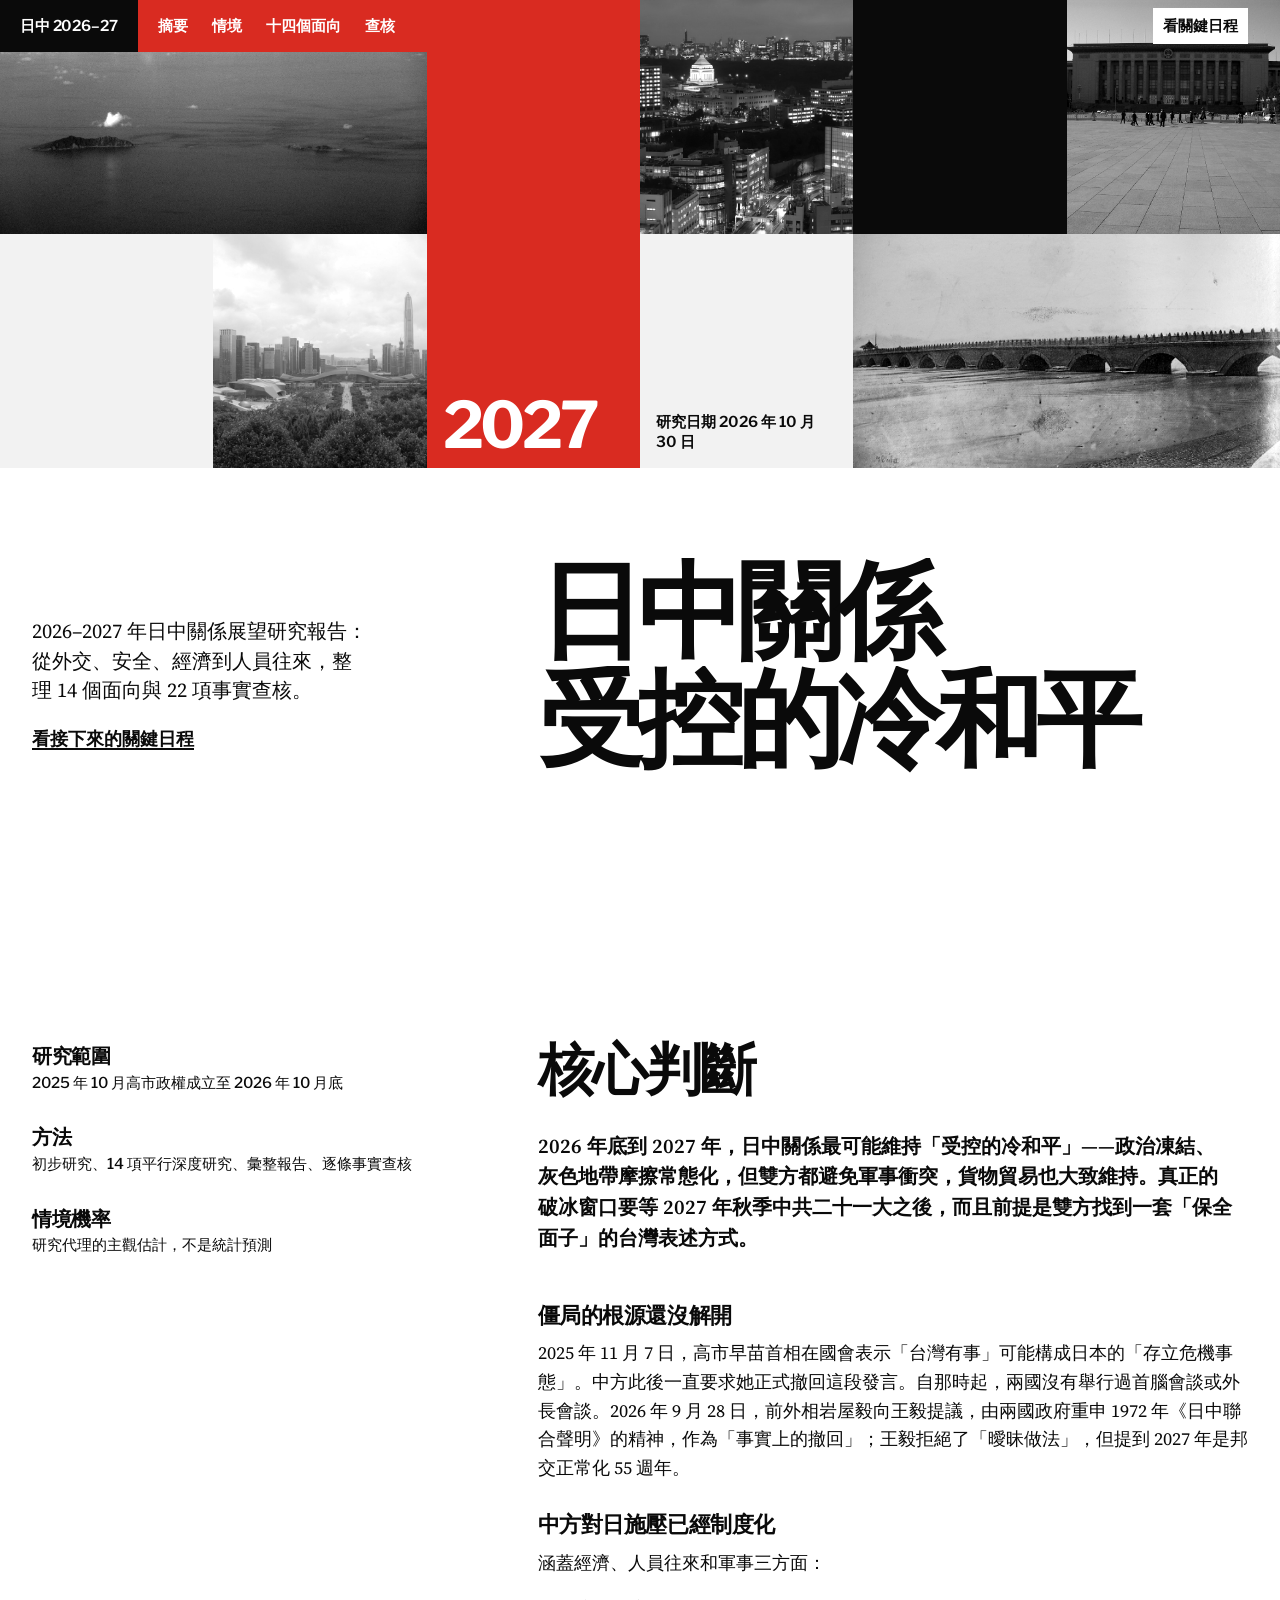
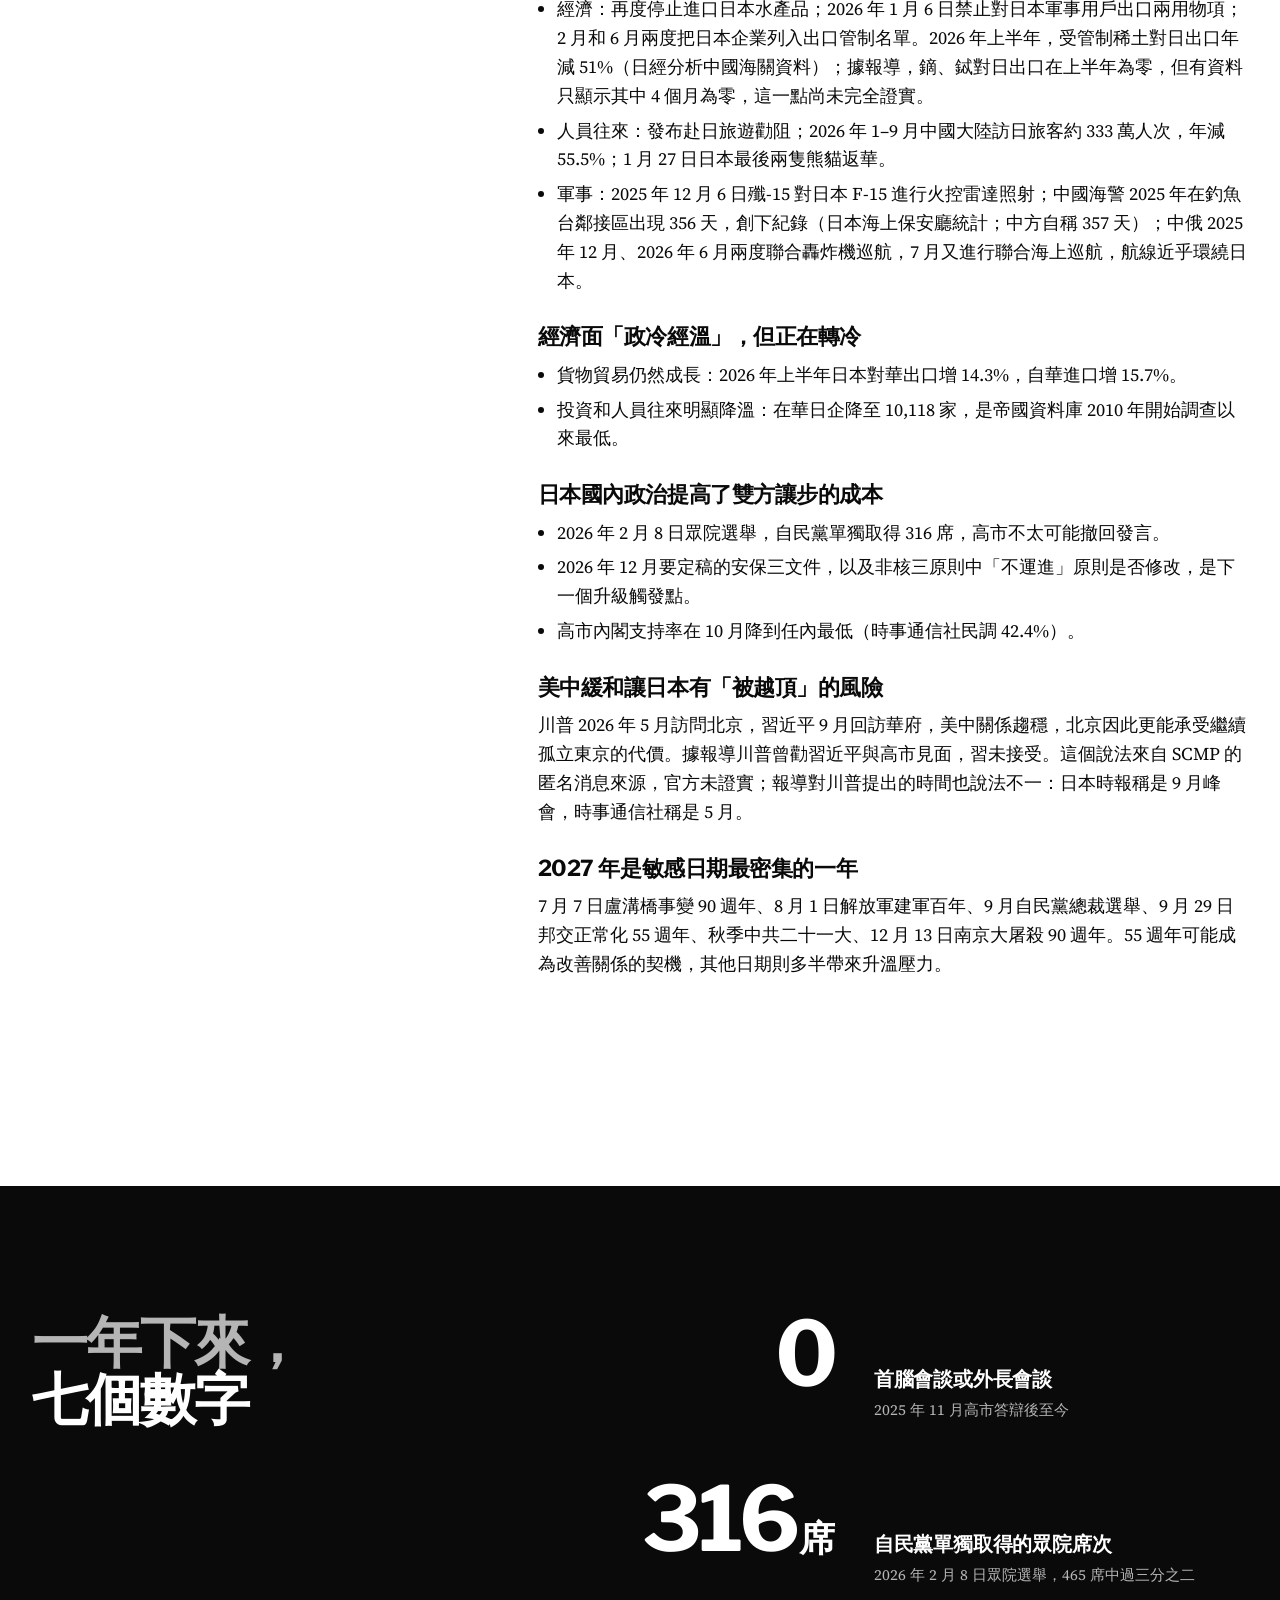
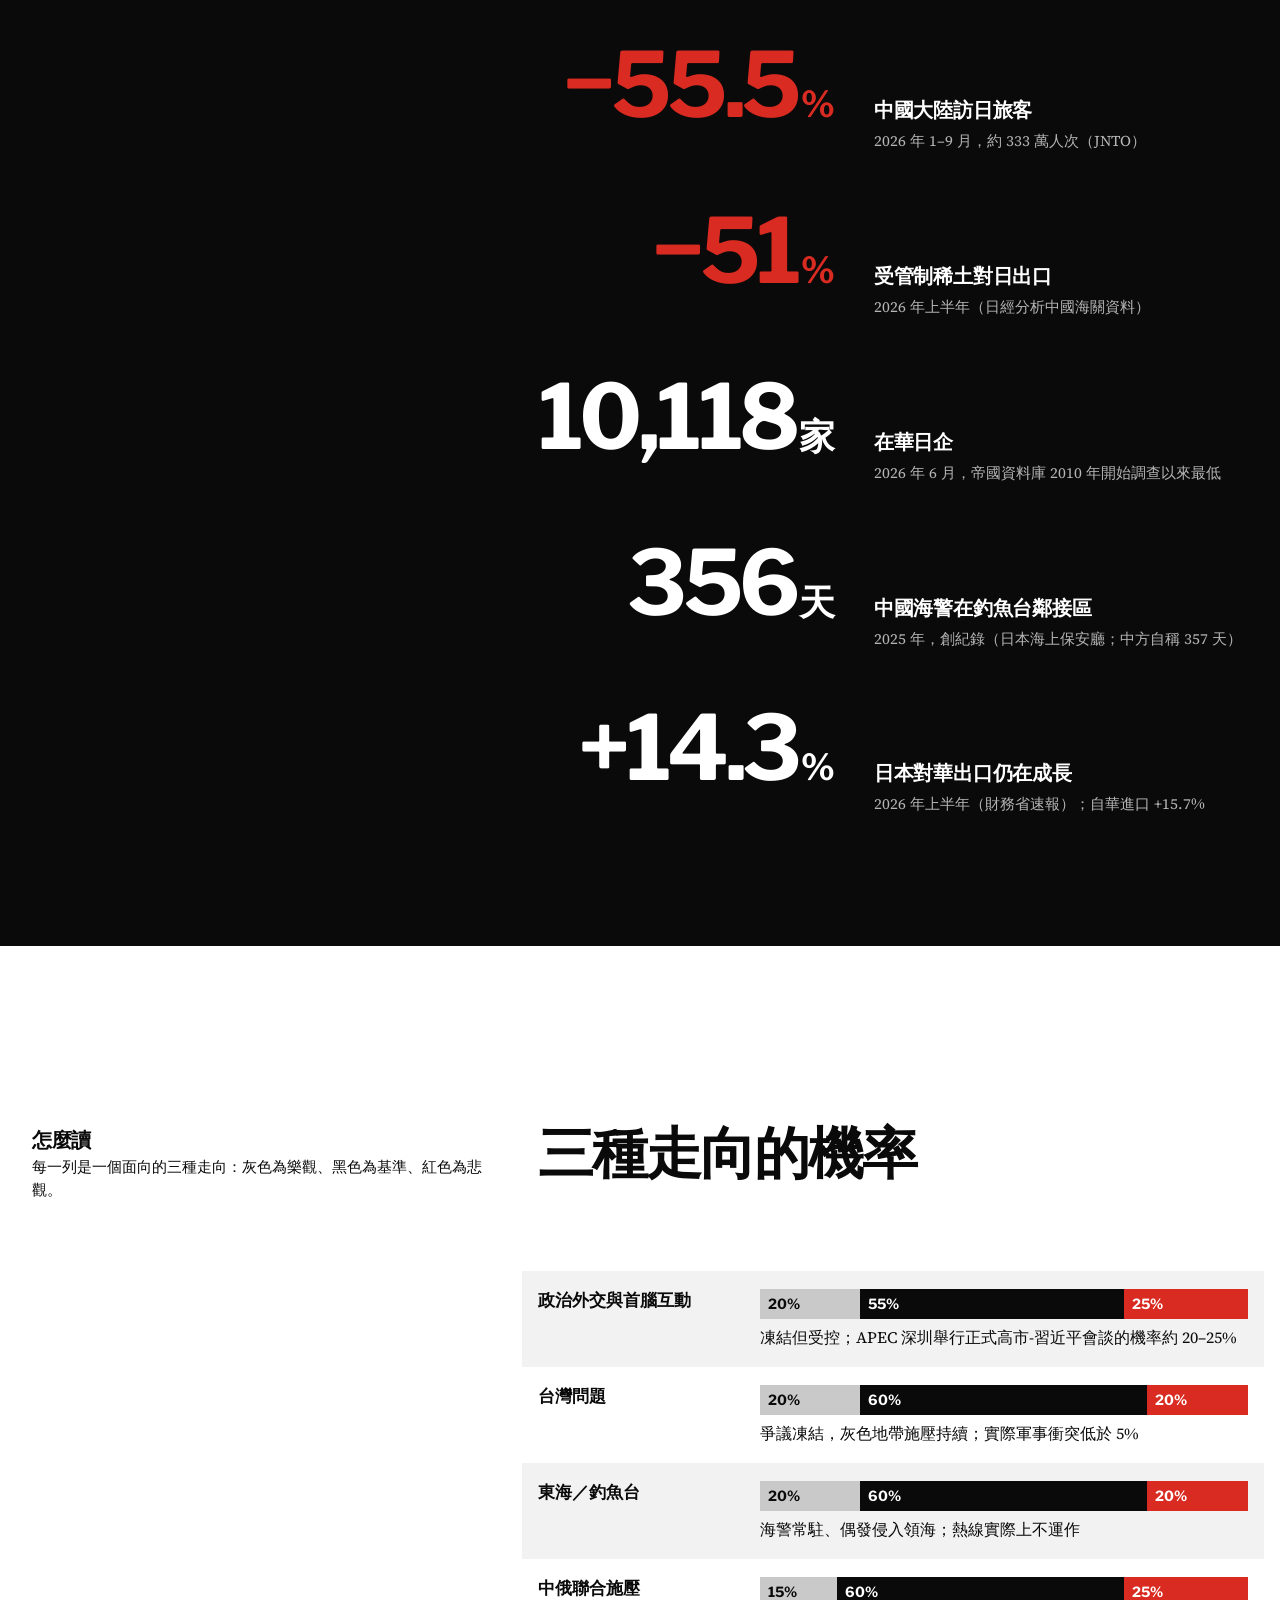
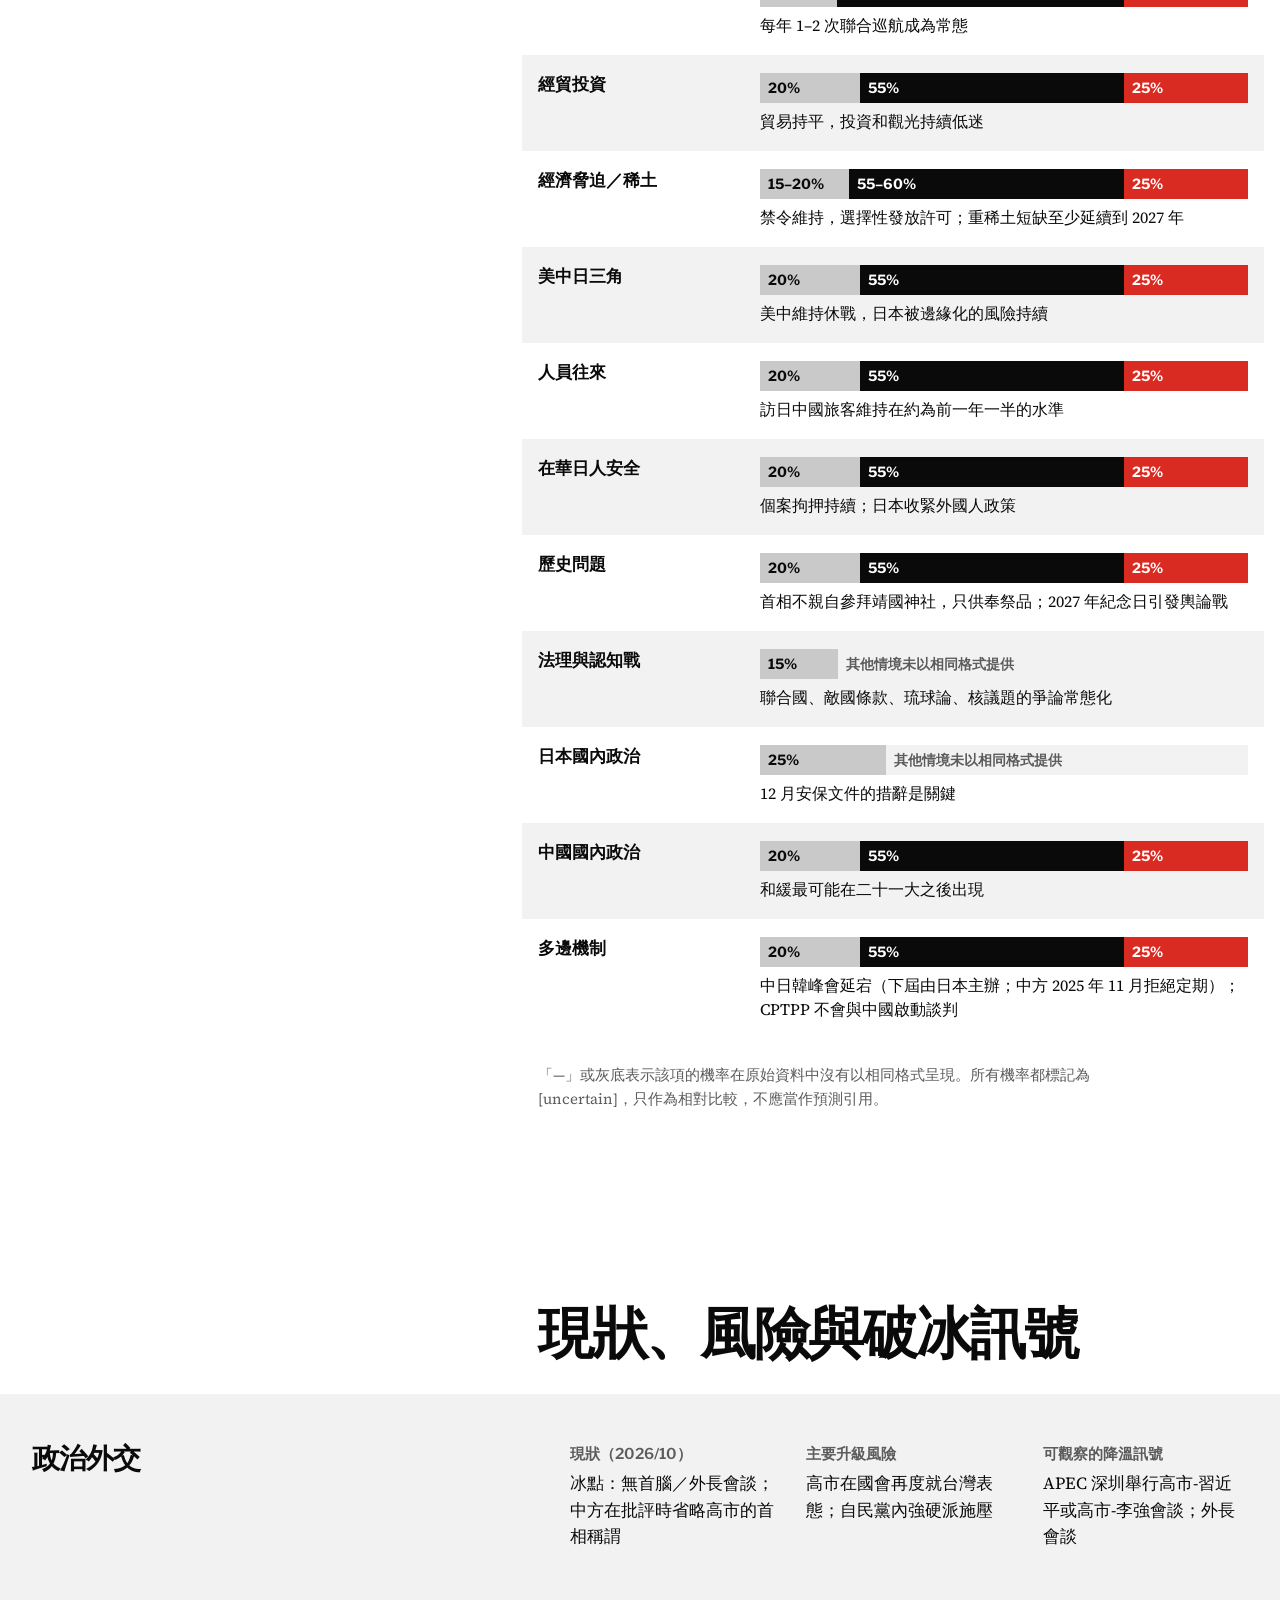
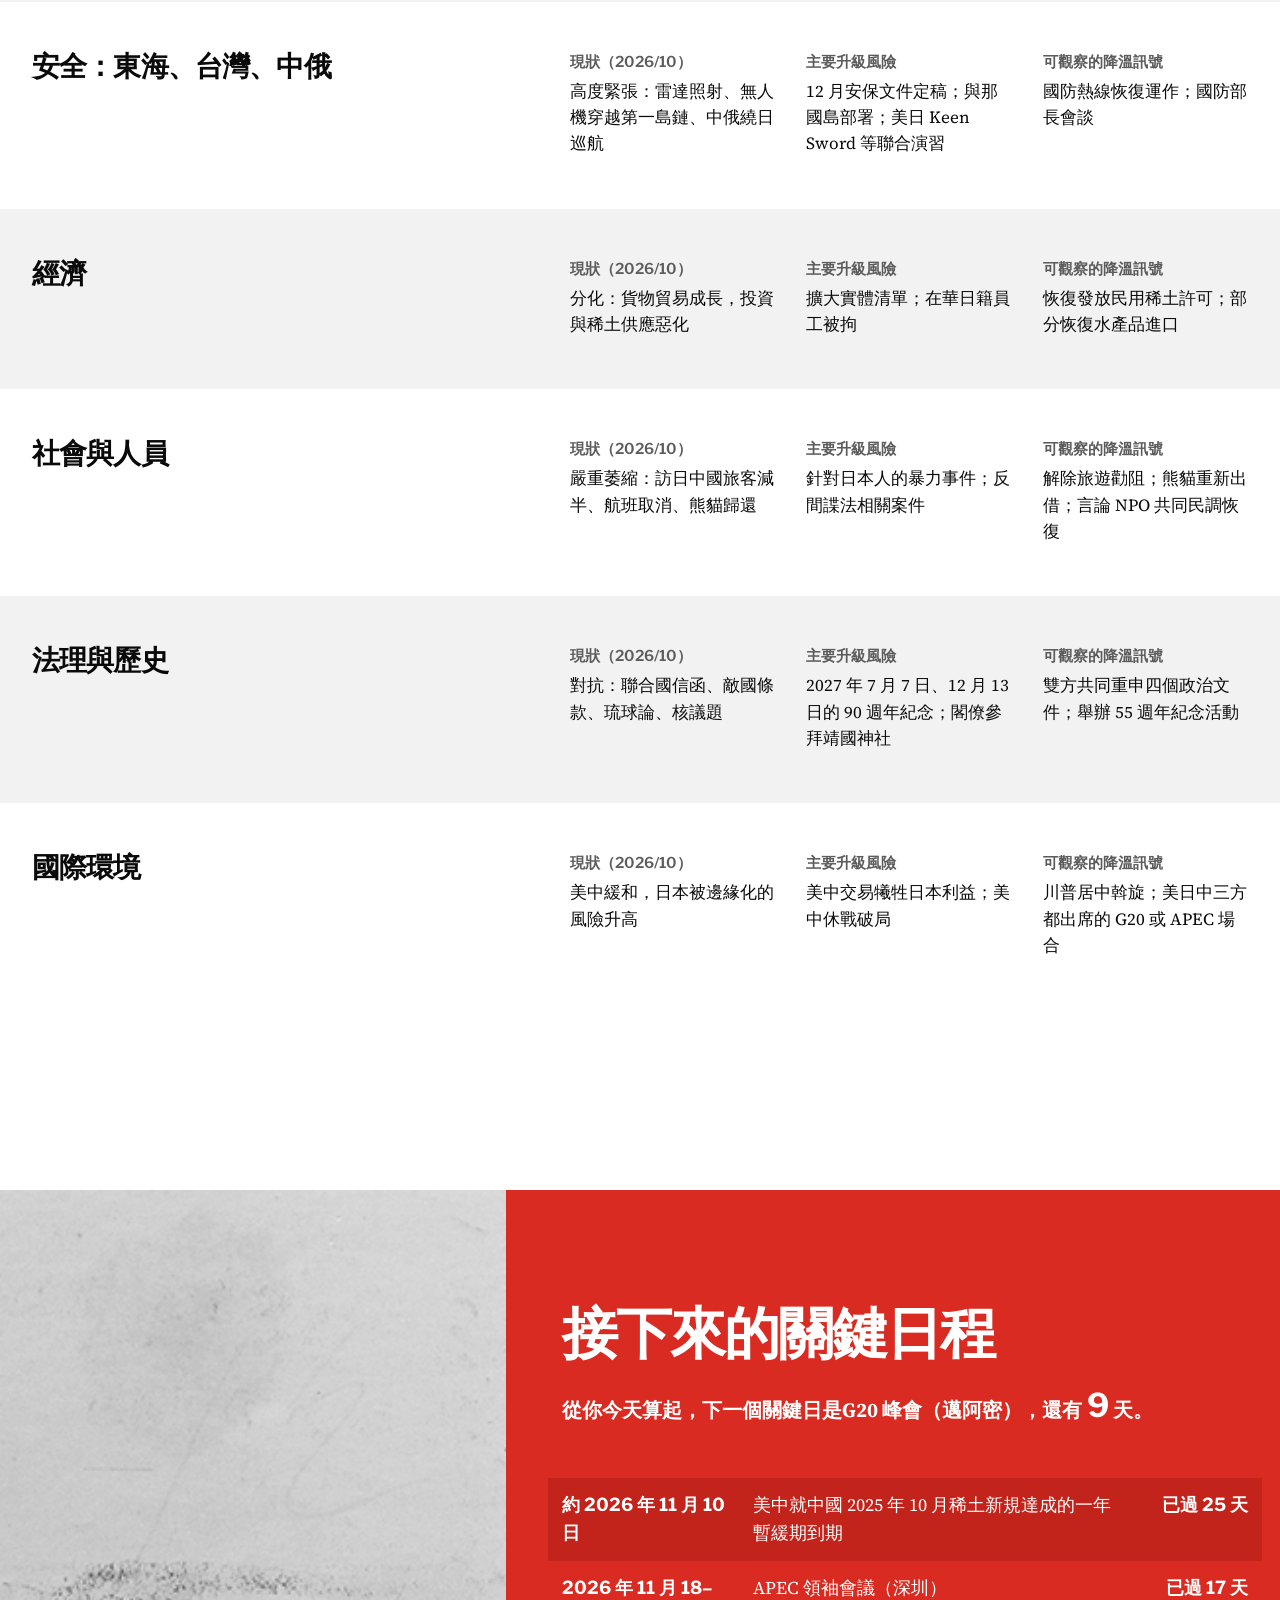
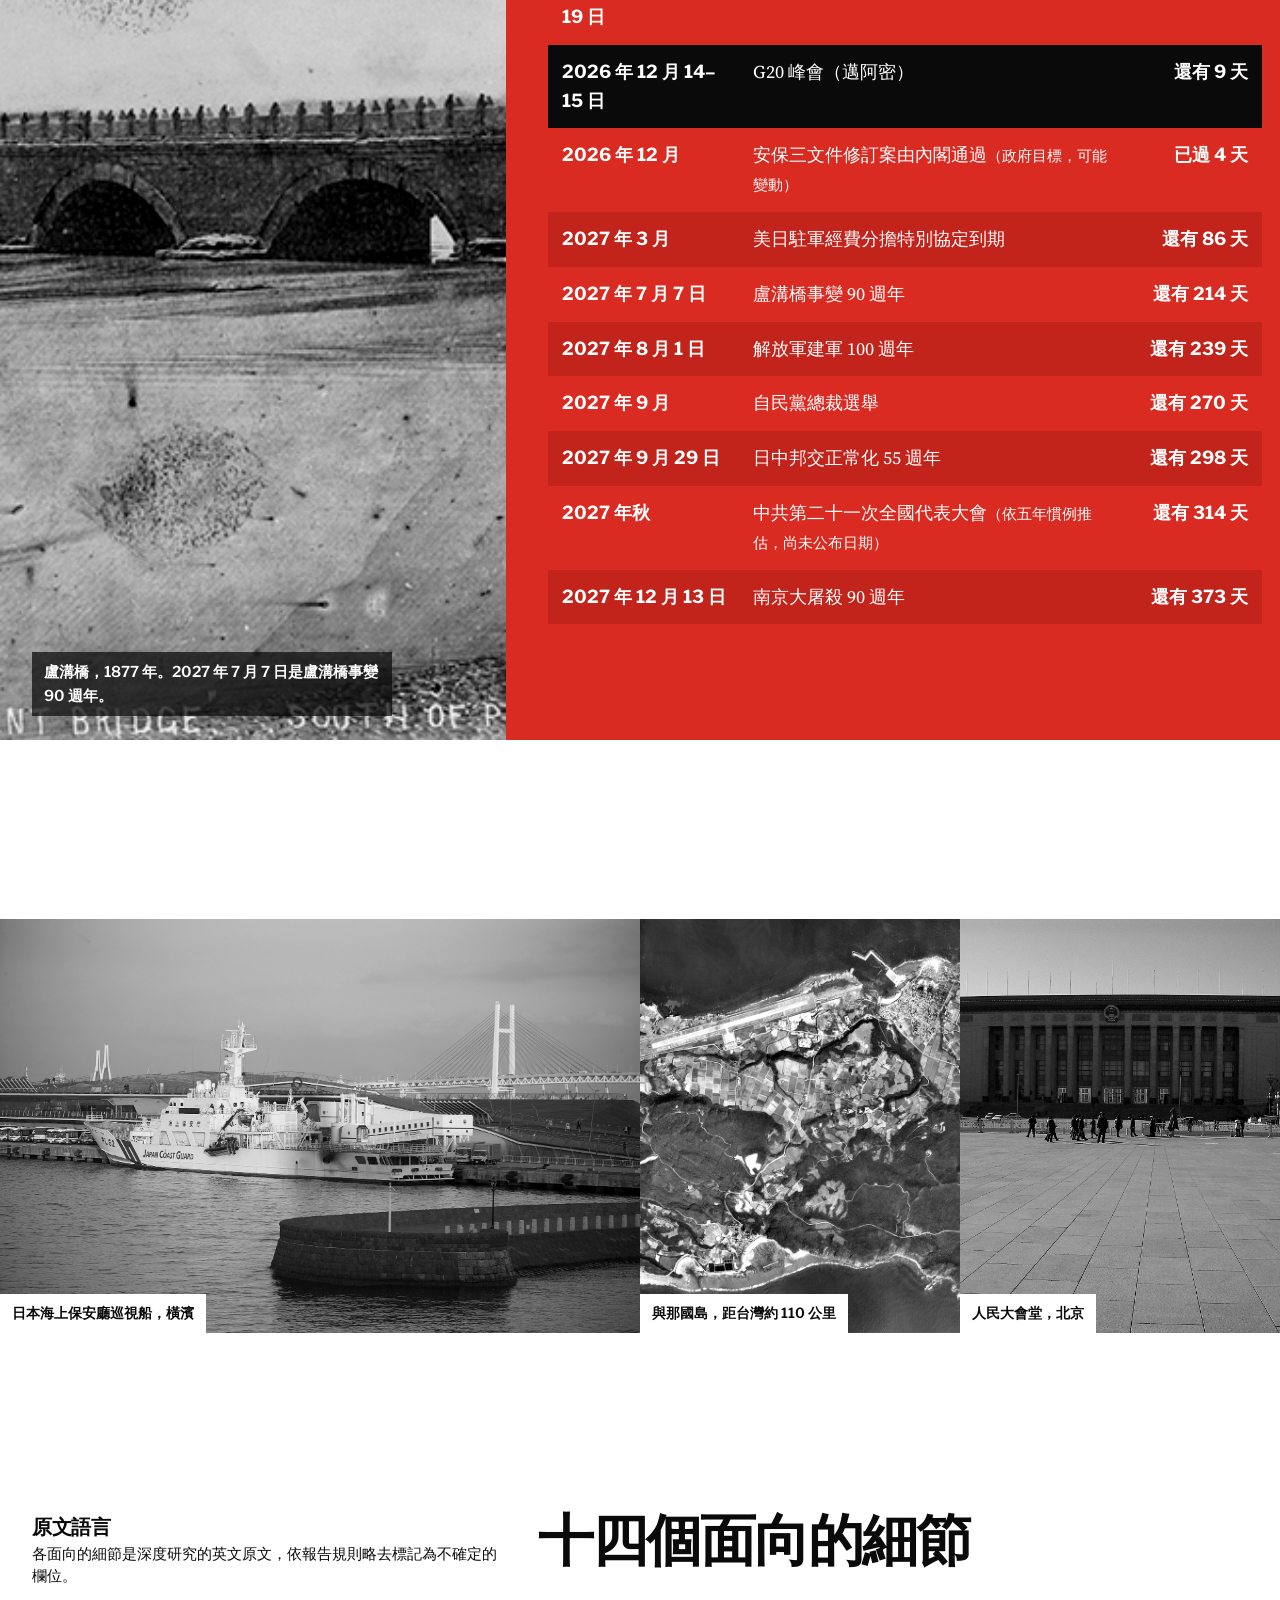
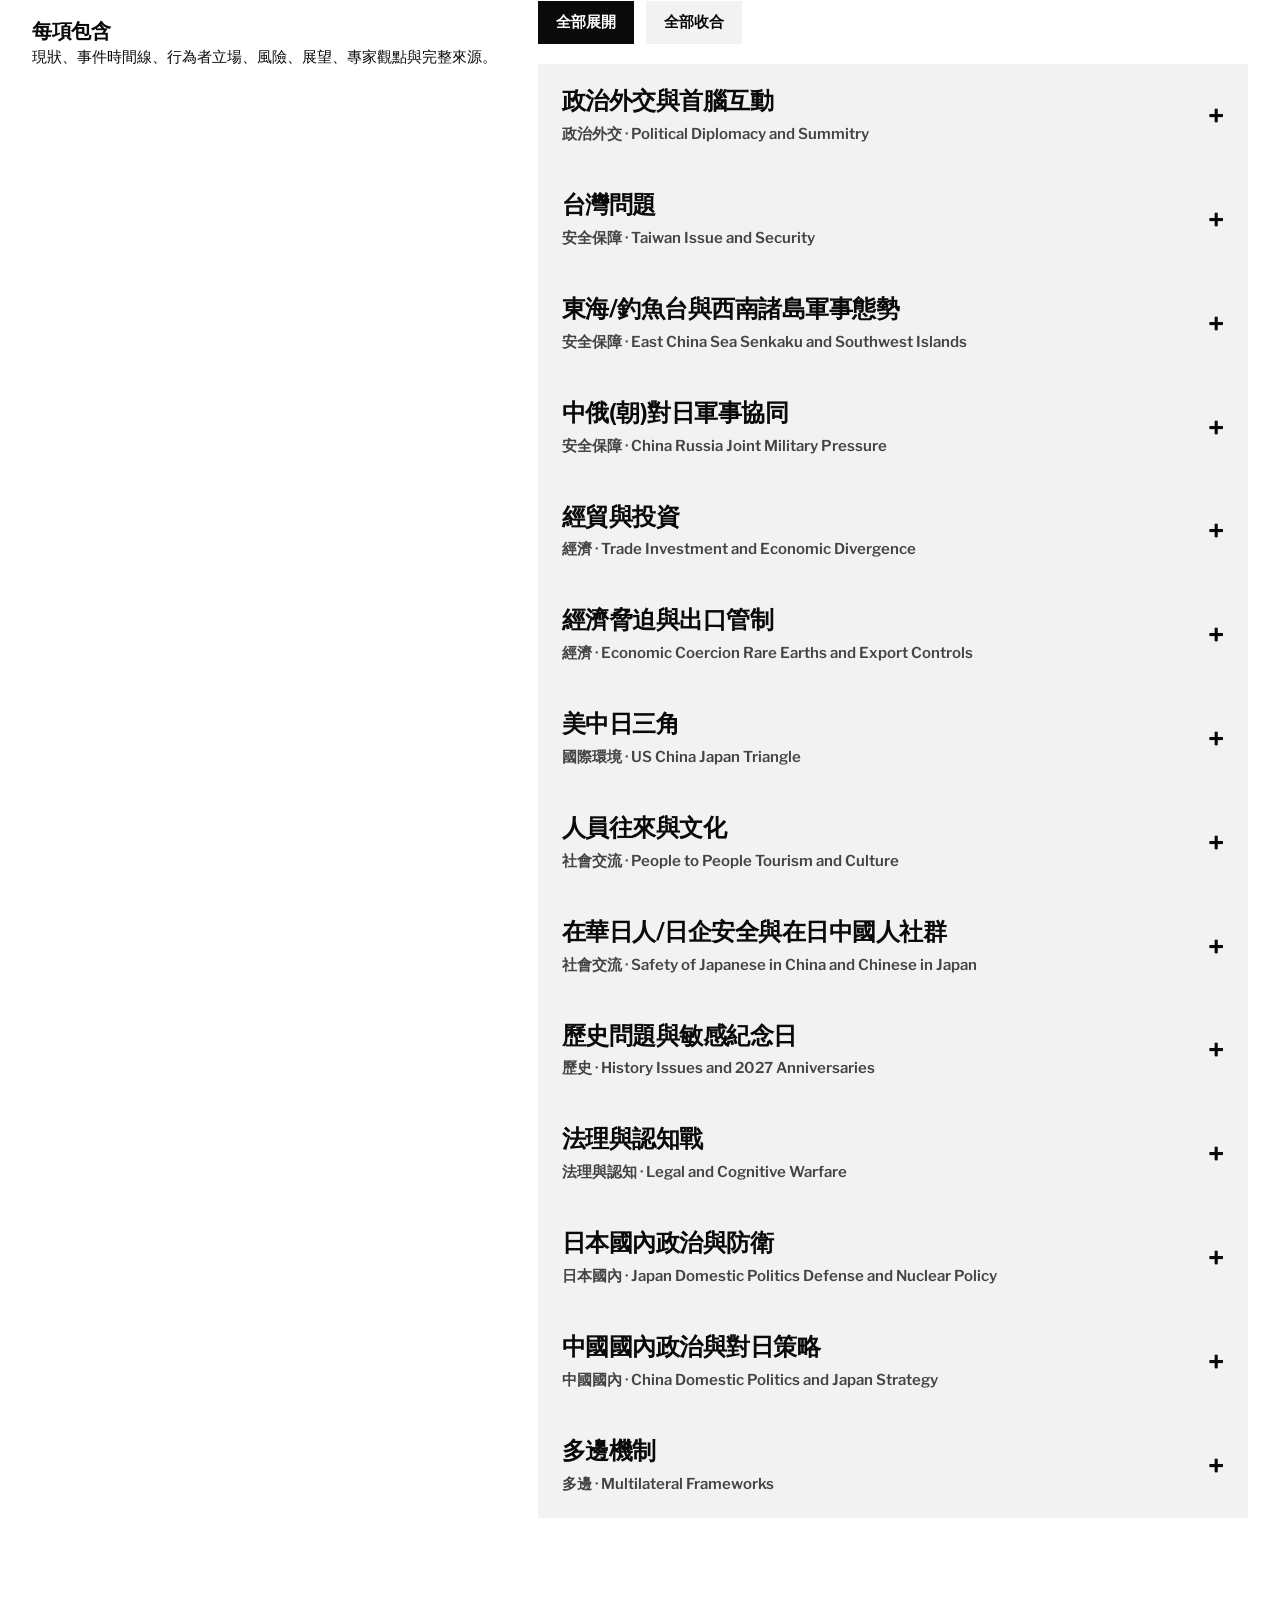
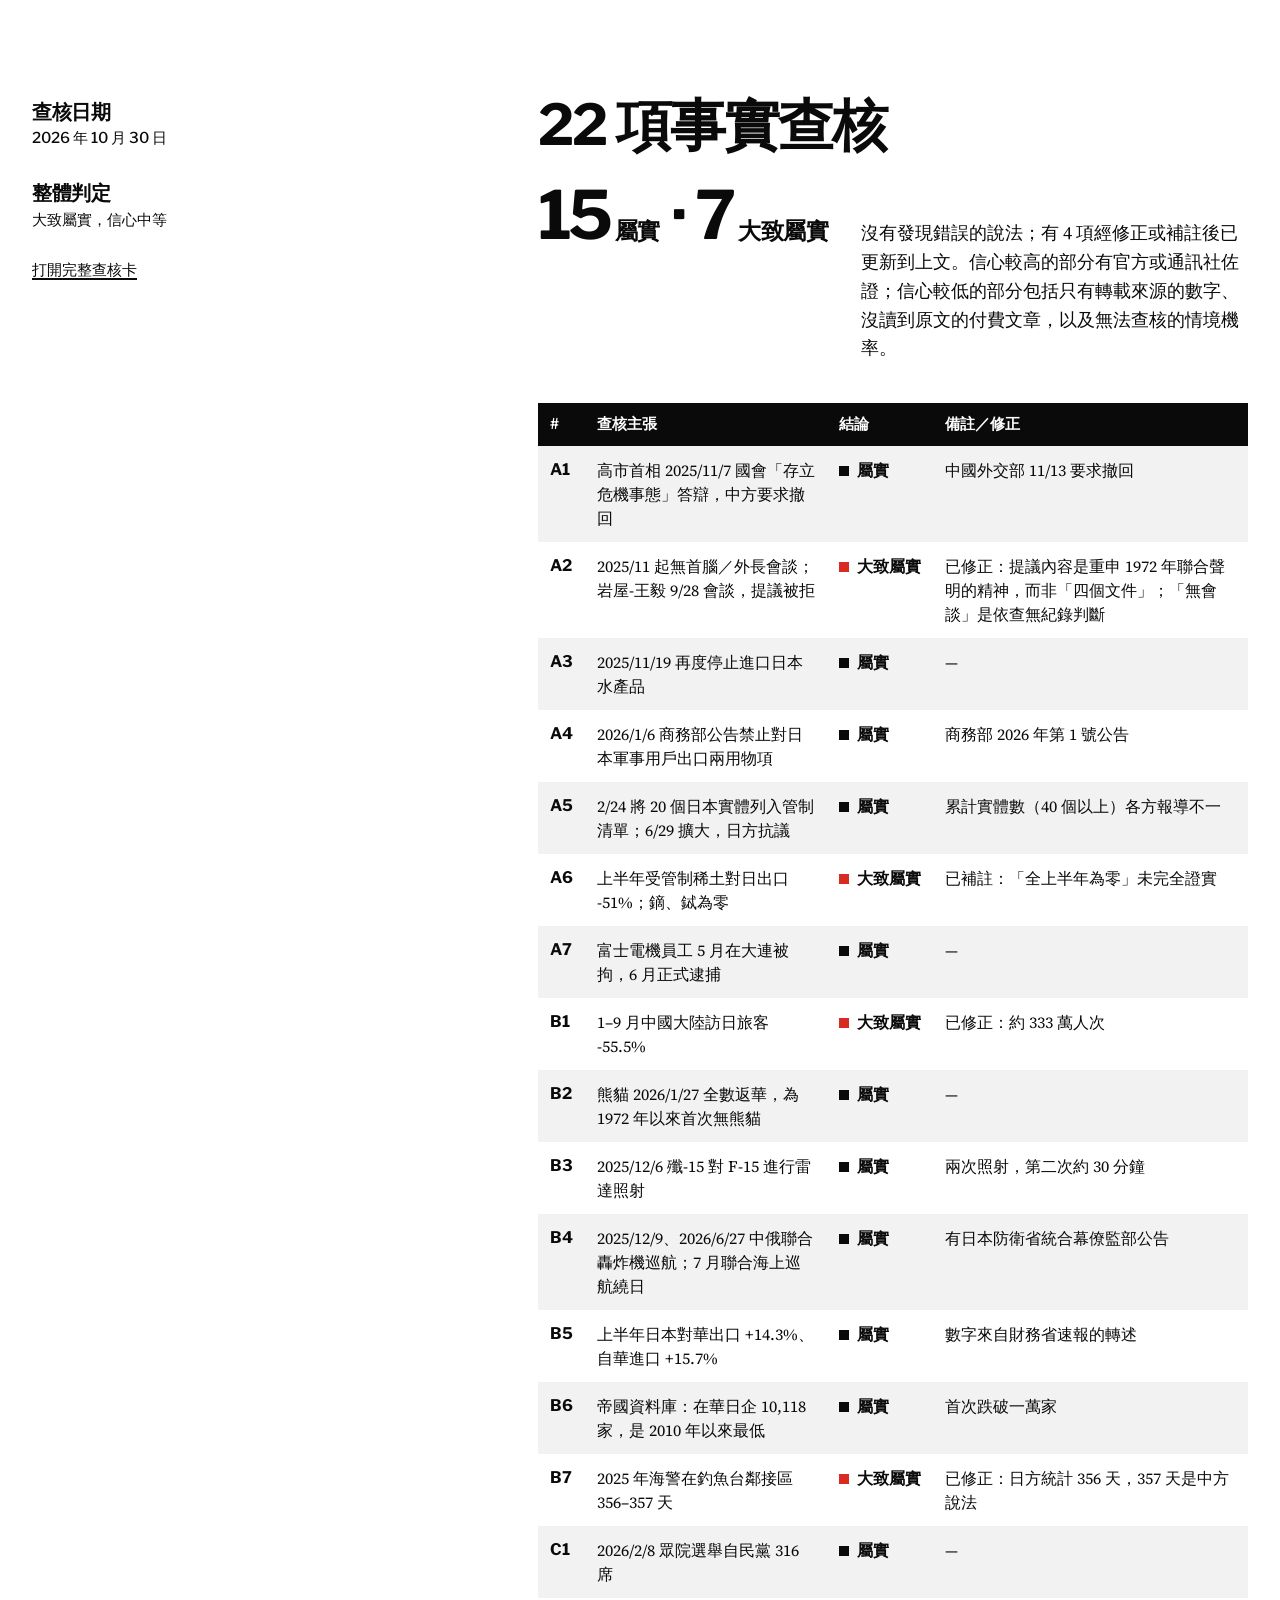
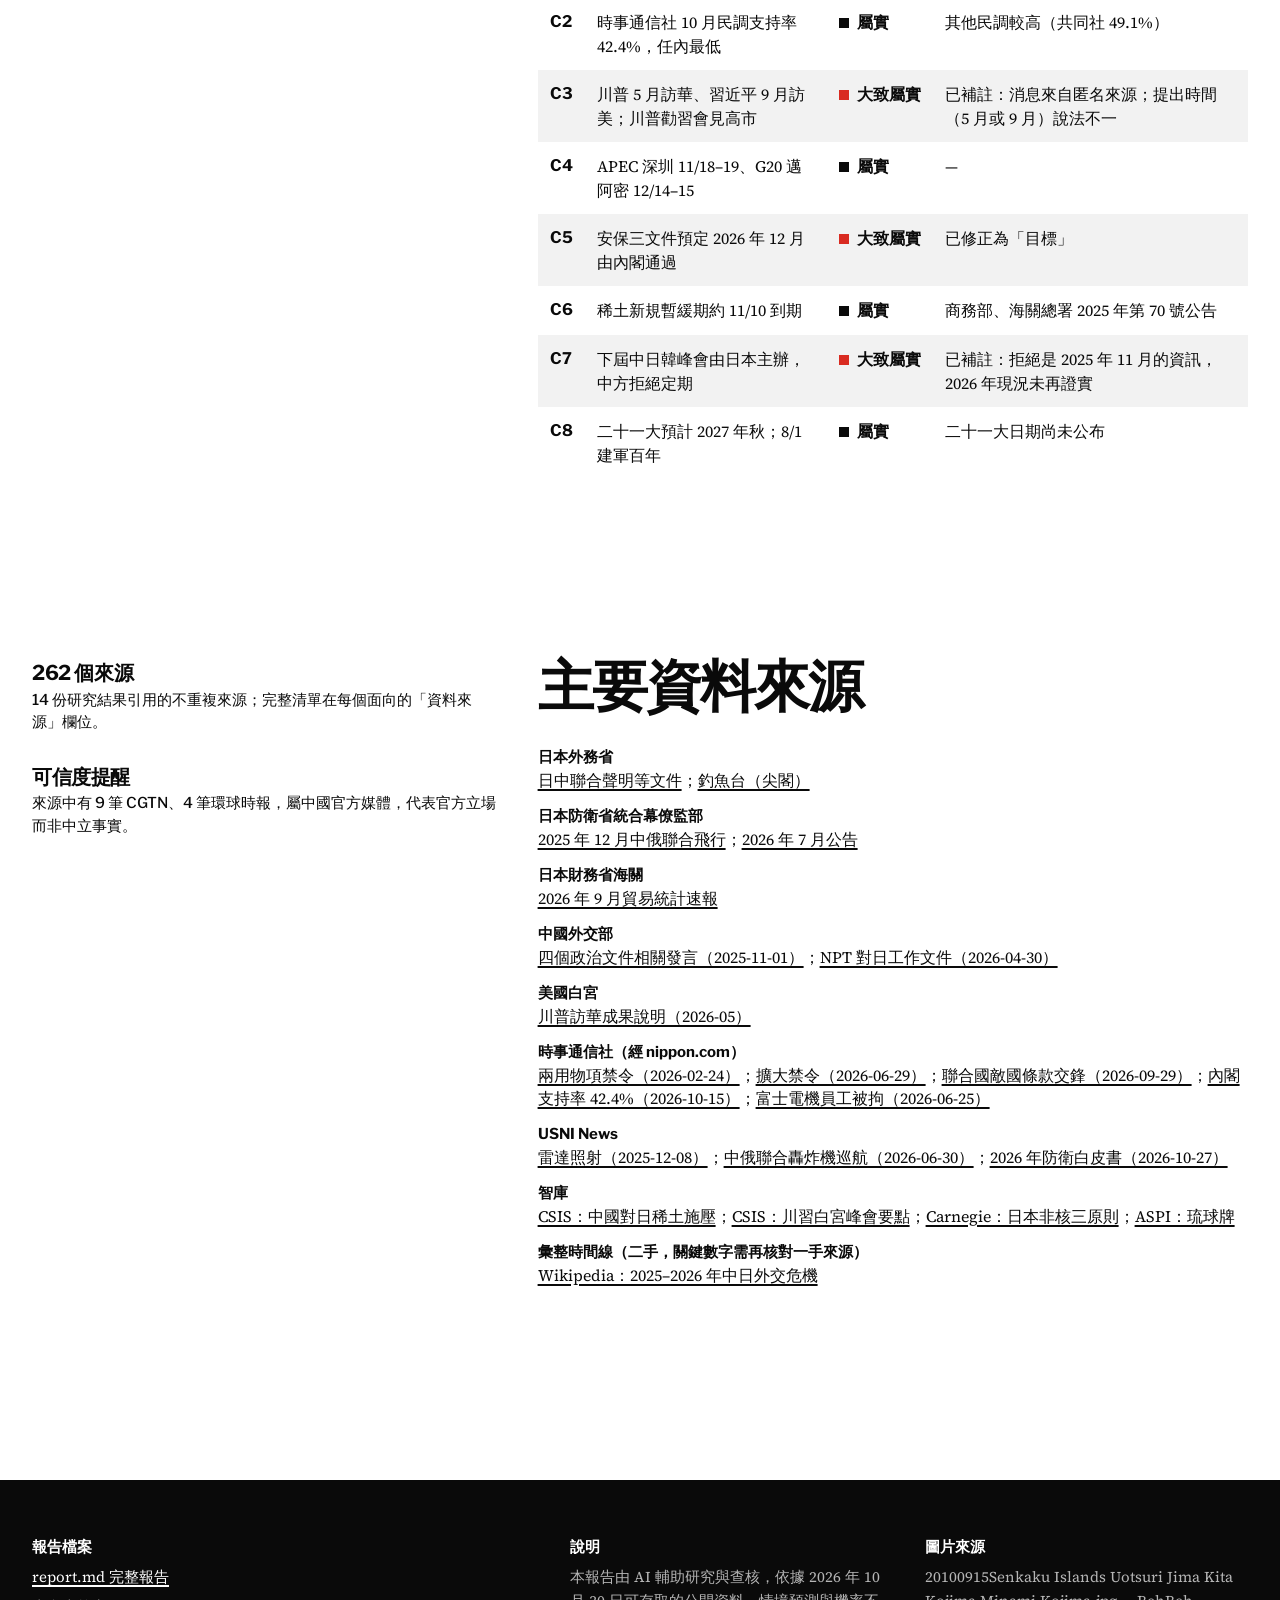
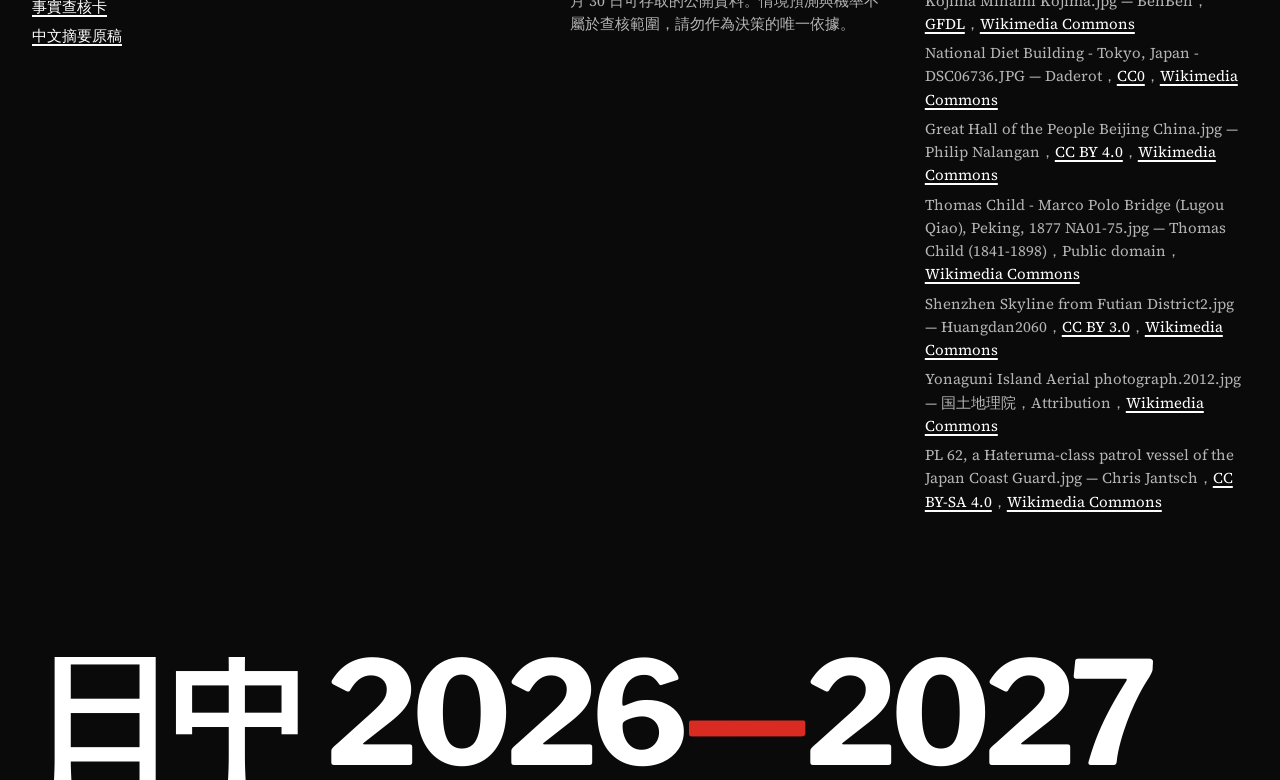
<file: index.html>
<!doctype html>
<html lang="zh-Hant-TW">
<head>
<meta charset="utf-8">
<meta name="viewport" content="width=device-width, initial-scale=1">
<title>日中關係 2026–2027 展望</title>
<meta name="description" content="2026–2027 年日中關係展望研究報告：14 個面向、262 個來源、22 項事實查核。">
<link rel="preconnect" href="https://fonts.googleapis.com">
<link rel="preconnect" href="https://fonts.gstatic.com" crossorigin>
<link href="https://fonts.googleapis.com/css2?family=Libre+Franklin:wght@500;600;700&family=Source+Serif+4:opsz,wght@8..60,400;8..60,600&display=swap" rel="stylesheet">
<link rel="stylesheet" href="assets/site.css">
</head>
<body>
<a class="skip" href="#summary">跳到內容</a>
<header class="masthead">
  <nav class="bar" aria-label="主要導覽">
    <a class="mark" href="#top">日中 2026–27</a>
    <div class="tab"><a href="#summary">摘要</a><a href="#scenarios">情境</a><a href="#dimensions">十四個面向</a><a href="#factcheck">查核</a></div>
    <a class="act" href="#calendar">看關鍵日程</a>
  </nav>
  <div class="mosaic" id="top" aria-hidden="false">
    <figure class="w2 drift"><img src="assets/img/senkaku.jpg" alt="釣魚台（尖閣）諸島空拍，魚釣島與南、北小島" loading="lazy"></figure>
    <div class="t-red h2 figure" aria-hidden="true">2027</div>
    <figure class=""><img src="assets/img/diet.jpg" alt="東京的日本國會議事堂" loading="lazy"></figure>
    <div class="t-ink"></div>
    <figure class="hide-s"><img src="assets/img/greathall.jpg" alt="北京人民大會堂" loading="lazy"></figure>
    <div class="t-grey hide-s"></div>
    <figure class=""><img src="assets/img/shenzhen.jpg" alt="深圳福田區天際線，2026 年 APEC 主辦城市" loading="lazy"></figure>
    <div class="note">研究日期 2026 年 10 月 30 日</div>
    <figure class="w2 hide-s"><img src="assets/img/lugou.jpg" alt="1877 年的盧溝橋，Thomas Child 攝" loading="lazy"></figure>
  </div>
  <div class="titleblock">
    <p class="standfirst rise">2026–2027 年日中關係展望研究報告：從外交、安全、經濟到人員往來，整理 14 個面向與 22 項事實查核。<br><a href="#calendar">看接下來的關鍵日程</a></p>
    <h1><span class="line"><span>日中關係</span></span><span class="line"><span style="--d:120ms">受控的冷和平</span></span></h1>
    <p class="facts rise"><span><b>14</b>個面向</span><span><b>262</b>個來源</span><span><b>22</b>項事實查核</span></p>
  </div>
</header>

<main>
<section id="summary" class="axis-page" aria-labelledby="h-summary">
  <aside class="side">
    <div class="sideblock rise"><b>研究範圍</b>2025 年 10 月高市政權成立至 2026 年 10 月底</div>
    <div class="sideblock rise"><b>方法</b>初步研究、14 項平行深度研究、彙整報告、逐條事實查核</div>
    <div class="sideblock rise"><b>情境機率</b>研究代理的主觀估計，不是統計預測</div>
  </aside>
  <div class="main">
    <h2 id="h-summary" class="rise">核心判斷</h2>
    <p class="lead rise">2026 年底到 2027 年，日中關係最可能維持「受控的冷和平」——政治凍結、灰色地帶摩擦常態化，但雙方都避免軍事衝突，貨物貿易也大致維持。真正的破冰窗口要等 2027 年秋季中共二十一大之後，而且前提是雙方找到一套「保全面子」的台灣表述方式。</p>
    <div class="cols2"><div class="point rise"><h3>僵局的根源還沒解開</h3><p>2025 年 11 月 7 日，高市早苗首相在國會表示「台灣有事」可能構成日本的「存立危機事態」。中方此後一直要求她正式撤回這段發言。自那時起，兩國沒有舉行過首腦會談或外長會談。2026 年 9 月 28 日，前外相岩屋毅向王毅提議，由兩國政府重申 1972 年《日中聯合聲明》的精神，作為「事實上的撤回」；王毅拒絕了「曖昧做法」，但提到 2027 年是邦交正常化 55 週年。</p></div><div class="point rise"><h3>中方對日施壓已經制度化</h3><p>涵蓋經濟、人員往來和軍事三方面：</p><ul><li>經濟：再度停止進口日本水產品；2026 年 1 月 6 日禁止對日本軍事用戶出口兩用物項；2 月和 6 月兩度把日本企業列入出口管制名單。2026 年上半年，受管制稀土對日出口年減 51%（日經分析中國海關資料）；據報導，鏑、鋱對日出口在上半年為零，但有資料只顯示其中 4 個月為零，這一點尚未完全證實。</li><li>人員往來：發布赴日旅遊勸阻；2026 年 1–9 月中國大陸訪日旅客約 333 萬人次，年減 55.5%；1 月 27 日日本最後兩隻熊貓返華。</li><li>軍事：2025 年 12 月 6 日殲-15 對日本 F-15 進行火控雷達照射；中國海警 2025 年在釣魚台鄰接區出現 356 天，創下紀錄（日本海上保安廳統計；中方自稱 357 天）；中俄 2025 年 12 月、2026 年 6 月兩度聯合轟炸機巡航，7 月又進行聯合海上巡航，航線近乎環繞日本。</li></ul></div><div class="point rise"><h3>經濟面「政冷經溫」，但正在轉冷</h3><ul><li>貨物貿易仍然成長：2026 年上半年日本對華出口增 14.3%，自華進口增 15.7%。</li><li>投資和人員往來明顯降溫：在華日企降至 10,118 家，是帝國資料庫 2010 年開始調查以來最低。</li></ul></div><div class="point rise"><h3>日本國內政治提高了雙方讓步的成本</h3><ul><li>2026 年 2 月 8 日眾院選舉，自民黨單獨取得 316 席，高市不太可能撤回發言。</li><li>2026 年 12 月要定稿的安保三文件，以及非核三原則中「不運進」原則是否修改，是下一個升級觸發點。</li><li>高市內閣支持率在 10 月降到任內最低（時事通信社民調 42.4%）。</li></ul></div><div class="point rise"><h3>美中緩和讓日本有「被越頂」的風險</h3><p>川普 2026 年 5 月訪問北京，習近平 9 月回訪華府，美中關係趨穩，北京因此更能承受繼續孤立東京的代價。據報導川普曾勸習近平與高市見面，習未接受。這個說法來自 SCMP 的匿名消息來源，官方未證實；報導對川普提出的時間也說法不一：日本時報稱是 9 月峰會，時事通信社稱是 5 月。</p></div><div class="point rise"><h3>2027 年是敏感日期最密集的一年</h3><p>7 月 7 日盧溝橋事變 90 週年、8 月 1 日解放軍建軍百年、9 月自民黨總裁選舉、9 月 29 日邦交正常化 55 週年、秋季中共二十一大、12 月 13 日南京大屠殺 90 週年。55 週年可能成為改善關係的契機，其他日期則多半帶來升溫壓力。</p></div></div>
  </div>
</section>

<section class="ledger" aria-labelledby="h-ledger">
  <h2 id="h-ledger" class="rise"><span class="soft">一年下來，</span>七個數字</h2>
  <dl><dt class="rise">0</dt><dd class="rise"><b>首腦會談或外長會談</b><span>2025 年 11 月高市答辯後至今</span></dd><dt class="rise">316<small>席</small></dt><dd class="rise"><b>自民黨單獨取得的眾院席次</b><span>2026 年 2 月 8 日眾院選舉，465 席中過三分之二</span></dd><dt class="rise red">−55.5<small>%</small></dt><dd class="rise"><b>中國大陸訪日旅客</b><span>2026 年 1–9 月，約 333 萬人次（JNTO）</span></dd><dt class="rise red">−51<small>%</small></dt><dd class="rise"><b>受管制稀土對日出口</b><span>2026 年上半年（日經分析中國海關資料）</span></dd><dt class="rise">10,118<small>家</small></dt><dd class="rise"><b>在華日企</b><span>2026 年 6 月，帝國資料庫 2010 年開始調查以來最低</span></dd><dt class="rise">356<small>天</small></dt><dd class="rise"><b>中國海警在釣魚台鄰接區</b><span>2025 年，創紀錄（日本海上保安廳；中方自稱 357 天）</span></dd><dt class="rise">+14.3<small>%</small></dt><dd class="rise"><b>日本對華出口仍在成長</b><span>2026 年上半年（財務省速報）；自華進口 +15.7%</span></dd></dl>
</section>

<section id="scenarios" class="axis-page" aria-labelledby="h-scen">
  <aside class="side">
    <div class="sideblock rise"><b>怎麼讀</b>每一列是一個面向的三種走向：灰色為樂觀、黑色為基準、紅色為悲觀。</div>
  </aside>
  <div class="main">
    <h2 id="h-scen" class="rise">三種走向的機率</h2>
    <p class="legend rise"><span><i class="sw-o"></i>樂觀</span><span><i class="sw-b"></i>基準</span><span><i class="sw-p"></i>悲觀</span></p>
    <ol class="scen" data-ui><li><span class="name">政治外交與首腦互動</span><span class="bar3" role="img" aria-label="樂觀 20%，基準 55%，悲觀 25%"><span class="o" style="flex:20">20%</span><span class="b" style="flex:55">55%</span><span class="p" style="flex:25">25%</span></span><span class="desc">凍結但受控；APEC 深圳舉行正式高市-習近平會談的機率約 20–25%</span></li>
<li><span class="name">台灣問題</span><span class="bar3" role="img" aria-label="樂觀 20%，基準 60%，悲觀 20%"><span class="o" style="flex:20">20%</span><span class="b" style="flex:60">60%</span><span class="p" style="flex:20">20%</span></span><span class="desc">爭議凍結，灰色地帶施壓持續；實際軍事衝突低於 5%</span></li>
<li><span class="name">東海／釣魚台</span><span class="bar3" role="img" aria-label="樂觀 20%，基準 60%，悲觀 20%"><span class="o" style="flex:20">20%</span><span class="b" style="flex:60">60%</span><span class="p" style="flex:20">20%</span></span><span class="desc">海警常駐、偶發侵入領海；熱線實際上不運作</span></li>
<li><span class="name">中俄聯合施壓</span><span class="bar3" role="img" aria-label="樂觀 15%，基準 60%，悲觀 25%"><span class="o" style="flex:15">15%</span><span class="b" style="flex:60">60%</span><span class="p" style="flex:25">25%</span></span><span class="desc">每年 1–2 次聯合巡航成為常態</span></li>
<li><span class="name">經貿投資</span><span class="bar3" role="img" aria-label="樂觀 20%，基準 55%，悲觀 25%"><span class="o" style="flex:20">20%</span><span class="b" style="flex:55">55%</span><span class="p" style="flex:25">25%</span></span><span class="desc">貿易持平，投資和觀光持續低迷</span></li>
<li><span class="name">經濟脅迫／稀土</span><span class="bar3" role="img" aria-label="樂觀 15–20%，基準 55–60%，悲觀 25%"><span class="o" style="flex:17.5">15–20%</span><span class="b" style="flex:57.5">55–60%</span><span class="p" style="flex:25">25%</span></span><span class="desc">禁令維持，選擇性發放許可；重稀土短缺至少延續到 2027 年</span></li>
<li><span class="name">美中日三角</span><span class="bar3" role="img" aria-label="樂觀 20%，基準 55%，悲觀 25%"><span class="o" style="flex:20">20%</span><span class="b" style="flex:55">55%</span><span class="p" style="flex:25">25%</span></span><span class="desc">美中維持休戰，日本被邊緣化的風險持續</span></li>
<li><span class="name">人員往來</span><span class="bar3" role="img" aria-label="樂觀 20%，基準 55%，悲觀 25%"><span class="o" style="flex:20">20%</span><span class="b" style="flex:55">55%</span><span class="p" style="flex:25">25%</span></span><span class="desc">訪日中國旅客維持在約為前一年一半的水準</span></li>
<li><span class="name">在華日人安全</span><span class="bar3" role="img" aria-label="樂觀 20%，基準 55%，悲觀 25%"><span class="o" style="flex:20">20%</span><span class="b" style="flex:55">55%</span><span class="p" style="flex:25">25%</span></span><span class="desc">個案拘押持續；日本收緊外國人政策</span></li>
<li><span class="name">歷史問題</span><span class="bar3" role="img" aria-label="樂觀 20%，基準 55%，悲觀 25%"><span class="o" style="flex:20">20%</span><span class="b" style="flex:55">55%</span><span class="p" style="flex:25">25%</span></span><span class="desc">首相不親自參拜靖國神社，只供奉祭品；2027 年紀念日引發輿論戰</span></li>
<li><span class="name">法理與認知戰</span><span class="bar3" role="img" aria-label="樂觀 15%，基準與悲觀未提供"><span class="o" style="flex:15">15%</span><span class="na" style="flex:85">其他情境未以相同格式提供</span></span><span class="desc">聯合國、敵國條款、琉球論、核議題的爭論常態化</span></li>
<li><span class="name">日本國內政治</span><span class="bar3" role="img" aria-label="樂觀 25%，基準與悲觀未提供"><span class="o" style="flex:25">25%</span><span class="na" style="flex:75">其他情境未以相同格式提供</span></span><span class="desc">12 月安保文件的措辭是關鍵</span></li>
<li><span class="name">中國國內政治</span><span class="bar3" role="img" aria-label="樂觀 20%，基準 55%，悲觀 25%"><span class="o" style="flex:20">20%</span><span class="b" style="flex:55">55%</span><span class="p" style="flex:25">25%</span></span><span class="desc">和緩最可能在二十一大之後出現</span></li>
<li><span class="name">多邊機制</span><span class="bar3" role="img" aria-label="樂觀 20%，基準 55%，悲觀 25%"><span class="o" style="flex:20">20%</span><span class="b" style="flex:55">55%</span><span class="p" style="flex:25">25%</span></span><span class="desc">中日韓峰會延宕（下屆由日本主辦；中方 2025 年 11 月拒絕定期）；CPTPP 不會與中國啟動談判</span></li></ol>
    <p class="figure-note rise">「—」或灰底表示該項的機率在原始資料中沒有以相同格式呈現。所有機率都標記為 [uncertain]，只作為相對比較，不應當作預測引用。</p>
  </div>
</section>

<section class="bands" aria-labelledby="h-bands">
  <h2 id="h-bands" class="rise">現狀、風險與破冰訊號</h2>
  <div class="band"><h3 class="rise">政治外交</h3><div class="cell rise"><b>現狀（2026/10）</b><p>冰點：無首腦／外長會談；中方在批評時省略高市的首相稱謂</p></div><div class="cell rise"><b>主要升級風險</b><p>高市在國會再度就台灣表態；自民黨內強硬派施壓</p></div><div class="cell rise"><b>可觀察的降溫訊號</b><p>APEC 深圳舉行高市-習近平或高市-李強會談；外長會談</p></div></div><div class="band"><h3 class="rise">安全：東海、台灣、中俄</h3><div class="cell rise"><b>現狀（2026/10）</b><p>高度緊張：雷達照射、無人機穿越第一島鏈、中俄繞日巡航</p></div><div class="cell rise"><b>主要升級風險</b><p>12 月安保文件定稿；與那國島部署；美日 Keen Sword 等聯合演習</p></div><div class="cell rise"><b>可觀察的降溫訊號</b><p>國防熱線恢復運作；國防部長會談</p></div></div><div class="band"><h3 class="rise">經濟</h3><div class="cell rise"><b>現狀（2026/10）</b><p>分化：貨物貿易成長，投資與稀土供應惡化</p></div><div class="cell rise"><b>主要升級風險</b><p>擴大實體清單；在華日籍員工被拘</p></div><div class="cell rise"><b>可觀察的降溫訊號</b><p>恢復發放民用稀土許可；部分恢復水產品進口</p></div></div><div class="band"><h3 class="rise">社會與人員</h3><div class="cell rise"><b>現狀（2026/10）</b><p>嚴重萎縮：訪日中國旅客減半、航班取消、熊貓歸還</p></div><div class="cell rise"><b>主要升級風險</b><p>針對日本人的暴力事件；反間諜法相關案件</p></div><div class="cell rise"><b>可觀察的降溫訊號</b><p>解除旅遊勸阻；熊貓重新出借；言論 NPO 共同民調恢復</p></div></div><div class="band"><h3 class="rise">法理與歷史</h3><div class="cell rise"><b>現狀（2026/10）</b><p>對抗：聯合國信函、敵國條款、琉球論、核議題</p></div><div class="cell rise"><b>主要升級風險</b><p>2027 年 7 月 7 日、12 月 13 日的 90 週年紀念；閣僚參拜靖國神社</p></div><div class="cell rise"><b>可觀察的降溫訊號</b><p>雙方共同重申四個政治文件；舉辦 55 週年紀念活動</p></div></div><div class="band"><h3 class="rise">國際環境</h3><div class="cell rise"><b>現狀（2026/10）</b><p>美中緩和，日本被邊緣化的風險升高</p></div><div class="cell rise"><b>主要升級風險</b><p>美中交易犧牲日本利益；美中休戰破局</p></div><div class="cell rise"><b>可觀察的降溫訊號</b><p>川普居中斡旋；美日中三方都出席的 G20 或 APEC 場合</p></div></div>
</section>

<section id="calendar" class="calendar" aria-labelledby="h-cal">
  <figure>
    <img src="assets/img/lugou.jpg" alt="1877 年的盧溝橋，北京南郊" loading="lazy">
    <figcaption>盧溝橋，1877 年。2027 年 7 月 7 日是盧溝橋事變 90 週年。</figcaption>
  </figure>
  <div class="inner">
    <h2 id="h-cal" class="rise">接下來的關鍵日程</h2>
    <p class="next rise" id="next-date">2026 年 11 月到 2027 年 12 月，有 11 個可能讓關係升溫或破冰的日子。</p>
    <ol class="dates"><li data-date="2026-11-10" class="rise"><time datetime="2026-11-10">約 2026 年 11 月 10 日</time><span class="what">美中就中國 2025 年 10 月稀土新規達成的一年暫緩期到期</span><span class="left"></span></li><li data-date="2026-11-18" class="rise"><time datetime="2026-11-18">2026 年 11 月 18–19 日</time><span class="what">APEC 領袖會議（深圳）</span><span class="left"></span></li><li data-date="2026-12-14" class="rise"><time datetime="2026-12-14">2026 年 12 月 14–15 日</time><span class="what">G20 峰會（邁阿密）</span><span class="left"></span></li><li data-date="2026-12-01" class="rise"><time datetime="2026-12-01">2026 年 12 月</time><span class="what">安保三文件修訂案由內閣通過<span class=tag>（政府目標，可能變動）</span></span><span class="left"></span></li><li data-date="2027-03-01" class="rise"><time datetime="2027-03-01">2027 年 3 月</time><span class="what">美日駐軍經費分擔特別協定到期</span><span class="left"></span></li><li data-date="2027-07-07" class="rise"><time datetime="2027-07-07">2027 年 7 月 7 日</time><span class="what">盧溝橋事變 90 週年</span><span class="left"></span></li><li data-date="2027-08-01" class="rise"><time datetime="2027-08-01">2027 年 8 月 1 日</time><span class="what">解放軍建軍 100 週年</span><span class="left"></span></li><li data-date="2027-09-01" class="rise"><time datetime="2027-09-01">2027 年 9 月</time><span class="what">自民黨總裁選舉</span><span class="left"></span></li><li data-date="2027-09-29" class="rise"><time datetime="2027-09-29">2027 年 9 月 29 日</time><span class="what">日中邦交正常化 55 週年</span><span class="left"></span></li><li data-date="2027-10-15" class="rise"><time datetime="2027-10-15">2027 年秋</time><span class="what">中共第二十一次全國代表大會<span class=tag>（依五年慣例推估，尚未公布日期）</span></span><span class="left"></span></li><li data-date="2027-12-13" class="rise"><time datetime="2027-12-13">2027 年 12 月 13 日</time><span class="what">南京大屠殺 90 週年</span><span class="left"></span></li></ol>
  </div>
</section>

<div class="strip" aria-label="安全與地緣的現場">
  <figure><img src="assets/img/coastguard.jpg" alt="日本海上保安廳 PL 62 巡視船停靠橫濱港" loading="lazy"><figcaption>日本海上保安廳巡視船，橫濱</figcaption></figure>
  <figure><img src="assets/img/yonaguni.jpg" alt="與那國島空拍" loading="lazy"><figcaption>與那國島，距台灣約 110 公里</figcaption></figure>
  <figure><img src="assets/img/greathall.jpg" alt="北京人民大會堂外觀" loading="lazy"><figcaption>人民大會堂，北京</figcaption></figure>
</div>

<section id="dimensions" class="axis-page" aria-labelledby="h-dim">
  <aside class="side">
    <div class="sideblock rise"><b>原文語言</b>各面向的細節是深度研究的英文原文，依報告規則略去標記為不確定的欄位。</div>
    <div class="sideblock rise"><b>每項包含</b>現狀、事件時間線、行為者立場、風險、展望、專家觀點與完整來源。</div>
  </aside>
  <div class="main">
    <h2 id="h-dim" class="rise">十四個面向的細節</h2>
    <div class="tools rise"><button class="btn" type="button" data-toggle-all="open">全部展開</button><button class="btn alt" type="button" data-toggle-all="close">全部收合</button></div>
    <ul class="items">
<li><details class="item rise" id="political_diplomacy_and_summitry"><summary><span><span class="t">政治外交與首腦互動</span><span class="c">政治外交 · Political Diplomacy and Summitry</span></span><span class="plus" aria-hidden="true">+</span></summary><div class="body" lang="en"><h4>基本資訊</h4><div class="field"><b>現狀</b><p>As of late October 2026, Japan-China political relations have been effectively frozen at leader and foreign-minister level for almost a year. The last formal summit was Takaichi-Xi at APEC Gyeongju (31 Oct 2025), and the last confirmed Motegi-Wang Yi call was on 28 Oct 2025. On 7 Nov 2025 PM Sanae Takaichi told the Diet that a Chinese use of force against Taiwan involving warships could constitute a &#x27;survival-threatening situation&#x27; (sonritsu kiki jitai). Beijing has since made retraction of the remark the precondition for normalizing ties. Takaichi has refused to retract it, offering only that Japan&#x27;s position is unchanged from the 1972 Joint Communique; China rejected this as &#x27;prevaricating&#x27;. Contact has been limited to working level and to brief or disputed encounters: Asian and Oceanian Affairs Bureau DG Kanai met Liu Jinsong (18 Nov 2025); trade ministers had brief exchanges at APEC trade meetings (May 2026); Motegi claimed a brief chat with Wang Yi at the ASEAN meetings in Manila (22-23 Jul 2026), which Beijing explicitly denied; and parliamentary and party delegations visited (Hashimoto met Vice FM Hua Chunying on 22 Jun; Isa, Hashimoto and Kawamura visited 24-27 Aug; a young lawmakers&#x27; delegation led by Komura visited 13-15 Sep). Former FM Takeshi Iwaya met Wang Yi on 28 Sep 2026 as head of a business delegation. He proposed a joint reaffirmation of the four political documents as a &#x27;de facto withdrawal&#x27; of the remark, and Wang rejected &#x27;ambiguous approaches&#x27;. China has escalated its symbolic signals: on 30 Sep 2026 a Chinese MFA spokesperson referred to her only as &#x27;Sanae Takaichi&#x27;, omitting &#x27;Prime Minister&#x27;, and Tokyo protested on 7 Oct, asking Beijing to show &#x27;appropriate respect&#x27;. In the 5 Oct 2026 Diet policy speech Takaichi called China an &#x27;important neighbor&#x27; but listed concerns about military activity, detentions, export controls and exit bans. Takaichi says she will attend APEC Shenzhen (18-19 Nov 2026) if Diet business allows. Tokyo is seeking a sideline summit with Xi. Per SCMP-sourced reports, Beijing rejected a Xi meeting and floated Premier Li Qiang instead. In a September 2026 Washington summit Xi reportedly rebuffed Trump&#x27;s urging to talk with Takaichi, saying China-Japan and China-US relations should be kept separate. Takaichi&#x27;s domestic position is strong after the LDP landslide in the 8 Feb 2026 general election, which reduces her incentive to concede.</p></div><div class="field"><b>關鍵事件</b><ul><li class="ev"><time>2025-10-21</time>Sanae Takaichi becomes Prime Minister; Xi sends no congratulatory message and China urges Japan to honor its political commitments on Taiwan and history.</li><li class="ev"><time>2025-10-28</time>FM Motegi-Wang Yi phone call; both reaffirm the &#x27;Mutually Beneficial Relationship Based on Common Strategic Interests&#x27; (the last confirmed FM-level talk).</li><li class="ev"><time>2025-10-31</time>Takaichi-Xi summit at APEC Gyeongju; both agree to build a &#x27;constructive and stable&#x27; relationship, and Takaichi raises the South China Sea, Hong Kong and Xinjiang.</li><li class="ev"><time>2025-11-01</time>Takaichi meets Taiwan APEC envoy Lin Hsin-i in Gyeongju; China protests.</li><li class="ev"><time>2025-11-07</time>In a Lower House Budget Committee answer, Takaichi says a Chinese use of force involving warships against Taiwan could be a &#x27;survival-threatening situation&#x27;.</li><li class="ev"><time>2025-11-08</time>Chinese Consul General in Osaka Xue Jian posts a threatening &#x27;cut off the dirty neck&#x27; message on X (later deleted); Japan protests.</li><li class="ev"><time>2025-11-13</time>Vice FM Sun Weidong summons Ambassador Kanasugi and demands retraction; on 14 Nov Japan summons Ambassador Wu Jianghao and China issues a travel advisory against Japan.</li><li class="ev"><time>2025-11-18</time>DG Masaaki Kanai meets Liu Jinsong in Beijing; China demands retraction. Ambassador Fu Cong later says at the UN that Japan is unqualified for a permanent UNSC seat.</li><li class="ev"><time>2025-11-21</time>Takaichi again refuses to retract; on 22 Nov Fu Cong sends a letter to the UN Secretary-General calling Japanese intervention &#x27;aggression&#x27;.</li><li class="ev"><time>2025-11-24</time>Trump holds separate calls with Xi and Takaichi; the US publicly avoids taking sides.</li><li class="ev"><time>2025-12-03</time>Takaichi says Japan&#x27;s Taiwan position is unchanged from the 1972 Communique; Beijing rejects this as insufficient.</li><li class="ev"><time>2026-02-08</time>General election: LDP landslide and Lower House supermajority; Takaichi re-elected PM, and China reiterates the retraction demand.</li><li class="ev"><time>2026-03</time>Draft Diplomatic Bluebook drops the description of China as one of Japan&#x27;s most important bilateral relationships; SCMP reports Tokyo moving to downgrade the status of China ties.</li><li class="ev"><time>2026-05-15</time>Trade Minister Akazawa has a brief chat with Commerce Minister Wang Wentao at the APEC trade meeting in Suzhou, the first ministerial contact since the crisis.</li><li class="ev"><time>2026-05</time>During Trump&#x27;s visit to China, Xi reportedly condemns Japanese &#x27;remilitarisation&#x27; under Takaichi (FT).</li><li class="ev"><time>2026-06-22</time>LDP lawmaker Gaku Hashimoto meets Vice FM Hua Chunying, the first Diet member to meet a senior Chinese official during the crisis.</li><li class="ev"><time>2026-07-22</time>ASEAN meetings in Manila: Motegi says he exchanged words briefly with Wang Yi; China&#x27;s MFA (Lin Jian, 27 Jul) denies any meeting or exchange.</li><li class="ev"><time>2026-08-24</time>Cross-party lawmakers (Isa, Hashimoto, Kawamura) visit Beijing; on 27 Aug MFA DG Lu Kang says China&#x27;s policy will not change while the remarks stand.</li><li class="ev"><time>2026-09-13</time>Young lawmakers&#x27; delegation led by Masahiro Komura visits China and meets Assistant FM Liu Bin.</li><li class="ev"><time>2026-09</time>At a Trump-Xi summit in Washington, Trump urges Xi to talk with Takaichi; Xi reportedly says China-Japan and China-US ties should be kept separate (SCMP via Kyunghyang).</li><li class="ev"><time>2026-09-28</time>Former FM Takeshi Iwaya meets Wang Yi in Beijing and proposes reaffirming the four political documents as a &#x27;de facto withdrawal&#x27;; Wang rejects &#x27;ambiguous approaches&#x27; and notes the 2027 55th anniversary. Iwaya meets Vice Premier He Lifeng on 29 Sep.</li><li class="ev"><time>2026-09-30</time>Chinese MFA deputy spokesperson Guo Jiakun refers to &#x27;Sanae Takaichi&#x27; without the title of Prime Minister, a first since she took office.</li><li class="ev"><time>2026-10-05</time>Takaichi&#x27;s Diet policy speech calls China an &#x27;important neighbor&#x27; and vows a stable relationship while criticizing Chinese military activity, detentions and export controls; Chinese state media denounce it.</li><li class="ev"><time>2026-10-07</time>Japan&#x27;s MOFA spokesperson Kitamura says Tokyo asked China to show &#x27;appropriate respect&#x27; over the title omission.</li><li class="ev"><time>2026-10-17</time>Takaichi says she will attend APEC Shenzhen (18-19 Nov) if parliament permits; Tokyo is seeking a sideline summit, but coordination is described as difficult.</li></ul></div><h4>分析</h4><div class="field"><b>主要行為者立場</b><p>Japan (Takaichi cabinet): refuses to retract the 7 Nov remark and says it is consistent with longstanding policy. The government&#x27;s line is that its Taiwan position is unchanged from the 1972 Communique, that Japan seeks a &#x27;strategic mutually beneficial relationship&#x27;, and that it is &#x27;open to dialogue&#x27; and seeks a leader-level meeting at APEC Shenzhen. It protests coercion (the title omission, export controls and detentions) and has avoided further Taiwan-specific hypotheticals. FM Motegi favors resuming the foreign-minister channel. LDP pro-China and dovish figures (Iwaya, Hashimoto, Komura, the Japan-China Friendship Parliamentarians&#x27; Union) and Keidanren push for a &#x27;de facto correction&#x27; formula. China (Xi, Wang Yi, the MFA): retraction or a &#x27;clear correction&#x27; of the remark is the precondition for restoring high-level exchanges. China rejects ambiguous formulas and refuses leader-level engagement; the reported Li Qiang alternative signals a downgraded contact at most. It insists that China-Japan issues be kept separate from US-China relations and uses protocol downgrades (the title omission) and economic measures as leverage, while leaving a door open by referencing the 2027 55th anniversary. United States (Trump): has largely avoided public support for Takaichi. Trump urged Xi to talk to Takaichi and has complained that rare-earth controls on Japan hurt US supply chains. Ambassador Glass has called China&#x27;s measures economic coercion. Taiwan (Lai government): supportive of Japan, with symbolic gestures such as lifting Japanese food import controls.</p></div><div class="field"><b>驅動因素</b><p>Structural: the Taiwan question as China&#x27;s &#x27;core of core interests&#x27;, which makes the dispute more sensitive than the 2012 Senkaku crisis; the Japan-US alliance and Japan&#x27;s defense buildup (revision of the three security documents moved up to end-2026, relaxed defense export rules); rising nationalism on both sides; and China&#x27;s confidence from stable US-China relations, which reduces its need to court Tokyo. Short-term: Takaichi&#x27;s electoral mandate (Feb 2026 landslide, partly attributed to her China stance), which makes a retraction politically costly; Beijing&#x27;s need to avoid appearing to back down before its own audience; APEC Shenzhen as host-country leverage, since China controls access to Xi; Trump&#x27;s transactional diplomacy and occasional pressure on Xi; Japanese business lobbying (rare earths, tourism losses); Asahi polling in Sep 2026 showing 57% want improved ties; and the 2027 55th anniversary of normalization as a possible face-saving occasion.</p></div><div class="field"><b>風險因素</b><p>Further protocol downgrades (title omission becoming routine) and a hardening that rules out an APEC meeting. Domestic scandals in the Takaichi cabinet, such as the October 2026 resignation of Agriculture Minister Kazuo Yana, could limit her APEC attendance or bargaining space. New Taiwan-related statements, or Takaichi visiting Yasukuni (she has made &#x27;half-measure&#x27; offerings), could reset talks. Security incidents (radar lock-ons, Senkaku incursions, PLA drills near the Nansei islands) could disrupt diplomacy. Detentions or exit bans of Japanese nationals in China are a further risk, as are retaliatory sanctions on Japanese lawmakers (Furuya, sanctioned 30 Mar 2026; Iwasaki). Revision of the three security documents at end-2026 is likely to draw a strong Chinese reaction. US unpredictability: a US-China deal that sidelines Japan, or US pressure on Tokyo to concede.</p></div><div class="field"><b>量化指標</b><p>Leader-level summits since 7 Nov 2025: 0 (last on 31 Oct 2025). Confirmed FM-level formal talks since 28 Oct 2025: 0; one disputed brief exchange (Manila, Jul 2026). Ministerial brief contacts: about 3-4 (trade May 2026; food security Aug 2026; energy Sep 2026). Chinese visitors to Japan fell 45-61% year on year from Dec 2025 to Aug 2026 (JNTO data via Wikipedia), and China-Japan flight cancellation rates ran 47-50% in early 2026, down to about 30% by Aug 2026. Polls: Nikkei/TV Tokyo (28-30 Nov 2025) found 55% considered the remark appropriate and 30% did not, with cabinet approval at 75%; Kyodo found 48.8% support and 44.2% opposition to collective self-defense in a Taiwan contingency; ANN (Dec 2025) found 66% worried about worsening ties; Asahi (Sep 2026) found 57% say Takaichi should improve China ties. Chinese exports of terbium and dysprosium oxide to Japan were zero by Jun 2026. Estimated economic loss to Japan: USD 0.5-1.2 billion short term, and up to about JPY 1.79 trillion (0.29% of GDP) if prolonged (various estimates).</p></div><div class="field"><b>政策工具與可逆性</b><p>China: (1) the demand for retraction as a precondition, which is reversible only through a political formula; (2) suspension of leader and FM meetings since Nov 2025, reversible by a Chinese decision, plausibly at APEC or the 2027 anniversary; (3) a protocol downgrade from 30 Sep 2026, omitting Takaichi&#x27;s title, which is easily reversible and is a key signal to watch; (4) a travel advisory from 14 Nov 2025 and airline cuts, reversible by administrative decision; (5) a seafood import halt from 19 Nov 2025, reversible but likely tied to a political settlement; (6) a ban on dual-use exports for military end use from 6 Jan 2026, rare-earth restrictions, and export-control entity lists from 24 Feb and 29 Jun 2026, which are partially reversible (Wang told Iwaya civilian-use exports would be allowed); (7) sanctions on Japanese politicians (Iwasaki Dec 2025; Furuya 30 Mar 2026), which have low reversibility; (8) cancellation of cultural and youth exchanges and a pause on approvals for Japanese films, reversible. Japan: (1) a diplomatic protest over the title omission; (2) a Bluebook downgrade of China&#x27;s status; (3) acceleration of the security documents and defense exports; (4) continued offers of dialogue and use of LDP and business back-channels (Iwaya, Hashimoto, Komura). The likely conditions for lifting measures are a formula that China can present as a correction, such as a Diet answer explicitly reaffirming the four political documents and the &#x27;one China&#x27; understanding, followed by an FM meeting and then a leader meeting.</p></div><div class="field"><b>第三方變數</b><p>US: a key swing factor. Trump urged Xi to meet Takaichi (Sep 2026) and objects to rare-earth controls that affect US supply chains, but he avoided public support in Nov-Dec 2025. Stable US-China ties reduce Beijing&#x27;s incentive to compromise with Tokyo, so overall the US effect is mixed or neutral. Taiwan: supportive of Japan; China&#x27;s drills around Taiwan (Justice Mission 2025, Dec 2025) explicitly targeted &#x27;external interference&#x27;, and any Japan-Taiwan contact (for example the LDP delegation to Lai in Dec 2025) is negative for Japan-China ties. South Korea: its Gyeongju APEC host role is over, and a Japan-China-ROK trilateral summit (Japan&#x27;s turn to host) is stalled. Russia: joint China-Russia bomber flights near Japan (Dec 2025) add pressure. ASEAN: the venue for disputed FM contact, and ASEAN prefers stability. G7: statements against economic coercion support Japan but do not move Beijing. UN: China has used UNSC letters and debates to internationalize its narrative.</p></div><div class="field"><b>敘事與民意</b><p>China&#x27;s narrative portrays the remark as an egregious interference in internal affairs and a revival of Japanese militarism. It says the &#x27;root cause lies with Japan&#x27;, that correcting the remark is the only path, and that China-Japan and China-US issues are separate; state media (Global Times, CGTN) denounce Takaichi&#x27;s speeches. Japan&#x27;s narrative is that its position is unchanged and consistent with the law, that China&#x27;s measures are economic coercion, and that Japan is open to dialogue and treats China as an &#x27;important neighbor&#x27;. Japanese public opinion initially backed Takaichi (55% called the remark appropriate), but by Sep 2026 a majority (57%, Asahi) wanted improved ties. Chinese public sentiment is hostile, with boycotts of Japanese culture and travel.</p></div><h4>展望</h4><div class="field"><b>2026 下半年展望</b><p>Base case through end-2026: Takaichi attends APEC Shenzhen (18-19 Nov) if Diet business permits. A formal bilateral Takaichi-Xi summit is unlikely (about 20-25%). The most likely outcomes are a brief stand-up exchange or handshake on the margins, or a lower-level meeting with Premier Li Qiang or a foreign-minister contact, which China could use to show &#x27;conditional&#x27; engagement without conceding. China will likely keep the retraction precondition and the title-omission signal. Japan&#x27;s adoption of the revised three security documents in December 2026 will likely trigger Chinese criticism and could harden positions. The likely ceiling for improvement is a resumed FM-level channel, perhaps on APEC margins or later at a December meeting, plus incremental easing of practical measures (rare-earth licensing for civilian use, airline schedules). A comprehensive thaw before year-end would require Takaichi to deliver a Diet statement explicitly reaffirming the four political documents, which she has so far avoided. Risks are skewed to the downside if a security incident or a new Taiwan-related statement occurs around the 7 Nov anniversary or APEC.</p></div><div class="field"><b>2027 展望</b><p>2027 offers several potential off-ramps and pressure points. The 55th anniversary of normalization (29 Sep 2027), which Wang Yi explicitly mentioned, is a face-saving occasion for a formula-based reconciliation, possibly a joint reaffirmation of the four documents. The LDP presidential election (Sep 2027), when Takaichi&#x27;s term expires, could change the leadership or reinforce her mandate, and China may wait out Takaichi, hoping for a successor. The CCP 21st Party Congress (autumn 2027) and the PLA centennial (1 Aug 2027) raise Chinese sensitivity on Taiwan, which works against compromise. APEC 2027 in Vietnam (Nov 2027) and a Japan-hosted Japan-China-ROK trilateral are further possible summit venues. The base expectation is a gradual, partial restoration of FM-level dialogue during 2027, with a leader-level summit plausible only around the anniversary or after an LDP leadership change; the historical analog is the 2.5-year gap between the 2012 Senkaku nationalization and the 2014 Abe-Xi APEC meeting. A prolonged freeze into 2028 cannot be ruled out if Takaichi is re-elected and makes no concession.</p></div><div class="field"><b>升級觸發點</b><p>Takaichi or cabinet ministers making new statements on a Taiwan contingency or meeting senior Taiwanese officials; a Yasukuni visit by the PM; adoption of the revised three security documents with explicit China-threat language (Dec 2026); missile deployments on Yonaguni or other Nansei islands; military incidents (radar lock-on, airspace or Senkaku territorial-water incursions, collisions); detention or sentencing of Japanese nationals in China; further Chinese sanctions on Japanese lawmakers or companies, or a tightening of rare-earth controls; a snub of Takaichi at APEC Shenzhen (for example, protocol humiliation); China-Russia joint operations near Japan; major PLA drills around Taiwan.</p></div><div class="field"><b>降溫訊號</b><p>China restoring the title &#x27;Prime Minister&#x27; in MFA references; a confirmed foreign-minister meeting or phone call with readouts from both sides; any Takaichi-Xi or Takaichi-Li meeting at APEC Shenzhen; Takaichi&#x27;s Diet language reaffirming the four political documents or the &#x27;one China&#x27; understanding; China easing the travel advisory, restoring flights or resuming seafood imports; civilian rare-earth export licenses resuming; resumption of youth, cultural and Genron NPO exchanges; agreement on a Japan-China-ROK trilateral summit; Chinese references to the 2027 55th anniversary as an opportunity; a new Chinese ambassador or envoy visits.</p></div><h4>佐證</h4><div class="field"><b>專家觀點</b><p>Kyunghyang Shinmun (Park Eun-ha, Oct 2026) argues the Taiwan issue is far more sensitive than the Senkakus and that stable US-China ties leave Beijing no reason to back down, so a Xi-Takaichi APEC summit is unlikely. Japanese media and experts cited by Nikkei expect no easing before APEC and see Takaichi&#x27;s China stance as an electoral asset that makes compromise harder. Takeshi Iwaya (former FM, Japan International Trade Promotion Association) advocates a &#x27;de facto correction&#x27; via a Diet answer and reaffirmation of the four political documents, and urges an FM meeting first. Ambassador Kanasugi calls an APEC leaders&#x27; meeting &#x27;very important&#x27;. The US ODNI Annual Threat Assessment (Mar 2026) called the remark &#x27;a significant shift&#x27; and predicted Chinese coercive pressure on Japan would intensify through 2026. The Lowy Institute (The Interpreter) argues Takaichi&#x27;s Yasukuni &#x27;half-measure&#x27; satisfies no one. The Global Taiwan Institute notes the US government largely avoided public involvement.</p></div><div class="field"><b>來源可信度</b><p>Official: MOFA Japan and Chinese MFA statements (the dates of the title omission and the Jul 2026 denial come from wire reports of official briefings). Wire and major press: Kyodo, Jiji, AFP, Reuters, Bloomberg, Japan Times, SCMP; the SCMP-sourced claim that China rejected a Xi meeting and offered Li Qiang is unconfirmed by either government and is marked as pending verification. Commentary: Kyunghyang, Lowy and the China-Global South Project (paywalled; only the summary was read). Wikipedia was used for timeline aggregation and should be cross-checked. Scenario probabilities are the analyst&#x27;s subjective estimates.</p></div><p class="unc">未列出的不確定欄位：關鍵日程、情境、資料來源。</p></div></details></li>
<li><details class="item rise" id="taiwan_issue_and_security"><summary><span><span class="t">台灣問題</span><span class="c">安全保障 · Taiwan Issue and Security</span></span><span class="plus" aria-hidden="true">+</span></summary><div class="body" lang="en"><h4>基本資訊</h4><div class="field"><b>現狀</b><p>The Taiwan question is the core cause of the Japan-China crisis that has run since November 2025. On 7 Nov 2025 PM Takaichi told the Diet that a Chinese use of force against Taiwan involving warships, including a blockade, &#x27;could constitute a survival-threatening situation&#x27;, the legal trigger under the 2015 security legislation for collective self-defense. This was the first time a sitting PM had publicly linked a Taiwan scenario to that threshold. Tokyo maintains the remark reflects longstanding policy, that its Taiwan position is unchanged from the 1972 Joint Communique (&#x27;understands and respects&#x27; China&#x27;s position), and that Japan would act &#x27;strictly within the limits of the law&#x27; (27 Jan 2026). It refuses to retract and avoids further case-specific comments. Beijing treats the remark as crossing a red line and makes retraction the precondition for normalization. It has internationalized the issue at the UN: Fu Cong&#x27;s letters of 22 Nov and 1 Dec 2025 called Japanese intervention &#x27;aggression&#x27;, and Beijing has invoked the Cairo and Potsdam declarations. It also conducted &#x27;Justice Mission 2025&#x27; drills around Taiwan (29 Dec 2025), framed for the first time as deterring external intervention. Further pressure has come through carrier operations near Japan (Liaoning, with radar lock-ons on JASDF F-15s on 6 Dec 2025), China-Russia bomber flights, economic coercion (dual-use export ban, rare earths) and sanctions on Japanese politicians tied to Taiwan, including former Joint Staff chief Iwasaki (an adviser to Taiwan&#x27;s Executive Yuan) and Keiji Furuya. As of Oct 2026, Japan is accelerating revision of its three security documents for completion by end-2026, which China calls &#x27;expansionist&#x27;. It is strengthening Nansei island defenses, including missile deployment on Yonaguni about 110 km from Taiwan, and relaxed its defense export rules (Apr 2026). Wang Yi told former FM Iwaya (28 Sep 2026) that &#x27;ambiguous approaches&#x27; such as reaffirming the 1972 Communique are not enough. On the &#x27;2027 window&#x27;, the Pentagon&#x27;s late-2025 report reiterated that the PLA aims for the capability to win a Taiwan fight by 2027, while the US ODNI (Mar 2026) assessed that China is not planning an invasion in 2027 and has no fixed timeline. The ODNI also called Takaichi&#x27;s remark &#x27;a significant shift&#x27; and predicted intensified Chinese coercion against Japan through 2026.</p></div><div class="field"><b>關鍵事件</b><ul><li class="ev"><time>2025-10-21</time>Takaichi takes office; China urges Japan to honor its political commitments on Taiwan.</li><li class="ev"><time>2025-11-01</time>Takaichi meets Taiwan&#x27;s APEC envoy Lin Hsin-i at Gyeongju; China protests.</li><li class="ev"><time>2025-11-07</time>Takaichi&#x27;s Diet answer: a Chinese use of force with warships against Taiwan could be a &#x27;survival-threatening situation&#x27;.</li><li class="ev"><time>2025-11-08</time>Osaka Consul General Xue Jian&#x27;s threatening post; Japan protests and the US ambassador condemns it.</li><li class="ev"><time>2025-11-13</time>China&#x27;s MFA calls the remark &#x27;egregious&#x27; and demands retraction, warning Japan &#x27;must bear all consequences&#x27;; Japan&#x27;s ambassador is summoned.</li><li class="ev"><time>2025-11-16</time>China Coast Guard patrol inside Senkaku territorial waters; PLA live-fire drills in the Yellow Sea (17-19 Nov).</li><li class="ev"><time>2025-11-17</time>Taiwan&#x27;s President Lai calls China&#x27;s measures against Japan a hybrid attack and later lifts Japanese food import controls.</li><li class="ev"><time>2025-11-22</time>Chinese UN envoy Fu Cong&#x27;s letter to the UN Secretary-General says Japanese military intervention over Taiwan would be aggression and China would exercise self-defense.</li><li class="ev"><time>2025-12-03</time>Takaichi reaffirms the 1972 Communique stance; Beijing says Japan is &#x27;still prevaricating&#x27;.</li><li class="ev"><time>2025-12-06</time>Liaoning carrier group operates near Okinawa; J-15s lock radar on JASDF F-15s twice; Japan protests.</li><li class="ev"><time>2025-12-09</time>Joint China-Russia bomber flight through the Miyako Strait; US B-52s exercise with Japanese jets (10 Dec).</li><li class="ev"><time>2025-12-15</time>China sanctions former SDF Joint Staff chief Shigeru Iwasaki (adviser to Taiwan&#x27;s Executive Yuan).</li><li class="ev"><time>2025-12-22</time>LDP delegation led by Koichi Hagiuda meets President Lai in Taipei.</li><li class="ev"><time>2025-12-29</time>PLA Eastern Theater &#x27;Justice Mission 2025&#x27; drills around Taiwan, framed as deterring external interference.</li><li class="ev"><time>2026-01-06</time>MOFCOM bans exports of all dual-use items to Japanese military end users; rare-earth restrictions follow.</li><li class="ev"><time>2026-01-27</time>Takaichi says Japan would act strictly within the limits of the law in a Taiwan contingency.</li><li class="ev"><time>2026-02-08</time>LDP landslide in the general election; China reiterates the retraction demand when Takaichi is re-elected PM.</li><li class="ev"><time>2026-03-18</time>US ODNI Annual Threat Assessment: China not planning a 2027 invasion; Takaichi&#x27;s remark &#x27;a significant shift&#x27;; Tokyo disputes the characterization.</li><li class="ev"><time>2026-03-30</time>China sanctions LDP lawmaker Keiji Furuya, a leading pro-Taiwan figure.</li><li class="ev"><time>2026-04</time>MSDF destroyer transits the Taiwan Strait; PLA drills follow (reported). Japan relaxes the Three Principles on defense equipment transfer (21 Apr). Debate on revising the three security documents begins (27 Apr).</li><li class="ev"><time>2026-06</time>Draft defense white paper reportedly labels China the &#x27;greatest strategic challenge&#x27;; the LDP approves a proposal to revise the security documents, and China protests.</li><li class="ev"><time>2026-08-27</time>Chinese MFA DG Lu Kang tells visiting Japanese lawmakers that China&#x27;s policy will not change while the Taiwan remarks stand.</li><li class="ev"><time>2026-09</time>Trump-Xi Washington summit: Xi cites the dangers of Japanese militarism and refuses to link Japan to US-China ties.</li><li class="ev"><time>2026-09-28</time>Wang Yi rejects Iwaya&#x27;s proposal to reaffirm the 1972 Communique and the four documents as a &#x27;de facto withdrawal&#x27;.</li><li class="ev"><time>2026-10-05</time>Takaichi&#x27;s policy speech cites Chinese military activity; Chinese state media accuse Japan of confrontational policy.</li></ul></div><h4>分析</h4><div class="field"><b>主要行為者立場</b><p>Japan: the remark was a hypothetical legal explanation consistent with the 2015 legislation and does not change the 1972 position. Japan does not support Taiwan independence but insists on peaceful resolution of cross-strait issues. It refuses to retract, avoids further specifics, and is strengthening deterrence (three security documents, Nansei defense, Yonaguni missiles, counter-strike capability). Pro-Taiwan LDP lawmakers (Furuya, Hagiuda) maintain contacts with Taipei, while doves (Iwaya, Hashimoto) seek a &#x27;de facto correction&#x27;. China: Taiwan is an internal affair and the &#x27;core of core interests&#x27;. China says the remark threatens military intervention and violates the four political documents, and that Japan bears &#x27;historical responsibility&#x27; (1895 colonization; Cairo and Potsdam). It demands a full retraction and rejects ambiguity, warning of a &#x27;heavy blow&#x27; and of self-defense under the UN Charter. It uses drills, coercion and sanctions to deter Japan&#x27;s involvement. Taiwan (Lai/DPP): grateful for Japan&#x27;s stance and expresses solidarity with symbolic gestures; KMT figures (Ma Ying-jeou) criticize Takaichi&#x27;s &#x27;reckless adventurism&#x27;. Taiwan&#x27;s National Security Bureau assesses the crisis will accelerate Japan&#x27;s security reforms. US: policy remains strategic ambiguity. The Trump administration avoided publicly backing Takaichi&#x27;s statement, though the US ambassador reaffirmed alliance commitments, including on the Senkakus. The ODNI called the remark a &#x27;significant shift&#x27;, and Trump prioritizes stable US-China relations.</p></div><div class="field"><b>驅動因素</b><p>Structural: the PLA&#x27;s buildup toward 2027 capability goals and expanding operations around Taiwan and the first island chain; Japan&#x27;s geography (Yonaguni about 110 km from Taiwan; US bases in Okinawa), which makes a Taiwan contingency a Japan contingency; the 2015 security legislation and Japan&#x27;s defense transformation; the US-China strategic rivalry and uncertainty about US commitment under Trump; and the history of Japan&#x27;s colonial rule of Taiwan, which magnifies Chinese sensitivity. Short-term: Takaichi&#x27;s conservative identity and electoral mandate; Beijing&#x27;s need to deter &#x27;external interference&#x27; and to set a precedent that discourages other states (Philippines, Australia) from similar statements; the run-up to the CCP 21st Party Congress and the PLA centennial in 2027; Taiwan&#x27;s domestic politics (local elections Nov 2026; presidential election Jan 2028); and the revision of Japan&#x27;s security documents in 2026.</p></div><div class="field"><b>風險因素</b><p>Miscalculation in military encounters (radar lock-ons, carrier operations near Nansei, intercepts, Senkaku incidents). Large-scale PLA drills, a quarantine or a blockade rehearsal near Japanese waters (Yonaguni, Miyako Strait). Japanese naval transits of the Taiwan Strait provoking PLA responses. Japan-Taiwan political contacts (ministerial visits, Lai transit or visit). US abandonment fears or a US-China deal on Taiwan that leaves Japan exposed. China using legal warfare at the UN (Cairo/Potsdam narrative, the &#x27;enemy state&#x27; clauses). Nuclear debate in Japan (a Dec 2025 official&#x27;s remark) feeding Chinese &#x27;remilitarization&#x27; narratives. Retaliation against Japanese nationals and firms in China, such as detentions and export controls.</p></div><div class="field"><b>政策工具與可逆性</b><p>China: (1) the retraction demand, reversible only via a political formula; (2) military signaling (drills around Taiwan from Dec 2025, carrier operations near Japan, China-Russia joint flights), recurring and hard to reverse; (3) a UN legal and narrative campaign, ongoing; (4) a ban on dual-use exports to Japanese military end users from 6 Jan 2026 and rare-earth curbs, partially reversible for civilian use; (5) sanctions on Iwasaki (Dec 2025) and Furuya (Mar 2026), with low reversibility; (6) protests over Yonaguni deployment and the security documents, ongoing. Japan: (1) the &#x27;policy unchanged&#x27; formula plus the 1972 reaffirmation (Dec 2025), with a possible upgrade to a reaffirmation of the four documents as a &#x27;de facto correction&#x27;; (2) revision of the three security documents (target end-2026), counter-strike capability, Nansei missile deployment and relaxed arms exports, which are structural and irreversible in practice; (3) alliance coordination (US bomber exercises, Taiwan Strait transits), situational. Lifting conditions: China would need an explicit statement it can present as a correction; Japan would need the economic measures and military pressure eased. Neither side has signaled readiness.</p></div><div class="field"><b>第三方變數</b><p>US: decisive. A US-China detente reduces US backing for Tokyo&#x27;s Taiwan posture (negative for Japan&#x27;s leverage), while US alliance reaffirmations (Senkakus, B-52 drills) deter escalation. The ODNI view that there is no 2027 invasion plan lowers urgency, while the Pentagon&#x27;s 2027 capability goal sustains Japanese defense momentum. Taiwan: Lai&#x27;s solidarity is positive for Japan-Taiwan ties but antagonizes Beijing; the KMT-leaning opposition and the Nov 2026 local elections could change cross-strait temperature. Russia: China-Russia joint bomber and naval activity near Japan increases pressure (negative). North Korea: condemns Japan&#x27;s security documents and adds a threat justification for Japanese buildup. South Korea: cautious, avoiding Taiwan commitments. Philippines and ASEAN: share first-island-chain concerns, and Japan-Philippines defense ties deepen. G7: statements on Taiwan Strait peace and stability support Japan&#x27;s framing.</p></div><div class="field"><b>敘事與民意</b><p>China: Japan&#x27;s remark is &#x27;interference in internal affairs&#x27; and a revival of militarism, contrary to the Cairo and Potsdam declarations and the four documents. Japan is said to be &#x27;unqualified&#x27; for a UNSC seat, and the security revision is called &#x27;expansionist&#x27;. Japan: &#x27;a Taiwan contingency is a Japan contingency&#x27; is a widely held view, though the government frames the remark as a legal explanation, with the position unchanged and peaceful resolution the goal. Japanese public opinion broadly accepts the remark (55% appropriate) and is highly concerned about China&#x27;s military (68%), but a majority also wants better ties (57%, Asahi, Sep 2026). Taiwan&#x27;s public and government are broadly appreciative of Japan.</p></div><h4>展望</h4><div class="field"><b>2026 下半年展望</b><p>Through end-2026, no retraction is expected. China will likely continue to use Taiwan as the litmus test for any thaw; even if a sideline contact occurs at APEC Shenzhen (18-19 Nov), Chinese readouts will likely restate the demand that Japan &#x27;correct&#x27; its Taiwan remarks. The December 2026 adoption of Japan&#x27;s revised three security documents (likely naming China as the greatest strategic challenge and expanding Nansei defense and counter-strike capability) is the main scheduled flashpoint, with probable Chinese protests and possibly military signaling. Taiwan&#x27;s local elections on 28 Nov 2026 and possible end-year PLA drills (following the Dec 2025 precedent) could add pressure. The probability of a direct Japan-China military clash remains low (under 5%), but incidents of the radar lock-on type are plausible. The most plausible de-escalation path is a carefully worded Takaichi Diet answer reaffirming the four political documents, which she has so far declined to give.</p></div><div class="field"><b>2027 展望</b><p>2027 is a high-sensitivity year for Taiwan: the PLA centennial (1 Aug 2027) and capability target, the CCP 21st Party Congress (autumn 2027, Xi&#x27;s possible fourth term) and the run-up to Taiwan&#x27;s January 2028 presidential election. US intelligence assesses that no invasion is planned for 2027, so the main risks are gray-zone coercion, large-scale drills, a possible quarantine or blockade rehearsal, and pressure on Japan&#x27;s southwestern islands rather than a full invasion. Japan will implement its revised security documents (stand-off missiles, Nansei reinforcement, Okinawa evacuation planning for about 120,000 residents), which China will frame as militarization. The Taiwan issue will continue to cap Japan-China political normalization. A face-saving formula around the 55th anniversary (Sep 2027), such as a joint reaffirmation of the four documents, is the most likely window for partial resolution. A post-Takaichi LDP leader after Sep 2027 could also offer China a reset path. A Taiwan crisis in 2027 would immediately trigger a Japanese debate over invoking the &#x27;survival-threatening situation&#x27;, sharply escalating Japan-China tensions.</p></div><div class="field"><b>升級觸發點</b><p>New Japanese statements on Taiwan contingency scenarios or the &#x27;survival-threatening situation&#x27;; senior Japanese officials visiting Taiwan or meeting Lai; a Lai transit through Japan; MSDF transits of the Taiwan Strait; Yonaguni or Ishigaki missile deployments; adoption of the security documents naming China; large PLA drills or a quarantine around Taiwan, especially near the Japanese EEZ; missiles landing in Japan&#x27;s EEZ (as in Aug 2022); a US-Taiwan arms package or policy shift; Taiwan election-related tensions; a Japanese nuclear-sharing debate; detention of Japanese nationals on espionage charges.</p></div><div class="field"><b>降溫訊號</b><p>A Takaichi or cabinet statement explicitly reaffirming the four political documents and &#x27;understanding and respecting&#x27; China&#x27;s position; China accepting it and dropping the explicit retraction demand from MFA briefings; the Taiwan Affairs Office toning down criticism of Japan; reduced PLA activity near the Nansei islands; resumption of the Japan-China maritime and aerial communication mechanism (defense hotline) usage and defense dialogue; a joint statement at the 55th anniversary; FM or leader meetings without Taiwan as the headline issue.</p></div><h4>佐證</h4><div class="field"><b>專家觀點</b><p>RAND (Mar 2026 commentary): Takaichi&#x27;s statement was not a war pledge, and the 2015 law allows Japan to act even without a direct attack; Japan should prepare to help counter an invasion fleet. A Taipei Times analysis (Apr 2026) argues her framing moves the threshold forward to the initial blockade stage. The US ODNI (Mar 2026) says China has no 2027 invasion plan and no fixed timeline, but that coercion against Japan will intensify; some former officials called this view &#x27;blatantly wrong&#x27;. The Pentagon (Dec 2025) says the PLA is building the capability to seize Taiwan by 2027. Taiwan&#x27;s National Security Bureau (Nov 2025) says the spat is unlikely to end soon and will accelerate Japan&#x27;s security reforms. Kyunghyang (Oct 2026) says Taiwan is far more sensitive for Beijing than the Senkakus, leaving China no reason to back down. Modern Diplomacy (Jul 2026) argues the current calm in the Taiwan Strait is an anomaly. The Global Taiwan Institute notes US reticence in supporting Japan publicly.</p></div><div class="field"><b>資料來源</b><ul><li class="src"><a href="https://en.wikipedia.org/wiki/2025%E2%80%932026_China%E2%80%93Japan_diplomatic_crisis" target="_blank" rel="noopener">2025-2026 China-Japan diplomatic crisis (Wikipedia)</a> · 2026-10</li><li class="src"><a href="https://www.nbcnews.com/world/asia/china-urges-japan-pm-sanae-takaichi-retract-egregious-remarks-taiwan-rcna243649" target="_blank" rel="noopener">China urges Japanese leader to retract &#x27;egregious&#x27; remarks on Taiwan (NBC News)</a> · 2025-11-13</li><li class="src"><a href="https://www.globalsecurity.org/wmd/library/news/taiwan/2025/taiwan-251107-cna01.htm" target="_blank" rel="noopener">&#x27;Taiwan contingency&#x27; could prompt Japanese armed reaction: Japan PM (CNA via GlobalSecurity)</a> · 2025-11-07</li><li class="src"><a href="https://www.bloomberg.com/news/articles/2025-12-04/takaichi-repeats-1972-stance-respecting-china-s-view-on-taiwan" target="_blank" rel="noopener">China Rejects Japan PM&#x27;s Reaffirmation of Taiwan Stance (Bloomberg)</a> · 2025-12-04</li><li class="src"><a href="https://wtop.com/news/2025/12/chinese-military-to-stage-drills-around-taiwan-to-warn-external-forces-after-japan-tensions" target="_blank" rel="noopener">Chinese military to stage drills around Taiwan to warn external forces after Japan tensions (WTOP/AP)</a> · 2025-12-29</li><li class="src"><a href="https://www.defensenews.com/news/your-military/2026/03/18/us-assesses-china-not-planning-to-invade-taiwan-in-2027/" target="_blank" rel="noopener">US assesses China not planning to invade Taiwan in 2027 (Defense News)</a> · 2026-03-18</li><li class="src"><a href="https://english.adnkronos.com/2026/03/19/u-s-report-calls-takaichis-taiwan-remarks-significant-shift/" target="_blank" rel="noopener">U.S. Report Calls Takaichi&#x27;s Taiwan Remarks &#x27;Significant Shift&#x27; (Jiji/Adnkronos)</a> · 2026-03-19</li><li class="src"><a href="https://www.rand.org/pubs/commentary/2026/03/japan-should-help-sink-chinas-invasion-fleet.html" target="_blank" rel="noopener">Japan Should Help Sink China&#x27;s Invasion Fleet (RAND)</a> · 2026-03</li><li class="src"><a href="https://www.taipeitimes.com/News/taiwan/archives/2026/04/28/2003856369" target="_blank" rel="noopener">Taipei Times analysis on the survival-threatening threshold</a> · 2026-04-28</li><li class="src"><a href="https://www.nippon.com/en/news/yjj2026042700901/" target="_blank" rel="noopener">Japan Begins Debates on Revision of 3 Key Security Documents (Jiji/Nippon.com)</a> · 2026-04-27</li><li class="src"><a href="https://news.cgtn.com/news/2026-06-19/Japan-s-Three-Security-Documents-revision-shows-expansionist-nature-1O6qdxoiJDa/p.html" target="_blank" rel="noopener">Japan&#x27;s Three Security Documents revision shows expansionist nature (CGTN)</a> · 2026-06-19</li><li class="src"><a href="https://moderndiplomacy.eu/2026/06/18/japans-new-security-strategy-chinas-response-taiwan-and-u-s-influence/" target="_blank" rel="noopener">Japan&#x27;s New Security Strategy: China&#x27;s Response, Taiwan, and U.S. Influence (Modern Diplomacy)</a> · 2026-06-18</li><li class="src"><a href="https://moderndiplomacy.eu/2026/07/20/the-calm-is-the-anomaly-why-the-taiwan-strait-is-more-dangerous-than-the-headlines-suggest/" target="_blank" rel="noopener">The Calm Is the Anomaly: Why the Taiwan Strait Is More Dangerous Than the Headlines Suggest (Modern Diplomacy)</a> · 2026-07-20</li><li class="src"><a href="https://www.globalsecurity.org/wmd/library/news/taiwan/2025/taiwan-251122-cna01.htm" target="_blank" rel="noopener">China-Japan spat over Taiwan contingency unlikely to end soon: NSB report (CNA)</a> · 2025-11-22</li><li class="src"><a href="https://www.khan.co.kr/en/article/202610261507027/" target="_blank" rel="noopener">Former Japanese foreign minister who met with Wang Yi proposes &#x27;de facto correction&#x27; (Kyunghyang Shinmun)</a> · 2026-10-26</li><li class="src"><a href="https://www.khan.co.kr/en/article/202610081555027" target="_blank" rel="noopener">&#x27;Talk with Takaichi&#x27; Xi Jinping rejected urging from Donald Trump (Kyunghyang Shinmun)</a> · 2026-10-08</li></ul></div><div class="field"><b>來源可信度</b><p>Official: Chinese MFA and UN letters, the Japanese Diet record and MOFA, and the US ODNI and DoD reports (accessed via press coverage). Wire and major press: AP, Reuters, Kyodo, Jiji, Bloomberg, CNA. Think tanks and commentary: RAND, Modern Diplomacy, Taipei Times analysis, and CGTN (Chinese state media, partisan framing). Wikipedia was used as an aggregator. Unverified: the 2026 PLA drill figures (71 aircraft, 24 vessels) and the timing of the April 2026 Taiwan Strait transit; the security document adoption date conflicts across reports (end-2026 target versus coalition talks starting Nov 2026). Scenario probabilities are subjective.</p></div><p class="unc">未列出的不確定欄位：關鍵日程、量化指標、情境。</p></div></details></li>
<li><details class="item rise" id="east_china_sea_senkaku_and_southwest_islands"><summary><span><span class="t">東海/釣魚台與西南諸島軍事態勢</span><span class="c">安全保障 · East China Sea Senkaku and Southwest Islands</span></span><span class="plus" aria-hidden="true">+</span></summary><div class="body" lang="en"><h4>基本資訊</h4><div class="field"><b>現狀</b><p>As of late October 2026 the East China Sea remains the most militarized front of the Japan-China crisis that began with PM Sanae Takaichi&#x27;s 7 Nov 2025 Diet remark that a Taiwan contingency could be a &#x27;survival-threatening situation&#x27;. China Coast Guard (CCG) ships are present in the Senkaku contiguous zone almost every day (2025: record ~356-357 days; 27 territorial-sea entries per JCG), with recurring 2026 territorial-sea intrusions (Feb, Mar, Apr, May-Jun, Jul) in which CCG ships approach Japanese fishing boats, broadcast sovereignty claims and claim to &#x27;expel&#x27; them; Japan has quietly advised fishers to avoid the Senkakus since late 2025. On 6 Dec 2025 Liaoning-based J-15s intermittently illuminated JASDF F-15s with fire-control radar southeast of Okinawa (about 3 and 30 minutes); Beijing rejected Tokyo&#x27;s protest and Japan reported the defense hotline went unanswered. PLA unmanned activity around the Southwest Islands continues: TB-001, BZK-005, WZ-7 and Y-9 flights near Yonaguni, Miyako and Okinawa (incl. 9, 14 and 19 Oct 2026, the latter on the opening day of the US-Japan Keen Sword 27 exercise; first BZK-005 Okinawa-Miyako passage since June 2025). Japan is fortifying Yonaguni (110 km from Taiwan): an electronic-warfare unit slated for FY2026, Type 03 Chu-SAM Kai medium-range SAMs by around FY2030, and garrison expansion to ~270 personnel. In the resource domain China is adding structures and exploratory drilling on its side of the median line (Japan protests 8 Jan, 17 Jan and 24 Jun 2026; Chinese structure count reaching ~22) while the 2008 joint development consensus remains dead. Crisis-management mechanisms (2018 Maritime and Aerial Communication Mechanism, 2023 defense hotline) exist on paper but are judged non-functional in practice; Chinese Defense Minister Dong Jun skipped Shangri-La 2026 and no defense ministerial has occurred since Nov 2025. No collision or kinetic incident has occurred, but the margin for error has narrowed.</p></div><div class="field"><b>關鍵事件</b><ul><li class="ev"><time>2025-10-31</time>Takaichi-Xi meeting at APEC Gyeongju; both agree on &#x27;mutually beneficial strategic relationship&#x27; - last summit before the crisis.</li><li class="ev"><time>2025-11-01</time>Koizumi-Dong Jun defense ministerial (Kuala Lumpur); Japan raises Senkaku/ECS concerns and urges reliable hotline operation.</li><li class="ev"><time>2025-11-07</time>Takaichi tells the Diet a Taiwan contingency could be a &#x27;survival-threatening situation&#x27;, triggering the crisis.</li><li class="ev"><time>2025-11-16</time>CCG formation patrols inside Senkaku territorial waters, framed by Beijing as a &#x27;rights-protection patrol&#x27;.</li><li class="ev"><time>2025-11-23</time>Koizumi visits Yonaguni and confirms plan to deploy Type 03 medium-range SAMs; Beijing (Mao Ning) calls it a deliberate provocation.</li><li class="ev"><time>2025-11-24</time>Suspected Chinese high-altitude drone passes between Yonaguni and Taiwan; JASDF scrambles.</li><li class="ev"><time>2025-12-02</time>JCG-CCG standoff near Senkakus as CCG ships approach a Japanese fishing boat.</li><li class="ev"><time>2025-12-06</time>J-15s from carrier Liaoning direct fire-control radar at JASDF F-15s twice SE of Okinawa (~3 min and ~30 min); Japan protests, China rejects and accuses Japan of &#x27;harassment&#x27;; hotline reportedly unanswered.</li><li class="ev"><time>2025-12-09</time>10th China-Russia joint strategic bomber patrol (2 H-6, 2 Tu-95, 4 J-16) through Miyako Strait toward Pacific off Shikoku.</li><li class="ev"><time>2026-01-08</time>Japan protests Chinese mobile drilling vessel conducting apparent exploratory gas drilling west of the ECS median line.</li><li class="ev"><time>2026-01-17</time>MOFA protests a new Chinese structure west of the median line; total would reach 22.</li><li class="ev"><time>2026-01-27</time>Reuters reports Japan has advised fishers to avoid the Senkakus since late 2025.</li><li class="ev"><time>2026-02 (approx. 10)</time>Four CCG ships enter Senkaku territorial waters, second incursion of 2026.</li><li class="ev"><time>2026-03-16</time>Two CCG ships enter territorial waters and attempt to approach a Japanese fishing boat; CCG claims it &#x27;expelled&#x27; the boat.</li><li class="ev"><time>2026-04-27</time>Two CCG ships intrude into Senkaku territorial waters.</li><li class="ev"><time>2026-05-31</time>Koizumi criticizes China at Shangri-La Dialogue; Dong Jun absent; no bilateral defense meeting.</li><li class="ev"><time>2026-06-10</time>Four CCG ships briefly enter Senkaku territorial waters amid repeated approaches to Japanese fishing boats.</li><li class="ev"><time>2026-06-24</time>Chief Cabinet Secretary Kihara announces protest over Chinese gas-field drilling near the median line.</li><li class="ev"><time>2026-06-27</time>11th China-Russia joint bomber patrol, two waves over Sea of Japan, ECS and Pacific off Shikoku; JASDF scrambles.</li><li class="ev"><time>2026-07-07</time>Two CCG ships enter Senkaku territorial waters.</li><li class="ev"><time>2026-07-16</time>China-Russia joint naval patrol transits Miyako Strait; on 19 Jul operates in EEZ around Okinotori with live machine-gun firing.</li><li class="ev"><time>2026-08 (early)</time>Japan 2026 Defense White Paper calls China the &#x27;greatest strategic challenge&#x27; and CCG Senkaku activity a matter of grave concern.</li><li class="ev"><time>2026-10-07</time>Iwaya reports Wang Yi rejected Japan&#x27;s proposal to jointly reaffirm the 1972 Joint Communique as a crisis off-ramp.</li><li class="ev"><time>2026-10-14</time>Suspected Chinese drone passes between Yonaguni and Taiwan; WZ-7 flies over the ECS.</li><li class="ev"><time>2026-10-19</time>On Keen Sword 27 opening day, BZK-005, TB-001 and Y-9 fly via Okinawa-Miyako gap and Yonaguni-Taiwan gap (TB-001 reaches off Amami Oshima); JASDF scrambles.</li></ul></div><h4>分析</h4><div class="field"><b>主要行為者立場</b><p>Japan (Takaichi government; DM Koizumi; FM Motegi): Senkakus are inherent Japanese territory with no dispute to resolve; CCG presence is an attempt to change the status quo by force; responds with protests, JCG reinforcement, Southwest Islands build-up (Yonaguni EW and SAM units, Ishigaki/Miyako missile units), and US alliance signalling (Keen Sword 27), while advising fishers to avoid confrontation and keeping dialogue &#x27;open&#x27;. China (Xi; MFA; CCG; PLA Eastern Theater): Diaoyu Dao are Chinese territory; CCG &#x27;law-enforcement patrols&#x27; are normal exercise of jurisdiction; blames Japanese &#x27;right-wing forces&#x27; and &#x27;new militarism&#x27;; denies radar incident wrongdoing and frames Japanese surveillance as harassment; insists Takaichi must retract Taiwan remarks before relations normalize. United States: reaffirms Article 5 covers the Senkakus and deepens alliance exercises; Trump administration&#x27;s transactional diplomacy with Beijing creates some ambiguity in Tokyo. Taiwan: shares concern over PLA activity in the Yonaguni-Taiwan gap but also claims the Diaoyutai. Okinawa/Yonaguni local actors: split between support for deterrence and fear of becoming a target.</p></div><div class="field"><b>驅動因素</b><p>Structural: unresolved sovereignty and EEZ/continental-shelf delimitation; China&#x27;s long-term campaign to normalize CCG jurisdiction (2021 CCG Law); PLA expansion into the first island chain and Taiwan-contingency planning that makes the Ryukyu chain strategically central; Japan&#x27;s 2022 security documents and counterstrike/Southwest shift, now being revised again. Short-term: Takaichi&#x27;s Taiwan remark and Beijing&#x27;s demand for retraction; China&#x27;s coercive economic and people-to-people measures; PLA demonstration operations timed to US-Japan exercises; China-Russia joint patrols; absence of leader-level and defense-ministerial dialogue; Japanese domestic politics favoring firmness.</p></div><div class="field"><b>風險因素</b><p>Collision or use of water cannon/boarding between CCG and JCG or fishing boats inside the 12nm; repeat fire-control radar illumination or unsafe intercepts escalating to an accidental shootdown; drone incidents near Yonaguni (Japan considering looser rules for engaging unmanned aircraft); misreading during large exercises (Keen Sword, Joint Sea) or a Taiwan Strait crisis spilling into the Yonaguni-Taiwan gap; landing attempts by activists or militia; CCG attempts to board/inspect Japanese vessels under the CCG Law; non-functional hotline meaning no rapid de-confliction; further Chinese ECS structures prompting Japanese countermeasures.</p></div><div class="field"><b>政策工具與可逆性</b><p>China: (1) near-continuous CCG contiguous-zone presence and periodic territorial-sea patrols (ongoing since 2012, intensified Nov 2025) - reversible tactically but a long-term policy unlikely to be reduced; (2) PLA carrier/air operations and fire-control radar use (Dec 2025) - episodic; (3) drone ISR flights through Yonaguni-Taiwan and Okinawa-Miyako gaps - ongoing; (4) unilateral ECS gas structures and drilling - physically irreversible; (5) suspension of defense dialogue and non-use of hotline - reversible if political conditions (retraction/clarification of Takaichi remark) met. Japan: (1) diplomatic protests and summoning (immediate); (2) JCG Senkaku dedicated fleet and fisher-avoidance advice (late 2025) - reversible; (3) Yonaguni EW unit (FY2026) and Type 03 Kai SAM deployment (~FY2030), Ishigaki/Miyako missile units - effectively irreversible; (4) revision of three security documents (2026) - structural; (5) alliance and multilateral exercises (Keen Sword 27, 19-29 Oct 2026) - periodic. Lifting conditions: China seeks a de facto withdrawal of the Taiwan remark; Japan seeks halt to territorial-sea intrusions and reliable hotline operation; neither side has met the other&#x27;s condition.</p></div><div class="field"><b>第三方變數</b><p>United States: Article 5 commitment to Senkakus and large-scale exercises raise deterrence but also PLA &#x27;counter-signalling&#x27;; any US-China deal-making could reduce Japan&#x27;s leverage (direction: mixed). Taiwan: PLA Taiwan drills (e.g., Justice Mission 2025, Dec 2025) spill into Yonaguni area; Taiwan contingency is the core link (escalatory). Russia: joint bomber and naval patrols around Japan (Dec 2025, Jun-Jul 2026) add a two-front dimension (escalatory). North Korea: missile tests distract Japanese assets and reinforce defense build-up (escalatory, indirect). South Korea: protests China-Russia ADIZ entries; limited role in ECS. ASEAN/Philippines: parallel CCG grey-zone tactics in SCS; Japan-Philippines RAA and Philippine participation in Keen Sword link the theaters (hardening). G7: statements opposing unilateral changes to status quo in ECS/SCS (supportive of Japan, low cost to China).</p></div><h4>展望</h4><div class="field"><b>2027 展望</b><p>2027 is a high-sensitivity year: PLA centenary (1 Aug 2027), 21st CCP Party Congress (autumn 2027), LDP presidential election (Sept 2027) and 55th anniversary of normalization (29 Sep 2027). China is likely to sustain or expand CCG presence and could increase territorial-sea patrol frequency or attempt boarding/inspection of Japanese fishing boats to demonstrate &#x27;jurisdiction&#x27;. Japan will activate the Yonaguni EW unit (by March 2027) and push Southwest Islands fortification and drone countermeasures under the revised security documents, which Beijing will cite as &#x27;remilitarization&#x27;. A partial thaw (restored defense hotline use, high-level maritime consultation, possibly a new ECS consultation) is possible if a summit occurs at APEC 2026 or in 2027 around the anniversary, but the structural posture - grey-zone pressure plus Japanese build-up - will persist regardless.</p></div><div class="field"><b>升級觸發點</b><p>CCG boarding, detention or water-cannon use against Japanese fishing boats; CCG or PLAN ships remaining in territorial waters for extended periods or helicopters entering airspace; another fire-control radar illumination or near-collision intercept; Japanese engagement/shoot-down of a Chinese drone; Chinese protest of Yonaguni SAM/EW activation with military demonstration; large PLA Taiwan exercise extending into Japanese EEZ near Yonaguni/Hateruma (as with 2022 missile impacts); new Chinese ECS structures close to the median line or Japanese counter-surveys; activist landings; further joint China-Russia operations coinciding with US-Japan drills.</p></div><div class="field"><b>降溫訊號</b><p>Leader meeting at APEC Shenzhen (Nov 2026) or later; Japan-China defense ministerial or vice-ministerial talks; confirmed use of the defense hotline in an incident; reconvening of the Maritime and Aerial Communication Mechanism annual meeting or High-Level Consultation on Maritime Affairs; drop in CCG territorial-sea intrusions or fishing-boat approaches; China lifting travel advisory/seafood measures as broader thaw indicator; joint reaffirmation of the four political documents; resumption of ECS resource-development consultations.</p></div><h4>佐證</h4><div class="field"><b>專家觀點</b><p>ORF (Observer Research Foundation, 2025) argues the 335-day CCG streak shows China is normalizing administrative presence to erode Japan&#x27;s effective control. USIP analysts note Japan-China crisis communications improved on paper but face trust and usage problems, a concern borne out when the hotline reportedly went unanswered during the Dec 2025 radar incident (Jiji). Taiwanese experts quoted by CNA (Jun 2026) say CCG harassment of Japanese fishing boats aims to normalize the sovereignty dispute. Lowy Institute (The Interpreter) describes China &#x27;turning the waters east of Taiwan grey&#x27;, linking the Yonaguni area to Taiwan coercion. DM Koizumi (Oct 2026) says growing drone activity requires adapting to new forms of warfare in the security-document revision. GMF analysts describe the post-Nov 2025 dispute as the worst since 2012.</p></div><div class="field"><b>資料來源</b><ul><li class="src"><a href="https://news.usni.org/2025/12/08/chinese-fighters-lock-radar-on-japanese-fighters-monitoring-plan-carrier-strike-group-in-philippine-sea" target="_blank" rel="noopener">Chinese Fighters Lock Radar on Japanese Fighters Monitoring PLAN Carrier Strike Group</a> · 2025-12-08</li><li class="src"><a href="https://www.startribune.com/japan-protests-after-a-chinese-military-aircraft-locks-its-radar-on-japanese-jets/601541215" target="_blank" rel="noopener">Japan protests after a Chinese military aircraft locks its radar on Japanese jets (AP)</a> · 2025-12-07</li><li class="src"><a href="https://www.caixinglobal.com/2025-12-08/china-rejects-japans-protest-over-alleged-radar-lock-on-incident-102390962.html" target="_blank" rel="noopener">China rejects Japan&#x27;s protest over alleged radar lock-on incident</a> · 2025-12-08</li><li class="src"><a href="https://english.adnkronos.com/2025/12/09/japan-china-hotline-seen-not-functioning-after-radar-incident/" target="_blank" rel="noopener">Japan-China Hotline Seen Not Functioning after Radar Incident (Jiji)</a> · 2025-12-09</li><li class="src"><a href="https://www.stripes.com/theaters/asia_pacific/2026-02-11/china-coast-guard-senkaku-islands-20698718.html" target="_blank" rel="noopener">Chinese coast guard ships make second incursion near Senkaku Islands this year</a> · 2026-02-11</li><li class="src"><a href="https://english.adnkronos.com/2026/03/16/china-coast-guard-ships-enter-japanese-waters-off-senkakus/" target="_blank" rel="noopener">China Coast Guard Ships Enter Japanese Waters off Senkakus</a> · 2026-03-16</li><li class="src"><a href="https://english.adnkronos.com/2026/07/07/2-china-coast-guard-ships-enter-japanese-waters-off-senkakus/" target="_blank" rel="noopener">2 China Coast Guard Ships Enter Japanese Waters off Senkakus</a> · 2026-07-07</li><li class="src"><a href="https://www.al-monitor.com/originals/2026/01/chinas-coast-guard-organized-134-patrols-around-senkaku-islands-past-five-years" target="_blank" rel="noopener">China&#x27;s coast guard organized 134 patrols around Senkaku Islands past five years</a> · 2026-01</li><li class="src"><a href="https://www.orfonline.org/expert-speak/lessons-from-335-days-of-chinese-vessels-near-the-senkaku-islands" target="_blank" rel="noopener">Lessons from 335 days of Chinese vessels near the Senkaku Islands</a> · 2025-10</li><li class="src"><a href="https://www.aerotime.aero/articles/chinese-drones-japan-okinawa-keen-sword-27/amp" target="_blank" rel="noopener">Japan scrambles fighters as Chinese drones fly near Okinawa during Keen Sword</a> · 2026-10-20</li><li class="src"><a href="https://www.eurasiantimes.com/japan-defies-china-missiles-already-on-yonaguni-electronic/" target="_blank" rel="noopener">Japan defies China: missiles on Yonaguni, electronic warfare unit</a> · 2025-12-09</li><li class="src"><a href="https://www.asianmilitaryreview.com/2026/04/jmod-details-type-03-missile-plans-in-briefing-to-yonaguni-residents-nsbt/" target="_blank" rel="noopener">JMOD details Type 03 missile plans in briefing to Yonaguni residents</a> · 2026-04</li><li class="src"><a href="https://www.aljazeera.com/news/2026/2/25/japan-to-install-missiles-near-taiwan-are-china-tensions-set-to-spike" target="_blank" rel="noopener">Japan to install missiles near Taiwan: Are China tensions set to spike?</a> · 2026-02-25</li><li class="src"><a href="https://english.adnkronos.com/2026/01/08/new-chinese-gas-field-development-confirmed-in-east-china-sea" target="_blank" rel="noopener">New Chinese Gas Field Development Confirmed in East China Sea</a> · 2026-01-08</li><li class="src"><a href="https://view.asiae.co.kr/en/article/2026011711350028870" target="_blank" rel="noopener">Japan: China Building New Structure in East China Sea</a> · 2026-01-17</li><li class="src"><a href="https://english.adnkronos.com/2026/06/24/japan-protests-chinese-gas-drilling-in-east-china-sea/" target="_blank" rel="noopener">Japan Protests Chinese Gas Drilling in East China Sea</a> · 2026-06-24</li><li class="src"><a href="https://defensenews.com/global/asia-pacific/2026/08/10/japans-2026-defense-white-paper-highlights-new-era-of-crisis-in-indo-pacific" target="_blank" rel="noopener">Japan&#x27;s 2026 defense white paper highlights new era of crisis in Indo-Pacific</a> · 2026-08-10</li><li class="src"><a href="https://en.wikipedia.org/wiki/2025%E2%80%932026_China%E2%80%93Japan_diplomatic_crisis" target="_blank" rel="noopener">2025-2026 China-Japan diplomatic crisis (Wikipedia)</a> · accessed 2026-10-30</li><li class="src"><a href="https://www.mofa.go.jp/region/page23e_000021.html" target="_blank" rel="noopener">MOFA Japan: Japanese Territory - Senkaku Islands</a> · ongoing</li><li class="src"><a href="https://www.lowyinstitute.org/the-interpreter/china-is-turning-the-waters-east-of-taiwan-grey" target="_blank" rel="noopener">China is turning the waters east of Taiwan grey (Lowy Institute)</a> · 2026</li></ul></div><div class="field"><b>來源可信度</b><p>Official: Japan MOD/Joint Staff, JCG and MOFA data (high reliability for Japanese-observed facts; Chinese counts differ). Wire/major media: AP, Reuters, Jiji, Kyodo via Adnkronos, Stars and Stripes, USNI News (high). Specialist outlets: AeroTime, Asian Military Review, EurAsian Times, Naval News (moderate; cross-checked). Wikipedia crisis page used for timeline aggregation (moderate; secondary). Chinese state media (CCTV, Global Times) used for PRC positions only. 2026 total intrusion counts, exact Yonaguni EW activation date, hotline 2026 usage and Genron poll status are unverified.</p></div><p class="unc">未列出的不確定欄位：關鍵日程、敘事與民意、2026 下半年展望、量化指標、情境。</p></div></details></li>
<li><details class="item rise" id="china_russia_joint_military_pressure"><summary><span><span class="t">中俄(朝)對日軍事協同</span><span class="c">安全保障 · China Russia Joint Military Pressure</span></span><span class="plus" aria-hidden="true">+</span></summary><div class="body" lang="en"><h4>基本資訊</h4><div class="field"><b>現狀</b><p>China-Russia military coordination around Japan has become routine and more Japan-focused since the Nov 2025 Japan-China crisis. Two joint strategic bomber patrols have flown near Japan in the period: the 10th on 9 Dec 2025 (2 H-6, 2 Tu-95, 4 J-16 escorts; Miyako Strait to the Pacific off Shikoku, a first) - three days after the J-15 radar-lock incident - and the 11th on 27 Jun 2026, flown in two waves (morning: 9 aircraft over the Sea of Japan and back to the ECS; afternoon: 10 aircraft via the Miyako gap to the Pacific off Shikoku, incl. H-6, Tu-95, Tu-142 and J-16), prompting JASDF and ROKAF scrambles and South Korean protests. At sea, Joint Sea/Maritime Interaction-2026 was held off Qingdao on 6-13 Jul 2026, followed by a joint naval patrol (incl. PLAN cruiser Anshan, destroyer Kaifeng, a Russian corvette and oiler) that passed through the Miyako Strait (16 Jul), operated inside Japan&#x27;s claimed EEZ around Okinotori with live machine-gun fire (19 Jul) and exited via La Perouse to Vladivostok (29 Jul), effectively circling Japan. Both Beijing and Moscow describe Japan&#x27;s defense build-up as &#x27;new militarism&#x27;. Japan&#x27;s 2026 Defense White Paper (Aug 2026) describes joint China-Russia bomber and naval operations as &#x27;obviously intended as demonstration activities against Japan&#x27; and of &#x27;grave concern&#x27;, and North Korea as a &#x27;more grave and imminent threat than ever&#x27;, with Russia-DPRK military cooperation strengthening Pyongyang. The effect on Japan-China relations is to harden Japanese threat perception, justify the ongoing revision of the three security documents and Southwest/Northern dual-front posture, and reduce Tokyo&#x27;s incentive to make concessions on the Taiwan remark. There is no evidence of formal trilateral China-Russia-DPRK exercises.</p></div><h4>分析</h4><div class="field"><b>主要行為者立場</b><p>Japan: views China-Russia joint flights and sailings as deliberate demonstrations against Japan; protests through diplomatic channels, scrambles, and strengthens US-Japan and Japan-ROK coordination; revising security documents to address a multi-front (Southwest + North) threat. China: describes joint patrols as routine annual cooperation &#x27;not targeting any third party&#x27;, while officially accusing Japan of &#x27;new militarism&#x27; and Taiwan interference. Russia: frames patrols as planned strategic cooperation; hostile to Japan over Ukraine sanctions, has frozen peace treaty talks and echoes Chinese criticism of Japanese rearmament. North Korea: deepening military alliance with Russia (2024 treaty, troops and munitions for Ukraine war) and warming ties with China; continued missile tests. South Korea: protests joint ADIZ entries; cautious about being drawn into Japan-China dispute. United States: responds with bomber flights and large exercises with Japan.</p></div><div class="field"><b>驅動因素</b><p>Structural: China-Russia &#x27;no-limits&#x27; strategic partnership deepened by Russia&#x27;s Ukraine war dependence on China; shared opposition to US alliances and Japan&#x27;s counterstrike build-up; Russia-DPRK alliance and DPRK munitions exports; Japan&#x27;s alignment with Western sanctions on Russia. Short-term: the Nov 2025 Japan-China crisis gave Beijing incentive to show Tokyo it faces a coordinated front; timing of joint patrols around Japan-China incidents (Dec 2025) and US-Japan exercises; annual exercise calendar (Joint Sea in summer, bomber patrols mid-year and year-end).</p></div><div class="field"><b>風險因素</b><p>Accidents during intercepts of mixed formations near Japanese airspace; possible future airspace violation (Russia has violated Japanese airspace before, e.g., Rebun Island 2024); joint naval live-fire inside Japan&#x27;s EEZ; coordinated pressure during a Taiwan crisis forcing Japan to split forces between north and southwest; Russian technology transfer to China (submarines, early warning) or to DPRK (missile/satellite technology) eroding Japan&#x27;s deterrence; possible inclusion of DPRK in exercises.</p></div><div class="field"><b>政策工具與可逆性</b><p>China/Russia: joint strategic bomber patrols (since Jul 2019; roughly 1-2 per year) - reversible in principle but institutionalized; Joint Sea exercises and joint Pacific naval patrols (annual since 2021) - institutionalized; rhetorical &#x27;anti-militarism&#x27; campaigns - easily adjustable. Japan: scrambles and shadowing; diplomatic protests (low cost, reversible); trilateral Japan-US-ROK air exercises after joint patrols; revision of three security documents (2026) expanding air defense, ISR and northern posture (structural, irreversible); sanctions on Russia (in place since 2022; lifting depends on Ukraine settlement). No condition for ending joint China-Russia activity exists; Beijing could informally reduce its Japan-focused routing as part of a thaw.</p></div><div class="field"><b>第三方變數</b><p>Russia: core co-actor; a Ukraine ceasefire could free Russian Pacific Fleet assets and increase activity near Japan, or reduce Moscow&#x27;s dependence on Beijing (mixed). North Korea: missile launches and Russia-DPRK tech transfer raise threat perception; DPRK-China rapprochement after Sept 2025 adds a third axis (escalatory). United States: bomber escorts and exercises (Keen Sword 27) reassure Japan; Trump-Putin and Trump-Xi diplomacy could dilute pressure on Moscow/Beijing (uncertain). South Korea: shares concern about ADIZ entries, supporting Japan-ROK-US trilateral; but Lee Jae-myung government balances ties with China. Taiwan: joint patrol routes increasingly overlap with Taiwan-related PLA posture. G7/NATO: Japan links Euro-Atlantic and Indo-Pacific security, raising cost for Russia-China coordination rhetorically.</p></div><div class="field"><b>敘事與民意</b><p>Japan: government and media present joint patrols as intimidation and evidence that Japan faces &#x27;the most severe security environment since WWII&#x27;, supporting higher defense spending; public support for defense build-up is high. China: state media portrays patrols as routine and defensive, and Japan as reviving militarism; Russia echoes this framing. Chinese and Russian publics view Japan negatively; Japanese favorability toward both China and Russia is at historic lows.</p></div><h4>展望</h4><div class="field"><b>2027 展望</b><p>China-Russia military coordination around Japan is expected to deepen in 2027 (Joint Sea-2027 and 7th+ joint naval patrol around July-August; 1-2 joint bomber patrols), possibly incorporating new elements such as joint submarine or ISR activity, and possibly timed to the PLA centenary (Aug 2027). A Ukraine ceasefire could redirect Russian attention to the Far East. Russia-DPRK cooperation will likely keep improving North Korean missile and space capabilities. Japan will implement revised security documents emphasizing multi-front defense, intensify Japan-US-ROK trilateral drills, and use the China-Russia factor to justify defense budgets toward 2% of GDP and beyond. This axis will continue to constrain any Japan-China thaw: even if political ties improve, Beijing is unlikely to abandon joint activity with Russia, keeping Japanese perception of China as &#x27;greatest strategic challenge&#x27;.</p></div><div class="field"><b>升級觸發點</b><p>Airspace violation by joint formation; joint bomber flights approaching Tokyo or circling Japan; joint naval live-fire inside Japan&#x27;s EEZ or near the Senkakus; China-Russia joint operations coinciding with a Japan-China incident or a Taiwan Strait crisis; Russian nuclear-capable deployments to Kurils or Sea of Okhotsk; DPRK nuclear test or ICBM overflight of Japan; first China-Russia-DPRK trilateral exercise; Russia transferring advanced submarine or missile technology to DPRK.</p></div><div class="field"><b>降溫訊號</b><p>Joint patrols routed away from Japan or limited to areas far from Japanese territory; absence of a Dec 2026 joint bomber patrol; Japan-China defense dialogue resumption; Ukraine ceasefire leading Japan-Russia contacts to resume; DPRK test moratorium; China&#x27;s restraint in echoing Russian &#x27;militarism&#x27; rhetoric.</p></div><h4>佐證</h4><div class="field"><b>資料來源</b><ul><li class="src"><a href="https://news.usni.org/2025/12/09/russian-chinese-bombers-fly-joint-patrol-near-japan-south-korea" target="_blank" rel="noopener">Russian, Chinese Bombers Fly Joint Patrol Near Japan, South Korea</a> · 2025-12-09</li><li class="src"><a href="https://www.nippon.com/en/news/yjj2025121000546" target="_blank" rel="noopener">China, Russia Bombers Fly Together off Japan&#x27;s Shikoku for 1st Time (Jiji)</a> · 2025-12-10</li><li class="src"><a href="https://www.twz.com/air/joint-chinese-russian-bomber-patrol-sends-japanese-south-korean-fighters-scrambling" target="_blank" rel="noopener">Joint Chinese-Russian bomber patrol sends Japanese, South Korean fighters scrambling</a> · 2025-12-09</li><li class="src"><a href="https://www.mod.go.jp/js/pdf/2025/p20251211_02e.pdf" target="_blank" rel="noopener">Japan Joint Staff press release on China-Russia joint flight</a> · 2025-12-11</li><li class="src"><a href="https://english.adnkronos.com/2026/06/28/chinese-russian-bombers-jointly-fly-around-japan/" target="_blank" rel="noopener">Chinese, Russian Bombers Jointly Fly around Japan (Jiji)</a> · 2026-06-28</li><li class="src"><a href="https://news.usni.org/2026/06/30/russia-china-fly-joint-bomber-missions-near-japan-south-korea" target="_blank" rel="noopener">Russia, China Fly Joint Bomber Missions Near Japan, South Korea</a> · 2026-06-30</li><li class="src"><a href="https://www.mod.go.jp/js/pdf/2026/p20260701_01e.pdf" target="_blank" rel="noopener">Japan Joint Staff press release (Jul 2026)</a> · 2026-07-01</li><li class="src"><a href="https://asianews.network/?p=286105" target="_blank" rel="noopener">China, Russia begin Joint Sea 2026 naval exercise off Qingdao</a> · 2026-07-06</li><li class="src"><a href="https://www.stripes.com/theaters/asia_pacific/2026-07-06/china-russia-joint-sea-taiwan-japan-22187335.html" target="_blank" rel="noopener">China Russia Joint Sea - Taiwan, Japan (Stars and Stripes)</a> · 2026-07-06</li><li class="src"><a href="https://news.usni.org/2026/07/28/joint-russian-chinese-navy-patrol-sails-near-japan" target="_blank" rel="noopener">Joint Russian, Chinese Navy Patrol Sails Near Japan</a> · 2026-07-28</li><li class="src"><a href="https://www.bairdmaritime.com/security/naval/russia-china-commence-joint-patrols-following-naval-exercises-in-yellow-sea" target="_blank" rel="noopener">Russia, China commence joint patrols following naval exercises in Yellow Sea</a> · 2026-07</li><li class="src"><a href="https://defensenews.com/global/asia-pacific/2026/08/10/japans-2026-defense-white-paper-highlights-new-era-of-crisis-in-indo-pacific" target="_blank" rel="noopener">Japan&#x27;s 2026 defense white paper highlights new era of crisis in Indo-Pacific</a> · 2026-08-10</li><li class="src"><a href="https://idsa.in/publisher/issuebrief/assessing-japans-2026-defence-white-paper" target="_blank" rel="noopener">Assessing Japan&#x27;s 2026 Defence White Paper (MP-IDSA)</a> · 2026-08-21</li><li class="src"><a href="https://news.usni.org/2026/10/27/japans-2026-defense-white-paper" target="_blank" rel="noopener">Japan&#x27;s 2026 Defense White Paper (USNI)</a> · 2026-10-27</li><li class="src"><a href="https://tribune.com.pk/story/2610687/japan-rejects-new-militarism-accuses-china-of-rapidly-arming" target="_blank" rel="noopener">Japan rejects &#x27;new militarism&#x27;, accuses China of rapidly arming</a> · 2026-05-31</li><li class="src"><a href="https://www.aerotime.aero/articles/chinese-drones-japan-okinawa-keen-sword-27/amp" target="_blank" rel="noopener">Japan scrambles fighters as Chinese drones fly near Okinawa during Keen Sword</a> · 2026-10-20</li></ul></div><div class="field"><b>來源可信度</b><p>Official: Japan Joint Staff Office releases and MOD white paper (high). Wire/defense media: Jiji (via Nippon.com/Adnkronos), USNI News, TWZ, Stars and Stripes, Defense News (high). Chinese state media for Joint Sea details (official PRC narrative). Think-tank briefs (IDSA, DPG) are analytical. Some secondary outlets claimed the June 2026 patrol was the &#x27;largest yet&#x27; with 15+ aircraft - not verified. Exact naval patrol numbering, Russian scramble totals and DPRK 2026 launch specifics are unverified.</p></div><p class="unc">未列出的不確定欄位：專家觀點、關鍵日程、關鍵事件、2026 下半年展望、量化指標、情境。</p></div></details></li>
<li><details class="item rise" id="trade_investment_and_economic_divergence"><summary><span><span class="t">經貿與投資</span><span class="c">經濟 · Trade Investment and Economic Divergence</span></span><span class="plus" aria-hidden="true">+</span></summary><div class="body" lang="en"><h4>基本資訊</h4><div class="field"><b>現狀</b><p>As of October 2026 Japan-China economic ties show a sharp divergence between trade flows and corporate commitment. Trade in goods measured in yen grew strongly in H1 2026: Japan&#x27;s Ministry of Finance preliminary data show exports to China up 14.3% y/y to JPY 10.22 trillion and imports from China up 15.7% to JPY 14.87 trillion, widening Japan&#x27;s bilateral deficit 18.9% to JPY 4.64 trillion. Exports to China kept growing in the fiscal half April-September 2026 (about +17.6% y/y per the MOF fiscal-half release) and September exports to China rose about 8.6% y/y. At the same time, the long-run investment footprint is shrinking: Teikoku Databank&#x27;s survey (published 28 Sept 2026) counted 10,118 Japanese companies operating in mainland China as of June 2026, the lowest since the survey began, down 22.4% from 13,034 in 2024 and about 30% below the 2012 peak of 14,394, with a record 4,137 withdrawals/untraceable firms versus 1,221 new entries over 2024-2026. Sentiment surveys by the Japanese Chamber of Commerce and Industry in China (CJCCI) show 44% of members expecting their business conditions to worsen in H1 2026 (+7 points), with geopolitical risk the top concern; around half of firms in an NHK survey described doing business with China as difficult. Services-side ties have collapsed: mainland Chinese visitor arrivals to Japan were down 55.5% y/y in January-September 2026 after Beijing&#x27;s November 2025 travel advisory, and Chinese visitor spending fell about 40% in Q3. Overall the relationship is best described as &#x27;cold politics, lukewarm/selectively hot trade, cold investment&#x27; - headline trade values remain resilient because of supply-chain interdependence (Chinese intermediate goods, Japanese capital goods and components) and yen-denomination/price effects, while new FDI, people flows, tourism and seafood trade have turned cold. Most analysts characterise the period as a move from &#x27;seirei keinetsu&#x27; (cold politics, hot economics) toward &#x27;seirei keirei&#x27; (cold politics, cold economics) in investment and people-to-people dimensions, but not (yet) in aggregate goods trade.</p></div><div class="field"><b>關鍵事件</b><ul><li class="ev"><time>2025-10-21</time>Sanae Takaichi becomes Japan&#x27;s Prime Minister.</li><li class="ev"><time>2025-10-31</time>Takaichi-Xi meeting at APEC Gyeongju; agreement to pursue a &#x27;mutually beneficial strategic relationship&#x27;; Xi announces Shenzhen will host APEC 2026.</li><li class="ev"><time>2025-11-07</time>Takaichi tells the Diet a Taiwan contingency could constitute a &#x27;survival-threatening situation&#x27; for Japan, triggering a diplomatic crisis.</li><li class="ev"><time>2025-11-14</time>China issues travel advisory urging citizens to avoid Japan; airlines cut Japan routes; Japanese film releases in China postponed.</li><li class="ev"><time>2025-11-19</time>China informs Japan it is suspending Japanese seafood imports again, weeks after the first post-2023 shipment.</li><li class="ev"><time>2026-01</time>CJCCI 8th business climate survey (1,427 responses) finds deteriorating outlook; 44% expect worse business conditions in H1 2026.</li><li class="ev"><time>2026-01-06</time>MOFCOM Announcement No.1 of 2026 bans dual-use exports to Japanese military end users/uses, hitting rare earth-dependent manufacturers.</li><li class="ev"><time>2026-01</time>JNTO: Chinese visitor arrivals down about 60% y/y; total inbound visitors to Japan fall for the first time in four years.</li><li class="ev"><time>2026-02-24</time>China places 20 Japanese entities on export control list and 20 on a watch list (incl. Subaru, ENEOS, Mitsubishi Materials).</li><li class="ev"><time>2026-03</time>Japan&#x27;s Diplomatic Bluebook downgrades China from &#x27;one of the most important&#x27; to &#x27;an important neighbouring country&#x27;.</li><li class="ev"><time>2026-05-22</time>Trade minister Ryosei Akazawa holds brief informal talks with Chinese counterpart at APEC trade ministers meeting in Suzhou; first senior contact in about six months.</li><li class="ev"><time>2026-06</time>CJCCI publishes &#x27;Chinese Economy and Japanese Companies 2026 White Paper&#x27; with 572 recommendations to Beijing.</li><li class="ev"><time>2026-06-29</time>China expands dual-use export ban to 20 more Japanese entities citing &#x27;remilitarisation&#x27;; Japan protests.</li><li class="ev"><time>2026-07-22</time>MOF H1 2026 data: exports to China +14.3%, imports from China +15.7%, bilateral deficit JPY 4.64 trillion.</li><li class="ev"><time>2026-09-28</time>Teikoku Databank: Japanese firms in China fall to 10,118 (June 2026), record low; record 4,137 exits in two years.</li><li class="ev"><time>2026-10-21</time>MOF September trade data: exports to China +8.6% y/y; JNTO: Chinese arrivals -44.5% in September, -55.5% year-to-date.</li></ul></div><h4>分析</h4><div class="field"><b>主要行為者立場</b><p>Japanese government (Takaichi cabinet): refuses to retract Taiwan remarks; seeks dialogue &#x27;precisely because there are concerns&#x27;; prioritises economic security (supply-chain diversification, Economic Security Promotion Act subsidies, &#x27;China+1&#x27;) while keeping trade channels open; METI/Akazawa pressing Beijing to lift export controls. Chinese government: uses selective economic pressure (tourism advisory, seafood ban, dual-use/rare earth curbs, entity listings) tied explicitly to Takaichi&#x27;s Taiwan stance and &#x27;remilitarisation&#x27;; simultaneously courts Japanese business (Global Times frames trade growth as proof of Japan&#x27;s dependence) and seeks to keep high-tech FDI. Keidanren/Japanese business: favours stabilisation and resumption of leaders&#x27; dialogue, continues &#x27;local for local&#x27; operations but freezes new capex; SMEs exiting faster than large firms. CJCCI: lobbies for detention-risk reduction (Astellas case legacy), visa/people-flow normalisation, data rules transparency. Chinese provinces/local governments: actively court Japanese investment despite Beijing&#x27;s political line.</p></div><div class="field"><b>驅動因素</b><p>Structural: deep supply-chain interdependence (China is Japan&#x27;s largest trading partner; Japan depends on China for intermediate goods, rare earths, consumer goods; China depends on Japanese capital equipment, materials and components); China&#x27;s slowing economy, overcapacity and price competition from Chinese firms (EVs, autos) eroding Japanese market share; US-China technology decoupling and US tariffs pushing &#x27;China+1&#x27; relocation to ASEAN/India; legal-security risks (anti-espionage law, detentions); demographic/wage shifts. Short-term: Takaichi&#x27;s Taiwan contingency remarks (Nov 2025) and Chinese retaliation; China&#x27;s travel advisory and seafood ban; dual-use export bans and entity listings; yen weakness and price effects inflating yen-denominated trade values; AI/semiconductor equipment demand cycle; Middle East/Hormuz disruptions shifting Japan&#x27;s overall trade balance.</p></div><div class="field"><b>風險因素</b><p>Further Chinese escalation from targeted to broad coercion (customs slowdowns, unannounced inspections, consumer boycotts of Japanese brands, regulatory probes of Japanese firms); detention of Japanese nationals under anti-espionage law; heavy rare earth shortages forcing Japanese production cuts (Argus: shortage until at least 2027); Japanese firms&#x27; accelerated exits causing hollowing of the bilateral investment base; US pressure on Japan to tighten semiconductor/equipment controls (MATCH Act) prompting Chinese counter-measures; a Taiwan Strait crisis; Japanese domestic politics hardening (election-driven); data errors - yen-based trade growth may overstate real volume.</p></div><div class="field"><b>政策工具與可逆性</b><p>China: (1) Travel advisory against visiting Japan (14 Nov 2025) - fully reversible by administrative notice; lifting likely only after a leaders&#x27; meeting or Japanese clarification on Taiwan. (2) Seafood import suspension (19 Nov 2025) - reversible but historically slow (2023 ban took ~2 years to partially lift). (3) Dual-use export ban to Japanese military end use (6 Jan 2026) and entity/watch listings (24 Feb, 29 Jun 2026) - reversible via MOFCOM delisting; condition implied is Japanese &#x27;correction&#x27; on Taiwan/defence buildup, so low near-term reversibility. (4) Informal measures (cultural content delays, flight cuts) - easily reversible. Japan: Economic Security Promotion Act subsidies for supply-chain diversification and reshoring (ongoing); export controls on 23+ semiconductor equipment categories aligned with US (since 2023, expanded 2025) - effectively irreversible under US alignment; JBIC/JOGMEC financing for alternative sourcing; diplomatic protests. Japan has avoided retaliatory tariffs or sanctions, keeping its own measures defensive.</p></div><div class="field"><b>第三方變數</b><p>United States: US-China trade truce (Oct 2025) and tariffs reshape supply chains; US presses China to restore rare earth exports to Japan but also pushes Japan to tighten chip controls - net effect deepens Japan&#x27;s de-risking. Taiwan: the root political trigger; any cross-strait crisis would freeze investment further. South Korea: competes with Japan for Chinese market share and could benefit from Japanese exits; Korea-China warming contrasts with Japan-China chill. ASEAN/India: main beneficiaries of &#x27;China+1&#x27; relocations of Japanese manufacturing. G7: Japan uses G7 to frame Chinese measures as economic coercion; G7 critical minerals cooperation. Russia/North Korea: limited direct trade effect but reinforce Japanese security-first framing. APEC 2026 (Shenzhen, China host): a potential venue for a leaders&#x27; meeting that could thaw economic measures.</p></div><h4>展望</h4><div class="field"><b>2026 下半年展望</b><p>Through end-2026 the divergence is likely to persist. Yen-denominated bilateral trade should end 2026 up high-single to low-double digits y/y, supported by semiconductor/AI-related capital goods exports and Chinese intermediate-goods imports, although monthly growth is decelerating (Sep +8.6%). Investment will continue to contract: no rebound in new entries is expected and further exits/restructuring of Japanese manufacturing (autos, parts, SMEs) are likely; CJCCI&#x27;s next survey (around Jan 2027) will likely show continued pessimism. The key swing event is the APEC Leaders&#x27; Meeting in Shenzhen (18-19 Nov 2026): a Takaichi-Xi meeting, if arranged, could produce a commitment to stabilise relations and lead to gradual easing of the travel advisory and resumption of ministerial economic dialogue; failure to meet would extend the &#x27;cold&#x27; phase into 2027. Tourism flows from China will remain far below 2025 levels through the year-end period.</p></div><div class="field"><b>2027 展望</b><p>Base expectation for 2027 is &#x27;cold politics, cool economics&#x27;: aggregate trade broadly flat to modestly positive as interdependence persists but Japanese firms reroute supply chains; continued net decline in the number of Japanese firms in China (possibly below 10,000 in the next TDB survey) with consolidation toward large firms and Shanghai/Greater Bay Area; Japanese FDI shifts to ASEAN, India and the US. A partial thaw is possible if leaders&#x27; dialogue resumes (APEC 2026 or a trilateral Japan-China-Korea summit), with tourism and seafood the first items to normalise, but dual-use controls likely to stay. Downside risk comes from Taiwan Strait tensions, US-China tech escalation drawing in Japanese chip-equipment makers, and new Chinese regulatory pressure on Japanese firms. 2027 marks the 55th anniversary of normalisation (Sep 1972) - a potential symbolic opportunity for improvement.</p></div><div class="field"><b>升級觸發點</b><p>Takaichi or cabinet Yasukuni Shrine visit; further Diet statements on Taiwan contingency or Japan-Taiwan official exchanges; Japanese defence buildup milestones (counterstrike missiles deployment, defence budget 2% plus, revision of three security documents); new Japanese semiconductor control measures aligned with the US; detention/sentencing of Japanese nationals in China; incidents in East China Sea/Senkaku; Chinese consumer boycotts or attacks on Japanese nationals; failure to meet at APEC Shenzhen.</p></div><div class="field"><b>降溫訊號</b><p>Takaichi-Xi bilateral at APEC Shenzhen (Nov 2026); resumption of Japan-China High-Level Economic Dialogue or trade ministers&#x27; formal meeting; China lifting or softening the travel advisory and restoring flight capacity; resumption of Japanese seafood import procedures; delisting of Japanese entities or issuance of rare earth licences to Japanese civil users; restoration of visa-free entry reciprocity; Japan-China-Korea trilateral summit scheduling; rebound in CJCCI/JETRO expansion-intention indicators.</p></div><h4>佐證</h4><div class="field"><b>專家觀點</b><p>Teikoku Databank analysts: shrinkage of Japanese business presence in China has become &#x27;clear&#x27; amid deteriorating relations and US tariffs. CJCCI: business conditions worsening, international situation the top challenge; calls for predictable rules. Global Times / Chinese commentators: trade growth shows Japan&#x27;s reliance on China and that politicisation by Tokyo is self-defeating. Japan Forum on International Relations (JFIR): China is using the APEC/FTAAP agenda and summitry to shape its Asia-Pacific strategy; leaders&#x27; meetings are conditional on Japan&#x27;s Taiwan posture. Bangkok Post/Asian commentators: &#x27;long winter ahead&#x27; for Japan-China ties. Trivium China: Beijing prioritises structural reform over stimulus in 2026, reducing demand-side pull for Japanese firms.</p></div><div class="field"><b>資料來源</b><ul><li class="src"><a href="https://english.adnkronos.com/2026/07/22/japans-trade-deficit-more-than-halves-in-1st-half/" target="_blank" rel="noopener">Japan&#x27;s Trade Deficit More Than Halves in 1st Half (Jiji)</a> · 2026-07-22</li><li class="src"><a href="https://www.nationthailand.com/news/40068933" target="_blank" rel="noopener">Japan&#x27;s first-half trade deficit narrows amid export growth</a> · 2026-07-22</li><li class="src"><a href="https://www.globaltimes.cn/page/202607/1366569.shtml" target="_blank" rel="noopener">Global Times economy commentary on Japan-China trade</a> · 2026-07</li><li class="src"><a href="https://newskarnataka.com/finance/japan-exports-rise-16-7-on-chips-and-cars/21102026/" target="_blank" rel="noopener">Japan exports rise 16.7% on chips and cars (September 2026)</a> · 2026-10-21</li><li class="src"><a href="https://www.customs.go.jp/toukei/shinbun/trade-st_e/2026/2026094e.pdf" target="_blank" rel="noopener">Japan Customs trade statistics September 2026 (provisional)</a> · 2026-10-21</li><li class="src"><a href="https://www.nippon.com/ja/japan-data/h02916/" target="_blank" rel="noopener">nippon.com Japan Data: Japanese firms in China (Teikoku Databank)</a> · 2026-10-07</li><li class="src"><a href="https://www.logi-today.com/1004249" target="_blank" rel="noopener">LogiToday: Teikoku Databank China survey</a> · 2026-09-28</li><li class="src"><a href="https://www.qatar-tribune.com/article/257366/business/japanese-firms-exit-china-in-record-numbers" target="_blank" rel="noopener">Japanese firms exit China in record numbers</a> · 2026-09</li><li class="src"><a href="https://voix.jp/?p=132836" target="_blank" rel="noopener">Japanese firms in China 2026 below 10,000? (voix.jp)</a> · 2026-09</li><li class="src"><a href="https://www.hokkaido-np.co.jp/article/1346018/" target="_blank" rel="noopener">CJCCI business climate survey coverage (Hokkaido Shimbun)</a> · 2026-02</li><li class="src"><a href="https://www.idnfinancials.com/news/60505/survei-nhk-perusahaan-jepang-sulit-bisnis-dengan-china-di-2026" target="_blank" rel="noopener">NHK Survey: Japanese firms struggle to do business with China in 2026</a> · 2026-01</li><li class="src"><a href="https://www.jetro.go.jp/en/news/releases/2026/7dc6068af2960be9.html" target="_blank" rel="noopener">JETRO FY2025 Survey on Business Conditions of Japanese-Affiliated Companies Overseas</a> · 2026-03</li><li class="src"><a href="https://www.mreport.co.th/en/news/industry-movement/108-japanese-firms-scale-back-china-expansion-to-21-percent" target="_blank" rel="noopener">Japanese Firms Scale Back China Expansion to 21%</a> · 2025-01</li><li class="src"><a href="https://www.travelvoice.jp/20261021-160712" target="_blank" rel="noopener">Travelvoice: JNTO September 2026 visitor arrivals</a> · 2026-10-21</li><li class="src"><a href="https://www.globaltimes.cn/page/202610/1372720.shtml" target="_blank" rel="noopener">Global Times: Chinese visitors to Japan September 2026</a> · 2026-10</li><li class="src"><a href="https://www.scmp.com/economy/global-economy/article/3364664/travel-warnings-visa-fees-why-chinese-tourism-japan-free-fall" target="_blank" rel="noopener">SCMP: Why Chinese tourism to Japan is in free fall</a> · 2026</li><li class="src"><a href="https://www.businesstoday.com.my/2026/05/23/japan-confirms-no-formal-talks-with-china-despite-brief-apec-encounter/" target="_blank" rel="noopener">Japan Confirms No Formal Talks With China Despite Brief APEC Encounter</a> · 2026-05-23</li><li class="src"><a href="https://www.asiae.co.kr/en/article/2026032420385400455" target="_blank" rel="noopener">Japan&#x27;s Diplomatic Bluebook Downgrades China</a> · 2026-03-24</li><li class="src"><a href="https://www.jfir.or.jp/en/chinas-asia-pacific-strategy-focusing-on-the-japan-china-summit-and-the-ftaap/" target="_blank" rel="noopener">JFIR: China&#x27;s Asia-Pacific strategy focusing on the Japan-China summit and FTAAP</a> · 2025-11</li><li class="src"><a href="https://www.aljazeera.com/news/2025/11/19/china-to-suspend-imports-of-japanese-seafood-amid-diplomatic-row-reports" target="_blank" rel="noopener">China to suspend imports of Japanese seafood amid diplomatic row (Al Jazeera)</a> · 2025-11-19</li></ul></div><div class="field"><b>來源可信度</b><p>Official/primary: Japan MOF/Customs trade statistics, JNTO arrivals, JETRO surveys, MOFA Bluebook (high reliability; MOF data preliminary and yen-denominated). Private research: Teikoku Databank (high reliability, database-based; excludes Hong Kong/Macau). Business associations: CJCCI surveys (reliable, member-based). Wire/major media: Jiji, Kyodo, NHK, nippon.com, SCMP (reliable). Chinese state media (Global Times): official narrative, interpretive. Some figures (Apr-Sep exports unit, JETRO FY2025 China percentage, Genron NPO latest favourability) were obtained from secondary snippets and need verification. Scenario probabilities are subjective.</p></div><p class="unc">未列出的不確定欄位：關鍵日程、敘事與民意、量化指標、情境。</p></div></details></li>
<li><details class="item rise" id="economic_coercion_rare_earths_and_export_controls"><summary><span><span class="t">經濟脅迫與出口管制</span><span class="c">經濟 · Economic Coercion Rare Earths and Export Controls</span></span><span class="plus" aria-hidden="true">+</span></summary><div class="body" lang="en"><h4>基本資訊</h4><div class="field"><b>現狀</b><p>As of October 2026 China maintains a layered set of coercive economic measures against Japan, triggered by PM Takaichi&#x27;s November 2025 Taiwan contingency remarks. (1) Seafood: China re-suspended imports of Japanese seafood on 19 November 2025, weeks after the first shipment (Hokkaido scallops, 5 Nov 2025) under the June 2025 partial reopening; the ban remains in place. (2) Dual-use export ban: MOFCOM Announcement No.1 of 2026 (6 Jan 2026) prohibits exports of all dual-use items to Japanese military end users/end uses or any use enhancing Japan&#x27;s military capability, including re-exports by third countries of Chinese-origin items; it covers rare earths (seven medium/heavy elements), gallium, germanium, graphite, magnets and related technology. (3) Entity listings: on 24 Feb 2026 (Announcements No.11/12) 20 Japanese entities were put on the export control list (incl. MHI and KHI aerospace units, Mitsubishi Shipbuilding, National Defense Academy) and 20 on a watch list (incl. Subaru, ENEOS, Mitsubishi Materials); on 29 June 2026 China expanded the ban to 20 more entities (incl. National Institute for Defense Studies, MHI group firms) with watch-list additions (Mitsui E&amp;S, Terra Drone, OKI group), citing Japanese &#x27;remilitarisation&#x27;; Japan protested. (4) Rare earth flows: Chinese exports of controlled rare earths to Japan fell 51% y/y in H1 2026 (-88% in March, -82% in April, -81% in June); dysprosium/terbium exports to Japan were zero in H1 2026, with zero gallium, dysprosium, terbium and yttrium in June; per Kyodo (6 Jul 2026) no unalloyed Dy/Tb/Y/Sc shipped for six straight months. Argus reports Japanese manufacturers can secure only about two-thirds of heavy rare earth needs, with shortages expected to last until at least 2027. Japan&#x27;s response focuses on diversification - Lynas/JARE offtake (5,000 t/yr NdPr, Lynas heavy rare earth share up to 75% to Japan through 2038), Sojitz imports of Australian heavy rare earths, JOGMEC investment in Namibia&#x27;s Lofdal project (July 2026), India/Vietnam sourcing, Minamitorishima deep-sea mud test (50 t recovered Feb 2026), Japan-France recycling plant (2027) - plus G7/US coordination. On semiconductors, Japan maintains controls on 23+ categories of chipmaking equipment aligned with the US (since 2023, expanded April 2025) and faces US pressure (MATCH Act proposal, servicing restrictions) to go further, while Japanese equipment makers&#x27; China sales fall.</p></div><div class="field"><b>關鍵事件</b><ul><li class="ev"><time>2025-04-04</time>China introduces export licensing for seven medium/heavy rare earths (Dy, Tb, Sm, Gd, Lu, Sc, Y) and magnets; Suzuki halts Swift production briefly.</li><li class="ev"><time>2025-04-03</time>Japan formally expands export controls on semiconductor-related items, aligned with US policy.</li><li class="ev"><time>2025-06</time>China conditionally lifts 2023 Fukushima-related ban on Japanese seafood from some prefectures.</li><li class="ev"><time>2025-10-09</time>China announces broader rare earth controls (five more elements, extraterritorial rules); paused for one year after US-China deal in late Oct 2025 (until ~10 Nov 2026).</li><li class="ev"><time>2025-11-05</time>First Japanese seafood (6 t Hokkaido scallops) shipped to China in over two years.</li><li class="ev"><time>2025-11-07</time>Takaichi&#x27;s Diet remarks on Taiwan contingency as possible &#x27;survival-threatening situation&#x27;.</li><li class="ev"><time>2025-11-19</time>China tells Japan it is suspending Japanese seafood imports again.</li><li class="ev"><time>2026-01-06</time>MOFCOM bans all dual-use exports to Japanese military end users/uses; rare earths, magnets, gallium, germanium included.</li><li class="ev"><time>2026-01-09</time>Reports China curbs rare earth exports to Japan more broadly; Tokyo raises concerns with G7 and US.</li><li class="ev"><time>2026-02</time>Japan recovers about 50 t of rare earth mud from 6,000 m depth near Minamitorishima in test mining.</li><li class="ev"><time>2026-02-24</time>China lists 20 Japanese entities on export control list and 20 on watch list.</li><li class="ev"><time>2026-03</time>Lynas-JARE agreement on 5,000 t/yr NdPr supply to Japan; Lynas starts new separation capacity.</li><li class="ev"><time>2026-03/04</time>Chinese rare earth exports to Japan fall 88% and 82% y/y respectively (Nikkei).</li><li class="ev"><time>2026-05-22</time>METI Minister Akazawa presses Chinese counterpart at APEC (Suzhou) to lift rare earth controls; no formal talks.</li><li class="ev"><time>2026-06-29</time>China expands dual-use ban to 20 more Japanese entities and new watch-list names; Japan protests; Asian rare earth stocks surge.</li><li class="ev"><time>2026-07-06</time>Kyodo: no unalloyed Dy, Tb, Y or Sc shipped from China to Japan for six straight months.</li><li class="ev"><time>2026-07</time>JOGMEC invests up to C$47.7m in Lofdal heavy rare earth project (Namibia) with Toyota Tsusho.</li><li class="ev"><time>2026-08-17</time>Argus: Japan faces severe heavy rare earth shortage lasting until at least 2027; firms secure only ~2/3 of needs.</li></ul></div><h4>分析</h4><div class="field"><b>主要行為者立場</b><p>China (MOFCOM, MFA): frames measures as lawful national-security export controls against Japanese &#x27;remilitarisation&#x27; and interference in Taiwan; insists civilian trade is unaffected but implements broad de facto slowdowns; links relaxation to Japan &#x27;correcting&#x27; its Taiwan stance. Japan (Takaichi cabinet, METI, MOFA): protests each measure as unjustified economic coercion, demands withdrawal, refuses to retract Taiwan remarks; accelerates diversification (JOGMEC, JBIC, stockpiling, Economic Security Promotion Act) and coordinates with G7/US. Japanese industry (automakers, magnet makers, defence contractors, Keidanren): urges dialogue; seeks inventory, substitution (Dy-free magnets) and non-China supply; defence firms most directly affected. United States: formally urged China to restore rare earth exports to Japan; expands US-Japan critical minerals framework; but presses Japan to tighten chip-equipment controls. Australia (Lynas), India, Vietnam, France: alternative suppliers/partners.</p></div><div class="field"><b>驅動因素</b><p>Structural: China&#x27;s dominance in rare earth separation and magnets (about 80-90% globally; 63% of Japan&#x27;s rare earth metal imports in 2024); China&#x27;s codified export control regime (Export Control Law 2020, dual-use list) enabling targeted coercion; US-led technology controls and Chinese tit-for-tat logic; Japan&#x27;s defence buildup and closer Taiwan alignment. Short-term: Takaichi&#x27;s Taiwan remarks and refusal to retract; Japanese defence policy milestones; US-China truce leaving China&#x27;s general rare earth controls paused but Japan-specific measures intact, making Japan a lower-cost target; China&#x27;s desire to deter allies from Taiwan involvement (CSIS: first time mineral controls explicitly tied to Taiwan).</p></div><div class="field"><b>風險因素</b><p>Extension of curbs from military end users to broad civilian sectors (autos, electronics) via licence delays; expiry of the US-China pause (~Nov 2026) re-activating October 2025 extraterritorial rare earth rules; Japanese production stoppages from magnet shortages; retaliation spiral if Japan tightens chip equipment controls or servicing bans; seafood ban becoming long-term; secondary sanctions risk for third-country firms re-exporting Chinese items to listed Japanese entities; price spikes for Dy/Tb outside China; slow ramp of alternative sources (1-2 years for JOGMEC-backed projects, Minamitorishima commercial output uncertain).</p></div><div class="field"><b>量化指標</b><p>Japan&#x27;s rare earth metal imports from China in 2024: over 5.2 million kg, 63% of total (World Bank via CSIS, Jan 2026). Chinese exports of seven controlled rare earth categories to Japan: -51% y/y in H1 2026; -88% Mar, -82% Apr, -81% Jun 2026 (Nikkei/China customs). Restricted rare earth exports to Japan -34% y/y Jan-Apr 2026. Dysprosium/terbium exports to Japan: 45 t in 2025 (-75%), zero in H1 2026 (Caixin, Aug 2026). Japan dysprosium imports H1 2026: 13 t, -82% vs H1 2024. Zero Ga, Dy, Tb, Y shipments to Japan in June 2026 (China customs). Japanese firms secure ~2/3 of heavy rare earth needs (Argus, 17 Aug 2026). Resilire survey June 2026: over 90% of 400 manufacturing executives lacked sufficient supply of at least one rare earth; average 60% China dependence. Entities targeted: 20 (control list) + 20 (watch list) on 24 Feb 2026; +20 more on 29 Jun 2026 (cumulative about 60 listed/watched; counts vary by source). Lynas-JARE: 5,000 t/yr NdPr. Minamitorishima test: 50 t mud. Japanese chip-equipment majors&#x27; China sales: about -10% in FY ended Mar 2026; Tokyo Electron China sales JPY 279.4bn -&gt; 175.5bn (quarterly comparison).</p></div><div class="field"><b>政策工具與可逆性</b><p>China: (1) Seafood import suspension (19 Nov 2025) - administrative, reversible, but past precedent shows ~2-year lag; condition: political thaw plus technical documentation. (2) Dual-use export ban to Japanese military end users (6 Jan 2026) - formal MOFCOM announcement, reversible by new announcement; condition implied: change in Japan&#x27;s Taiwan/defence stance - low reversibility. (3) Export control list and watch list (24 Feb 2026; expanded 29 Jun 2026) - delisting possible on application/&#x27;rectification&#x27;, rarely granted. (4) Rare earth licensing slow-walk to civilian Japanese users (de facto since Nov 2025) - most easily reversible, likely first lever to ease. (5) Travel advisory/flight cuts - reversible. Japan: export controls on chipmaking equipment (2023, 2025) aligned with US - effectively irreversible; Economic Security Promotion Act designation of critical minerals, JOGMEC equity/stockpiling, JBIC financing - long-term; diplomatic protests and G7 coordination; no retaliatory trade measures so far.</p></div><div class="field"><b>敘事與民意</b><p>China: measures are legitimate national-security export controls responding to Japan&#x27;s &#x27;new militarism&#x27; and Taiwan interference; &#x27;no market&#x27; for Japanese seafood due to Takaichi&#x27;s statements. Japan: &#x27;economic coercion&#x27; inconsistent with WTO norms and &#x27;strategic mutually beneficial relations&#x27;; need for economic security and resilience. Japanese public broadly supports diversification and does not favour concessions on Taiwan; Chinese public opinion endorses tough measures. International media frame it as a repeat of the 2010 rare earth embargo.</p></div><h4>展望</h4><div class="field"><b>2026 下半年展望</b><p>Through December 2026 the coercive measures are likely to remain in place. Heavy rare earth exports to Japan will probably stay near zero; light rare earths and civilian licences may trickle. The two key events are (a) the APEC Shenzhen leaders&#x27; meeting (18-19 Nov 2026), where a Takaichi-Xi meeting could open a channel to ease civilian licensing and the seafood ban, and (b) the expiry around 10 Nov 2026 of the US-China one-year pause on China&#x27;s October 2025 rare earth rules - an extension would cap global escalation, while non-extension would further tighten supply to Japan. China may add more Japanese entities if Japan announces new defence or chip-control steps (year-end defence budget, revision of security documents). Japanese firms will keep drawing down inventories, with production adjustments possible in magnet-intensive sectors.</p></div><div class="field"><b>升級觸發點</b><p>New Japanese chip-equipment or servicing controls aligned with US; further Takaichi statements on Taiwan, Japan-Taiwan official contacts, or Yasukuni visit; Japanese defence budget/security document revisions and long-range missile deployment; lapse of US-China rare earth truce (~Nov 2026); Japanese arrests of Chinese nationals in espionage cases or Chinese detention of Japanese nationals; Senkaku incidents; Japanese participation in Taiwan Strait transits; G7 statements naming China&#x27;s coercion against Japan.</p></div><div class="field"><b>降溫訊號</b><p>Takaichi-Xi meeting at APEC Shenzhen; MOFCOM issuing general licences or approvals for Japanese civilian users; Chinese customs data showing Dy/Tb/Y exports to Japan resuming; delisting of any Japanese entity; China restarting seafood import registration of Japanese facilities; resumption of Japan-China export control dialogue or trade ministers&#x27; formal meeting; extension of US-China rare earth pause.</p></div><h4>佐證</h4><div class="field"><b>專家觀點</b><p>CSIS (Gracelin Baskaran and Meredith Schwartz, 13 Jan 2026): first time China explicitly tied critical mineral controls to Taiwan; mineral dependence acts as a deterrent on allies; calls for pre-crisis allied coordination. Argus (Aug 2026): severe heavy rare earth shortage in Japan until at least 2027. Benchmark Mineral Intelligence: implications are concentrated in heavy rare earths, while some light rare earth flows rose. World Politics Review: China &#x27;turns up the heat&#x27; on Japan with blacklist expansion. SMM (Shanghai Metals Market): impact on 20 Japanese entities and supply chains. Analysts (meta-commentary): &#x27;a sample is not a supply chain&#x27; - Minamitorishima unlikely to matter before 2028+.</p></div><div class="field"><b>資料來源</b><ul><li class="src"><a href="https://www.csis.org/analysis/chinas-rare-earth-campaign-against-japan" target="_blank" rel="noopener">CSIS: China&#x27;s Rare Earth Campaign Against Japan</a> · 2026-01-13</li><li class="src"><a href="https://news.cgtn.com/news/2026-01-06/Beijing-bans-dual-use-exports-to-Japan-over-meddling-in-China-s-Taiwan-1JIjjq83XJ6/p.html" target="_blank" rel="noopener">CGTN: Beijing bans dual-use exports to Japan over meddling in China&#x27;s Taiwan</a> · 2026-01-06</li><li class="src"><a href="https://www.bhfs.com/insight/china-strengthens-export-controls-on-dual-use-items-to-japan/" target="_blank" rel="noopener">Brownstein: China Strengthens Export Controls on Dual-Use Items to Japan</a> · 2026-01</li><li class="src"><a href="https://www.nippon.com/en/news/yjj2026010901163" target="_blank" rel="noopener">nippon.com/Jiji: China Tightens Restrictions on Rare Earth Exports to Japan</a> · 2026-01-09</li><li class="src"><a href="https://www.nippon.com/en/news/yjj2026022400573" target="_blank" rel="noopener">nippon.com/Jiji: China Bans Export of Dual-Use Goods to Japanese Firms</a> · 2026-02-24</li><li class="src"><a href="https://www.thomsonreuters.com/en-us/help/onesource-global-trade/regulatory-insights/2026/february-27th/china-updates-exp-control-list-japanese-entities" target="_blank" rel="noopener">Thomson Reuters: China updates export control list - Japanese entities</a> · 2026-02-27</li><li class="src"><a href="https://www.caixinglobal.com/2026-06-29/china-expands-ban-of-dual-use-exports-to-japan-over-remilitarization-concerns-102458804.html" target="_blank" rel="noopener">Caixin: China expands ban of dual-use exports to Japan over remilitarization concerns</a> · 2026-06-29</li><li class="src"><a href="https://www.nippon.com/en/news/yjj2026062900722/" target="_blank" rel="noopener">nippon.com/Jiji: Japan Protests China&#x27;s Expanded Export Ban on Dual-Use Goods</a> · 2026-06-29</li><li class="src"><a href="https://www.thomsonreuters.com/en-us/help/onesource-global-trade/regulatory-insights/2026/july-1st/china-adds-japanese-entities-export-watch-list" target="_blank" rel="noopener">Thomson Reuters: China adds Japanese entities to export watch list</a> · 2026-07-01</li><li class="src"><a href="https://www.thestar.com.my/aseanplus/aseanplus-news/2026/06/29/china-imposes-new-export-controls-deepening-japan-row" target="_blank" rel="noopener">The Star: China imposes new export controls, deepening Japan row</a> · 2026-06-29</li><li class="src"><a href="https://www.caixinglobal.com/2026-08-21/japan-faces-heavy-rare-earth-shortage-as-china-curbs-supply-102476428.html" target="_blank" rel="noopener">Caixin: Japan faces heavy rare earth shortage as China curbs supply</a> · 2026-08-21</li><li class="src"><a href="https://chinaglobalsouth.com/2026/06/22/china-rare-earth-curbs-japan-supply-pressure/" target="_blank" rel="noopener">China Global South: China&#x27;s Rare Earths Curbs Extend Pressure on Supply to Japan</a> · 2026-06-22</li><li class="src"><a href="https://www.idnfinancials.com/news/66296/china-halts-rare-earth-exports-pressure-on-japans-industry-rises" target="_blank" rel="noopener">IDN Financials (Reuters): China halts rare earth exports, pressure on Japan&#x27;s industry rises</a> · 2026-07</li><li class="src"><a href="https://source.benchmarkminerals.com/article/what-are-the-implications-of-chinas-latest-rare-earth-export-restrictions-on-japan" target="_blank" rel="noopener">Benchmark: Implications of China&#x27;s latest rare earth export restrictions on Japan</a> · 2026</li><li class="src"><a href="https://www.mining.com/web/japans-sojitz-begins-importing-heavy-rare-earths-from-australia" target="_blank" rel="noopener">Mining.com: Japan&#x27;s Sojitz begins importing heavy rare earths from Australia</a> · 2026</li><li class="src"><a href="https://www.mining.com/web/us-japan-to-focus-rare-earths-cooperation-on-select-group-of-minerals-at-first/" target="_blank" rel="noopener">Mining.com: US, Japan to focus rare earths cooperation on select minerals</a> · 2026</li><li class="src"><a href="https://www.intellinews.com/japan-advances-pacific-rare-earth-push-after-deep-sea-discovery-457354/" target="_blank" rel="noopener">Intellinews: Japan advances Pacific rare earth push after deep-sea discovery</a> · 2026</li><li class="src"><a href="https://www.aljazeera.com/news/2025/11/19/china-to-suspend-imports-of-japanese-seafood-amid-diplomatic-row-reports" target="_blank" rel="noopener">Al Jazeera: China to suspend imports of Japanese seafood amid diplomatic row</a> · 2025-11-19</li><li class="src"><a href="https://www.caixinglobal.com/2025-11-20/china-halts-japanese-seafood-imports-amid-diplomatic-row-102384739.html" target="_blank" rel="noopener">Caixin: China halts Japanese seafood imports amid diplomatic row</a> · 2025-11-20</li><li class="src"><a href="https://timewell.jp/en/columns/semiconductor-export-regulation-2026" target="_blank" rel="noopener">Timewell: Semiconductor export regulation 2026</a> · 2026</li><li class="src"><a href="https://themonexus.com/articles/2026-06-21-japan-chip-equipment-china-sales-drop" target="_blank" rel="noopener">Japan chip equipment makers report 10% drop in China sales</a> · 2026-06-21</li><li class="src"><a href="https://www.worldpoliticsreview.com/china-japan-export-blacklist/" target="_blank" rel="noopener">World Politics Review: China Turns Up the Heat on Japan (Again)</a> · 2026</li></ul></div><div class="field"><b>來源可信度</b><p>Official: MOFCOM announcements (via CGTN/China Daily), Japanese government protests (Jiji/nippon.com), China customs data (via Reuters/Nikkei/Kyodo) - high reliability. Think tanks/industry: CSIS, Argus, Benchmark, Caixin - reliable. Law firm and compliance briefs (Brownstein, Thomson Reuters) - reliable for legal scope. Aggregators/AI-generated sites (threatcluster, themonexus, skillings, modeldiplomat) - low reliability, used only for corroborated figures. Conflicts: entity counts (40 vs 60 cumulative) and whether some Feb/June reports conflate rounds; Benchmark shows some rare earth oxide flows rising, so &#x27;plunge&#x27; applies mainly to controlled heavy rare earths. US MATCH Act status and Minamitorishima commercial timeline need verification.</p></div><p class="unc">未列出的不確定欄位：關鍵日程、2027 展望、情境、第三方變數。</p></div></details></li>
<li><details class="item rise" id="us_china_japan_triangle"><summary><span><span class="t">美中日三角</span><span class="c">國際環境 · US China Japan Triangle</span></span><span class="plus" aria-hidden="true">+</span></summary><div class="body" lang="en"><h4>分析</h4><div class="field"><b>主要行為者立場</b><p>United States (Trump): puts a transactional US-China truce first (soybeans, Boeing, fentanyl, rare earths, AI channel) and avoids taking sides publicly in the Japan-China dispute. He reassures Tokyo with praise and debrief calls but lets Xi&#x27;s anti-Japan WWII framing into joint readouts. He reportedly urged Xi to engage Takaichi and to ease rare-earth curbs on Japan. He presses Japan for more defense spending (reportedly 3.5% of GDP), more host-nation support and delivery on the USD 550 billion investment. Taiwan arms sales are treated as a bargaining chip. The State Department and the ambassador in Tokyo (Glass) take a firmer pro-Japan line, calling China&#x27;s measures coercion. China (Xi): uses its improved ties with Washington to isolate Japan and drive a wedge in the alliance. It invokes WWII &#x27;militarism&#x27;, insists China-Japan and China-US tracks be kept separate, refuses a leaders&#x27; meeting without a retraction, and has offered Premier Li Qiang at APEC. Japan (Takaichi): holds to her Taiwan statement while saying Japan&#x27;s position on Taiwan is unchanged. She prioritizes alliance solidarity (&#x27;most mutually trusting of allies&#x27;), times diplomacy so she meets Trump before Xi does, uses investment delivery to fend off burden-sharing demands, and seeks a Xi meeting at APEC Shenzhen. Others: Taiwan worries about being traded away and has passed a USD 30 billion special defense budget. South Korea has gained as the alternative destination for Chinese demand.</p></div><div class="field"><b>驅動因素</b><p>Structural: (1) US-China great-power bargaining under Trump&#x27;s transactional, tariff-centred approach, which makes allies&#x27; interests negotiable. (2) The Taiwan question links Japan&#x27;s security to US-China understandings. (3) China&#x27;s leverage over rare earths and critical minerals, which the US itself depends on through Japanese suppliers. (4) Japan&#x27;s dependence on the US alliance and US market, which gives Washington leverage on cost-sharing and investment. (5) Historical memory (80th anniversary of WWII in 2025, 55th anniversary of Japan-China normalization in 2027) used as narrative ammunition. Short-term: (1) A packed summit calendar (Beijing May, Washington Sep, APEC Shenzhen Nov, G20 Miami Dec, Trump-Xi visits planned for 2027) gives Beijing incentives to keep Washington sweet while squeezing Tokyo. (2) Trump&#x27;s need for farm and Boeing deals before and after the November 2026 US midterms. (3) Legal turmoil over US tariffs after the Supreme Court IEEPA ruling and the Section 122 and Section 301 replacements. (4) Takaichi&#x27;s domestic strength after the February 2026 election landslide, which reduces pressure on her to retract. (5) Host-nation-support talks ahead of the March 2027 SMA expiry.</p></div><div class="field"><b>風險因素</b><p>1) &#x27;Japan passing&#x27;: a Trump-Xi package (for example on Taiwan language such as &#x27;opposing&#x27; independence, arms-sale restraint, or tolerating China&#x27;s pressure on Japan) concluded without Japan&#x27;s input, which would erode deterrence credibility. 2) US tacit acceptance of China&#x27;s WWII narrative targeting Japan. 3) Collapse of the fragile US-China truce over chips or rare earths, which would put Japan on the front line of decoupling and secondary controls. 4) Escalating US burden-sharing demands (3.5% of GDP, sharply higher host-nation support) clashing with Japan&#x27;s fiscal limits, plus tariff stacking (Section 301 or 232 actions, the excess-capacity probe). 5) Uncertainty over the US investment framework&#x27;s legal basis after the IEEPA ruling, and Japanese domestic criticism of the &#x27;tribute&#x27; optics of the USD 550 billion pledge. 6) Military incidents around the Senkakus or Taiwan (such as the Dec 2025 radar lock-on) testing Trump&#x27;s willingness to back Japan publicly. 7) China using Trump&#x27;s 2027 hosting and visit diplomacy to extract further concessions on Taiwan.</p></div><div class="field"><b>敘事與民意</b><p>China frames Japan as reviving &#x27;militarism&#x27; or &#x27;neo-militarism&#x27; and casts China and the US as WWII allies against Japanese aggression, a framing it inserted into US-China summit readouts. Japan stresses that its Taiwan stance is unchanged and that the US-Japan alliance is &#x27;unshakable&#x27; and &#x27;the most mutually trusting&#x27;, presenting Trump&#x27;s debriefs as proof Tokyo is not being bypassed. Japanese media (SCMP, Nikkei and others) debated the contrast between Xi&#x27;s red-carpet reception and Takaichi&#x27;s lower-key US visits. Japanese public opinion backs Takaichi (cabinet approval about 70-75% in late 2025; LDP supermajority in Feb 2026), but a majority (57%, Asahi, Sep 2026) now wants her to work on improving China ties.</p></div><h4>展望</h4><div class="field"><b>2027 展望</b><p>2027 is likely to bring deeper US-China institutionalization (Board of Trade and Board of Investment, AI dialogue) and possibly more reciprocal leader visits, alongside persistent risk of the truce breaking over technology controls. Japan faces three pressure points: (1) concluding the new host-nation-support SMA before the March 2027 expiry, probably with a modest increase tied to Japan&#x27;s defense build-up, and continued pressure for spending above 2% of GDP toward 3-3.5%; (2) tariff and investment frictions under Section 301 and 232 and project selection under the USD 550 billion fund; (3) the risk that US-China understandings on Taiwan narrow Japan&#x27;s room. The 55th anniversary of Japan-China normalization (September 29, 2027) offers a natural off-ramp for a Japan-China thaw, which Washington would welcome. A gradual Japan-China easing in 2027 (foreign ministers&#x27; meeting, then leaders&#x27; meeting) is plausible if Tokyo finds a face-saving formula. Japan will hedge by deepening ties with Australia, the Philippines, South Korea and Europe in case of further &#x27;Japan passing&#x27;. Uncertainty is high given Trump&#x27;s unpredictability, the 2028 US election cycle starting, and possible PLA activity around Taiwan.</p></div><div class="field"><b>情境</b><ul><li><b>name</b>: Optimistic: managed triangle; <b>probability</b>: 20%; <b>conditions</b>: Trump&#x27;s encouragement plus a Japanese &#x27;de facto correction&#x27; (reaffirming the four documents) leads to a Takaichi-Xi or Takaichi-Li meeting at APEC Shenzhen or the G20, with a phased easing of rare-earth curbs and travel advisories by mid-2027. The US-China truce holds, the SMA is concluded with a modest increase, and US tariffs on Japan stabilize at or below 15%.</li><li><b>name</b>: Baseline: US-China warm, Japan-China cold; <b>probability</b>: 55%; <b>conditions</b>: Trump-Xi meetings at APEC and the G20 deliver trade outcomes. China keeps Japan isolated (Premier-level contact at most) through early 2027 while working-level channels slowly reopen. The US gives verbal reassurance but avoids pressuring China on Japan&#x27;s behalf. Burden-sharing talks are tough but concluded in early 2027 with a moderate increase. Thaw efforts focus on the 55th anniversary in September 2027.</li><li><b>name</b>: Pessimistic: Japan passing plus coercion; <b>probability</b>: 25%; <b>conditions</b>: A Trump-Xi package includes Taiwan language unfavorable to Japan or a prolonged arms-sale freeze, and the US publicly echoes China&#x27;s WWII framing. China escalates economic coercion (wider rare-earth bans, more entity listings) or military pressure near the Senkakus without a strong US response. Alternatively, the US-China truce collapses and Japan is caught between US secondary controls and Chinese retaliation. US demands sharp host-nation-support or tariff increases, straining the alliance.</li></ul></div><div class="field"><b>升級觸發點</b><p>Trump-Xi joint language &#x27;opposing&#x27; Taiwan independence, or an extended Taiwan arms-sale freeze; another readout or remark by Trump endorsing China&#x27;s characterization of Japanese &#x27;militarism&#x27;; China extending rare-earth or dual-use bans to wider Japanese industry; a PLA or coast guard incident around the Senkakus or near Japanese forces (repeat of radar lock-on) met by an ambiguous US response; a new Takaichi statement on Taiwan or a Yasukuni visit; collapse of US-China talks over semiconductors, prompting stricter US demands that Japan align export controls; new Section 232 or 301 tariffs on Japanese autos, chips or steel, or a US demand to multiply host-nation support; Taiwan political events (2027 Han Kuang exercises, US arms-sale notifications) provoking PLA drills near Yonaguni.</p></div><div class="field"><b>降溫訊號</b><p>Any Takaichi-Xi or Takaichi-Li Qiang meeting at APEC Shenzhen (Nov 18-19) or on the G20 Miami sidelines (Dec 14-15); a Japan-China foreign ministers&#x27; meeting; a Takaichi Diet answer framed as reaffirming the 1972 Joint Communique; Trump publicly urging Beijing to engage Tokyo, or a trilateral reference in US-China readouts; China resuming rare-earth (Dy/Tb) shipments to Japan or delisting Japanese firms; lifting of travel and study advisories; a smooth SMA conclusion and stabilized tariff rate for Japan; US-Japan and US-Japan-Philippines exercises continuing without Chinese retaliation spirals.</p></div><h4>佐證</h4><div class="field"><b>專家觀點</b><p>Thomas Christensen (CSIS, Sep 2026): the truce is fragile, given China&#x27;s objections to US chip embargoes and US concerns over rare-earth flows (including to Japan); he expects US arms sales to Taiwan within 12 months. Kimberly Kagan and Bonny Lin (CSIS): the joint WWII emphasis reinforces Beijing&#x27;s effort to portray Japan as a threat and to divide Washington from Tokyo. CSIS/Mazzocco: reciprocal tariff cuts on non-sensitive goods could benefit consumers, but the Board of Investment lacks specifics. NPR (May 15, 2026): the Beijing trip was heavy on pageantry and light on concrete agreements. GMF: no new Boeing deals were announced beyond the 200-jet agreement. Takeshi Iwaya (former FM, Oct 2026): the root of the friction lies on Japan&#x27;s side, and a &#x27;de facto correction&#x27; in the Diet and a foreign ministers&#x27; meeting should come first. East Asia Forum (Aug 2026): Japan is using US coercion (the investment pledge) to advance its own economic-security goals. Bloomberg analysts: Trump showed &#x27;unusual deference&#x27; to Xi. Taiwan analysts on CBS: Beijing is &#x27;twisting the facts&#x27; to drive a wedge between the US and its allies.</p></div><div class="field"><b>資料來源</b><ul><li class="src"><a href="https://www.csis.org/analysis/takeaways-trump-xi-white-house-summit" target="_blank" rel="noopener">Takeaways from the Trump-Xi White House Summit (CSIS)</a> · 2026-09-28</li><li class="src"><a href="https://www.whitehouse.gov/fact-sheets/2026/05/fact-sheet-president-donald-j-trump-secures-historic-deals-with-china-delivering-for-american-workers-farmers-and-industry/" target="_blank" rel="noopener">Fact Sheet: President Donald J. Trump Secures Historic Deals with China (White House)</a> · 2026-05</li><li class="src"><a href="https://www.npr.org/2026/05/15/nx-s1-5822512/trump-china-xi-summit-takeaways" target="_blank" rel="noopener">Key takeaways from Trump&#x27;s China trip (NPR)</a> · 2026-05-15</li><li class="src"><a href="https://www.cnn.com/2026/05/18/china/xi-trump-trade-agreements-china-visit-intl-hnk" target="_blank" rel="noopener">From a &#x27;board of trade&#x27; to Boeing planes, what did Xi and Trump actually agree to? (CNN)</a> · 2026-05-18</li><li class="src"><a href="https://www.gmfus.org/news/trump-xi-summit-scorecard" target="_blank" rel="noopener">A Trump-Xi Summit Scorecard (GMF)</a> · 2026</li><li class="src"><a href="https://english.cw.com.tw/article/article.action?id=5027" target="_blank" rel="noopener">Trump-Xi Summit 2026: What They Agreed On, and What Was Said About Taiwan (CommonWealth)</a> · 2026-09-29</li><li class="src"><a href="https://www.taipeitimes.com/News/front/archives/2026/09/28/2003865001" target="_blank" rel="noopener">Takaichi says Trump debriefed her on Xi&#x27;s visit (Taipei Times/Bloomberg)</a> · 2026-09-28</li><li class="src"><a href="https://www.japantimes.co.jp/news/2026/09/27/japan/politics/us-japan-takaichi-trump-china/" target="_blank" rel="noopener">Takaichi says Trump gave her &#x27;detailed&#x27; briefing on U.S.-China summit (Japan Times)</a> · 2026-09-27</li><li class="src"><a href="https://www.japantimes.co.jp/news/2026/10/08/japan/trump-xi-urge-takaichi/" target="_blank" rel="noopener">Trump reportedly asked Xi to meet with Takaichi (Japan Times)</a> · 2026-10-08</li><li class="src"><a href="https://www.khan.co.kr/en/article/202610081555027" target="_blank" rel="noopener">&#x27;Talk with Takaichi&#x27; Xi Jinping rejected urging from Donald Trump (Kyunghyang Shinmun)</a> · 2026-10-08</li><li class="src"><a href="https://www.khan.co.kr/en/article/202610261507027/" target="_blank" rel="noopener">Former Japanese foreign minister who met with Wang Yi proposes de facto correction (Kyunghyang Shinmun)</a> · 2026-10-26</li><li class="src"><a href="https://www.scmp.com/news/china/diplomacy/article/3368696/red-carpet-vs-empty-tarmac-xis-us-welcome-fuels-debate-over-takaichis-no-show-reception" target="_blank" rel="noopener">Red carpet vs empty tarmac: Xi&#x27;s US welcome fuels debate over Takaichi&#x27;s no-show reception (SCMP)</a> · 2026-09</li><li class="src"><a href="https://www.bruegel.org/first-glance/beijing-push-trump-taiwan-potentially-global-consequences" target="_blank" rel="noopener">Beijing push on Trump over Taiwan, potentially global consequences (Bruegel)</a> · 2026-05</li><li class="src"><a href="https://www.cozen.com/news-resources/publications/2026/supreme-court-rules-president-lacks-ieepa-tariff-authority-president-imposes-section-122-tariffs" target="_blank" rel="noopener">Supreme Court Rules President Lacks IEEPA Tariff Authority; President Imposes Section 122 Tariffs (Cozen O&#x27;Connor)</a> · 2026-02</li><li class="src"><a href="https://www.congress.gov/crs-product/IF11120" target="_blank" rel="noopener">U.S.-Japan Trade Agreements and Tariff Negotiations (CRS IF11120)</a> · 2026</li><li class="src"><a href="https://www.nippon.com/en/articles/-/56548" target="_blank" rel="noopener">Loan Contracts for Japan&#x27;s U.S. Investments Reach 69 B. Dlrs (nippon.com/Jiji)</a> · 2026-10</li><li class="src"><a href="https://www.japantimes.co.jp/business/2026/07/19/20-percent-japan-pledged-us-investments-underway/" target="_blank" rel="noopener">20% of Japan&#x27;s pledged U.S. investments underway a year after tariff deal (Japan Times)</a> · 2026-07-19</li><li class="src"><a href="https://www.benzinga.com/markets/economic-data/26/09/61912249/takaichi-japan-us-investments-trump-defense-spending" target="_blank" rel="noopener">Japan Sanae Takaichi to Highlight U.S. Investment At Trump Meeting (Benzinga)</a> · 2026-09</li><li class="src"><a href="https://english.adnkronos.com/2026/08/05/exclusive-japan-u-s-begin-working-level-talks-on-host-nation-support/" target="_blank" rel="noopener">Japan, U.S. Begin Working-Level Talks on Host Nation Support (Jiji via Adnkronos)</a> · 2026-08-05</li><li class="src"><a href="https://eastasiaforum.org/2026/08/12/japan-leverages-us-coercion-for-economic-security-gains/" target="_blank" rel="noopener">Japan leverages US coercion for economic security gains (East Asia Forum)</a> · 2026-08-12</li><li class="src"><a href="https://en.wikipedia.org/wiki/2026_G20_Miami_summit" target="_blank" rel="noopener">2026 G20 Miami summit (Wikipedia)</a> · 2026</li><li class="src"><a href="https://en.wikipedia.org/wiki/2025%E2%80%932026_China%E2%80%93Japan_diplomatic_crisis" target="_blank" rel="noopener">2025-2026 China-Japan diplomatic crisis (Wikipedia)</a> · 2026-10</li><li class="src"><a href="https://news.cgtn.com/news/2026-10-02/Japan-poll-57-urge-Takaichi-to-improve-ties-with-China-1QUo3C4KjZu/share_amp.html" target="_blank" rel="noopener">Japan poll: 57% say Takaichi should step up efforts to improve ties with China (CGTN, citing Asahi)</a> · 2026-10-02</li></ul></div><div class="field"><b>來源可信度</b><p>Official: White House fact sheet (May 2026), MOFA host-nation-support data, Japan MOF investment figures. Wire and major media: Bloomberg, Jiji, Kyodo, NPR, CNN, Japan Times, SCMP. Think tanks and commentary: CSIS, GMF, Bruegel, East Asia Forum, CRS. Reports on private remarks (Trump telling Takaichi not to &#x27;get in the way&#x27;; Xi&#x27;s criticism of Takaichi in Beijing per FT/Sankei; Trump urging Xi to meet Takaichi per SCMP) are single-sourced or denied and should be treated as unverified. The post-July 2026 US tariff rate on Japan (12.5% under Section 301) is reported inconsistently across trackers. Wikipedia was used only for timeline cross-checks. Chinese state media (Global Times, CGTN) were used for data points only.</p></div><p class="unc">未列出的不確定欄位：現狀、關鍵日程、關鍵事件、2026 下半年展望、政策工具與可逆性、量化指標、第三方變數。</p></div></details></li>
<li><details class="item rise" id="people_to_people_tourism_and_culture"><summary><span><span class="t">人員往來與文化</span><span class="c">社會交流 · People to People Tourism and Culture</span></span><span class="plus" aria-hidden="true">+</span></summary><div class="body" lang="en"><h4>基本資訊</h4><div class="field"><b>現狀</b><p>As of October 2026, people-to-people exchange between China and Japan is at its lowest point outside the COVID period. Since Beijing&#x27;s November 14, 2025 advisory against travel to Japan and the Education Ministry&#x27;s November 16 study-abroad warning (both responses to PM Takaichi&#x27;s November 7 Taiwan remarks), Chinese arrivals in Japan have fallen 45-61% year on year every month from December 2025 through September 2026. JNTO data show 430,800 mainland Chinese visitors in September 2026 (-44.5%) and 3.34 million for January-September (-55.5% from 7.49 million). China has dropped from Japan&#x27;s top source market to behind South Korea and Taiwan. Total arrivals in Japan fell 2.9% year to date to 30.73 million, the first decline in years, although spending per visitor has risen. Chinese carriers cut 30-50% of scheduled China-Japan flights (cancellation rate 47-50% in Jan-Mar 2026, about 30% in Jul-Aug), and free refunds and changes were extended to October 24, 2026. Beijing reportedly told agencies to cap group tours at 60% of prior levels. Japanese travel to China has also collapsed (about -90% per an April 2026 Kyodo report), even though China&#x27;s visa waiver for Japanese nationals runs to end-2026. Japan&#x27;s last two giant pandas, the twins Xiao Xiao and Lei Lei at Ueno Zoo, left for China on January 27, 2026, leaving Japan without pandas for the first time since 1972. Cultural exchange is largely frozen. Approvals of new Japanese films were paused (Nov 2025), and dozens of Japanese concerts and events in mainland China and Hong Kong were cancelled (Ayumi Hamasaki, Ghibli exhibition, Hatsune Miku, King Gnu, One Ok Rock, Vaundy and others). No Japanese films appeared at the June 2026 Shanghai festival, Japanese groups were excluded from the Wuxi cherry-blossom event for the first time since 1988, and some Chinese universities suspended exchanges with Japan in May 2026. The Genron NPO joint opinion poll and the Beijing-Tokyo Forum have been postponed at the Chinese partner&#x27;s request since November 2025. Contacts are slowly reopening through Diet members (cross-party delegation Aug 24-27, youth delegation Sep 13-15) and business (Iwaya&#x27;s trade mission, Sep 27-30). However, Beijing ties any easing to Takaichi withdrawing her remarks, and the advisories remain in force.</p></div><div class="field"><b>關鍵事件</b><ul><li class="ev"><time>2025-11-07</time>PM Takaichi tells the Diet that a Taiwan contingency could be a &#x27;survival-threatening situation&#x27;.</li><li class="ev"><time>2025-11-14</time>China&#x27;s Foreign Ministry and embassy advise Chinese citizens to avoid travel to Japan, citing security and the Taiwan remarks.</li><li class="ev"><time>2025-11-16</time>China&#x27;s Ministry of Education issues a study-abroad warning for Japan. The Culture and Tourism Ministry, Hong Kong and Macau relay the advisory. Genron NPO postpones the Beijing-Tokyo Forum and its joint poll release.</li><li class="ev"><time>2025-11-17</time>China pauses approval of new Japanese films (including &#x27;Crayon Shin-chan&#x27; and &#x27;Cells at Work!&#x27;).</li><li class="ev"><time>2025-11-20</time>About 543,000 China-Japan air tickets are reported cancelled. JETRO counts more than 20 Japan-China business events cancelled.</li><li class="ev"><time>2025-11-25</time>Bloomberg reports that Beijing told airlines to cut Japan flights through March 2026.</li><li class="ev"><time>2025-11-28</time>Ayumi Hamasaki&#x27;s Shanghai concert is cancelled, along with shows by Momoiro Clover Z and other acts.</li><li class="ev"><time>2025-12-01</time>CCTV reports more than 1,900 December China-Japan flights cancelled (about 40%).</li><li class="ev"><time>2025-12-09</time>Studio Ghibli exhibition in Guangzhou is cancelled, following the postponement of a Hatsune Miku exhibition (Dec 4).</li><li class="ev"><time>2025-12-25</time>NTV reports that Beijing told travel agencies to cap Japan trips at 60% of prior levels.</li><li class="ev"><time>2026-01-20</time>JNTO reports December 2025 Chinese arrivals of 330,435 (-45.3%). A roughly 200-member Japanese business delegation skips its annual China visit.</li><li class="ev"><time>2026-01-26</time>China renews its travel advisory ahead of Lunar New Year. Air China, China Eastern and China Southern extend free refunds and changes to October 24, 2026. The January cancellation rate is 47.2%, and all flights are cancelled on 49 February routes.</li><li class="ev"><time>2026-01-27</time>Twin pandas Xiao Xiao and Lei Lei leave Ueno Zoo for Sichuan, about a month early, leaving Japan with no giant pandas for the first time since 1972.</li><li class="ev"><time>2026-02-18</time>JNTO reports January Chinese arrivals of 385,519 (-60.7%). China issues another advisory after attacks on Hong Kong tourists in Hokkaido.</li><li class="ev"><time>2026-03</time>Further advisories (Mar 4, &#x27;hit-and-run gangs&#x27;; Mar 26, after an incident at the Chinese Embassy in Tokyo). The flight cancellation rate peaks at 49.6% (53 routes suspended). Japanese groups are excluded from the Wuxi cherry-blossom event, a first since 1988.</li><li class="ev"><time>2026-04</time>Kyodo reports Japanese travel to China down about 90%. A Japanese university fair in China is cancelled, along with One Ok Rock (Apr 9) and Fujii Kaze (Apr 21) concerts in Hong Kong.</li><li class="ev"><time>2026-05</time>Some Chinese universities suspend exchanges with Japan and halt student dispatch.</li><li class="ev"><time>2026-06</time>No Japanese films are shown at the Shanghai International Film Festival.</li><li class="ev"><time>2026-08-24</time>The first cross-party Japanese parliamentary delegation visits Beijing (Aug 24-27). Vaundy&#x27;s Shanghai concert is cancelled (Aug 26).</li><li class="ev"><time>2026-09-13</time>A youth delegation led by Masahiko Komura meets Chinese Foreign Ministry officials (Sep 13-15).</li><li class="ev"><time>2026-09-27</time>Former FM Takeshi Iwaya leads a trade promotion delegation (Sep 27-30) and meets Wang Yi and He Lifeng.</li><li class="ev"><time>2026-09-29</time>An Asahi poll finds 57% of Japanese want Takaichi to do more to improve China ties.</li><li class="ev"><time>2026-10-01</time>China&#x27;s National Day Golden Week (Oct 1-7): Japan drops out of Chinese travelers&#x27; top-10 outbound destinations, while Seoul, Bangkok and Kuala Lumpur lead.</li><li class="ev"><time>2026-10-21</time>JNTO reports September Chinese arrivals of 430,800 (-44.5%) and a January-September total of 3.34 million (-55.5%).</li><li class="ev"><time>2026-10-24</time>The Chinese airlines&#x27; free refund and change window for Japan flights expires as the winter schedule begins.</li></ul></div><h4>分析</h4><div class="field"><b>主要行為者立場</b><p>Chinese government: frames the advisories as protecting citizens from &#x27;deteriorating public security&#x27; and anti-Chinese sentiment in Japan (citing crimes and attacks on Chinese nationals). In practice it uses tourism, study abroad, film approvals and event permits as calibrated pressure tied to the demand that Takaichi withdraw her Taiwan remarks. The panda return was presented as the routine end of a loan, with no replacement offered. Japanese government: says the remarks reflect a consistent position and won&#x27;t be withdrawn. It calls on China to ensure normal exchanges, plays down the tourism hit (Transport Minister Kaneko, Nov 2025), and diversifies inbound markets (South Korea, Taiwan, Southeast Asia, Western markets), keeping its 2030 target of 60 million visitors. Japanese business and local governments: tourism-dependent areas (Osaka, Kyoto, Hokkaido, Kyushu, department stores, ferries) are hit and lobby for dialogue. The business lobby (Keidanren, the Japan-China Economic Association, the Iwaya-led trade association) has pushed contacts. Lawmakers: cross-party and LDP pro-China figures (Iwaya, Komura, Gaku Hashimoto) act as back-channels. Others: Hong Kong and Macau authorities relayed the advisory, and event organizers in HK cancelled Japanese acts. South Korea and Southeast Asia gain diverted Chinese tourists.</p></div><div class="field"><b>驅動因素</b><p>Structural: (1) China&#x27;s state ability to steer outbound tourism through advisories, airline capacity, group-tour quotas and travel-agency guidance, a tool used before against South Korea (2017 THAAD), Japan (2012) and others. (2) Deep negative mutual perceptions (about 90% negative in both countries in the 2024 Genron poll) and historical issues. (3) Japan&#x27;s reliance on Chinese visitors (about 23% of arrivals and the largest share of spending in 2024-25). (4) Japan&#x27;s large Chinese student population (over 120,000, about 41% of international higher-education students). Short-term: (1) Takaichi&#x27;s refusal to retract and Beijing&#x27;s linkage of normalization to a retraction. (2) Security incidents involving Chinese nationals in Japan, used to justify advisories. (3) The US-China détente reducing China&#x27;s need to court Japan. (4) Japanese domestic politics (LDP supermajority, support for a firm stance) versus economic lobbying. (5) The APEC Shenzhen and 2027 55th-anniversary calendar as possible occasions for a thaw.</p></div><div class="field"><b>風險因素</b><p>1) The advisories becoming semi-permanent, structurally shifting Chinese outbound demand to South Korea, Southeast Asia and Europe, so tourism does not recover quickly even after a political thaw. 2) Incidents involving Chinese nationals in Japan (crime, hate incidents, detentions), or Japanese nationals in China (espionage detentions, attacks like the 2024 Shenzhen school stabbing), triggering new advisories or nationalist outbursts. 3) Further cultural bans, such as wider bans on Japanese anime, games or celebrities, and online nationalist campaigns. 4) A decline in Chinese students choosing Japan, hurting Japanese universities and language schools, and suspension of academic exchanges. 5) Loss of the Genron poll and Beijing-Tokyo Forum as dialogue platforms. 6) Persisting Japanese public antipathy limiting the government&#x27;s room to compromise. 7) Airline route rights and slots lost to competitors (South Korean and Southeast Asian carriers), slowing the eventual recovery of capacity.</p></div><div class="field"><b>第三方變數</b><p>South Korea: the main beneficiary of diverted Chinese tourism (Seoul topped Golden Week bookings, Trip.com +91%; Korean arrivals in Japan also up 25.6% in Sep 2026), which partly offsets Japan&#x27;s losses. Taiwan: arrivals in Japan up 13% (Sep 2026), and Taiwanese sympathy for Japan is rising. Hong Kong and Macau: relayed the advisory, and some Japanese concerts there were cancelled. ASEAN: Thailand, Malaysia and Vietnam gain Chinese outbound tourists and are growing markets for Japan. United States: Xi&#x27;s September 2026 WWII narrative in Washington reinforced anti-Japan framing in Chinese media, while Trump&#x27;s reported urging of Xi to talk with Takaichi could indirectly ease exchanges. Russia and North Korea: limited direct effect. G7 and Europe: Europe gains Chinese long-haul tourists (+40% Golden Week bookings).</p></div><div class="field"><b>敘事與民意</b><p>China: state media (People&#x27;s Daily &#x27;Zhong Sheng&#x27;, Global Times) portray Japan as unsafe and Takaichi as reviving &#x27;militarism&#x27;. Boycotting travel is framed as a spontaneous patriotic choice, and the panda return as the natural end of a loan. Japan: the government stresses that its position is unchanged and that exchanges should continue. Media cover tourism losses and the &#x27;panda-less&#x27; Japan with nostalgia but largely support Takaichi. Opinion polls show high approval of her stance in late 2025, though by September 2026 a majority (57%, Asahi) want better China ties. Japanese affinity toward China remains near record lows (16.1%).</p></div><h4>展望</h4><div class="field"><b>2027 展望</b><p>If a political thaw occurs (for example around the 55th anniversary of normalization on Sep 29, 2027), people-to-people flows could recover gradually from the second quarter of 2027. Advisories would be lifted or softened, airlines would restore routes in the summer 2027 IATA season, and group tours would resume, though Chinese arrivals would probably not reach the 2025 pace within the year because of structural diversion to South Korea and Southeast Asia and persistent negative sentiment. Symbolic gestures would be key indicators: a new panda loan proposal, resumption of the Beijing-Tokyo Forum and Genron poll, Japanese films in Chinese cinemas, and youth and student exchange programs restarted for the anniversary. Without a thaw, 2027 would see Chinese arrivals at about 4-5 million (against about 9 million in 2025), declining Chinese student intake in Japan, and continued cultural freezes, while Japan&#x27;s inbound total keeps growing on other markets. Tokyo will likely keep diversifying, and Japanese public affinity toward China will stay low (below 20%).</p></div><div class="field"><b>情境</b><ul><li><b>name</b>: Optimistic: gradual reopening; <b>probability</b>: 20%; <b>conditions</b>: A Takaichi-Xi or Li meeting at APEC Shenzhen or the G20, or a foreign ministers&#x27; meeting in early 2027, with a face-saving formula (reaffirming the 1972 communique). China softens the advisories by spring 2027, airlines restore most routes in summer 2027, and new panda talks and resumption of the Genron forum come before the 55th anniversary. Chinese arrivals in 2027 recover to 6-7 million.</li><li><b>name</b>: Baseline: frozen with quiet thaw at the margins; <b>probability</b>: 55%; <b>conditions</b>: Advisories remain formally in place through at least the first half of 2027. Flights stay 25-35% below pre-crisis levels. A few cultural events and business delegations are allowed and individual travel recovers slightly. Chinese arrivals stay at about 4-5 million in 2027. Gradual easing is tied to anniversary diplomacy in the second half of 2027.</li><li><b>name</b>: Pessimistic: deeper social decoupling; <b>probability</b>: 25%; <b>conditions</b>: New incidents (attacks on nationals, detentions, a Yasukuni visit, Senkaku or Taiwan military friction) lead to stricter advisories. China ends visa-free entry for Japanese nationals, bans more Japanese content, and orders university exchange suspensions. Chinese students avoid Japan, and Japanese public opinion hardens further.</li></ul></div><div class="field"><b>升級觸發點</b><p>Violent crime or hate incidents against Chinese nationals in Japan, or against Japanese nationals and schools in China; espionage detention of Japanese citizens; a Takaichi or cabinet Yasukuni visit (Aug 15 or the autumn festival); new Taiwan-related statements or visits by Taiwanese leaders to Japan; Senkaku or East China Sea military incidents; China declining to renew visa-free entry for Japanese nationals after Dec 31, 2026; online nationalist campaigns against Japanese brands or entertainers; failure to hold any leader-level contact at APEC Shenzhen.</p></div><div class="field"><b>降溫訊號</b><p>A Takaichi-Xi or Takaichi-Li meeting, or foreign ministers&#x27; talks; the Chinese Foreign Ministry or Culture and Tourism Ministry softening or dropping the Japan travel advisory; Chinese airlines restoring suspended routes in the winter or summer schedule (Variflight data); approval of new Japanese films for Chinese release; Japanese artists&#x27; mainland concerts going ahead; the Beijing-Tokyo Forum and Genron joint poll being rescheduled; China extending visa-free entry for Japanese nationals into 2027; a new panda loan discussion; resumption of university exchanges and student dispatch; anniversary-related exchange programs announced for 2027.</p></div><h4>佐證</h4><div class="field"><b>資料來源</b><ul><li class="src"><a href="https://www.travelvoice.jp/english/international-arrivals-in-japan-in-september-2026-were-down-5-0-to-3-1-million-yoy-reduction-for-two-consecutive-months" target="_blank" rel="noopener">International arrivals in Japan in September 2026 were down 5.0% to 3.1 million (Travel Voice)</a> · 2026-10-21</li><li class="src"><a href="https://www.globaltimes.cn/page/202610/1372720.shtml" target="_blank" rel="noopener">Chinese visitors to Japan plunge 55.5% in first nine months of 2026: data (Global Times)</a> · 2026-10</li><li class="src"><a href="https://www.japantimes.co.jp/news/2026/10/21/japan/foreign-visitors-spending/" target="_blank" rel="noopener">Japan tourist spending rises despite drop in visitor arrivals (Japan Times)</a> · 2026-10-21</li><li class="src"><a href="https://en.wikipedia.org/wiki/2025%E2%80%932026_China%E2%80%93Japan_diplomatic_crisis" target="_blank" rel="noopener">2025-2026 China-Japan diplomatic crisis (Wikipedia)</a> · 2026-10</li><li class="src"><a href="https://www.globaltimes.cn/page/202601/1354198.shtml" target="_blank" rel="noopener">Chinese airlines extend free refund and change policy for China-Japan routes to October 24 (Global Times)</a> · 2026-01-26</li><li class="src"><a href="https://www.caixinglobal.com/2025-11-26/chinese-airlines-slash-hundreds-of-december-flights-to-japan-after-travel-warning-102386786.html" target="_blank" rel="noopener">Chinese airlines slash hundreds of December flights to Japan after travel warning (Caixin)</a> · 2025-11-26</li><li class="src"><a href="https://www.thestandard.com.hk/world/article/322859/Japan-bids-farewell-to-last-giant-pandas-as-pair-leave-for-China" target="_blank" rel="noopener">Japan bids farewell to last giant pandas as pair leave for China (The Standard HK)</a> · 2026-01-27</li><li class="src"><a href="https://asianews.network/tokyo-ueno-zoos-twin-pandas-to-be-returned-to-china-leaving-japan-with-none-for-1st-time-since-1972/" target="_blank" rel="noopener">Tokyo Ueno Zoo&#x27;s twin pandas to be returned to China, leaving Japan with none for 1st time since 1972 (Asia News Network/Yomiuri)</a> · 2025-12</li><li class="src"><a href="https://english.news.cn/20251116/a5c564e517c54732a733ecab74446d08/c.html" target="_blank" rel="noopener">China issues alert on overseas study in Japan (Xinhua)</a> · 2025-11-16</li><li class="src"><a href="https://www.universityworldnews.com/post.php?story=20251126121909334" target="_blank" rel="noopener">Amid China-Japan diplomacy spat, a warning for students (University World News)</a> · 2025-11-26</li><li class="src"><a href="https://www.nippon.com/en/news/yjj2025111600219/" target="_blank" rel="noopener">Announcement of Japan-China Survey Results Put Off Again (nippon.com/Jiji)</a> · 2025-11-16</li><li class="src"><a href="https://news.cgtn.com/news/2026-10-02/Japan-poll-57-urge-Takaichi-to-improve-ties-with-China-1QUo3C4KjZu/share_amp.html" target="_blank" rel="noopener">Japan poll: 57% say Takaichi should step up efforts to improve ties with China (CGTN, citing Asahi)</a> · 2026-10-02</li><li class="src"><a href="https://eastasiaforum.org/2026/03/17/japans-china-policy-begins-at-home/" target="_blank" rel="noopener">Japan&#x27;s China policy begins at home (East Asia Forum)</a> · 2026-03-17</li><li class="src"><a href="https://www.globaltimes.cn/page/202610/1371654.shtml" target="_blank" rel="noopener">Chinese travelers to Europe, South America, Australia and NZ up over 40% for Golden Week while Japan drops out of top 10 (Global Times)</a> · 2026-10</li><li class="src"><a href="https://traveltomorrow.com/japan-drops-out-of-chinese-travellers-top-10-golden-week-destinations/" target="_blank" rel="noopener">Japan drops out of Chinese travellers&#x27; top 10 Golden Week destinations (Travel Tomorrow)</a> · 2026-10</li><li class="src"><a href="https://www.thestar.com.my/aseanplus/aseanplus-news/2026/09/18/japanese-delegations-flock-to-china-but-thaw-hinges-on-takaichi-mending-ties" target="_blank" rel="noopener">Japanese delegations flock to China, but thaw hinges on Takaichi mending ties (The Star)</a> · 2026-09-18</li><li class="src"><a href="https://www.pulse.bot/global-economy/news/japanese-travelers-to-china-drastically-decrease-amid-diplomatic-row-6c7c970c-bd1d-4b77-b711-170f2efd8fcf/" target="_blank" rel="noopener">Japanese Travelers to China Drastically Decrease Amid Diplomatic Row (Kyodo via Pulse)</a> · 2026-04</li><li class="src"><a href="https://news.az/news/china-extends-visa-free-entry-for-japanese-travelers-until-end-of-2026" target="_blank" rel="noopener">China extends visa-free entry for Japanese travelers until end of 2026 (News.az)</a> · 2025-11</li><li class="src"><a href="https://centreforaviation.com/analysis/reports/japans-tourism-boom-hits-a-speed-bump-as-chinese-visitor-numbers-fall-sharply-755157" target="_blank" rel="noopener">Japan&#x27;s tourism boom hits a speed bump as Chinese visitor numbers fall sharply (CAPA)</a> · 2026</li><li class="src"><a href="https://www.khan.co.kr/en/article/202610261507027/" target="_blank" rel="noopener">Former Japanese foreign minister who met with Wang Yi proposes de facto correction (Kyunghyang Shinmun)</a> · 2026-10-26</li></ul></div><div class="field"><b>來源可信度</b><p>Official statistics: JNTO monthly arrival data (high reliability, reported via Travel Voice, Global Times and Japan Times); Chinese ministry advisories (official). Wire and major media: Xinhua, Jiji, Kyodo, Bloomberg, Caixin, Japan Times, The Standard (reliable for events). Flight cancellation data come from Flight Master or Variflight as cited by Chinese state media and Nikkei (reasonably reliable but aggregated). Reports of informal Chinese guidance to airlines and travel agencies (Bloomberg, NTV) rest on anonymous sources. The visa-fee increase of Sep 14, 2026, the student enrolment effects and the economic-loss estimates are single-source or model-based and remain unverified. Wikipedia was used for the event chronology (cross-checked where possible). Global Times and CGTN carry a pro-Beijing framing.</p></div><p class="unc">未列出的不確定欄位：專家觀點、關鍵日程、2026 下半年展望、政策工具與可逆性、量化指標。</p></div></details></li>
<li><details class="item rise" id="safety_of_japanese_in_china_and_chinese_in_japan"><summary><span><span class="t">在華日人/日企安全與在日中國人社群</span><span class="c">社會交流 · Safety of Japanese in China and Chinese in Japan</span></span><span class="plus" aria-hidden="true">+</span></summary><div class="body" lang="en"><h4>基本資訊</h4><div class="field"><b>現狀</b><p>As of late October 2026, the safety of people moving between the two countries has become a central part of the Japan-China crisis that began with PM Sanae Takaichi&#x27;s Diet remarks on Taiwan on 7 November 2025. (1) Japanese in China: Two Fuji Electric employees were detained in Dalian on 18 and 25 May 2026 on suspicion of smuggling banned goods. Reports tie the case to China&#x27;s rare-earth export controls. Both were formally arrested in mid- and late June 2026. Japanese officials say the case does not appear to involve espionage, but China has released no details. The Astellas Pharma employee detained in March 2023 was sentenced in Beijing in July 2025 to 3.5 years for espionage. He did not appeal and is serving the sentence. MOFA counts 17 Japanese detained on &#x27;national security&#x27; charges since China&#x27;s 2014 counter-espionage law (revised and broadened in July 2023), with five still held as of mid-2025. The Fuji Electric pair are an additional, non-espionage export-control case. On 19 May 2026 a man attacked a Japanese restaurant in the Shanghai World Financial Center with a knife, injuring two Japanese (Mori Building employees) and one Chinese national. Beijing called it an &#x27;isolated&#x27; case involving a mentally ill attacker, and Tokyo asked Beijing to guarantee its nationals&#x27; safety. These events follow the 2024 Suzhou and Shenzhen attacks. The Japanese resident community in China keeps shrinking: 97,538 in October 2024, down from more than 150,000 in 2012, and Japanese-school enrollment is falling. Japanese tourist travel to China fell roughly 90% in early 2026. (2) Chinese in Japan: Chinese nationals are the largest foreign group, at 930,428 at end-2025 (22.6% of 4.125 million foreign residents). The total foreign population reached a record 4,281,026 by end-June 2026, and the Chinese figure kept growing despite poor ties. Since 14 November 2025 Beijing has kept a travel advisory against Japan and repeatedly reissued safety warnings. These cited a 31 December 2025 Shinjuku vehicle incident, Tokyo robberies (January 2026), &#x27;hit-and-run gangs&#x27; (March 2026), and the 24 March 2026 intrusion into the Chinese Embassy by a knife-carrying Ground Self-Defense Force member, who was arrested and later dismissed. A separate online bomb threat followed. Chinese visitor arrivals have run 45-61% below the prior year every month. Tokyo has tightened its foreign-resident regime. It adopted &#x27;Comprehensive Measures for Accepting Foreign Nationals and Orderly Coexistence&#x27; in January 2026. Nationality reporting is now required for land and building registration from FY2026. Naturalization residency requirements are being extended toward 10 years. On 1 October 2026 the permanent-residency guidelines were revised: stricter income, pension and Japanese-language conditions, mostly for applications from April 2027, and the fee rises from 10,000 yen to 200,000 yen. On counter-intelligence, the Diet enacted a law in May 2026 creating a National Intelligence Council. An expert panel began on 28 September 2026 and started work on a foreign-agent registration system on 26 October 2026, toward an anti-espionage / foreign-interference law, probably for the 2027 ordinary Diet session. Beijing frames these measures as discriminatory and &#x27;neo-militarist&#x27;, and Tokyo frames them as &#x27;orderly coexistence&#x27; and closing Japan&#x27;s status as a &#x27;spy paradise&#x27;.</p></div><div class="field"><b>關鍵事件</b><ul><li class="ev"><time>2025-07-16</time>Beijing court sentences the Astellas Pharma employee (detained March 2023) to 3.5 years for espionage. The sentence becomes final after no appeal (late July 2025).</li><li class="ev"><time>2025-11-07</time>PM Takaichi tells the Diet a Taiwan contingency could be a &#x27;survival-threatening situation&#x27; for Japan, triggering the crisis.</li><li class="ev"><time>2025-11-14</time>China&#x27;s MFA issues a travel advisory against Japan, citing public security and the Taiwan remarks. On 16 Nov the Education Ministry adds a study-abroad warning and the Culture and Tourism Ministry relays the advisory.</li><li class="ev"><time>2025-11-17</time>Japan&#x27;s Embassy in China advises Japanese nationals to take safety precautions and avoid crowds. On 18 Nov MEXT asks Japanese schools in China to ensure pupil safety.</li><li class="ev"><time>2025-11 to 2025-12</time>Chinese airlines offer free refunds. About 40% of December China-Japan flights are cancelled, and the Chinese Embassy reports harassment of its staff by right-wing groups.</li><li class="ev"><time>2025-12-30</time>Japanese government begins studying an anti-espionage law.</li><li class="ev"><time>2025-12-31</time>Vehicle-ramming incident in Shinjuku, Tokyo seriously injures two Chinese citizens. The Chinese Embassy warns citizens on 4 January 2026.</li><li class="ev"><time>2026-01</time>Takaichi cabinet adopts &#x27;Comprehensive Measures for Accepting Foreign Nationals and Orderly Coexistence&#x27;, with stricter land, nationality and residency rules and wider deportation criteria.</li><li class="ev"><time>2026-01-06</time>China bans exports of dual-use items to Japanese military end users, and rare-earth restrictions follow. This becomes the legal backdrop for later Japanese export-control detentions.</li><li class="ev"><time>2026-01-26</time>China warns citizens against travel to Japan over Lunar New Year, citing crime and earthquakes. A 29 Jan advisory follows Tokyo robberies.</li><li class="ev"><time>2026-02-21</time>LDP floats mandatory reporting by foreign agents, and LDP intelligence recommendations follow on 26 Feb.</li><li class="ev"><time>2026-03-24</time>A knife-carrying GSDF member (Kodai Murata, 23) climbs into the Chinese Embassy in Tokyo and is arrested. China demands severe punishment. Chief Cabinet Secretary Kihara calls it &#x27;regrettable&#x27;. A separate online bomb threat against the embassy follows (reported 31 Mar).</li><li class="ev"><time>2026-03-27</time>Immigration Services Agency: 4,125,395 foreign residents at end-2025, with 930,428 Chinese (largest group, +6.5% y/y).</li><li class="ev"><time>2026-04-17</time>Chinese Embassy advisory tells nationals in Japan to travel in groups and avoid provocateurs, citing a string of threats since early March.</li><li class="ev"><time>2026-05</time>Diet enacts law creating a National Intelligence Council (late May). Some Chinese universities suspend exchanges with Japan.</li><li class="ev"><time>2026-05-18 / 2026-05-25</time>Two Fuji Electric employees are detained in Dalian on suspicion of smuggling prohibited goods, reportedly rare-earth related.</li><li class="ev"><time>2026-05-19</time>Knife attack at a Japanese restaurant in the Shanghai World Financial Center injures two Japanese and one Chinese. China calls it an isolated case, and Japan demands safety guarantees.</li><li class="ev"><time>2026-06-25</time>Japanese government confirms the Dalian detainees are Fuji Electric employees. Formal arrests follow in mid- and late June (reported 1 July).</li><li class="ev"><time>2026-08-27</time>GSDF dismisses the embassy intruder.</li><li class="ev"><time>2026-09-28</time>Government expert panel on intelligence capabilities holds its first meeting. Its scope includes anti-espionage and foreign-interference legislation.</li><li class="ev"><time>2026-09-28</time>Former FM Takeshi Iwaya meets Wang Yi in Beijing, the first Wang meeting with a Japanese politician since the crisis began. Wang urges Takaichi to correct her Taiwan remarks.</li><li class="ev"><time>2026-10-01</time>Japan revises permanent-residency guidelines: stricter income, pension and language conditions, mostly for applications from April 2027, and the fee rises from 10,000 yen to 200,000 yen.</li><li class="ev"><time>2026-10-16</time>ISA: foreign residents hit a record 4,281,026 at end-June 2026 (+3.8% vs end-2025).</li><li class="ev"><time>2026-10-26</time>Expert panel begins discussing a foreign-agent registration system, the first building block of the planned anti-espionage law.</li></ul></div><h4>分析</h4><div class="field"><b>主要行為者立場</b><dl><dt>Japan government</dt><dd>Demands early release of detained nationals (Fuji Electric pair, Astellas employee and others), transparency on charges, and consular access, which it has obtained. It presses Beijing to ensure Japanese safety after each violent incident. Domestically it pursues &#x27;orderly coexistence&#x27;: tighter residency, naturalization and land rules, a National Intelligence Council, and a planned anti-espionage / foreign-agent registration law. It insists none of this targets a specific nationality. It calls the embassy intrusion &#x27;regrettable&#x27; and prosecuted the intruder.</dd><dt>China government</dt><dd>Treats detentions as routine law enforcement (&#x27;China is a country of rule of law&#x27;) under its counter-espionage law and export-control regime. It calls attacks on Japanese &#x27;isolated incidents&#x27;. It uses travel and study advisories and repeated safety warnings about Japan as both consular protection and economic pressure. It frames Japan&#x27;s foreign-resident tightening and anti-spy push, together with the embassy intrusion, as evidence of rising xenophobia and &#x27;neo-militarism&#x27;. It links normalization of people-to-people exchange to Takaichi retracting her Taiwan remarks.</dd><dt>Japanese business</dt><dd>Keidanren, the Japan-China Economic Association and the Japanese Chamber of Commerce in China worry about personnel safety and the unpredictability of export-control enforcement, and Fuji Electric declined comment. Many firms are cutting expatriate postings, localizing management and restricting business travel. The Japan-China Economic Association skipped its January 2026 Beijing mission for the first time since 2012 apart from 2020.</dd><dt>Chinese community in Japan</dt><dd>Continues to grow (students, highly skilled professionals, business managers and family members). It reports anxiety over online hate speech and the tightened PR and naturalization rules, but has not shown significant net outflow. Chinese investors face new nationality reporting for property.</dd><dt>Japanese right and civil society</dt><dd>Conservative LDP members and Sanseito-style populists push tougher foreigner and land rules. Fifteen rights groups and UN rapporteur standards warn that a broad foreign-agent law could chill civil society and press freedom.</dd></dl></div><div class="field"><b>驅動因素</b><dl><dt>structural</dt><dd>China&#x27;s 2023 revised Counter-Espionage Law, Data Security Law and expanding export-control regime (rare earths, dual-use) create legal grey zones for foreign staff., Japan&#x27;s demographic and labor needs sustain Chinese inflows, alongside growing domestic anti-foreigner sentiment and the political appeal of &#x27;order&#x27; (Sanseito&#x27;s rise in the July 2025 upper-house election)., Japan&#x27;s long-standing lack of an anti-espionage statute, the &#x27;spy paradise&#x27; narrative, and the US-Japan intelligence integration agenda., Nationalist online ecosystems in both countries that amplify incidents.</dd><dt>short term</dt><dd>The Takaichi Taiwan-remarks crisis (since Nov 2025) and China&#x27;s coercive toolkit: travel advisories, flight cuts, seafood ban, dual-use and rare-earth restrictions., Rare-earth export controls turning ordinary commercial activity by Japanese staff into potential criminal exposure (Fuji Electric case)., High-profile incidents (Shanghai stabbing, Tokyo embassy intrusion) that each side cites as evidence about the other&#x27;s hostility., Takaichi&#x27;s high approval ratings, which reduce domestic pressure to soften foreigner and security policy.</dd></dl></div><div class="field"><b>風險因素</b><ul><li>Further detentions of Japanese businesspeople under espionage, state-secret or export-control laws, possibly as bargaining chips. Opaque charges and long pretrial detention (Astellas: about 16 months to indictment).</li><li>Copycat or opportunistic violence against Japanese nationals or schools in China, especially around 7 July, 18 September and 13 December anniversaries and the 90th anniversary of the Marco Polo Bridge Incident (7 July 2027).</li><li>Hate crimes or threats against Chinese residents, diplomats or tourists in Japan, and further intrusions or bomb threats against Chinese missions.</li><li>Chinese retaliation against Japan&#x27;s anti-espionage / foreign-agent law, for example tit-for-tat registration demands or detentions, if Chinese entities are named or prosecuted.</li><li>Japan arresting a Chinese national for espionage under new laws, triggering reciprocal detentions.</li><li>Stricter PR, naturalization and land rules perceived as targeting Chinese nationals, feeding Beijing&#x27;s discrimination narrative and further Chinese consular advisories.</li><li>Erosion of the expatriate base: fewer Japanese in China (below 100,000) reduces business networks and crisis-communication channels.</li></ul></div><div class="field"><b>第三方變數</b><dl><dt>United States</dt><dd>Encourages Japanese counter-intelligence and economic-security tightening, which increases China&#x27;s suspicion of Japanese firms and staff. US-China détente under Trump could reduce Beijing&#x27;s incentive to pressure Japan, or alternatively isolate Japan as the main target.</dd><dt>Taiwan</dt><dd>Root of the crisis. Japanese visits to Taiwan or Taiwan-related legislation sustain Chinese pressure, including on people-to-people exchange. Chinese tourists are diverting to other destinations.</dd><dt>South Korea</dt><dd>Chinese tourist diversion benefits Korea. Seoul&#x27;s own Yasukuni and history criticism parallels Beijing&#x27;s but without coercion. Korea has its own debates about Chinese residents&#x27; voting rights and anti-Chinese protests.</dd><dt>Russia</dt><dd>Joint China-Russia bomber flights near Japan (Dec 2025) reinforce Japan&#x27;s security framing of espionage policy.</dd><dt>North Korea</dt><dd>Limited direct effect. Abduction-issue sensitivities shape Japanese views of detentions abroad.</dd><dt>ASEAN</dt><dd>Japanese firms accelerate &#x27;China+1&#x27; relocation of staff and production to ASEAN, reducing Japanese exposure in China.</dd><dt>G7 EU</dt><dd>Other democracies (Canada, the UK, Australia) have foreign-influence registration laws that serve as precedents for Japan. G7 statements on arbitrary detention give Tokyo some diplomatic cover.</dd></dl></div><h4>展望</h4><div class="field"><b>情境</b><ul><li><b>name</b>: Optimistic; <b>probability</b>: 20%; <b>conditions</b>: Takaichi-Xi or Takaichi-Li meeting at APEC Shenzhen or early 2027 with a face-saving formula on the 1972 Joint Statement. China downgrades its travel advisory by mid-2027. The Fuji Electric employees are released or deported. Japan&#x27;s foreign-agent law is drafted narrowly. The 55th anniversary is marked with exchanges and the Chinese tourist flow recovers to more than 70% of pre-crisis levels.</li><li><b>name</b>: Base; <b>probability</b>: 55%; <b>conditions</b>: Frozen-but-managed relations. Advisories remain with gradual operational easing (flights, quotas). The Fuji Electric pair are indicted and sentenced on non-espionage charges. Isolated violent incidents occur without systemic escalation. Japan passes anti-espionage legislation in 2027, and China protests rhetorically. The Chinese resident population keeps growing slowly despite PR tightening.</li><li><b>name</b>: Pessimistic; <b>probability</b>: 25%; <b>conditions</b>: New espionage detentions of Japanese executives, or a serious attack causing deaths of Japanese nationals (for example around 7 July 2027). Japan arrests Chinese nationals under new laws, followed by reciprocal detentions. China adds a formal &#x27;do not travel&#x27; level, curbs student flows, and pressures Japanese firms. Anti-Chinese incidents in Japan escalate, and both sides further restrict entry or visas.</li></ul></div><div class="field"><b>升級觸發點</b><ul><li>New detention or espionage indictment of a Japanese executive, or a heavy sentence in the Fuji Electric case.</li><li>Fatal attack on Japanese nationals or a Japanese school in China.</li><li>Serious hate crime against Chinese residents or tourists, or another attack on a Chinese diplomatic mission in Japan.</li><li>Japanese arrest or prosecution of a Chinese national or entity under new espionage or foreign-agent rules.</li><li>Further PR, visa or land measures seen in Beijing as explicitly targeting Chinese.</li><li>Takaichi visiting Yasukuni in person, or new Taiwan-related statements, prompting renewed Chinese advisories.</li><li>Anniversaries: 13 Dec (Nanjing), 7 Jul 2027 (90th of Marco Polo Bridge), 15 Aug, 18 Sep.</li></ul></div><div class="field"><b>降溫訊號</b><ul><li>China downgrading or lifting the 14 Nov 2025 travel advisory or the study-abroad warning.</li><li>Release, bail or deportation of the Fuji Electric employees, or an early release of other detainees.</li><li>Restoration of flight capacity and group-tour quotas, and end of special airline refund policies.</li><li>Resumption of the Japan-China Economic Association mission to Beijing, and of youth and university exchanges.</li><li>Japan-China consular consultations, or a joint statement on safety of nationals.</li><li>Rescheduling of the Genron NPO Beijing-Tokyo Forum and joint poll.</li><li>Narrow drafting of Japan&#x27;s foreign-agent law (exempting ordinary businesses and residents) and Chinese restraint in response.</li></ul></div><h4>佐證</h4><div class="field"><b>專家觀點</b><ul><li>Nippon.com in-depth analysis: Japan&#x27;s &#x27;foreigner policy&#x27; skirts the key issue. Without an explicit immigration plan, &#x27;orderly coexistence&#x27; becomes a set of restrictions.</li><li>Yoshihisa Amae (Waseda University): current anti-Chinese sentiment in Japan amounts to racism tied to anxiety about Japan&#x27;s relative decline.</li><li>Grey Dynamics (&#x27;Sino-Japanese Spy Wars&#x27;): Takaichi&#x27;s intelligence and anti-spy agenda marks a structural shift that will intensify counter-intelligence competition with China.</li><li>Fifteen human-rights organizations (joint letter to Takaichi) and UN special rapporteur guidance: broad foreign-agent laws risk chilling civil society funding and press freedom.</li><li>Japanese business observers (Nikkei and Kumamoto Nichinichi reporting): the Fuji Electric case unsettled the traditionally pro-Japan Dalian Japanese community and shows how export controls create new criminal exposure for staff.</li><li>Kyunghyang Shinmun / SCMP sourcing (Oct 2026): no sign China is easing its hard line, and a Xi-Takaichi APEC summit appears unlikely.</li></ul></div><div class="field"><b>資料來源</b><ul><li class="src"><a href="https://www.nippon.com/en/news/yjj2026062500561/" target="_blank" rel="noopener">2 Japanese Detained in China Identified as Fuji Electric Workers (Jiji)</a> · 2026-06-25</li><li class="src"><a href="https://www.nippon.com/en/news/yjj2026070100617/" target="_blank" rel="noopener">China Arrests 2 Japanese Held in Dalian (Jiji)</a> · 2026-07-01</li><li class="src"><a href="https://www.kumanichi.com/articles/2006049" target="_blank" rel="noopener">富士電機社員2人が中国で拘束 レアアース規制関連か (Kumamoto Nichinichi)</a> · 2026-06</li><li class="src"><a href="https://www.aljazeera.com/news/2025/7/16/china-jails-japanese-businessman-for-espionage-embassy-says" target="_blank" rel="noopener">China jails Japanese businessman for espionage, embassy says (Al Jazeera)</a> · 2025-07-16</li><li class="src"><a href="https://mb.com.ph/2025/07/16/chinese-court-sentences-a-japanese-man-to-more-than-3-years-in-prison-on-espionage-charges" target="_blank" rel="noopener">Chinese court sentences a Japanese man to more than 3 years in prison on espionage charges (AP)</a> · 2025-07-16</li><li class="src"><a href="https://wtop.com/world/2026/05/shanghai-restaurant-knife-attack-injures-3-including-2-japanese-china-calls-it-isolated-incident/" target="_blank" rel="noopener">Shanghai restaurant knife attack injures 3 including 2 Japanese; China calls it isolated incident (AP)</a> · 2026-05-19</li><li class="src"><a href="https://www.thestar.com.my/aseanplus/aseanplus-news/2026/05/21/keep-our-people-safe-tokyo-tells-beijing-after-stabbings" target="_blank" rel="noopener">Keep our people safe, Tokyo tells Beijing after stabbings (The Star)</a> · 2026-05-21</li><li class="src"><a href="https://english.adnkronos.com/2026/03/24/japan-gsdf-member-breaks-into-premises-of-china-embassy-in-tokyo/" target="_blank" rel="noopener">Japan GSDF Member Breaks into Premises of China Embassy in Tokyo (Jiji)</a> · 2026-03-24</li><li class="src"><a href="https://en.wikipedia.org/wiki/2026_intrusion_at_the_Embassy_of_China,_Tokyo" target="_blank" rel="noopener">2026 intrusion at the Embassy of China, Tokyo (Wikipedia)</a> · 2026</li><li class="src"><a href="https://www.thestar.com.my/aseanplus/aseanplus-news/2026/01/04/chinese-embassy-warns-citizens-in-japan-to-stay-vigilant-amid-surging-violent-incidents" target="_blank" rel="noopener">Chinese Embassy warns citizens in Japan to stay vigilant amid surging violent incidents (The Star/Xinhua)</a> · 2026-01-04</li><li class="src"><a href="https://www.nippon.com/en/news/yjj2026101600225/" target="_blank" rel="noopener">Foreign Residents in Japan Hit Record 4.28 M (Jiji)</a> · 2026-10-16</li><li class="src"><a href="https://www.bloomberg.com/news/articles/2026-03-27/japan-s-chinese-population-continues-to-grow-amid-sour-ties" target="_blank" rel="noopener">Japan&#x27;s Chinese Population Continues to Grow Amid Sour Ties (Bloomberg)</a> · 2026-03-27</li><li class="src"><a href="https://www.nippon.com/en/japan-data/h02750/" target="_blank" rel="noopener">Japan&#x27;s Foreign Population Rises Above 4 Million for the First Time (Nippon.com)</a> · 2026</li><li class="src"><a href="https://rfa.org/english/china/2025/02/06/china-fewer-japanese-nationalism-attacks-economy/" target="_blank" rel="noopener">Number of Japanese living in China falls to lowest in 20 years (RFA)</a> · 2025-02-06</li><li class="src"><a href="https://www.thestar.com.my/aseanplus/aseanplus-news/2026/10/01/japan-tightens-rules-for-foreigners-wanting-permanent-residency" target="_blank" rel="noopener">Japan tightens rules for foreigners wanting permanent residency (The Star/AFP)</a> · 2026-10-01</li><li class="src"><a href="https://english.adnkronos.com/2026/08/13/japan-moving-fast-to-tighten-regulations-on-foreigners/" target="_blank" rel="noopener">Japan Moving Fast to Tighten Regulations on Foreigners (Jiji)</a> · 2026-08-13</li><li class="src"><a href="https://www.nippon.com/en/in-depth/d01206/" target="_blank" rel="noopener">Japan&#x27;s &#x27;Foreigner Policy&#x27; Skirts Key Issues (Nippon.com)</a> · 2026</li><li class="src"><a href="https://www.nippon.com/en/news/yjj2025123000480" target="_blank" rel="noopener">Japan Begins Studying Law against Spies (Jiji)</a> · 2025-12-30</li><li class="src"><a href="https://www.scmp.com/news/asia/east-asia/article/3355047/japan-enacts-law-centralising-intelligence-gathering-amid-privacy-fears" target="_blank" rel="noopener">Japan enacts law centralising intelligence gathering amid privacy fears (SCMP)</a> · 2026-05</li><li class="src"><a href="https://www.nippon.com/en/news/yjj2026092800809/" target="_blank" rel="noopener">Japan Panel Starts Talks on Boosting Intelligence Capabilities (Jiji)</a> · 2026-09-28</li><li class="src"><a href="https://www.nippon.com/en/news/yjj2026102600774/" target="_blank" rel="noopener">Japan Panel Launches Talks on Foreign Agent Registration System (Jiji)</a> · 2026-10-26</li><li class="src"><a href="https://www.jurist.org/news/?p=311580" target="_blank" rel="noopener">Rights organizations send letter to Japan Prime Minister on proposed national security legislation (JURIST)</a> · 2026</li><li class="src"><a href="https://en.wikipedia.org/wiki/2025%E2%80%932026_China%E2%80%93Japan_diplomatic_crisis" target="_blank" rel="noopener">2025-2026 China-Japan diplomatic crisis (Wikipedia)</a> · accessed 2026-10-30</li><li class="src"><a href="https://scmp.com/news/china/diplomacy/article/3367497/japanese-delegations-flock-china-thaw-hinges-takaichi-mending-ties" target="_blank" rel="noopener">Japanese delegations flock to China, but thaw hinges on Takaichi mending ties (SCMP)</a> · 2026-10</li><li class="src"><a href="https://greydynamics.com/anti-spy-espionage-law-takaichi/" target="_blank" rel="noopener">Sino-Japanese Spy Wars: The Iron Lady Enters the Fray (Grey Dynamics)</a> · 2026</li></ul></div><div class="field"><b>來源可信度</b><p>Official or near-official: MOFA and ISA statistics (relayed via Jiji/Nippon.com), Chinese MFA and Embassy statements (reflect Beijing&#x27;s framing of incidents). News agencies: Jiji, Kyodo, AP, AFP and Bloomberg, which are reliable on facts. Charges in the Fuji Electric case are not officially published, so the &#x27;rare-earth&#x27; link rests on media reports. Flight and tourist monthly figures come from a Wikipedia compilation, so verify them against JNTO and airline data. The Kyunghyang/SCMP report on China rejecting a Xi summit relies on anonymous sources. Low-quality aggregators (e.g., academicjobs.com) were used only for context. The 2025 count of Japanese residents in China and the mid-2026 Chinese resident count by nationality were not verified.</p></div><p class="unc">未列出的不確定欄位：關鍵日程、敘事與民意、2026 下半年展望、2027 展望、政策工具與可逆性、量化指標。</p></div></details></li>
<li><details class="item rise" id="history_issues_and_2027_anniversaries"><summary><span><span class="t">歷史問題與敏感紀念日</span><span class="c">歷史 · History Issues and 2027 Anniversaries</span></span><span class="plus" aria-hidden="true">+</span></summary><div class="body" lang="en"><h4>基本資訊</h4><div class="field"><b>現狀</b><p>As of late October 2026, history issues have merged with the Taiwan dispute that began with PM Sanae Takaichi&#x27;s Diet remarks of 7 November 2025. Beijing argues that the remarks violate the &#x27;four political documents&#x27;: the 1972 Joint Communiqué, the 1978 Treaty of Peace and Friendship, the 1998 Joint Declaration and the 2008 Joint Statement. It also frames them as a revival of Japanese militarism, linking Taiwan to Japan&#x27;s 1895-1945 colonial rule. In its UN letters (22 Nov and 1 Dec 2025) and embassy statements it invoked the Cairo and Potsdam Declarations, the 1931 Mukden Incident and the UN Charter &#x27;enemy state&#x27; clauses. Chinese state media also revived the &#x27;undetermined status of Ryukyu&#x27; theme. Tokyo&#x27;s position is that its Taiwan stance is unchanged and rests on the 1972 Communiqué, in which Japan &#x27;fully understands and respects&#x27; the PRC position and &#x27;firmly maintains its stand under Article 8 of the Potsdam Declaration&#x27;. Tokyo has not retracted the remarks. On 7 October 2026 former FM Takeshi Iwaya disclosed that Wang Yi had rejected his proposal that both governments reaffirm the 1972 Communiqué as a de facto withdrawal of the remarks. The interpretation of the four documents is therefore the core diplomatic obstacle. On Yasukuni, Takaichi has avoided in-person visits since becoming LDP president, although she had visited regularly before. She sent masakaki offerings for the spring festival (21 April 2026) and the autumn festival (17 October 2026), and a personal offering on 15 August 2026. Four cabinet ministers, including Defense Minister Shinjiro Koizumi, visited on 15 August 2026, the most in six years. China &#x27;strongly condemned&#x27; this and lodged protests, and South Korea expressed deep regret. China held its usual commemorations: Nanjing Memorial Day on 13 December 2025, with Shi Taifeng warning that any revival of militarism will fail, and the 89th Marco Polo Bridge anniversary on 7 July 2026, with a PLA Rocket Force missile poster. The approaching cluster of anniversaries in 2027 is unusually dense. It includes the 90th anniversary of the start of the full-scale war (7 July), the battle of Shanghai (13 August), the 55th anniversary of normalization (29 September), and the 90th anniversary of the Nanjing Massacre (13 December). Political calendars coincide: the LDP presidential race around September 2027 and China&#x27;s 21st Party Congress in autumn 2027. Together these make 2027 a structurally high-risk year for history-driven friction, but also a possible window for a symbolic reset if a leaders&#x27; meeting occurs.</p></div><h4>分析</h4><div class="field"><b>主要行為者立場</b><dl><dt>Japan government</dt><dd>Maintains that its Taiwan position under the 1972 Communiqué is unchanged and that the four documents remain the foundation of relations. It will not retract the 7 Nov remarks but avoids repeating specifics. It upholds past cabinets&#x27; positions on history &#x27;as a whole&#x27;, including the Murayama and Abe 70th-anniversary statements, without issuing new apologies. The PM restrains herself from visiting Yasukuni in person while making offerings, and lets ministers visit in a &#x27;private capacity&#x27;. It rejects &#x27;enemy state&#x27; clause and Ryukyu arguments as obsolete or baseless.</dd><dt>China government</dt><dd>Holds that the four documents, especially the 1972 Communiqué on Taiwan and history, are binding and that Takaichi breached them. It demands retraction as the condition for normalization. It uses anniversaries (7 Jul, 15 Aug, 3 Sep, 18 Sep, 25 Oct, 13 Dec) for anti-militarism messaging. It links Yasukuni and Taiwan into a single narrative of &#x27;reviving militarism&#x27;, and makes selective use of the UN Charter, Cairo/Potsdam and Ryukyu arguments to raise pressure.</dd><dt>South Korea</dt><dd>Criticizes each Yasukuni offering and visit (&#x27;deep disappointment and regret&#x27;) but keeps Japan ties stable under Lee Jae-myung. It does not join China&#x27;s Taiwan framing.</dd><dt>United States</dt><dd>Generally avoids comment on Yasukuni under Trump. It supports Japan&#x27;s Taiwan-related defense posture but wants to avoid escalation, and US-China summitry may affect Beijing&#x27;s incentives.</dd><dt>Taiwan</dt><dd>Welcomes Takaichi&#x27;s stance. China ties the &#x27;Taiwan Recovery&#x27; and 1945 narrative directly to Japan&#x27;s wartime history.</dd><dt>Japanese domestic actors</dt><dd>The conservative LDP base and Nippon Kaigi favor Yasukuni visits. Coalition partner Ishin is more hawkish than the former Komeito partner. Opposition (CDP) figures urged Takaichi to withdraw the remarks. Former PMs and pro-China lawmakers (Iwaya, Hashimoto, Komura delegations) seek a face-saving formula.</dd></dl></div><div class="field"><b>驅動因素</b><dl><dt>structural</dt><dd>The CCP&#x27;s legitimacy narrative built on victory in the War of Resistance and &#x27;national humiliation&#x27; memory, intensified after the 2025 80th anniversary., Japanese conservative identity politics around Yasukuni and the &#x27;apology fatigue&#x27; generation, and Takaichi&#x27;s own record as a regular Yasukuni visitor., Deliberate ambiguity in the 1972 Communiqué (&#x27;understands and respects&#x27; rather than &#x27;recognizes&#x27;) that permits rival readings on Taiwan., Fusion of the Taiwan question with history: Taiwan as a former Japanese colony, Cairo/Potsdam as the legal basis for China&#x27;s claim., A dense cycle of decade anniversaries (80th in 2025; 90th of 1937 events in 2027; 55th of normalization).</dd><dt>short term</dt><dd>The unresolved Takaichi remarks and China&#x27;s insistence on retraction., Leadership calendars: Takaichi&#x27;s LDP presidential term expires around September 2027, and China&#x27;s 21st Party Congress is in autumn 2027. Both reduce leaders&#x27; room for concessions., Cabinet ministers&#x27; Yasukuni visits (e.g., Koizumi on 15 Aug 2026) as signals to the domestic base., Chinese use of history to justify economic coercion (export controls, travel advisories) and to rally international audiences (UN letters).</dd></dl></div><div class="field"><b>風險因素</b><ul><li>In-person Yasukuni visit by Takaichi (spring or autumn festival, or 15 August), especially in 2027 if her domestic position weakens or before the LDP presidential race. This would likely trigger severe Chinese measures.</li><li>90th anniversaries in 2027 (7 Jul Marco Polo Bridge, 13 Aug Shanghai, 13 Dec Nanjing) bringing high-level Chinese commemorations, possibly with Xi speeches explicitly linking Japan&#x27;s Taiwan policy to militarism, and nationalist mobilization endangering Japanese residents.</li><li>China formalizing the &#x27;undetermined Ryukyu status&#x27; or &#x27;enemy state&#x27; arguments in official documents, which would escalate history into a sovereignty dispute.</li><li>Failure to agree on any joint observance of the 55th normalization anniversary, deepening the perception that the four-document framework has eroded.</li><li>Japanese textbook screening results (spring 2027) or statements by officials on Nanjing or comfort women sparking protests.</li><li>Japanese defense moves (counter-strike deployments, constitutional revision debate, SDF Taiwan-contingency exercises) framed by China as militarism around anniversaries.</li></ul></div><div class="field"><b>政策工具與可逆性</b><ul><li><b>tool</b>: Japan: PM offerings instead of visits to Yasukuni; <b>start</b>: 2025-10; <b>reversibility</b>: A flexible signalling tool. An in-person visit would be a major escalation, while continued restraint is a low-cost de-escalation signal.</li><li><b>tool</b>: Japan: &#x27;position unchanged&#x27; formula and refusal to retract; reliance on the 1972 Communiqué and Potsdam Art. 8; <b>start</b>: 2025-11-12; <b>reversibility</b>: A formal retraction is very unlikely under Takaichi. A reaffirmation of the four documents in a leaders&#x27; statement is the plausible exit, but China rejected it in Sep/Oct 2026.</li><li><b>tool</b>: China: demand for retraction as the precondition for summits and normal exchanges; <b>start</b>: 2025-11; <b>reversibility</b>: Could be softened to accept a joint reaffirmation of the four documents if Beijing decides to stabilize ties, for example before the 55th anniversary.</li><li><b>tool</b>: China: history-themed diplomacy at the UN (&#x27;enemy state&#x27; clauses, Cairo/Potsdam), Ryukyu media campaign; <b>start</b>: 2025-11; <b>reversibility</b>: Rhetorical and reversible. Can be quietly dropped from official statements.</li><li><b>tool</b>: China: cancellation or exclusion of friendship and commemorative exchanges (e.g., Wuxi cherry event, youth exchanges), freeze on Japanese films and anime; <b>start</b>: 2025-11; <b>reversibility</b>: Easily reversible and likely the first areas to recover after a political deal.</li><li><b>tool</b>: China: sanctions on individuals (e.g., former SDF chief Iwasaki); <b>start</b>: 2025-12-15; <b>reversibility</b>: Low, since sanctions are rarely lifted.</li><li><b>tool</b>: China: large-scale state commemorations (7 Jul, 3 Sep, 13 Dec); <b>start</b>: Annual; 90th anniversaries in 2027; <b>reversibility</b>: Tone and attendance level (Xi or lower officials) are adjustable and serve as a key barometer.</li></ul></div><div class="field"><b>第三方變數</b><dl><dt>United States</dt><dd>Trump-Xi engagement may push Beijing to manage the Japan row. The US stance on the 1972/1979 frameworks and Taiwan arms shapes how China reads Japanese statements. US reticence on Yasukuni reduces pressure on Tokyo.</dd><dt>Taiwan</dt><dd>Central. China fuses the 1895-1945 colonial history with Taiwan sovereignty (&#x27;Taiwan Recovery Day&#x27;, 25 Oct). Visits by Japanese politicians to Taiwan around anniversaries would inflame tensions.</dd><dt>South Korea</dt><dd>Parallel Yasukuni criticism amplifies the history issue. Seoul-Tokyo stability limits a China-Korea &#x27;history united front&#x27;. A China-Japan-ROK trilateral summit (if revived) could provide a venue for a reset.</dd><dt>Russia</dt><dd>Jointly promotes &#x27;WWII victory&#x27; narratives with China and refers to Japan&#x27;s wartime past. Joint bomber flights (Dec 2025) add pressure on Japan.</dd><dt>North Korea</dt><dd>Echoes anti-Japanese militarism rhetoric, with limited independent impact.</dd><dt>ASEAN</dt><dd>Mostly neutral. Some members share wartime memories but prioritize economic ties with both countries, and China&#x27;s UN narrative gains little traction there.</dd><dt>G7 UN</dt><dd>China uses UN forums to frame Japan as a former aggressor unqualified for a permanent UNSC seat. G7 partners do not endorse the &#x27;enemy state&#x27; argument, as the clauses were declared obsolete by the UNGA in 1995.</dd></dl></div><div class="field"><b>敘事與民意</b><p>China&#x27;s official narrative: Japan&#x27;s right wing is &#x27;reviving militarism&#x27;. Takaichi&#x27;s Taiwan remarks, Yasukuni offerings and defense build-up are presented as one continuum, and the four documents plus Cairo/Potsdam are cited as binding. Chinese public opinion is strongly negative toward Japan, and state media amplify anniversaries. Japan&#x27;s official narrative: Japan has been a peaceful nation for 80 years, its Taiwan position is unchanged, and Yasukuni is a domestic matter of mourning. Japanese opinion broadly supported Takaichi&#x27;s firmness (cabinet approval about 70-75% in late 2025), but a majority now favors improving ties (Asahi, Sep 2026: 57%).</p></div><h4>展望</h4><div class="field"><b>情境</b><ul><li><b>name</b>: Optimistic; <b>probability</b>: 20%; <b>conditions</b>: Leaders&#x27; meeting by early-to-mid 2027 with a joint reaffirmation of the four political documents and Taiwan language from the 1972 Communiqué, accepted by Beijing as sufficient. Takaichi keeps offering-only Yasukuni practice and no ministers visit on 15 Aug 2027. China holds the 7 Jul and 13 Dec 90th anniversaries with measured rhetoric. Xi and Takaichi exchange messages on 29 Sep 2027, followed by resumption of exchange events.</li><li><b>name</b>: Base; <b>probability</b>: 55%; <b>conditions</b>: No retraction and no full summit, with limited ministerial or party channels. The PM sends offerings and ministers visit. China stages large 90th-anniversary commemorations with strong anti-militarism rhetoric but no new coercive measures tied specifically to history. The 55th anniversary is marked with low-key statements or messages and receptions by embassies and friendship groups.</li><li><b>name</b>: Pessimistic; <b>probability</b>: 25%; <b>conditions</b>: In-person Yasukuni visit by Takaichi or a successor (e.g., to rally the base before the LDP election), new Taiwan-related statements, or provocative remarks on Nanjing. China responds with Xi-led denunciations at the 7 Jul and 13 Dec ceremonies, formalizes Ryukyu or &#x27;enemy state&#x27; arguments, issues new economic or travel measures, and allows anti-Japanese protests that endanger Japanese nationals. The 55th anniversary passes without official recognition.</li></ul></div><div class="field"><b>升級觸發點</b><ul><li>In-person Yasukuni visit by the PM, or a visit by the Defense Minister and multiple cabinet members on 15 August 2027.</li><li>Japanese official statements questioning the Nanjing Massacre or comfort women, or textbook revisions.</li><li>Takaichi repeating or expanding the Taiwan &#x27;survival-threatening situation&#x27; remarks, or Japanese politicians visiting Taiwan around 7 July, 25 October or 29 September.</li><li>China officially adopting &#x27;Ryukyu undetermined&#x27; or &#x27;enemy state&#x27; language in government documents, or Xi personally invoking them.</li><li>Violent incidents against Japanese in China around anniversaries (7 Jul, 18 Sep, 13 Dec).</li><li>Japanese defense milestones timed near anniversaries (e.g., long-range missile deployment, constitutional revision steps).</li></ul></div><div class="field"><b>降溫訊號</b><ul><li>Chinese acceptance of a &#x27;reaffirmation of the four political documents&#x27; formula instead of demanding retraction.</li><li>A Takaichi-Xi meeting or phone call, or a Japan-China foreign ministers&#x27; meeting with a joint press release mentioning the four documents.</li><li>Takaichi and the cabinet refraining from Yasukuni visits (offerings only, no ministerial visits).</li><li>Xi absent from the 7 July 2027 ceremony, or a speech emphasizing &#x27;peaceful development&#x27; rather than Japanese militarism.</li><li>Planning of joint events, exchanged congratulatory messages, or a commemorative youth-exchange year for the 55th anniversary.</li><li>Resumption of the Genron NPO forum and poll, the Japan-China Joint History Research or a successor dialogue, and restored friendship events (e.g., Wuxi cherry event).</li></ul></div><h4>佐證</h4><div class="field"><b>專家觀點</b><ul><li>ASPI Strategist (&#x27;When China-Japan disputes arise, Beijing plays the Ryukyus card&#x27;): the Ryukyu theme is a pressure tool raised in crises, not a settled policy.</li><li>Academic cited by Taipei Times (Feb 2026): Beijing has not officially advanced the undetermined-Ryukyu position since 1972 and is expected to remain cautious.</li><li>Japan Forum on International Relations (JFIR): China&#x27;s Asia-Pacific strategy uses summitry and the four documents to define acceptable Japanese behavior on Taiwan.</li><li>American historian writing in China Daily: the Takaichi row has reignited the Sino-Japanese &#x27;history wars&#x27; (Chinese state-media platform, reflecting Beijing&#x27;s framing).</li><li>SCMP diplomatic reporting (Oct 2026): Japanese delegations flock to China, but any thaw hinges on Takaichi mending ties. Beijing is holding out for a retraction.</li><li>Former FM Takeshi Iwaya (7 Oct 2026): proposed reaffirming the 1972 Communiqué as a de facto withdrawal of the remarks, but Wang Yi rejected it.</li></ul></div><div class="field"><b>資料來源</b><ul><li class="src"><a href="https://www.nippon.com/en/news/yjj2026101700164/" target="_blank" rel="noopener">Japan PM Takaichi Makes Ritual Offering to Yasukuni Shrine (Jiji)</a> · 2026-10-17</li><li class="src"><a href="https://www.nippon.com/en/news/yjj2026101900165/japan-pm-takaichi-skips-yasukuni-shrine-visit.html" target="_blank" rel="noopener">Japan PM Takaichi Skips Yasukuni Shrine Visit (Jiji)</a> · 2026-10-19</li><li class="src"><a href="https://scmp.com/news/asia/east-asia/article/3371219/japans-takaichi-sends-offering-controversial-yasukuni-war-shrine" target="_blank" rel="noopener">Japan&#x27;s Takaichi sends offering to controversial Yasukuni war shrine (SCMP)</a> · 2026-10-17</li><li class="src"><a href="https://mb.com.ph/2026/08/16/takaichi-honors-yasukuni-shrine-from-afar-on-war-anniversary" target="_blank" rel="noopener">Takaichi honors Yasukuni Shrine from afar on war anniversary (Jiji via Manila Bulletin)</a> · 2026-08-16</li><li class="src"><a href="https://www.scmp.com/news/china/diplomacy/article/3364135/china-blasts-japanese-officials-visit-yasukuni-shrine-wwii-anniversary" target="_blank" rel="noopener">China blasts Japanese officials&#x27; visit to Yasukuni Shrine on WWII anniversary (SCMP)</a> · 2026-08-15</li><li class="src"><a href="https://www.wfmz.com/partners/afp/japan-defence-minister-visits-war-shrine-pm-stays-away/article_058a5c71-96a8-5329-af9f-decd9db77e8d.html" target="_blank" rel="noopener">Japan defence minister visits war shrine, PM stays away (AFP)</a> · 2026-08-15</li><li class="src"><a href="https://www.koreatimes.co.kr/foreignaffairs/20260421/korea-voices-deep-regret-over-japan-pms-offering-lawmakers-visit-to-war-shrine" target="_blank" rel="noopener">Korea voices deep regret over Japan PM&#x27;s offering, lawmakers&#x27; visit to war shrine (Korea Times/Yonhap)</a> · 2026-04-21</li><li class="src"><a href="https://moderndiplomacy.eu/2026/07/10/beijing-marks-89th-anniversary-of-chinas-war-of-resistance/" target="_blank" rel="noopener">Beijing Marks 89th Anniversary of China&#x27;s War of Resistance (Modern Diplomacy)</a> · 2026-07-10</li><li class="src"><a href="https://www.thestandard.com.hk/china/article/336634/Rocket-Force-marks-89th-anniversary-of-Marco-Polo-Bridge-Incident-with-missile-poster" target="_blank" rel="noopener">Rocket Force marks 89th anniversary of Marco Polo Bridge Incident with missile poster (The Standard)</a> · 2026-07-07</li><li class="src"><a href="https://www.aljazeera.com/news/2025/12/5/japan-china-continue-to-spar-at-un-over-takaichi-remarks-on-taiwan" target="_blank" rel="noopener">Japan, China continue to spar at UN over Takaichi remarks on Taiwan (Al Jazeera)</a> · 2025-12-05</li><li class="src"><a href="https://documents.un.org/doc/undoc/gen/n25/325/81/pdf/n2532581.pdf" target="_blank" rel="noopener">Letter from China&#x27;s Permanent Representative to the UN Secretary-General (UN document)</a> · 2025-11</li><li class="src"><a href="https://www.mfa.gov.cn/eng/xw/fyrbt/202511/t20251101_11745478.html" target="_blank" rel="noopener">China MFA spokesperson remarks (four political documents)</a> · 2025-11-01</li><li class="src"><a href="https://www.aa.com.tr/en/asia-pacific/japans-commitment-to-ties-with-china-unchanged-premier-says-amid-taiwan-tensions/3749874" target="_blank" rel="noopener">Japan&#x27;s commitment to ties with China unchanged, premier says amid Taiwan tensions (Anadolu)</a> · 2025-11</li><li class="src"><a href="https://en.wikipedia.org/wiki/2025%E2%80%932026_China%E2%80%93Japan_diplomatic_crisis" target="_blank" rel="noopener">2025-2026 China-Japan diplomatic crisis (Wikipedia)</a> · accessed 2026-10-30</li><li class="src"><a href="https://scmp.com/news/china/diplomacy/article/3367497/japanese-delegations-flock-china-thaw-hinges-takaichi-mending-ties" target="_blank" rel="noopener">Japanese delegations flock to China, but thaw hinges on Takaichi mending ties (SCMP)</a> · 2026-10</li><li class="src"><a href="https://www.khan.co.kr/en/article/202610081555027" target="_blank" rel="noopener">Kyunghyang Shinmun on China rejecting Xi-Takaichi APEC summit</a> · 2026-10-08</li><li class="src"><a href="https://www.aspistrategist.org.au/when-china-japan-disputes-arise-beijing-plays-the-ryukyus-card/" target="_blank" rel="noopener">When China-Japan disputes arise, Beijing plays the Ryukyus card (ASPI Strategist)</a> · 2025-12</li><li class="src"><a href="https://m.washingtontimes.com/news/2025/dec/8/chinese-military-media-put-japans-isolated-ryukyu-islands-squarely/" target="_blank" rel="noopener">Chinese military media put Japan&#x27;s Ryukyu Islands squarely in focus (Washington Times)</a> · 2025-12-08</li><li class="src"><a href="https://www.taipeitimes.com/News/taiwan/archives/2026/02/09/2003852028" target="_blank" rel="noopener">Taipei Times on Beijing&#x27;s Ryukyu stance</a> · 2026-02-09</li><li class="src"><a href="https://enapp.chinadaily.com.cn/a/202509/03/AP68b7956da3102214d4feaf9e.html" target="_blank" rel="noopener">Xi addresses gathering marking 80th anniversary of victory (China Daily)</a> · 2025-09-03</li><li class="src"><a href="https://news.rthk.hk/rthk/en/component/k2/1668949-20220929.htm" target="_blank" rel="noopener">Xi, Kishida hail 50 years of China-Japan relations (RTHK)</a> · 2022-09-29</li><li class="src"><a href="https://www.mofa.go.jp/a_o/c_m1/page2e_000039.html" target="_blank" rel="noopener">MOFA Japan: Japan-China Joint Communiqué and related documents</a> · ongoing</li></ul></div><div class="field"><b>來源可信度</b><p>Official sources: China MFA, UN documents and MOFA Japan, which are authoritative on positions but partisan in framing. News agencies (Jiji/Nippon.com, Kyodo, AFP, Yonhap) are reliable for Yasukuni facts and ministerial counts. SCMP and Kyunghyang reports on summit rejection use anonymous sourcing, so they are pending confirmation. Chinese state media (China Daily, CGTN, Global Times) reflect Beijing&#x27;s narrative, and the Ryukyu items there are commentary, not official policy. The Wikipedia crisis compilation was used for the timeline and polls and should be verified against primary reporting. All 2027 anniversary outlooks are analytical projections: no official 2027 commemoration plans had been announced as of October 2026.</p></div><p class="unc">未列出的不確定欄位：關鍵日程、關鍵事件、2026 下半年展望、2027 展望、量化指標。</p></div></details></li>
<li><details class="item rise" id="legal_and_cognitive_warfare"><summary><span><span class="t">法理與認知戰</span><span class="c">法理與認知 · Legal and Cognitive Warfare</span></span><span class="plus" aria-hidden="true">+</span></summary><div class="body" lang="en"><h4>基本資訊</h4><div class="field"><b>現狀</b><p>As of late October 2026, the China-Japan contest has spread from diplomacy into international law and the information space, and both sides have made their positions harder to walk back. (1) UN letters: China&#x27;s UN Permanent Representative Fu Cong wrote twice to Secretary-General Guterres, on 21 Nov 2025 and 1 Dec 2025, and asked that both letters be circulated as General Assembly documents. The letters called PM Takaichi&#x27;s 7 Nov 2025 Diet remark that a Taiwan contingency could be a &#x27;survival-threatening situation&#x27; a threat to the postwar order, demanded a retraction, and warned that any Japanese armed intervention in the Taiwan Strait would be an act of aggression against which China would exercise self-defence under the UN Charter. Japan&#x27;s PR Kazuyuki Yamazaki replied on 24 Nov 2025 that Japan&#x27;s position is unchanged. (2) Enemy-state clauses: on 21 Nov 2025 the Chinese Embassy in Japan cited Articles 53 and 107 of the UN Charter on X, implying that founding members could act against Japan without Security Council authorisation. Tokyo called the clauses obsolete, citing the 1995 UNGA resolution (which China supported) and the 2005 World Summit Outcome. In August 2026 Russian FM Lavrov told Japan to read Article 107, and the Chinese MFA (Lin Jian, 19 Aug) publicly agreed. At UNGA-81 on 22-23 Sep 2026 Takaichi called for the clauses to be deleted. On 28 Sep, in a right of reply, China&#x27;s deputy PR Sun Lei said they must not be altered given Japan&#x27;s &#x27;re-militarisation&#x27;, and North Korea called Japan&#x27;s request &#x27;shameful&#x27;. Japan&#x27;s deputy PR Shigeru Umetsu rebutted. Deletion requires a Charter amendment that all P5 members must ratify, so China and Russia can block it indefinitely. (3) Ryukyu: since Nov 2025 Chinese state media (CGTN, PLA Daily) and CASS-affiliated scholars have promoted the claim that the status of Ryukyu is &#x27;undetermined&#x27;. Kyodo counted a roughly 20-fold increase in Ryukyu/Okinawa-related Chinese reports. The PRC MFA has not formally adopted the position, and this is the third time this century Beijing has played the &#x27;Ryukyu card&#x27;. (4) Militarism and nuclear narratives: Beijing systematically labels Japan as &#x27;neo-militarist&#x27;, citing the security-document revision, the scrapping of arms-export limits (Apr 2026), Japan&#x27;s first overseas offensive missile test (May 2026) and nuclear-powered submarine talk. On 8 Jan 2026 CACDA and CINIS jointly published a report on Japan&#x27;s &#x27;nuclear ambitions&#x27;, citing 44.4 t of separated plutonium. On 30 Apr 2026 the PRC MFA issued an NPT working paper warning of a Japanese &#x27;nuclear breakout&#x27;, and Chinese diplomats repeated the charge at the 2026 NPT Review Conference (29 Apr and 4 May). The Defense Ministry (June) and a PLA Rocket Force-related report (September) continued the line. Japan&#x27;s own ambiguity on the third non-nuclear principle, &#x27;not introducing&#x27;, supplies material for this narrative, but the claim that Japan is pursuing nuclear weapons is unsubstantiated. (5) Japan&#x27;s counter-measures: the Defense Ministry and SDF opened official X accounts for rapid rebuttal, and the year-end revision of the three security documents is expected to name &#x27;cognitive warfare&#x27; countermeasures and strategic communications. The 2026 Defense White Paper calls China Japan&#x27;s &#x27;greatest strategic challenge&#x27;. The narrative contest is ongoing and shows no sign of de-escalating. China&#x27;s legal framing (Cairo/Potsdam, the &#x27;Taiwan Recovery Day&#x27; set on 25 Oct 2025 and marked again on 25 Oct 2026, the enemy-state clauses) is being built into a lasting body of argument to challenge Japan&#x27;s standing to act on Taiwan.</p></div><h4>分析</h4><div class="field"><b>驅動因素</b><p>Structural: (a) China&#x27;s strategic goal of deterring Japanese involvement in a Taiwan contingency by questioning Japan&#x27;s legal standing (Cairo/Potsdam, enemy clauses, Ryukyu); (b) the 2027 CCP 21st Congress and PLA centenary, which reward a hard line; (c) Japan&#x27;s real defence transformation (counterstrike, arms exports, a record 8.9 trillion yen FY2027 request, security-document revision, nuclear-submarine debate), which gives the militarism narrative &#x27;evidence&#x27;; (d) the 80th/81st WWII anniversaries (the Tokyo Trial at 80 in 2026), which make history-based legal narratives salient; (e) Sino-Russian alignment in the UN; (f) the P5 veto over Charter amendment, which lets China keep the enemy clauses in force. Short-term: Takaichi&#x27;s refusal to retract the 7 Nov remarks; her UNGA call to delete the clauses; ambiguity over the third non-nuclear principle; the NPT RevCon and UNGA as stages; Japanese domestic debate on nuclear-powered submarines.</p></div><div class="field"><b>風險因素</b><p>1) Normalisation of the claim that China has a legal right to use force against Japan (enemy clauses plus &#x27;self-defence&#x27; language in UN letters), which lowers the rhetorical threshold for coercion in a Taiwan crisis. 2) Escalation from state-media Ryukyu commentary to official PRC policy, such as an MFA statement, a white paper or NPC language, which would turn it into a territorial dispute. 3) Japanese moves on the third non-nuclear principle or nuclear submarines in the December 2026 documents, which would hand Beijing a nuclear narrative that resonates with Global South and NPT audiences. 4) Disinformation operations in Okinawa (independence content, anti-base wedge narratives) and around Japanese elections. 5) A coordinated China-Russia-DPRK legal front in the UN that isolates Japan on history issues. 6) Hard-line Japanese rhetoric in return (a public nuclear debate, Yasukuni visits) that confirms China&#x27;s narrative internationally. 7) Misreads that turn the legal and information contest into a crisis incident.</p></div><div class="field"><b>政策工具與可逆性</b><p>China: (1) letters to the UN SG circulated as UNGA documents, started 21 Nov 2025; they stay on the official record and cannot be withdrawn. (2) Invoking the enemy-state clauses (Embassy X post 21 Nov 2025, MFA 19 Aug 2026, UNGA 28 Sep 2026); this is reversible in rhetoric only, since China has a structural veto over deletion. (3) State-media and academic Ryukyu narratives (from Nov 2025); highly reversible, because they are deniable and the MFA has not endorsed them. Easing would show up as a drop in volume. (4) Nuclear-ambition narrative at the NPT and UN (CACDA/CINIS report 8 Jan 2026, MFA working paper 30 Apr 2026); medium reversibility, likely to persist while the non-nuclear-principle review continues. (5) &#x27;Taiwan Recovery Day&#x27; legislation (Oct 2025); legally entrenched and irreversible. Condition for China to ease: Takaichi retracting or reinterpreting the 7 Nov remark, or an explicit Japanese statement on the 1972 Joint Communique. Japan: (1) counter-letters to the UN (24 Nov 2025); (2) a diplomatic campaign at UNGA-81 to delete the enemy clauses (Sep 2026), which in practice cannot pass; (3) strategic communications such as MOD/SDF X accounts and planned cognitive-warfare countermeasures in the December 2026 documents, which will be institutionalised and hard to reverse; (4) the National Intelligence Council (in force 31 Jul 2026) and planned anti-espionage legislation; (5) restating the non-nuclear principles &#x27;as policy&#x27;, which is reversible and acts as a de-escalation lever if Japan explicitly keeps the third principle.</p></div><h4>展望</h4><div class="field"><b>升級觸發點</b><p>1) Explicit revision of the third non-nuclear principle or a firm commitment to nuclear-powered submarines in the December 2026 security documents. 2) Takaichi restating or expanding the &#x27;survival-threatening situation&#x27; remarks, or SDF operations near Taiwan. 3) A Takaichi visit to Yasukuni (for example on 15 Aug 2027 or at the autumn festival). 4) Japanese officials publicly advocating nuclear weapons possession. 5) Japan pushing a UNGA resolution or formal Charter amendment proposal on the enemy clauses. 6) China&#x27;s MFA or NPC formally adopting the &#x27;Ryukyu undetermined&#x27; position, or PLA exercises framed around Okinawa. 7) Evidence of large Chinese influence operations in Okinawa or Japanese elections, or espionage arrests. 8) Anniversary-driven incidents in 2027 (7 July, 1 August, 13 December).</p></div><div class="field"><b>降溫訊號</b><p>1) No new Chinese letters to the UN SG on Japan, and no enemy-clause references in MFA briefings for several months. 2) A drop in state-media Ryukyu and Okinawa coverage, or MFA statements reaffirming the 1972 framework. 3) Japan explicitly reaffirming all three non-nuclear principles in the new National Security Strategy. 4) A Takaichi-Xi or foreign-minister meeting that refers to the &#x27;strategic mutually beneficial relationship&#x27; and the four political documents. 5) China softening its NPT or UNGA First Committee language on Japan&#x27;s &#x27;nuclear breakout&#x27;. 6) Takaichi using conciliatory language on Taiwan that echoes the 1972 Joint Communique. 7) Resumed track-2 or historical joint-research dialogue. 8) Positive joint messaging for the 55th anniversary of normalisation in September 2027.</p></div><h4>佐證</h4><div class="field"><b>專家觀點</b><p>John Lim (University of Tokyo, Institute for Advanced Studies on Asia): the Ryukyu campaign is a &#x27;systematic discourse operation&#x27; and the third use of the &#x27;Ryukyu card&#x27; this century. It targets Japan&#x27;s Taiwan role, but Beijing is unlikely to formally declare Ryukyu&#x27;s status undetermined (Taipei Times, Feb 2026). Le Grand Continent (Sep 2026): Beijing and Moscow are instrumentalising the enemy-state clause to threaten Japan, turning UN Charter text into a coercion tool. Carnegie Endowment (Mar 2026, on Japan&#x27;s non-nuclear principles): revising &#x27;not introducing&#x27; is debated as a deterrence question, between Japan&#x27;s &#x27;nuclear allergy&#x27; and reliance on the US umbrella, and carries diplomatic costs. Japanese experts quoted by Jiji (Jun 2026) are cautious about revising the non-nuclear principles. Atlantic Council (Sep 2026): there is no multilateral mechanism to counter Chinese cognitive warfare against Japan, South Korea, Taiwan and the Philippines, and it proposes a US-Japan-Taiwan cognitive-defence network. A Kyoto University professor (2026): immediate rebuttal and regular communication are essential against cognitive warfare. China Media Project: &#x27;neo-militarism&#x27; is a deliberately crafted CCP discourse term applied to Japan. CASS researchers (CGTN op-eds): argue that Ryukyu was &#x27;illegally occupied&#x27; and that its status remains undetermined, an advocacy position.</p></div><div class="field"><b>資料來源</b><ul><li class="src"><a href="https://english.adnkronos.com/2025/11/22/china-sends-u-n-chief-letter-over-japan-pms-taiwan-remarks/" target="_blank" rel="noopener">China Sends U.N. Chief Letter over Japan PM&#x27;s Taiwan Remarks (Jiji)</a> · 2025-11-22</li><li class="src"><a href="https://www.nippon.com/en/news/yjj2025120200236/" target="_blank" rel="noopener">China Envoy Sends U.N. Chief Another Letter on Takaichi Remarks (Jiji/Nippon.com)</a> · 2025-12-02</li><li class="src"><a href="https://www.thestar.com.my/aseanplus/aseanplus-news/2025/12/02/chinese-envoy-sends-letter-to-un-chief-refuting-japan039s-unreasonable-arguments" target="_blank" rel="noopener">Chinese envoy sends letter to UN chief refuting Japan&#x27;s unreasonable arguments (The Star/Xinhua)</a> · 2025-12-02</li><li class="src"><a href="https://documents.un.org/doc/undoc/gen/n25/325/81/pdf/n2532581.pdf" target="_blank" rel="noopener">UN document: letter from PRC Permanent Representative (A/80 series)</a> · 2025-11</li><li class="src"><a href="https://news.cgtn.com/news/2025-11-21/Chinese-embassy-in-Japan-cites-UN-Enemy-State-Clauses-in-X-post-1Iudh15MtJS/p.html" target="_blank" rel="noopener">Chinese embassy in Japan cites UN Enemy State Clauses in X post (CGTN)</a> · 2025-11-21</li><li class="src"><a href="https://torre.news/beijing-and-tokyo-clash-over-enemy-state-clause-in-un-charter" target="_blank" rel="noopener">Beijing and Tokyo clash over &#x27;enemy state&#x27; clause in UN Charter</a> · 2025-11</li><li class="src"><a href="https://en.people.cn/n3/2026/0820/c90000-20490517.html" target="_blank" rel="noopener">China agrees with Russian foreign minister&#x27;s remarks on Japan: spokesperson (People&#x27;s Daily)</a> · 2026-08-20</li><li class="src"><a href="https://www.nippon.com/en/news/yjj2026092900232/" target="_blank" rel="noopener">Japan Confronts China, N. Korea at U.N. over Enemy State Clauses (Jiji)</a> · 2026-09-29</li><li class="src"><a href="https://news.cgtn.com/news/2026-09-29/UN-Charter-enemy-state-clauses-should-stay-Chinese-envoy-says-1QPC6zqZ0ic/p.html" target="_blank" rel="noopener">UN Charter enemy state clauses should stay, Chinese envoy says (CGTN)</a> · 2026-09-29</li><li class="src"><a href="https://asianews.network/?p=307674" target="_blank" rel="noopener">Japan keen to remove UN &#x27;enemy state&#x27; clauses amid backlash from China, Russia, and North Korea (ANN)</a> · 2026-10</li><li class="src"><a href="https://legrandcontinent.eu/fr/2026/09/12/reaffirmer-la-clause-relative-a-letat-ennemi-comment-pekin-et-moscou-se-servent-de-la-charte-de-lonu-pour-menacer-le-japon-2/" target="_blank" rel="noopener">Reaffirmer la clause relative a l&#x27;etat ennemi (Le Grand Continent)</a> · 2026-09-12</li><li class="src"><a href="https://www.taipeitimes.com/News/taiwan/archives/2026/02/09/2003852028" target="_blank" rel="noopener">China attempting to play &#x27;Ryukyu card&#x27; once again (Taipei Times)</a> · 2026-02-09</li><li class="src"><a href="https://news.cgtn.com/news/2026-04-21/A-Chinese-researcher-s-view-on-the-undetermined-status-of-Ryukyu--1MwOyYqmOdy/p.html" target="_blank" rel="noopener">A Chinese researcher&#x27;s view on the undetermined status of Ryukyu (CGTN)</a> · 2026-04-21</li><li class="src"><a href="https://m.washingtontimes.com/news/2025/dec/8/chinese-military-media-put-japans-isolated-ryukyu-islands-squarely/" target="_blank" rel="noopener">Chinese military media put Japan&#x27;s Ryukyu Islands squarely in focus (Washington Times)</a> · 2025-12-08</li><li class="src"><a href="https://www.bloomberg.com/news/articles/2026-01-09/china-widens-attack-on-japan-nuclear-ambitions-as-ties-worsen" target="_blank" rel="noopener">China Widens Attack on Japan Nuclear &#x27;Threats&#x27; as Ties Sour (Bloomberg)</a> · 2026-01-09</li><li class="src"><a href="https://www.scmp.com/news/china/diplomacy/article/3352062/why-china-warning-un-japanese-nuclear-breakout" target="_blank" rel="noopener">Why is China warning the UN of a Japanese &#x27;nuclear breakout&#x27;? (SCMP)</a> · 2026-04-30</li><li class="src"><a href="https://www.nippon.com/en/news/yjj2026043000619/" target="_blank" rel="noopener">China Vows to Block Japan&#x27;s N-Arms Possession at NPT Meeting (Jiji)</a> · 2026-04-30</li><li class="src"><a href="https://www.nippon.com/en/news/yjj2026050500315/" target="_blank" rel="noopener">China Raps Japan Again at NPT Review Conference (Jiji)</a> · 2026-05-05</li><li class="src"><a href="https://www.mfa.gov.cn/eng/wjb/zzjg_663340/jks_665232/kjfywj_665252/202604/t20260430_11903126.html" target="_blank" rel="noopener">PRC MFA working paper on Japan (NPT)</a> · 2026-04-30</li><li class="src"><a href="https://asianews.network/?p=307273" target="_blank" rel="noopener">China warns Japan&#x27;s &#x27;neo-militarism&#x27; threatens postwar order (ANN)</a> · 2026</li><li class="src"><a href="https://www.bloomberg.com/news/articles/2026-02-16/japan-says-china-s-warning-over-militarism-not-based-on-facts" target="_blank" rel="noopener">Japan Says China Warning Over Militarism Not Based on Facts (Bloomberg)</a> · 2026-02-16</li><li class="src"><a href="https://www.scmp.com/news/china/military/article/3352646/china-condemns-japans-first-overseas-offensive-missile-test-wwii" target="_blank" rel="noopener">China condemns Japan&#x27;s first overseas offensive missile test since WWII (SCMP)</a> · 2026-05</li><li class="src"><a href="https://english.adnkronos.com/?p=24525" target="_blank" rel="noopener">Japan Officials Open X Accounts amid China&#x27;s Cognitive Warfare (Jiji)</a> · 2026</li><li class="src"><a href="https://www.atlanticcouncil.org/in-depth-research-reports/report/building-a-multilateral-cognitive-warfare-defense-network/" target="_blank" rel="noopener">Building a multilateral cognitive warfare defense network (Atlantic Council)</a> · 2026-09</li><li class="src"><a href="https://carnegieendowment.org/research/2026/03/revisiting-japans-non-nuclear-principles-between-a-nuclear-allergy-and-umbrella" target="_blank" rel="noopener">Revisiting Japan&#x27;s Non-Nuclear Principles (Carnegie Endowment)</a> · 2026-03</li><li class="src"><a href="https://www.nippon.com/en/news/yjj2026080601031/" target="_blank" rel="noopener">Takaichi Refrains from Denying Revision of Nonnuclear Principles (Jiji)</a> · 2026-08-06</li><li class="src"><a href="https://news.cgtn.com/news/2026-10-26/China-marks-anniversary-of-Taiwan-s-recovery-1RxYyQoNtII/p.html" target="_blank" rel="noopener">China marks anniversary of Taiwan&#x27;s recovery (CGTN)</a> · 2026-10-26</li><li class="src"><a href="https://chinamediaproject.org/the_ccp_dictionary/neo-militarism/" target="_blank" rel="noopener">neo-militarism (China Media Project CCP Dictionary)</a> · 2026</li></ul></div><div class="field"><b>來源可信度</b><p>Official: PRC MFA documents, the UN document repository and Japanese government statements (via Jiji/Kyodo) are reliable for what was said and when. Wire services (Jiji/Nippon.com, Kyodo, Xinhua, Bloomberg) are reliable for events. Chinese state media (CGTN, China Daily, PLA Daily, Global Times) are reliable for the PRC position but are advocacy sources: plutonium-to-warhead conversions and &#x27;breakout&#x27; claims are unverified propaganda framing. Commentary (Taipei Times analysis, Le Grand Continent, Atlantic Council, Carnegie) is analytical. Several items come from aggregators or exam-prep sites and need verification: the exact date of the PLA Rocket Force report, the Kantei official&#x27;s nuclear remark, the Asahi 75% poll date, and the name of the Chinese NPT speaker (Sun Xiaobo vs Shen Jian). All scenario probabilities are subjective estimates.</p></div><p class="unc">未列出的不確定欄位：主要行為者立場、關鍵日程、關鍵事件、敘事與民意、2026 下半年展望、2027 展望、量化指標、情境、第三方變數。</p></div></details></li>
<li><details class="item rise" id="japan_domestic_politics_defense_and_nuclear_policy"><summary><span><span class="t">日本國內政治與防衛</span><span class="c">日本國內 · Japan Domestic Politics Defense and Nuclear Policy</span></span><span class="plus" aria-hidden="true">+</span></summary><div class="body" lang="en"><h4>基本資訊</h4><div class="field"><b>現狀</b><p>As of late October 2026, PM Sanae Takaichi, in office since 21 Oct 2025, holds the strongest lower-house position of any postwar LDP leader but is losing public support. Coalition: Komeito left the coalition in October 2025, and the LDP then formed a coalition with the Japan Innovation Party (Ishin/JIP), with Ishin initially outside the cabinet. In the 8 Feb 2026 snap election (lower house dissolved 23 Jan, the shortest postwar campaign) the LDP alone won 316 of 465 seats (68%), its best result since 1955 and above the two-thirds threshold of 310. Ishin won 36, giving the coalition about 352. In the 248-seat House of Councillors the bloc remains a minority: about 101 LDP plus about 19 Ishin, roughly 120 against the 125 needed for a majority, after the July 2025 upper-house defeat under Ishiba. Lower-house two-thirds override (Art. 59) lets the government pass ordinary bills anyway, but budgets and treaties pass on lower-house primacy, and constitutional amendment still needs two-thirds in both houses. That keeps the DPFP and other parties relevant for case-by-case cooperation. The next regular upper-house election is in 2028. Takaichi reshuffled the cabinet in September 2026, and the dismissal of Agriculture Minister Yana followed. Approval fell to tenure lows in October 2026: Jiji 42.4%, Kyodo 49.1%, NHK 51%, Yomiuri 57%. The 222nd extraordinary Diet session opened on 5 Oct 2026 for 69 days, to about mid-December. Defence and security: (1) revision of the three security documents (NSS, NDS, DBP), brought forward from the 2027 schedule. An MOD expert panel has met monthly since 27 Apr 2026, the LDP and Ishin submitted proposals in June, coalition talks start in November, and Cabinet approval is targeted for December 2026. Open issues are the next defence-spending target (the US is pressing for 3.5% of GDP, 5% including related spending), nuclear-powered submarines (Ishin wants early acquisition, and Jiji reported on 7 and 12 Oct that the government is leaning toward a research commitment only), cognitive-warfare countermeasures and the wording on China. (2) Defence budget: the 2% of GDP target (including related spending) was brought forward and met in FY2025 through a supplementary budget. The FY2027 MOD request is a record of about 8.9 trillion yen (about USD 56-60bn), up about 0.9% on the FY2026 initial budget, with many items left unspecified pending the new documents. FY2027 closes the 43 trillion yen five-year plan. (3) Arms exports: on 21 Apr 2026 the Cabinet scrapped the five non-combat categories and moved to case-by-case approval including lethal equipment. (4) Non-nuclear principles: Takaichi says Japan &#x27;firmly maintains&#x27; the three principles &#x27;as policy&#x27; but refused in November 2025 and August 2026 to promise they would survive the revision (&#x27;all issues on the agenda&#x27;). The third principle, &#x27;not introducing&#x27;, is under review with Ishin&#x27;s support. Asahi polling shows about 75% want the principles kept. (5) Intelligence and economic security: the National Intelligence Council law passed on 27 May 2026 and took effect on 31 Jul 2026, with a National Intelligence Agency as secretariat. The second phase covers a foreign intelligence service and an anti-espionage law, planned for later 2026 to 2027 and contentious. The Economic Security Promotion Act was amended (Cabinet bill on 19 Mar 2026), adding support for overseas projects, critical-minerals and rare-earth diversification, the medical sector and investment screening [uncertain on enactment date]. The 2026 Defense White Paper calls China Japan&#x27;s &#x27;greatest strategic challenge ever&#x27;. China frames all of this as &#x27;neo-militarism&#x27; and &#x27;nuclear ambition&#x27;.</p></div><h4>分析</h4><div class="field"><b>主要行為者立場</b><p>Takaichi and the LDP mainstream: accelerate the defence build-up (counterstrike, long-range missiles, drones and AI), revise the documents a year early, name China the greatest strategic challenge, ease arms exports, build an intelligence community and anti-espionage law, and keep the non-nuclear principles &#x27;as policy&#x27; while debating the third one. Rhetorically open to dialogue with China (&#x27;strategic mutually beneficial relationship&#x27;) but will not retract the Taiwan remarks. Ishin (coalition partner): more hawkish on some items, including early nuclear-powered submarines and a review of the third non-nuclear principle; pushes Diet seat reduction and constitutional amendment. Komeito (now in opposition): defends the non-nuclear principles and caution toward China. CDP, DPFP, JCP and other opposition parties: call for parliamentary oversight of arms exports and intelligence and oppose any revision of the non-nuclear principles. DPFP cooperates policy by policy. Public: supports a stronger defence but about 75% want the non-nuclear principles kept, and cabinet approval is falling. United States (Trump administration): presses for 3.5% of GDP (5% including related spending) and welcomes the build-up. China: condemns the build-up as &#x27;neo-militarism&#x27; and a nuclear breakout risk and demands a retraction on Taiwan. Russia and North Korea: criticise the build-up and the non-nuclear review.</p></div><div class="field"><b>驅動因素</b><p>Structural: China&#x27;s military growth and grey-zone pressure around the Senkakus and the Southwest Islands; the Taiwan contingency debate; China-Russia joint bomber flights and exercises; North Korean missiles; US burden-sharing demands and doubts over extended deterrence under Trump; generational change in the LDP toward a security-hawk consensus; economic security exposure to Chinese rare-earth and dual-use export controls. Short-term: the 316-seat mandate, which reduces internal constraints on Takaichi; Ishin&#x27;s hawkish coalition agenda; Chinese coercion since November 2025 (seafood ban, dual-use export bans, entity listings, tourism curbs), which reinforces Japanese threat perception; the year-end document deadline; and falling approval, which may push Takaichi toward either nationalist mobilisation or pragmatic China diplomacy.</p></div><div class="field"><b>政策工具與可逆性</b><p>1) Revision of the three security documents (Cabinet approval due December 2026): a 5-to-10-year framework that is hard to reverse once adopted. Its China language (the &#x27;greatest strategic challenge&#x27;) could be softened in implementation. 2) Defence budget (FY2027 request 31 Aug 2026; Cabinet draft in late December 2026): annual and adjustable, but the multi-year build-up is effectively irreversible. 3) Arms-export liberalisation (21 Apr 2026, Cabinet decision): legally reversible by Cabinet decision but politically sticky. Case-by-case screening allows restraint toward specific destinations. 4) Non-nuclear principles: a policy declaration, not law, and therefore reversible either way. Explicitly keeping all three would be a low-cost de-escalation tool toward China. 5) National Intelligence Council law (in force 31 Jul 2026): statutory, and a later anti-espionage law would be harder to reverse. 6) Economic Security Promotion Act amendment (2026): statutory. Its rare-earth and critical-mineral diversification and overseas loss-absorption schemes are structural de-risking from China. 7) Counterstrike capability (Tomahawk and Type-12 deployments from FY2025-26): a hardware commitment that is irreversible in the medium term. Conditions for softening: improved China ties (for example after an APEC summit) or coalition and opposition pressure. US demands push the other way.</p></div><div class="field"><b>第三方變數</b><p>United States: the strongest driver toward more spending (3.5%/5% demands, Tomahawk purchases, alliance command upgrades). A Trump-Xi deal could reduce US backing for Japan&#x27;s China posture and fuel Japanese &#x27;abandonment&#x27; fears, strengthening the case for autonomy, including the nuclear debate. China: its coercion legitimises the build-up domestically; its &#x27;neo-militarism&#x27; narrative raises the diplomatic cost of the nuclear options. Russia and North Korea: joint China-Russia bomber patrols and North Korean missiles harden Japanese threat perception and support spending. Taiwan: contingency planning is central to the document revision. South Korea: wary of Japanese remilitarisation but cooperating trilaterally with the US; it also has its own nuclear-submarine ambitions. Australia and the Philippines: arms-export partners (the Mogami frigate deal with Australia, transfers to the Philippines) that benefit from liberalisation. G7 and NATO: support the 2% and higher spending trajectory. ASEAN: mixed; welcomes capacity-building and is uneasy about great-power tension.</p></div><h4>展望</h4><div class="field"><b>升級觸發點</b><p>1) Explicit revision of the third non-nuclear principle, or a decision to acquire nuclear-powered submarines. 2) The new NSS naming China a &#x27;threat&#x27; rather than a &#x27;challenge&#x27;, or adopting a 3.5% of GDP target. 3) Takaichi&#x27;s Yasukuni visit or ministerial visits on 15 Aug or at the autumn festival. 4) Passage of an anti-espionage law followed by high-profile arrests of Chinese nationals. 5) Lethal arms exports to the Philippines, or SDF roles near Taiwan. 6) The government invoking the &#x27;survival-threatening situation&#x27; framework in exercises or planning documents related to Taiwan. 7) Further Chinese export bans or detentions of Japanese nationals provoking Japanese countermeasures under the Economic Security Promotion Act.</p></div><div class="field"><b>降溫訊號</b><p>1) Explicit reaffirmation of all three non-nuclear principles in the new NSS. 2) Language describing China as an &#x27;important neighbour&#x27; and a &#x27;strategic mutually beneficial relationship&#x27; kept alongside the challenge framing. 3) A Takaichi-Xi summit or foreign-minister talks, and restored defence hotline and maritime-air communication mechanism meetings. 4) Restraint on Yasukuni, such as offerings only. 5) A nuclear-submarine decision deferred to a study. 6) Japanese government statements reaffirming the 1972 Joint Communique on Taiwan. 7) Resumed Japan-China security dialogue or 2+2-type defence exchanges.</p></div><h4>佐證</h4><div class="field"><b>專家觀點</b><p>Taniguchi Tomohiko (Project Syndicate, Feb 2026): Takaichi&#x27;s landslide is a potential historic turning point that gives her a mandate for security reform. Nippon.com analysis (Feb 2026): the 316-seat win is a historic turning point but brings expectations and risks. Carnegie Endowment (Mar 2026): Japan&#x27;s non-nuclear principles sit between &#x27;nuclear allergy&#x27; and reliance on the US umbrella; revising &#x27;not introducing&#x27; is a deterrence-signalling option with high political and diplomatic cost. Japanese experts surveyed by Jiji (Jun 2026) are cautious about revising the non-nuclear principles. JIIA (Japan&#x27;s Voices No.11, Jun 2026): the 2026 intelligence reform is a first step toward a fuller intelligence community, with an anti-espionage law and foreign intelligence to follow. RUSI: Japan&#x27;s &#x27;spy paradise&#x27; reputation is being addressed. Observing Japan (Tobias Harris): the security policy review is taking shape around spending and capabilities, with coalition dynamics shaping the details. The Jakarta Post/Yomiuri (Feb 2026): the sweeping election win &#x27;promises no free hand&#x27;, because the upper-house minority still constrains Takaichi.</p></div><div class="field"><b>資料來源</b><ul><li class="src"><a href="https://www.nippon.com/en/japan-data/h02703/" target="_blank" rel="noopener">A Landslide for Takaichi&#x27;s LDP: House of Representatives Election Results (Nippon.com)</a> · 2026-02-09</li><li class="src"><a href="https://aljazeera.com/news/2026/2/8/pm-sanae-takaichis-party-set-for-majority-in-japan-parliamentary-elections" target="_blank" rel="noopener">PM Sanae Takaichi&#x27;s party wins supermajority in Japan snap elections (Al Jazeera)</a> · 2026-02-08</li><li class="src"><a href="https://www.nippon.com/en/in-depth/d01210/" target="_blank" rel="noopener">Takaichi&#x27;s Big Win: A Potentially Historic Turning Point for Japan (Nippon.com)</a> · 2026-02</li><li class="src"><a href="https://www.idea.int/democracytracker/report/japan/february-2026" target="_blank" rel="noopener">Japan February 2026 (International IDEA Democracy Tracker)</a> · 2026-03</li><li class="src"><a href="https://www.thejakartapost.com/world/2026/02/09/sweeping-election-win-promises-no-free-hand-for-pm-takaichi.html" target="_blank" rel="noopener">Sweeping election win promises no free hand for PM Takaichi (Jakarta Post)</a> · 2026-02-09</li><li class="src"><a href="https://www.pf.org.tw/en/pfen/33-11593.html" target="_blank" rel="noopener">Prospect Foundation analysis of Japanese politics</a> · 2026</li><li class="src"><a href="https://www.nbcnews.com/world/asia/japanese-leader-takaichi-warns-china-coercion-vows-security-overhaul-rcna259857" target="_blank" rel="noopener">Japan PM Takaichi warns of China &#x27;coercion&#x27;, vows security overhaul (Reuters/NBC)</a> · 2026-02-20</li><li class="src"><a href="https://english.adnkronos.com/2026/04/27/japan-begins-debates-on-revision-of-3-key-security-documents/" target="_blank" rel="noopener">Japan Begins Debates on Revision of 3 Key Security Documents (Jiji)</a> · 2026-04-27</li><li class="src"><a href="https://english.adnkronos.com/2026/06/24/ldp-jip-submit-proposals-on-national-security-paper-revision/" target="_blank" rel="noopener">LDP, JIP Submit Proposals on National Security Paper Revision (Jiji)</a> · 2026-06-24</li><li class="src"><a href="https://www.upi.com/Top_News/World-News/2026/06/08/japan-reviewing-security-documents-defense-spending-non-nuclear-principles/2931780961223/" target="_blank" rel="noopener">Japan reviewing security documents, defense spending, non-nuclear principles (UPI)</a> · 2026-06-08</li><li class="src"><a href="https://english.adnkronos.com/2026/06/18/jip-calls-for-swift-introduction-of-nuclear-submarines/" target="_blank" rel="noopener">JIP Calls for Swift Introduction of Nuclear Submarines (Jiji)</a> · 2026-06-18</li><li class="src"><a href="https://www.nippon.com/en/news/yjj2026100700981/" target="_blank" rel="noopener">Japan Mulls Including N-Powered Sub Study in Security Documents (Jiji)</a> · 2026-10-07</li><li class="src"><a href="https://www.nippon.com/en/news/yjj2026083100801/" target="_blank" rel="noopener">Japan Defense Ministry Eyes Record 8.9-T.-Yen Budget for FY 2027 (Jiji)</a> · 2026-08-31</li><li class="src"><a href="https://news.usni.org/2026/09/01/japan-budget-requests-record-55-6b-for-unmanned-long-range-strike-capabilities" target="_blank" rel="noopener">Japan Budget Requests Record $55.6B for Unmanned, Long Range Strike Capabilities (USNI News)</a> · 2026-09-01</li><li class="src"><a href="https://english.adnkronos.com/2026/09/04/japan-fy-2027-budget-requests-hit-record-143-t-yen-2/" target="_blank" rel="noopener">Japan FY 2027 Budget Requests Hit Record 143 T. Yen (Jiji)</a> · 2026-09-04</li><li class="src"><a href="https://www.nippon.com/en/news/yjj2026080601031/" target="_blank" rel="noopener">Takaichi Refrains from Denying Revision of Nonnuclear Principles (Jiji)</a> · 2026-08-06</li><li class="src"><a href="https://english.adnkronos.com/2026/08/06/takaichi-vows-to-maintain-3-nonnuclear-principles/" target="_blank" rel="noopener">Takaichi Vows to Maintain 3 Nonnuclear Principles (Jiji)</a> · 2026-08-06</li><li class="src"><a href="https://english.adnkronos.com/2026/06/08/experts-cautious-about-revising-japans-nonnuclear-principles/" target="_blank" rel="noopener">Experts Cautious about Revising Japan&#x27;s Nonnuclear Principles (Jiji)</a> · 2026-06-08</li><li class="src"><a href="https://carnegieendowment.org/research/2026/03/revisiting-japans-non-nuclear-principles-between-a-nuclear-allergy-and-umbrella" target="_blank" rel="noopener">Revisiting Japan&#x27;s Non-Nuclear Principles (Carnegie Endowment)</a> · 2026-03</li><li class="src"><a href="https://www.thejakartapost.com/world/2026/04/21/japan-opens-door-to-global-arms-market-with-overhaul-of-defense-export-rules" target="_blank" rel="noopener">Japan opens door to global arms market with overhaul of defense export rules (Reuters/Jakarta Post)</a> · 2026-04-21</li><li class="src"><a href="https://www.jiia.or.jp/eng/report/2026/06/20260605.html" target="_blank" rel="noopener">Japan&#x27;s 2026 Intelligence Reform: Structure, Background, and Prospects (JIIA)</a> · 2026-06-05</li><li class="src"><a href="https://english.adnkronos.com/2026/05/26/japan-upper-house-panel-oks-intelligence-council-bill/" target="_blank" rel="noopener">Japan Upper House Panel OKs Intelligence Council Bill (Jiji)</a> · 2026-05-26</li><li class="src"><a href="https://www.rusi.org/explore-our-research/publications/commentary/re-establishing-japans-intelligence-capability-spy-paradise-lost" target="_blank" rel="noopener">Re-Establishing Japan&#x27;s Intelligence Capability (RUSI)</a> · 2026</li><li class="src"><a href="https://timewell.jp/en/columns/economic-security-law-amendment-2026" target="_blank" rel="noopener">Economic security law amendment 2026 (TIMEWELL)</a> · 2026-07</li><li class="src"><a href="https://www.nippon.com/en/news/yjj2026100500063/" target="_blank" rel="noopener">Japan Extraordinary Diet Session Kicks Off (Jiji)</a> · 2026-10-05</li><li class="src"><a href="https://www.nippon.com/en/news/yjj2026101500705/" target="_blank" rel="noopener">Takaichi Cabinet Approval Hits New Low of 42.4 Pct: Jiji Poll</a> · 2026-10-15</li><li class="src"><a href="https://www.internazionale.it/ultime-notizie-reuters/2026/10/18/japan-pm-takaichi-s-support-rate-falls-below-50-lowest-since-taking-office-kyodo-reports" target="_blank" rel="noopener">Japan PM Takaichi&#x27;s support rate falls below 50%, lowest since taking office (Reuters/Kyodo)</a> · 2026-10-18</li><li class="src"><a href="https://ippmedia.co.tz/the-guardian/news/world/read/chinese-defense-spokesperson-slams-china-threat-rhetoric-in-japans-new-defense-white-paper-2026-08-05-105652" target="_blank" rel="noopener">Chinese defense spokesperson slams &#x27;China threat&#x27; rhetoric in Japan&#x27;s new defense white paper</a> · 2026-08-05</li><li class="src"><a href="https://project-syndicate.org/commentary/takaichi-wins-overwhelming-election-victory-by-taniguchi-tomohiko-2026-02" target="_blank" rel="noopener">Takaichi&#x27;s win (Project Syndicate, Taniguchi Tomohiko)</a> · 2026-02</li><li class="src"><a href="https://observingjapan.substack.com/p/security-policy-review-taking-shape" target="_blank" rel="noopener">Security policy review taking shape (Observing Japan)</a> · 2026</li></ul></div><div class="field"><b>來源可信度</b><p>Official and wire: Jiji/Nippon.com, Kyodo, NHK, Reuters and USNI are reliable for election results, budget figures, Diet dates and polls. The 316-seat result and the 8.9 trillion yen request are confirmed across several sources. Analytical: Carnegie, JIIA, RUSI, Project Syndicate, Observing Japan. Partly verified: the upper-house seat count (about 101 LDP and 19 Ishin, from one analysis), the enactment date of the economic-security amendment, details of the September reshuffle, and the 3% spending-target expectation. Speculative: content of the December 2026 documents, the September 2027 LDP leadership-election timing, and the 2027 legislative calendar. Chinese official and state-media sources are used only for the Chinese reaction. Scenario probabilities are subjective.</p></div><p class="unc">未列出的不確定欄位：關鍵日程、關鍵事件、敘事與民意、2026 下半年展望、2027 展望、量化指標、風險因素、情境。</p></div></details></li>
<li><details class="item rise" id="china_domestic_politics_and_japan_strategy"><summary><span><span class="t">中國國內政治與對日策略</span><span class="c">中國國內 · China Domestic Politics and Japan Strategy</span></span><span class="plus" aria-hidden="true">+</span></summary><div class="body" lang="en"><h4>分析</h4><div class="field"><b>主要行為者立場</b><dl><dt>Xi Jinping / CPC Central leadership</dt><dd>Treats Takaichi&#x27;s remark as a breach of the &#x27;political foundation&#x27; (1972 Communique, Taiwan clause) and a test of resolve; requires retraction. Wants a stable external environment for the 2027 congress but cannot appear weak on Taiwan or Japan before it.</dd><dt>MFA / Wang Yi</dt><dd>Public hard line (&#x27;reflect, correct, retract&#x27;); uses meetings with pro-dialogue Japanese politicians (Iwaya, Diet delegations) to signal conditions while bypassing the Takaichi cabinet.</dd><dt>MOFCOM</dt><dd>Implements calibrated economic coercion (dual-use ban, entity watchlist) framed as &#x27;military end-use only&#x27;, preserving deniability and reversibility.</dd><dt>PLA / CMC</dt><dd>Under deep purge; leadership prioritizes loyalty and 2027 centenary readiness; maintains pressure via carrier ops, Senkaku patrols, joint patrols with Russia.</dd><dt>CCDI and propaganda apparatus</dt><dd>Emphasize discipline and anti-&#x27;militarism&#x27; narrative; state media (Global Times, CGTN) frames Takaichi as reviving militarism.</dd><dt>Japanese government (Takaichi)</dt><dd>Refuses retraction; says position consistent with 1972 Communique; seeks &#x27;mutually beneficial strategic relationship&#x27; and open dialogue; strengthened by Feb 2026 supermajority.</dd><dt>Japanese pro-dialogue politicians/business (Iwaya, Japan-China Friendship Parliamentarians&#x27; Union, Keidanren)</dt><dd>Seek face-saving formula (reaffirm 1972 Communique) and channels ahead of APEC Shenzhen.</dd></dl></div><div class="field"><b>驅動因素</b><dl><dt>structural</dt><dd>Pre-Congress politics: Xi&#x27;s fourth-term consolidation makes concessions on Taiwan-related &#x27;core interests&#x27; costly; loyalty and toughness rewarded., PLA centenary goal (1 Aug 2027): need to demonstrate capability and deterrence; Japan&#x27;s Taiwan role is central to PLA planning., Nationalist legitimacy and historical narrative (war of resistance, anti-militarism) as a substitute source of legitimacy amid slower growth., Japan&#x27;s defense build-up (2% GDP, counterstrike, Nansei islands) viewed as structural threat., Economic slowdown (4.5-5% target, deflationary pressure, youth unemployment) raises the value of Japanese investment/technology, creating a counter-pressure toward selective engagement.</dd><dt>short term</dt><dd>Stabilized US-China relations reduce need to court Tokyo and allow Beijing to isolate Japan from Washington (&#x27;wedge&#x27;)., Takaichi&#x27;s electoral strength removes expectation she will fall soon, forcing Beijing to choose between prolonged freeze or face-saving thaw., APEC Shenzhen (Nov 2026) host role: incentive to appear magnanimous and avoid a boycott narrative., Military purge turbulence: leadership may avoid risky military escalation while keeping gray-zone pressure.</dd></dl></div><div class="field"><b>風險因素</b><ul><li>Pre-Congress rigidity: no leader can be seen softening on Taiwan before autumn 2027; risk the freeze lasts through 2027.</li><li>Gray-zone incidents (Senkaku, radar lock-on, aircraft intercepts) under a purged and loyalty-driven PLA command could escalate unpredictably.</li><li>Heavy rare earth curbs could be widened from &#x27;military end-use&#x27; to broad civilian denial, hitting Japanese autos/electronics.</li><li>Historical anniversaries in 2027 (90th of Marco Polo Bridge 7 Jul; 90th of Nanjing 13 Dec) amplify nationalist mobilization.</li><li>Detentions of Japanese nationals, attacks on Japanese citizens, or boycott campaigns.</li><li>Taiwan politics (Nov 2026 local elections, 2028 presidential campaign) and US arms sales could trigger PLA drills that involve Japanese territory/EEZ.</li><li>Economic stress could push Beijing to both court and coerce, raising policy volatility.</li></ul></div><div class="field"><b>第三方變數</b><dl><dt>United States</dt><dd>US-China detente (May and Sept 2026 summits, truce extension) reduces US appetite to back Tokyo loudly; Beijing exploits wedge. A US-China rupture would harden Beijing but also raise its incentive to peel Japan away.</dd><dt>Taiwan</dt><dd>Core issue; Taiwan local elections (28 Nov 2026) and arms sales could trigger PLA drills; any Japan-Taiwan official contact is escalatory.</dd><dt>South Korea</dt><dd>Lee Jae-myung balances; courts both Beijing and Tokyo; Beijing uses warm China-ROK ties to contrast with Japan.</dd><dt>Russia</dt><dd>Joint bomber flights and naval patrols near Japan; signals coordination.</dd><dt>North Korea</dt><dd>Missile activity reinforces Japan-US-ROK cooperation; marginal effect on China-Japan.</dd><dt>ASEAN</dt><dd>Prefers de-escalation; Philippines (2026 ASEAN chair) aligned with Japan on maritime security.</dd><dt>G7</dt><dd>Critical minerals alliance (Evian, June 2026) supports Japanese resilience against REE coercion; China condemns &#x27;small cliques&#x27;.</dd></dl></div><h4>展望</h4><div class="field"><b>升級觸發點</b><ul><li>Takaichi or cabinet reiterating Taiwan contingency language or meeting Taiwan officials (e.g., at APEC).</li><li>Yasukuni visit by Takaichi or cabinet members (autumn festival Oct; 15 Aug).</li><li>Japanese deployment decisions in Nansei islands near Taiwan (e.g., Yonaguni missiles) or revisions of three security documents.</li><li>PLA large-scale Taiwan exercise after Taiwan&#x27;s Nov 2026 local elections or around 1 Aug 2027 centenary.</li><li>Collision or radar/weapons incident around the Senkakus.</li><li>Detention of Japanese nationals under counter-espionage law or attacks on Japanese citizens in China.</li><li>US-China truce collapse leading Beijing to target US allies&#x27; supply chains.</li></ul></div><div class="field"><b>降溫訊號</b><ul><li>Chinese spokespersons resuming use of &#x27;Prime Minister Takaichi&#x27; title.</li><li>Lifting/softening of the travel advisory; restoration of airline capacity; resumption of Japanese film approvals.</li><li>Xi-Takaichi meeting or handshake at APEC Shenzhen; Wang Yi-Motegi FM meeting.</li><li>China agreeing to a date for the Japan-hosted trilateral summit.</li><li>MOFCOM issuing heavy REE licenses to Japanese civilian users or removing entities from watchlist.</li><li>Panda loan announcement; resumption of university exchanges and cultural events.</li><li>Joint reference to the 1972 Communique/four political documents as basis for relations in a readout.</li></ul></div><h4>佐證</h4><div class="field"><b>資料來源</b><ul><li class="src"><a href="https://en.wikipedia.org/wiki/2025%E2%80%932026_China%E2%80%93Japan_diplomatic_crisis" target="_blank" rel="noopener">2025-2026 China-Japan diplomatic crisis (Wikipedia, compiled timeline and statistics)</a> · accessed 2026-10-30</li><li class="src"><a href="https://www.taipeitimes.com/News/world/archives/2026/10/06/2003865487" target="_blank" rel="noopener">Takaichi vows to build stable China relations</a> · 2026-10-06</li><li class="src"><a href="https://www.japantimes.co.jp/news/2026/10/08/japan/japan-tells-china-respect-pm/" target="_blank" rel="noopener">Japan tells China to show &#x27;respect&#x27; in addressing PM</a> · 2026-10-08</li><li class="src"><a href="https://www.japantimes.co.jp/news/2026/10/18/japan/politics/takaichi-china-apec-parliament/" target="_blank" rel="noopener">Takaichi to attend APEC in China if parliament allows</a> · 2026-10-18</li><li class="src"><a href="https://www.nippon.com/en/news/yjj2026092900133/" target="_blank" rel="noopener">China Urges Japan&#x27;s Takaichi to Correct Taiwan Remarks (Jiji)</a> · 2026-09-29</li><li class="src"><a href="https://english.ahram.org.eg/News/580738.aspx" target="_blank" rel="noopener">What to know about the Chinese Communist Party&#x27;s Fifth Plenum (AFP)</a> · 2026-10-25</li><li class="src"><a href="https://www.malaymail.com/news/world/2026/10/26/xi-launches-high-stakes-communist-party-conclave-ahead-of-expected-fourth-term/240648" target="_blank" rel="noopener">Xi launches high-stakes Communist Party conclave ahead of expected fourth term</a> · 2026-10-26</li><li class="src"><a href="https://www.news.cn/politics/leaders/20260730/692072ba72864513854aae87c6a6abc9/c.html" target="_blank" rel="noopener">Politburo decides to convene 5th Plenum (Xinhua)</a> · 2026-07-30</li><li class="src"><a href="https://en.yenisafak.com/economy/china-economy-grows-45-in-third-quarter-2026-3724594" target="_blank" rel="noopener">China economy grows 4.5% in third quarter 2026</a> · 2026-10-19</li><li class="src"><a href="https://www.fxstreet.com/news/china-growth-rebound-supports-2026-outlook-standard-chartered-202610192231" target="_blank" rel="noopener">China: Growth rebound supports 2026 outlook - Standard Chartered</a> · 2026-10-19</li><li class="src"><a href="https://jamestown.org/more-information-links-zhang-youxias-purge-to-2027-preparations/" target="_blank" rel="noopener">More information links Zhang Youxia&#x27;s purge to 2027 preparations</a> · 2026-02</li><li class="src"><a href="https://www.andrewerickson.com/2026/01/zhang-youxias-roads-to-removal-under-xi/" target="_blank" rel="noopener">Zhang Youxia&#x27;s Road(s) to Removal Under Xi</a> · 2026-01</li><li class="src"><a href="https://english.adnkronos.com/2026/02/24/china-bans-export-of-dual-use-goods-to-japanese-firms/" target="_blank" rel="noopener">China Bans Export of Dual-Use Goods to Japanese Firms</a> · 2026-02-24</li><li class="src"><a href="https://source.benchmarkminerals.com/article/what-are-the-implications-of-chinas-latest-rare-earth-export-restrictions-on-japan" target="_blank" rel="noopener">What are the implications of China&#x27;s latest rare earth export restrictions on Japan?</a> · 2026-01</li><li class="src"><a href="https://news.cgtn.com/news/2026-10-27/Poll-shows-55-of-Japanese-favor-more-dialogue-with-China-1RzSQnnAt4A/p.html" target="_blank" rel="noopener">Poll shows 55% of Japanese favor more dialogue with China (CGTN citing Nikkei-TV Tokyo)</a> · 2026-10-27</li><li class="src"><a href="https://www.thestar.com.my/aseanplus/aseanplus-news/2026/02/10/japan-election-results-confirm-super-majority-for-takaichi039s-party" target="_blank" rel="noopener">Japan election results confirm super-majority for Takaichi&#x27;s party</a> · 2026-02-10</li><li class="src"><a href="https://www.cbsnews.com/news/trump-wraps-up-visit-with-xi-in-china/" target="_blank" rel="noopener">Trump wraps up visit with Xi in China (CBS)</a> · 2026-05-15</li><li class="src"><a href="https://www.al-monitor.com/originals/2026/01/chinas-coast-guard-organized-134-patrols-around-senkaku-islands-past-five-years" target="_blank" rel="noopener">China&#x27;s Coast Guard organized 134 patrols around Senkaku islands</a> · 2026-01</li></ul></div><div class="field"><b>來源可信度</b><p>Official: Xinhua (plenum agenda), MOFCOM measures, NBS GDP data. Wire services: AFP, Jiji, Kyodo, Reuters/AP via secondary outlets (reliable on facts). Compiled/secondary: Wikipedia crisis article (tourism/flight statistics need verification against JNTO/airline data). Commentary: Jamestown, Erickson, ISDP, Sinocism (analytic, interpretive on purge motives). State-aligned: CGTN, Global Times (narrative, used for official framing; CGTN poll report cites Nikkei). To be verified: 5th Plenum communique content (not yet available in searched sources), US-China truce extension end date, current seafood ban status, APEC exact dates and Xi-Takaichi meeting prospects.</p></div><p class="unc">未列出的不確定欄位：現狀、專家觀點、關鍵日程、關鍵事件、敘事與民意、2026 下半年展望、2027 展望、政策工具與可逆性、量化指標、情境。</p></div></details></li>
<li><details class="item rise" id="multilateral_frameworks"><summary><span><span class="t">多邊機制</span><span class="c">多邊 · Multilateral Frameworks</span></span><span class="plus" aria-hidden="true">+</span></summary><div class="body" lang="en"><h4>基本資訊</h4><div class="field"><b>關鍵事件</b><ul><li class="ev"><time>2025-10-26/28</time>Kuala Lumpur ASEAN/EAS/RCEP leaders&#x27; meetings; Takaichi&#x27;s diplomatic debut.</li><li class="ev"><time>2025-10-31</time>Xi-Takaichi meeting at APEC Gyeongju; Xi announces Shenzhen will host APEC 2026.</li><li class="ev"><time>2025-11-18</time>China&#x27;s UN envoy Fu Cong tells UNGA Japan is unqualified for permanent UNSC seat.</li><li class="ev"><time>2025-11-20</time>Trilateral culture ministers&#x27; meeting in Macau postponed.</li><li class="ev"><time>2025-11-21/24</time>Kyodo: Japan proposed Jan 2026 trilateral summit; China refuses, citing Takaichi; Beijing confirms no agreement on the meeting.</li><li class="ev"><time>2025-11-21</time>9th CPTPP Commission (Melbourne): Uruguay accession talks launched; UAE, Philippines, Indonesia to start in 2026; China/Taiwan applications not advanced.</li><li class="ev"><time>2025-11-22/24</time>Fu Cong letter to UN SG; Japan&#x27;s UN ambassador Yamazaki rebuts.</li><li class="ev"><time>2025-12-15</time>Fu Cong raises Takaichi remarks at UNSC debate.</li><li class="ev"><time>2026-01</time>Lee Jae-myung visits Beijing and holds summit with Takaichi; calls for trilateral cooperation with China.</li><li class="ev"><time>2026-01-26</time>Fu Cong at UNSC calls Takaichi remarks &#x27;brazen intervention&#x27;.</li><li class="ev"><time>2026-05-15</time>APEC ministerials in China: Japanese ministers attend (Shanghai, Suzhou) with only brief contacts with Chinese counterparts.</li><li class="ev"><time>2026-05-19</time>Lee-Takaichi 4th meeting in six months.</li><li class="ev"><time>2026-06-15/17</time>G7 Evian summit launches Critical Minerals Alliance and crisis platform; target: no single non-G7 supplier &gt;60% of REE/magnets by 2030.</li><li class="ev"><time>2026-06-18</time>China MFA (Lin Jian) defends export controls, warns G7 against &#x27;small cliques&#x27;.</li><li class="ev"><time>2026-06-26</time>10th CPTPP Commission (online, Vietnam chair).</li><li class="ev"><time>2026-07-22/23</time>ASEAN-related FM meetings (Philippines): Motegi says he briefly spoke with Wang Yi; China denies any exchange.</li><li class="ev"><time>2026-09-21</time>5th RCEP Ministers&#x27; Meeting (Manila) establishes Accession Working Group for Hong Kong, Sri Lanka, Chile, Bangladesh; prepares 2027 General Review.</li><li class="ev"><time>2026-10-18</time>Takaichi says she plans to attend APEC Shenzhen if Diet duties permit.</li></ul></div><h4>分析</h4><div class="field"><b>主要行為者立場</b><dl><dt>Japanese government</dt><dd>Wants trilateral summit held in Japan &#x27;at the earliest convenient time&#x27;; uses G7 and Quad/like-minded venues to build economic security coalitions; CPTPP: applicants must meet high standards and show record of compliance, implicitly excluding China while coercion persists; supports Taiwan&#x27;s bid in principle (careful wording); attends APEC Shenzhen to avoid isolation.</dd><dt>Chinese government</dt><dd>Refuses trilateral summit while Takaichi does not retract; uses UN to delegitimize Japan&#x27;s security role; promotes RCEP expansion (incl. Hong Kong), CPTPP accession, FTAAP and APEC host agenda to cast itself as champion of free trade versus G7 &#x27;cliques&#x27;; isolates Japan within otherwise friendly multilateral settings.</dd><dt>South Korea (Lee Jae-myung)</dt><dd>Pragmatic bridge; seeks trilateral revival and warm ties with both; reluctant to take sides on Taiwan.</dd><dt>ASEAN / Philippines (2026 chair)</dt><dd>Prefers regional stability; Philippines aligned with Japan on South China Sea; ASEAN supports RCEP expansion.</dd><dt>Vietnam (CPTPP 2026 chair)</dt><dd>Manages accession queue; cautious on China/Taiwan applications.</dd><dt>G7 partners / US</dt><dd>Support critical minerals de-risking; US focused on bilateral deals with China; Trump administration&#x27;s tariff policy reduces G7 cohesion.</dd></dl></div><div class="field"><b>驅動因素</b><dl><dt>structural</dt><dd>Japan-China strategic rivalry over regional economic rule-setting (CPTPP high standards vs. China-centered RCEP/FTAAP)., China&#x27;s REE and supply-chain leverage motivating G7 de-risking coalitions., Taiwan question spilling into every venue (CPTPP applications, APEC participation, UN debates)., US retreat from trade multilateralism (no CPTPP, tariffs) increases weight of Japan as CPTPP anchor and China&#x27;s bid to fill the vacuum.</dd><dt>short term</dt><dd>Takaichi Taiwan-remark dispute: China&#x27;s precondition blocks trilateral and bilateral summitry., China&#x27;s APEC 2026 host role creates incentive to appear inclusive and showcase trade leadership., RCEP 2027 General Review and accession track; CPTPP accession sequencing decisions at Nov 2026 Commission., Korean mediation interest and Lee&#x27;s balanced diplomacy.</dd></dl></div><div class="field"><b>風險因素</b><ul><li>Trilateral mechanism (secretariat, ministerials) atrophies if summit is delayed through 2027.</li><li>Taiwan&#x27;s participation at APEC Shenzhen or any Japan-Taiwan contact there triggers diplomatic incident.</li><li>China leverages RCEP&#x27;s Hong Kong accession or CPTPP sequencing to split members; Japan isolated if others favor engaging China.</li><li>G7 cohesion weakened by US tariffs, undermining Japan&#x27;s de-risking coalition.</li><li>UN venue confrontation (UNSC reform, Taiwan-related letters) hardens positions.</li><li>ASEAN venues become arenas for competing narratives (South China Sea, Senkaku), raising ASEAN hedging.</li></ul></div><div class="field"><b>量化指標</b><ul><li><b>indicator</b>: Last China-Japan-ROK summit; <b>value</b>: 9th, Seoul, 26-27 May 2024 (after 4 years 5 months gap); <b>source</b>: Newsis/Asia Economy, May 2024</li><li><b>indicator</b>: RCEP membership; <b>value</b>: 15 members; 4 applicants (Hong Kong, Sri Lanka, Chile, Bangladesh) under Accession Working Group; Uruguay interest noted; <b>source</b>: 5th RCEP Ministers&#x27; Meeting, 21 Sep 2026</li><li><b>indicator</b>: CPTPP pending applications; <b>value</b>: China (16 Sep 2021), Taiwan (22 Sep 2021), plus others; Costa Rica and Uruguay in accession process; UAE, Philippines, Indonesia to start 2026; <b>source</b>: CPTPP joint ministerial statement 21 Nov 2025; Japanese Cabinet Secretariat CPTPP overview 2026</li><li><b>indicator</b>: G7 REE/magnet concentration target; <b>value</b>: No single external supplier &gt;60% by 2030 (aim 50% ASAP); <b>source</b>: G7 Evian leaders&#x27; statement, 17 Jun 2026</li><li><b>indicator</b>: China share of Japan&#x27;s rare earth imports; <b>value</b>: ~80%; <b>source</b>: Benchmark Minerals, 2026</li><li><b>indicator</b>: Japanese public favoring more dialogue with China; <b>value</b>: 55%; <b>source</b>: Nikkei-TV Tokyo, 23-25 Oct 2026</li></ul></div><div class="field"><b>政策工具與可逆性</b><ul><li><b>tool</b>: China: refusal to hold trilateral summit / postponing trilateral ministerials; <b>start</b>: 2025-11; <b>reversibility</b>: High; can be reversed once Beijing accepts a face-saving formula; lifting condition is effectively the Taiwan-remark issue.</li><li><b>tool</b>: China: UN letters and speeches against Japan (UNSC seat, &#x27;aggression&#x27; framing); <b>start</b>: 2025-11; <b>reversibility</b>: Medium; rhetorical record persists.</li><li><b>tool</b>: China: denial of FM contact at ASEAN/APEC venues; <b>start</b>: 2025-11; <b>reversibility</b>: High; easy to reverse at APEC Shenzhen or EAS.</li><li><b>tool</b>: Japan: CPTPP gatekeeping (consensus requirement, &#x27;Auckland principles&#x27; incl. compliance record); <b>start</b>: 2021 onward, reinforced 2026; <b>reversibility</b>: Low in near term; would require China lifting coercive measures and broad member consensus.</li><li><b>tool</b>: Japan/G7: Critical Minerals Alliance, crisis platform, standards-based market road map (due end-2026); <b>start</b>: 2026-06; <b>reversibility</b>: Low; structural de-risking.</li><li><b>tool</b>: RCEP: normal implementation by both; accession working group; <b>start</b>: 2022 (in force for Japan/China), WG 2026-09; <b>reversibility</b>: n/a; cooperative track insulated from bilateral dispute.</li></ul></div><div class="field"><b>第三方變數</b><dl><dt>United States</dt><dd>Outside CPTPP/RCEP; US-China truce and summits (May, Sept 2026) reduce US backing for Japan in multilateral fora; US hosts G20 in Dec 2026 and G7 in 2027.</dd><dt>Taiwan</dt><dd>CPTPP applicant and APEC member economy; any China accession advance may doom Taiwan&#x27;s; Taiwan&#x27;s APEC delegation in Shenzhen is a flashpoint.</dd><dt>South Korea</dt><dd>Key swing actor for trilateral revival; Lee seeks to host/encourage dialogue; Korea-China warmth may push Tokyo to accept compromises.</dd><dt>Russia</dt><dd>Coordinates with China at UN; marginal in Asia-Pacific trade fora.</dd><dt>North Korea</dt><dd>Denuclearization language a recurring friction in trilateral joint statements.</dd><dt>ASEAN</dt><dd>Centrality in RCEP/EAS; Philippines chair 2026 leans toward Japan on maritime issues; Vietnam as CPTPP chair cautious.</dd><dt>G7</dt><dd>Japan&#x27;s main platform to frame China&#x27;s REE coercion; China counters with &#x27;small cliques&#x27; narrative and Global South outreach.</dd></dl></div><h4>展望</h4><div class="field"><b>升級觸發點</b><ul><li>Japan-Taiwan leader/official contact at APEC Shenzhen.</li><li>Japanese statement at G7/EAS explicitly naming China&#x27;s coercion against Japan or Taiwan Strait language Beijing deems interference.</li><li>CPTPP decision perceived as favoring Taiwan over China, or Japan publicly vetoing China.</li><li>China using its APEC host role to restrict Japanese delegation access or media.</li><li>UN letters escalating to formal agenda items on Japan.</li></ul></div><div class="field"><b>降溫訊號</b><ul><li>Xi-Takaichi bilateral or pull-aside at APEC Shenzhen; Li Qiang-Takaichi exchange at EAS Manila.</li><li>Announcement of a trilateral FM meeting or date for Japan-hosted trilateral summit.</li><li>Rescheduling of postponed trilateral culture ministers&#x27; meeting.</li><li>Wang Yi-Motegi meeting on multilateral sidelines.</li><li>China moderating &#x27;small cliques&#x27; rhetoric toward G7 critical minerals initiatives that involve Japan.</li><li>Joint Japan-China language in RCEP review or APEC outcome documents.</li></ul></div><h4>佐證</h4><div class="field"><b>資料來源</b><ul><li class="src"><a href="https://www.koreatimes.co.kr/foreignaffairs/20251121/korea-japan-china-summit-in-january-rejected-by-china-as-beijing-tokyo-clash-over-taiwan" target="_blank" rel="noopener">Korea-Japan-China summit in January rejected by China as Beijing, Tokyo clash over Taiwan</a> · 2025-11-21</li><li class="src"><a href="https://english.adnkronos.com/2025/11/20/japan-china-s-korea-ministerial-meeting-postponed/" target="_blank" rel="noopener">Japan-China-S. Korea Ministerial Meeting Postponed</a> · 2025-11-20</li><li class="src"><a href="https://vovworld.vn/en-US/news/beijing-confirms-no-agreement-on-holding-china-japan-south-korea-meeting-1443728.vov" target="_blank" rel="noopener">Beijing confirms no agreement on holding China-Japan-South Korea meeting</a> · 2025-11</li><li class="src"><a href="https://www.washingtontimes.com/news/2026/may/19/lee-takaichi-hold-4th-meeting-6-months-push-south-korea-japan/" target="_blank" rel="noopener">Lee, Takaichi hold 4th meeting in 6 months (AP)</a> · 2026-05-19</li><li class="src"><a href="https://avimbulten.org/en/Bulten/IN-SUMMIT-WITH-JAPAN-S-TAKAICHI-S-KOREA-S-LEE-SEEKS-TRILATERAL-COOPERATION-WITH-CHINA" target="_blank" rel="noopener">In summit with Japan&#x27;s Takaichi, S. Korea&#x27;s Lee seeks trilateral cooperation with China (Anadolu)</a> · 2026-01-13</li><li class="src"><a href="https://news.cgtn.com/news/2026-10-02/RCEP-enters-new-phase-of-expansion-and-upgrading-1QTyNROvSHS/p.html" target="_blank" rel="noopener">RCEP enters new phase of expansion and upgrading (CGTN)</a> · 2026-10-02</li><li class="src"><a href="https://rri.co.id/en/international/2752651/indonesia-chairs-the-5th-rcep-ministers-meeting" target="_blank" rel="noopener">Indonesia Chairs the 5th RCEP Ministers Meeting (RRI)</a> · 2026-09</li><li class="src"><a href="https://www.gov.uk/government/publications/cptpp-joint-ministerial-statement-in-melbourne-21-november-2025/comprehensive-and-progressive-agreement-for-trans-pacific-partnership-cptpp-joint-ministerial-statement-21-november-2025" target="_blank" rel="noopener">CPTPP Joint Ministerial Statement, Melbourne</a> · 2025-11-21</li><li class="src"><a href="https://vietnamnews.vn/politics-laws/1784765/viet-nam-advances-cptpp-agenda-as-2026-chair.html" target="_blank" rel="noopener">Viet Nam advances CPTPP agenda as 2026 Chair</a> · 2026-07</li><li class="src"><a href="https://www.cas.go.jp/jp/tpp/tppinfo/kyotei/tpp11/pdf/2600908cptpp_gaiyou_koushin.pdf" target="_blank" rel="noopener">CPTPP overview update (Cabinet Secretariat, Japan)</a> · 2026-09</li><li class="src"><a href="https://focustaiwan.tw/politics/202511110014" target="_blank" rel="noopener">Taiwan CPTPP concerns (Focus Taiwan)</a> · 2025-11-11</li><li class="src"><a href="https://moderndiplomacy.eu/2026/06/17/g7-launches-critical-minerals-alliance-to-reduce-dependence-on-china/" target="_blank" rel="noopener">G7 Launches Critical Minerals Alliance to Reduce Dependence on China</a> · 2026-06-17</li><li class="src"><a href="https://chinaglobalsouth.com/2026/06/18/china-defends-critical-minerals-export-controls-g7/" target="_blank" rel="noopener">China Defends Critical Minerals Export Controls After G7 Statement</a> · 2026-06-18</li><li class="src"><a href="https://www.japantimes.co.jp/news/2026/10/18/japan/politics/takaichi-china-apec-parliament/" target="_blank" rel="noopener">Takaichi to attend APEC in China if parliament allows</a> · 2026-10-18</li><li class="src"><a href="https://www.jfir.or.jp/en/chinas-asia-pacific-strategy-focusing-on-the-japan-china-summit-and-the-ftaap/" target="_blank" rel="noopener">China&#x27;s Asia-Pacific Strategy: Focusing on the Japan-China Summit and the FTAAP (JFIR)</a> · 2025-11</li><li class="src"><a href="https://en.wikipedia.org/wiki/2025%E2%80%932026_China%E2%80%93Japan_diplomatic_crisis" target="_blank" rel="noopener">2025-2026 China-Japan diplomatic crisis (Wikipedia)</a> · accessed 2026-10-30</li><li class="src"><a href="https://mb.com.ph/2026/05/04/beijing-aims-to-merge-top-trade-blocs-into-one-massive-asia-pacific-deal" target="_blank" rel="noopener">Beijing aims to merge top trade blocs into one massive Asia-Pacific deal (Manila Bulletin)</a> · 2026-05-04</li></ul></div><div class="field"><b>來源可信度</b><p>Official: CPTPP joint ministerial statement (UK gov), Japanese Cabinet Secretariat CPTPP documents, RCEP ministerial outcomes (via RRI/CGTN). Wire/major press: Kyodo (via Korea Times), AP, Japan Times, Jiji. State-aligned: CGTN, VOV (accurate on schedules, framed narratives). Compiled: Wikipedia crisis article. Pending verification: whether Japan is formally the next trilateral host (rotation inference), exact APEC Shenzhen dates (reports cite Nov 18-19 vs overlap with Manila EAS 16-18 Nov), 2027 CPTPP chair and G7 host, content of Manila Bulletin piece on China&#x27;s bloc-merger proposal (paywalled/403).</p></div><p class="unc">未列出的不確定欄位：現狀、專家觀點、關鍵日程、敘事與民意、2026 下半年展望、2027 展望、情境。</p></div></details></li>
    </ul>
  </div>
</section>

<section id="factcheck" class="axis-page" aria-labelledby="h-fc">
  <aside class="side">
    <div class="sideblock rise"><b>查核日期</b>2026 年 10 月 30 日</div>
    <div class="sideblock rise"><b>整體判定</b>大致屬實，信心中等</div>
    <div class="sideblock rise"><a href="fact-check.html">打開完整查核卡</a></div>
  </aside>
  <div class="main">
    <h2 id="h-fc" class="rise">22 項事實查核</h2>
    <div class="verdict rise"><span class="big">15<small> 屬實</small> · 7<small> 大致屬實</small></span><p>沒有發現錯誤的說法；有 4 項經修正或補註後已更新到上文。信心較高的部分有官方或通訊社佐證；信心較低的部分包括只有轉載來源的數字、沒讀到原文的付費文章，以及無法查核的情境機率。</p></div>
    <div class="tablewrap rise"><table class="fc"><thead><tr><th>#</th><th>查核主張</th><th>結論</th><th>備註／修正</th></tr></thead><tbody><tr><td>A1</td><td>高市首相 2025/11/7 國會「存立危機事態」答辯，中方要求撤回</td><td><span class="v ok">屬實</span></td><td>中國外交部 11/13 要求撤回</td></tr><tr><td>A2</td><td>2025/11 起無首腦／外長會談；岩屋-王毅 9/28 會談，提議被拒</td><td><span class="v mostly">大致屬實</span></td><td>已修正：提議內容是重申 1972 年聯合聲明的精神，而非「四個文件」；「無會談」是依查無紀錄判斷</td></tr><tr><td>A3</td><td>2025/11/19 再度停止進口日本水產品</td><td><span class="v ok">屬實</span></td><td>—</td></tr><tr><td>A4</td><td>2026/1/6 商務部公告禁止對日本軍事用戶出口兩用物項</td><td><span class="v ok">屬實</span></td><td>商務部 2026 年第 1 號公告</td></tr><tr><td>A5</td><td>2/24 將 20 個日本實體列入管制清單；6/29 擴大，日方抗議</td><td><span class="v ok">屬實</span></td><td>累計實體數（40 個以上）各方報導不一</td></tr><tr><td>A6</td><td>上半年受管制稀土對日出口 -51%；鏑、鋱為零</td><td><span class="v mostly">大致屬實</span></td><td>已補註：「全上半年為零」未完全證實</td></tr><tr><td>A7</td><td>富士電機員工 5 月在大連被拘，6 月正式逮捕</td><td><span class="v ok">屬實</span></td><td>—</td></tr><tr><td>B1</td><td>1–9 月中國大陸訪日旅客 -55.5%</td><td><span class="v mostly">大致屬實</span></td><td>已修正：約 333 萬人次</td></tr><tr><td>B2</td><td>熊貓 2026/1/27 全數返華，為 1972 年以來首次無熊貓</td><td><span class="v ok">屬實</span></td><td>—</td></tr><tr><td>B3</td><td>2025/12/6 殲-15 對 F-15 進行雷達照射</td><td><span class="v ok">屬實</span></td><td>兩次照射，第二次約 30 分鐘</td></tr><tr><td>B4</td><td>2025/12/9、2026/6/27 中俄聯合轟炸機巡航；7 月聯合海上巡航繞日</td><td><span class="v ok">屬實</span></td><td>有日本防衛省統合幕僚監部公告</td></tr><tr><td>B5</td><td>上半年日本對華出口 +14.3%、自華進口 +15.7%</td><td><span class="v ok">屬實</span></td><td>數字來自財務省速報的轉述</td></tr><tr><td>B6</td><td>帝國資料庫：在華日企 10,118 家，是 2010 年以來最低</td><td><span class="v ok">屬實</span></td><td>首次跌破一萬家</td></tr><tr><td>B7</td><td>2025 年海警在釣魚台鄰接區 356–357 天</td><td><span class="v mostly">大致屬實</span></td><td>已修正：日方統計 356 天，357 天是中方說法</td></tr><tr><td>C1</td><td>2026/2/8 眾院選舉自民黨 316 席</td><td><span class="v ok">屬實</span></td><td>—</td></tr><tr><td>C2</td><td>時事通信社 10 月民調支持率 42.4%，任內最低</td><td><span class="v ok">屬實</span></td><td>其他民調較高（共同社 49.1%）</td></tr><tr><td>C3</td><td>川普 5 月訪華、習近平 9 月訪美；川普勸習會見高市</td><td><span class="v mostly">大致屬實</span></td><td>已補註：消息來自匿名來源；提出時間（5 月或 9 月）說法不一</td></tr><tr><td>C4</td><td>APEC 深圳 11/18–19、G20 邁阿密 12/14–15</td><td><span class="v ok">屬實</span></td><td>—</td></tr><tr><td>C5</td><td>安保三文件預定 2026 年 12 月由內閣通過</td><td><span class="v mostly">大致屬實</span></td><td>已修正為「目標」</td></tr><tr><td>C6</td><td>稀土新規暫緩期約 11/10 到期</td><td><span class="v ok">屬實</span></td><td>商務部、海關總署 2025 年第 70 號公告</td></tr><tr><td>C7</td><td>下屆中日韓峰會由日本主辦，中方拒絕定期</td><td><span class="v mostly">大致屬實</span></td><td>已補註：拒絕是 2025 年 11 月的資訊，2026 年現況未再證實</td></tr><tr><td>C8</td><td>二十一大預計 2027 年秋；8/1 建軍百年</td><td><span class="v ok">屬實</span></td><td>二十一大日期尚未公布</td></tr></tbody></table></div>
  </div>
</section>

<section id="sources" class="axis-page" aria-labelledby="h-src">
  <aside class="side">
    <div class="sideblock rise"><b>262 個來源</b>14 份研究結果引用的不重複來源；完整清單在每個面向的「資料來源」欄位。</div>
    <div class="sideblock rise"><b>可信度提醒</b>來源中有 9 筆 CGTN、4 筆環球時報，屬中國官方媒體，代表官方立場而非中立事實。</div>
  </aside>
  <div class="main">
    <h2 id="h-src" class="rise">主要資料來源</h2>
    <ul class="srcs"><li class="rise"><b>日本外務省</b><a href="https://www.mofa.go.jp/a_o/c_m1/page2e_000039.html" target="_blank" rel="noopener">日中聯合聲明等文件</a>；<a href="https://www.mofa.go.jp/region/page23e_000021.html" target="_blank" rel="noopener">釣魚台（尖閣）</a></li><li class="rise"><b>日本防衛省統合幕僚監部</b><a href="https://www.mod.go.jp/js/pdf/2025/p20251211_02e.pdf" target="_blank" rel="noopener">2025 年 12 月中俄聯合飛行</a>；<a href="https://www.mod.go.jp/js/pdf/2026/p20260701_01e.pdf" target="_blank" rel="noopener">2026 年 7 月公告</a></li><li class="rise"><b>日本財務省海關</b><a href="https://www.customs.go.jp/toukei/shinbun/trade-st_e/2026/2026094e.pdf" target="_blank" rel="noopener">2026 年 9 月貿易統計速報</a></li><li class="rise"><b>中國外交部</b><a href="https://www.mfa.gov.cn/eng/xw/fyrbt/202511/t20251101_11745478.html" target="_blank" rel="noopener">四個政治文件相關發言（2025-11-01）</a>；<a href="https://www.mfa.gov.cn/eng/wjb/zzjg_663340/jks_665232/kjfywj_665252/202604/t20260430_11903126.html" target="_blank" rel="noopener">NPT 對日工作文件（2026-04-30）</a></li><li class="rise"><b>美國白宮</b><a href="https://www.whitehouse.gov/fact-sheets/2026/05/fact-sheet-president-donald-j-trump-secures-historic-deals-with-china-delivering-for-american-workers-farmers-and-industry/" target="_blank" rel="noopener">川普訪華成果說明（2026-05）</a></li><li class="rise"><b>時事通信社（經 nippon.com）</b><a href="https://www.nippon.com/en/news/yjj2026022400573" target="_blank" rel="noopener">兩用物項禁令（2026-02-24）</a>；<a href="https://www.nippon.com/en/news/yjj2026062900722/" target="_blank" rel="noopener">擴大禁令（2026-06-29）</a>；<a href="https://www.nippon.com/en/news/yjj2026092900232/" target="_blank" rel="noopener">聯合國敵國條款交鋒（2026-09-29）</a>；<a href="https://www.nippon.com/en/news/yjj2026101500705/" target="_blank" rel="noopener">內閣支持率 42.4%（2026-10-15）</a>；<a href="https://www.nippon.com/en/news/yjj2026062500561/" target="_blank" rel="noopener">富士電機員工被拘（2026-06-25）</a></li><li class="rise"><b>USNI News</b><a href="https://news.usni.org/2025/12/08/chinese-fighters-lock-radar-on-japanese-fighters-monitoring-plan-carrier-strike-group-in-philippine-sea" target="_blank" rel="noopener">雷達照射（2025-12-08）</a>；<a href="https://news.usni.org/2026/06/30/russia-china-fly-joint-bomber-missions-near-japan-south-korea" target="_blank" rel="noopener">中俄聯合轟炸機巡航（2026-06-30）</a>；<a href="https://news.usni.org/2026/10/27/japans-2026-defense-white-paper" target="_blank" rel="noopener">2026 年防衛白皮書（2026-10-27）</a></li><li class="rise"><b>智庫</b><a href="https://www.csis.org/analysis/chinas-rare-earth-campaign-against-japan" target="_blank" rel="noopener">CSIS：中國對日稀土施壓</a>；<a href="https://www.csis.org/analysis/takeaways-trump-xi-white-house-summit" target="_blank" rel="noopener">CSIS：川習白宮峰會要點</a>；<a href="https://carnegieendowment.org/research/2026/03/revisiting-japans-non-nuclear-principles-between-a-nuclear-allergy-and-umbrella" target="_blank" rel="noopener">Carnegie：日本非核三原則</a>；<a href="https://www.aspistrategist.org.au/when-china-japan-disputes-arise-beijing-plays-the-ryukyus-card/" target="_blank" rel="noopener">ASPI：琉球牌</a></li><li class="rise"><b>彙整時間線（二手，關鍵數字需再核對一手來源）</b><a href="https://en.wikipedia.org/wiki/2025%E2%80%932026_China%E2%80%93Japan_diplomatic_crisis" target="_blank" rel="noopener">Wikipedia：2025–2026 年中日外交危機</a></li></ul>
  </div>
</section>
</main>

<footer>
  <div class="fcols">
    <div><b>報告檔案</b><ul><li><a href="docs/report.md">report.md 完整報告</a></li><li><a href="fact-check.html">事實查核卡</a></li><li><a href="docs/summary_zh.md">中文摘要原稿</a></li></ul></div>
    <div><b>說明</b><p>本報告由 AI 輔助研究與查核，依據 2026 年 10 月 30 日可存取的公開資料。情境預測與機率不屬於查核範圍，請勿作為決策的唯一依據。</p></div>
    <div><b>圖片來源</b><ul><li>20100915Senkaku Islands Uotsuri Jima Kita Kojima Minami Kojima.jpg — BehBeh，<a href="http://www.gnu.org/copyleft/fdl.html" target="_blank" rel="noopener">GFDL</a>，<a href="https://commons.wikimedia.org/wiki/File:20100915Senkaku_Islands_Uotsuri_Jima_Kita_Kojima_Minami_Kojima.jpg" target="_blank" rel="noopener">Wikimedia Commons</a></li><li>National Diet Building - Tokyo, Japan - DSC06736.JPG — Daderot，<a href="http://creativecommons.org/publicdomain/zero/1.0/deed.en" target="_blank" rel="noopener">CC0</a>，<a href="https://commons.wikimedia.org/wiki/File:National_Diet_Building_-_Tokyo,_Japan_-_DSC06736.JPG" target="_blank" rel="noopener">Wikimedia Commons</a></li><li>Great Hall of the People Beijing China.jpg — Philip Nalangan，<a href="https://creativecommons.org/licenses/by/4.0" target="_blank" rel="noopener">CC BY 4.0</a>，<a href="https://commons.wikimedia.org/wiki/File:Great_Hall_of_the_People_Beijing_China.jpg" target="_blank" rel="noopener">Wikimedia Commons</a></li><li>Thomas Child - Marco Polo Bridge (Lugou Qiao), Peking, 1877 NA01-75.jpg — Thomas Child (1841-1898)，Public domain，<a href="https://commons.wikimedia.org/wiki/File:Thomas_Child_-_Marco_Polo_Bridge_(Lugou_Qiao),_Peking,_1877_NA01-75.jpg" target="_blank" rel="noopener">Wikimedia Commons</a></li><li>Shenzhen Skyline from Futian District2.jpg — Huangdan2060，<a href="https://creativecommons.org/licenses/by/3.0" target="_blank" rel="noopener">CC BY 3.0</a>，<a href="https://commons.wikimedia.org/wiki/File:Shenzhen_Skyline_from_Futian_District2.jpg" target="_blank" rel="noopener">Wikimedia Commons</a></li><li>Yonaguni Island Aerial photograph.2012.jpg — 国土地理院，Attribution，<a href="https://commons.wikimedia.org/wiki/File:Yonaguni_Island_Aerial_photograph.2012.jpg" target="_blank" rel="noopener">Wikimedia Commons</a></li><li>PL 62, a Hateruma-class patrol vessel of the Japan Coast Guard.jpg — Chris Jantsch，<a href="https://creativecommons.org/licenses/by-sa/4.0" target="_blank" rel="noopener">CC BY-SA 4.0</a>，<a href="https://commons.wikimedia.org/wiki/File:PL_62,_a_Hateruma-class_patrol_vessel_of_the_Japan_Coast_Guard.jpg" target="_blank" rel="noopener">Wikimedia Commons</a></li></ul></div>
  </div>
  <div></div>
  <p class="wordmark" aria-hidden="true">日中 2026<span>—</span>2027</p>
</footer>
<script src="assets/site.js"></script>
</body>
</html>
</file>
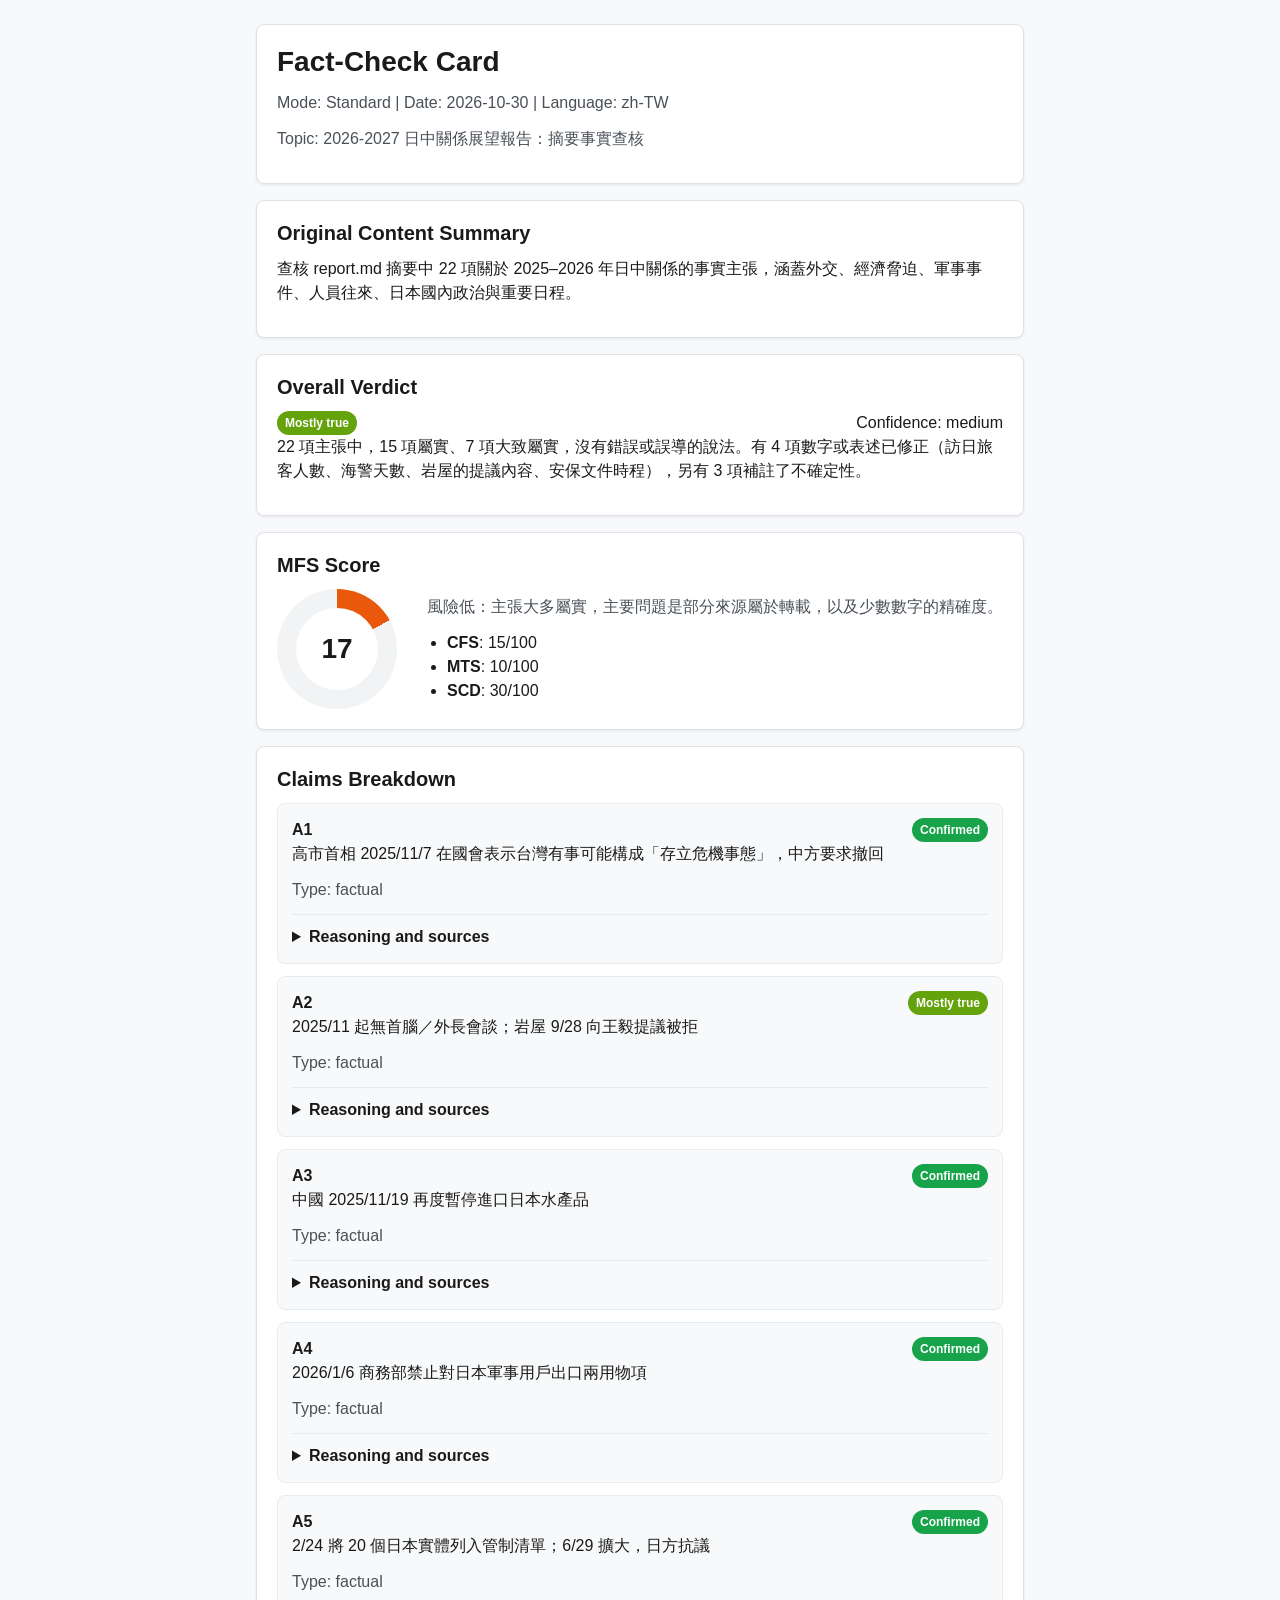
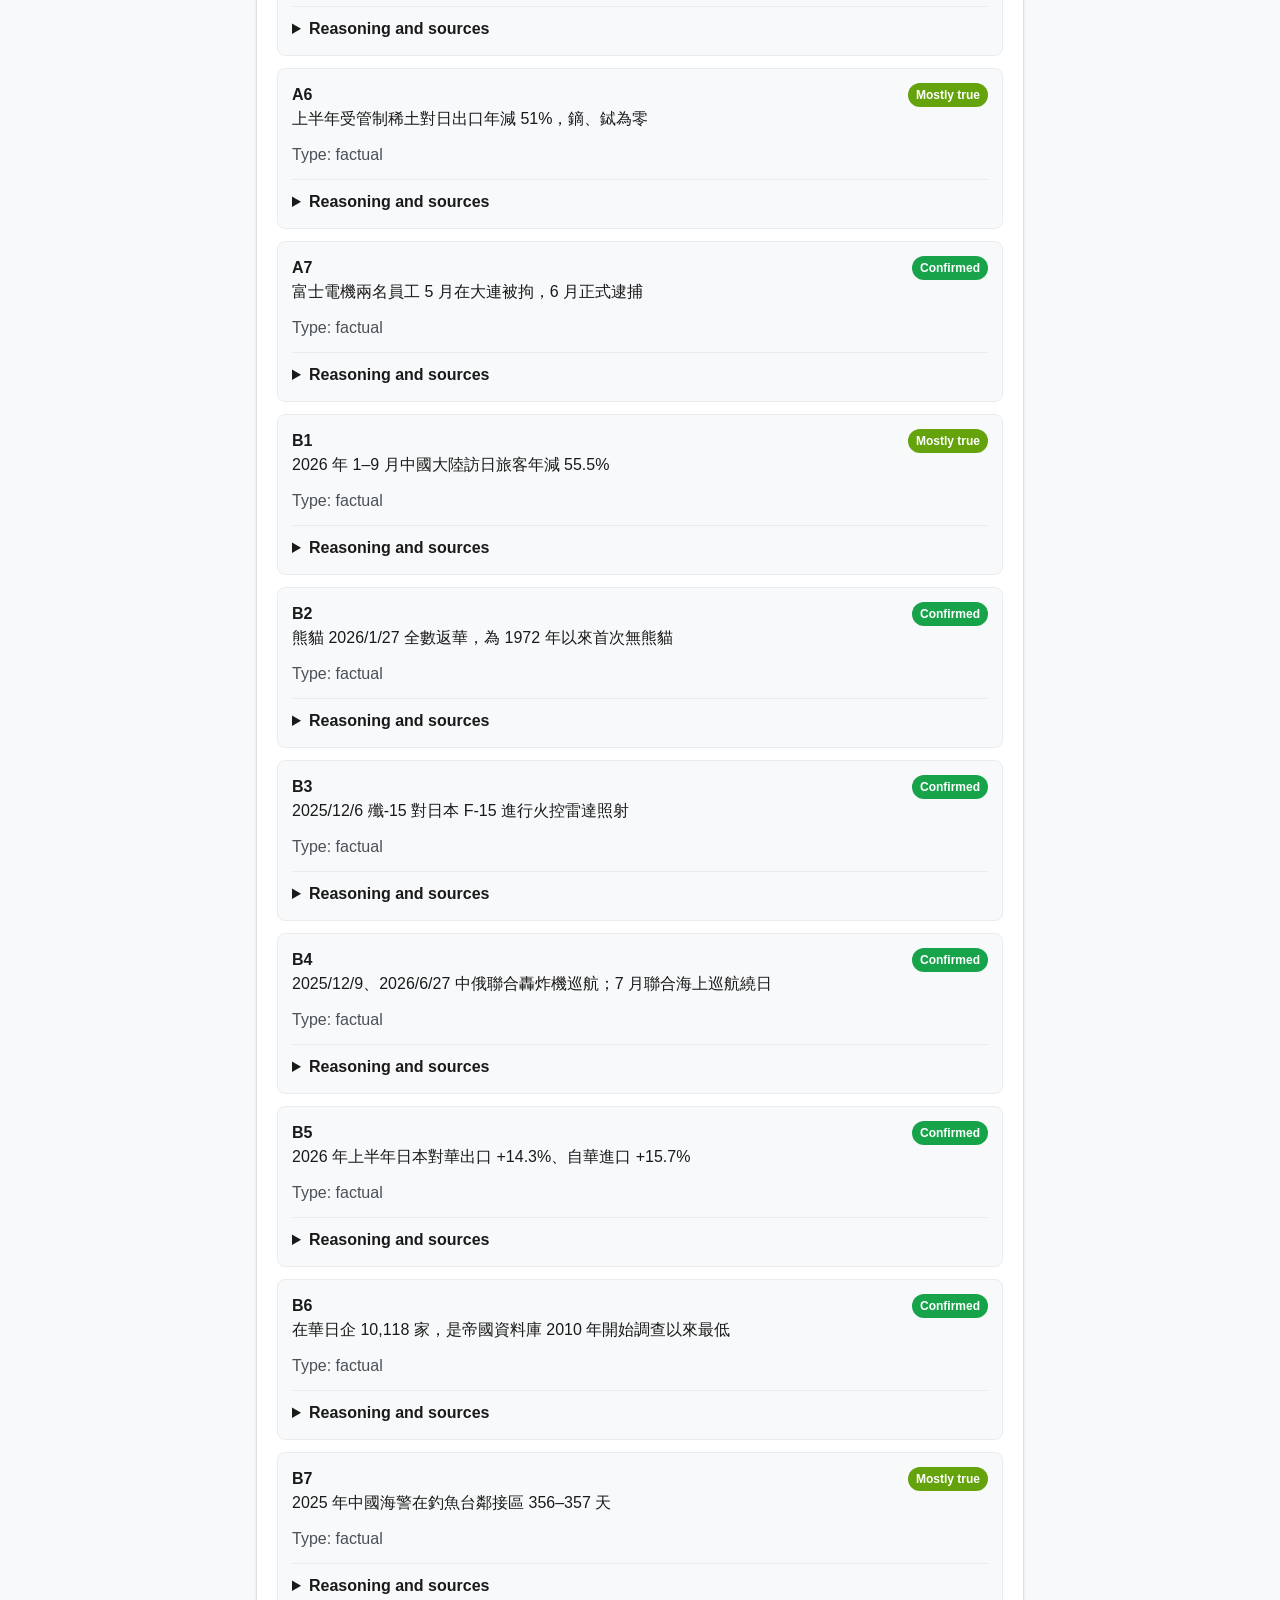
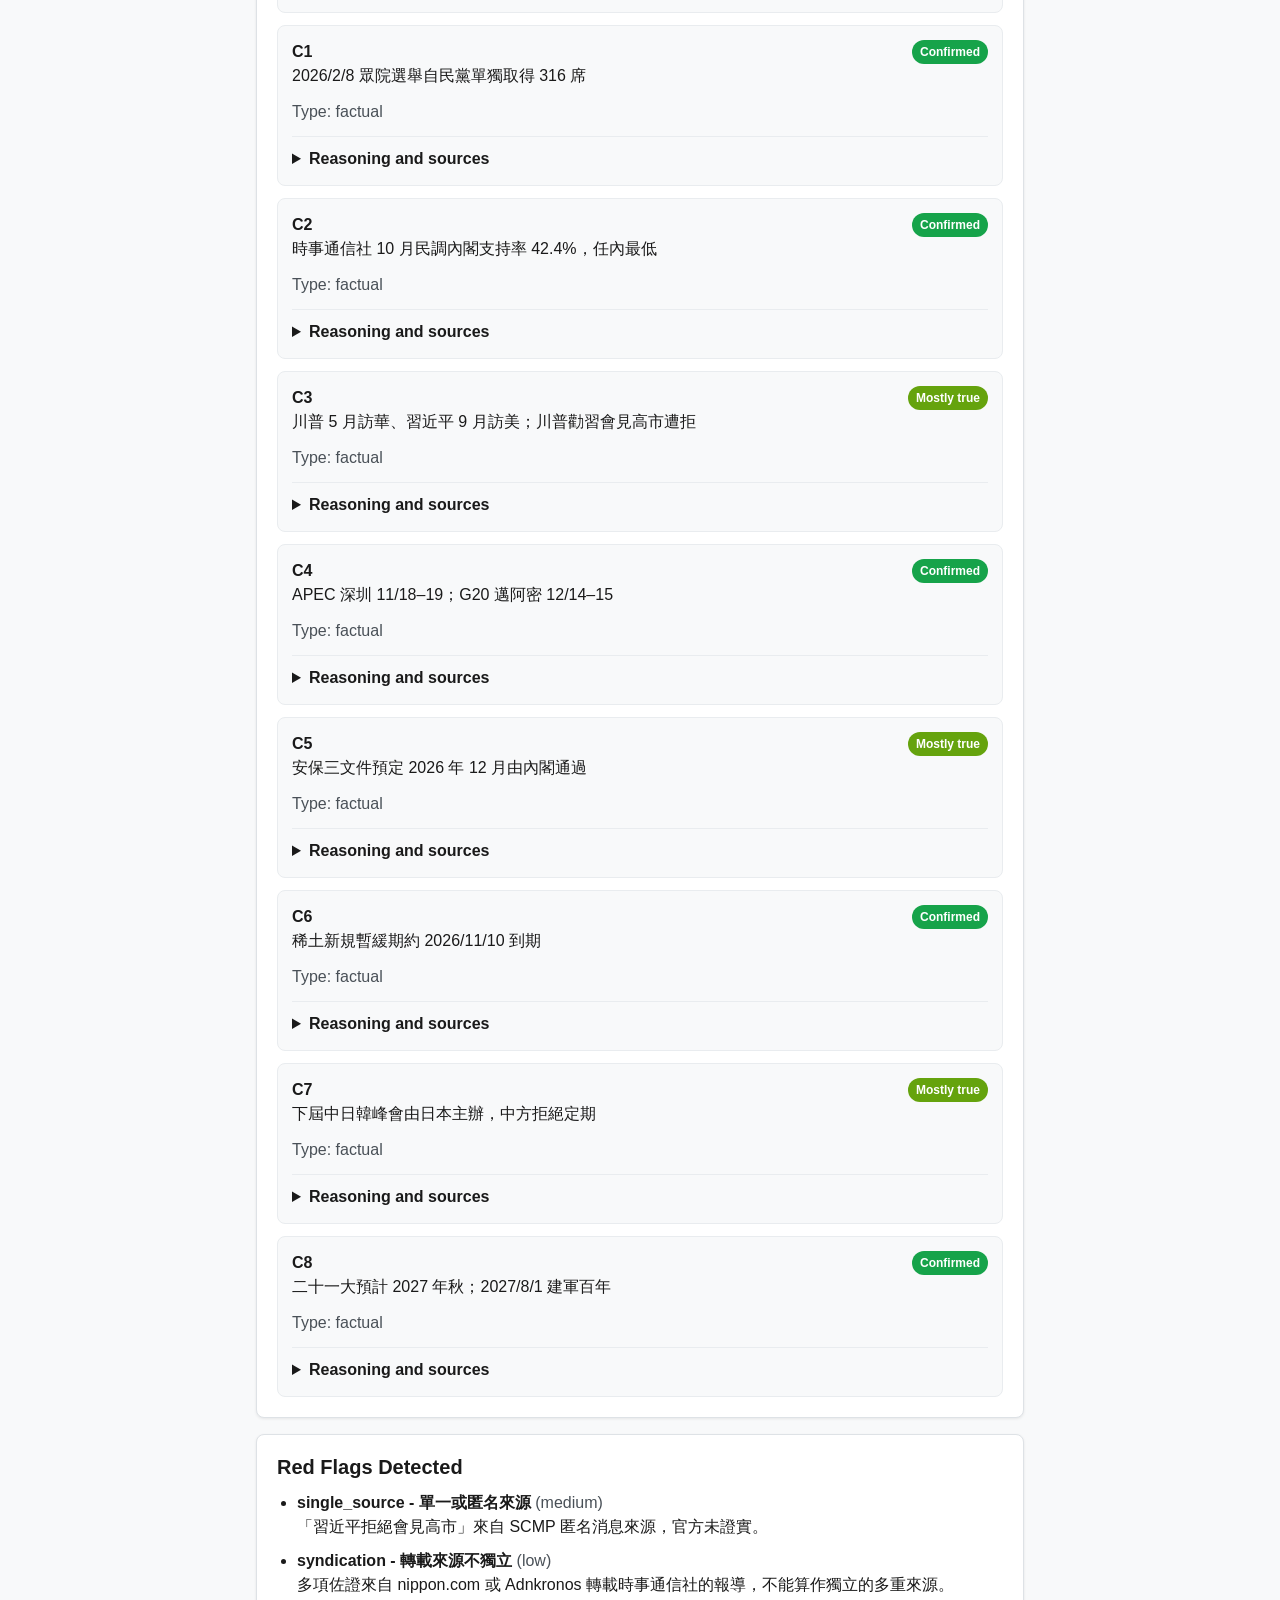
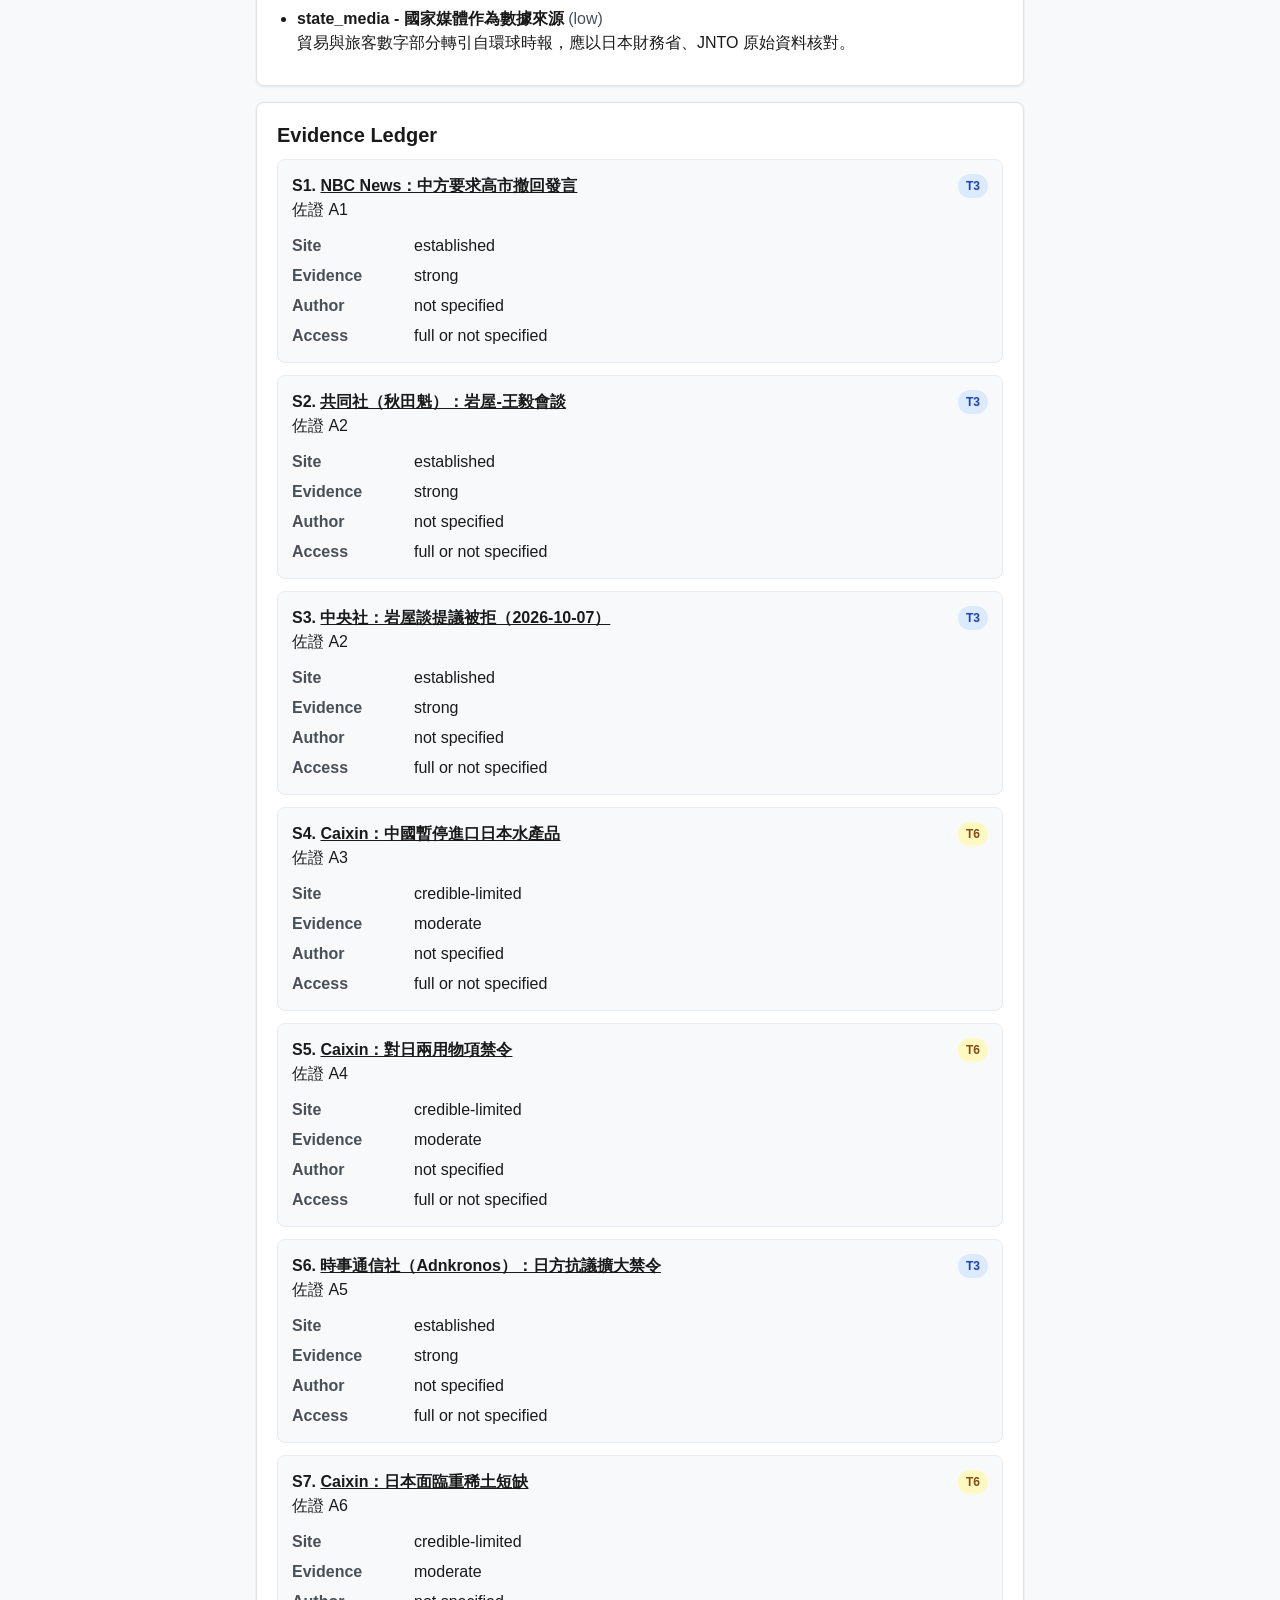
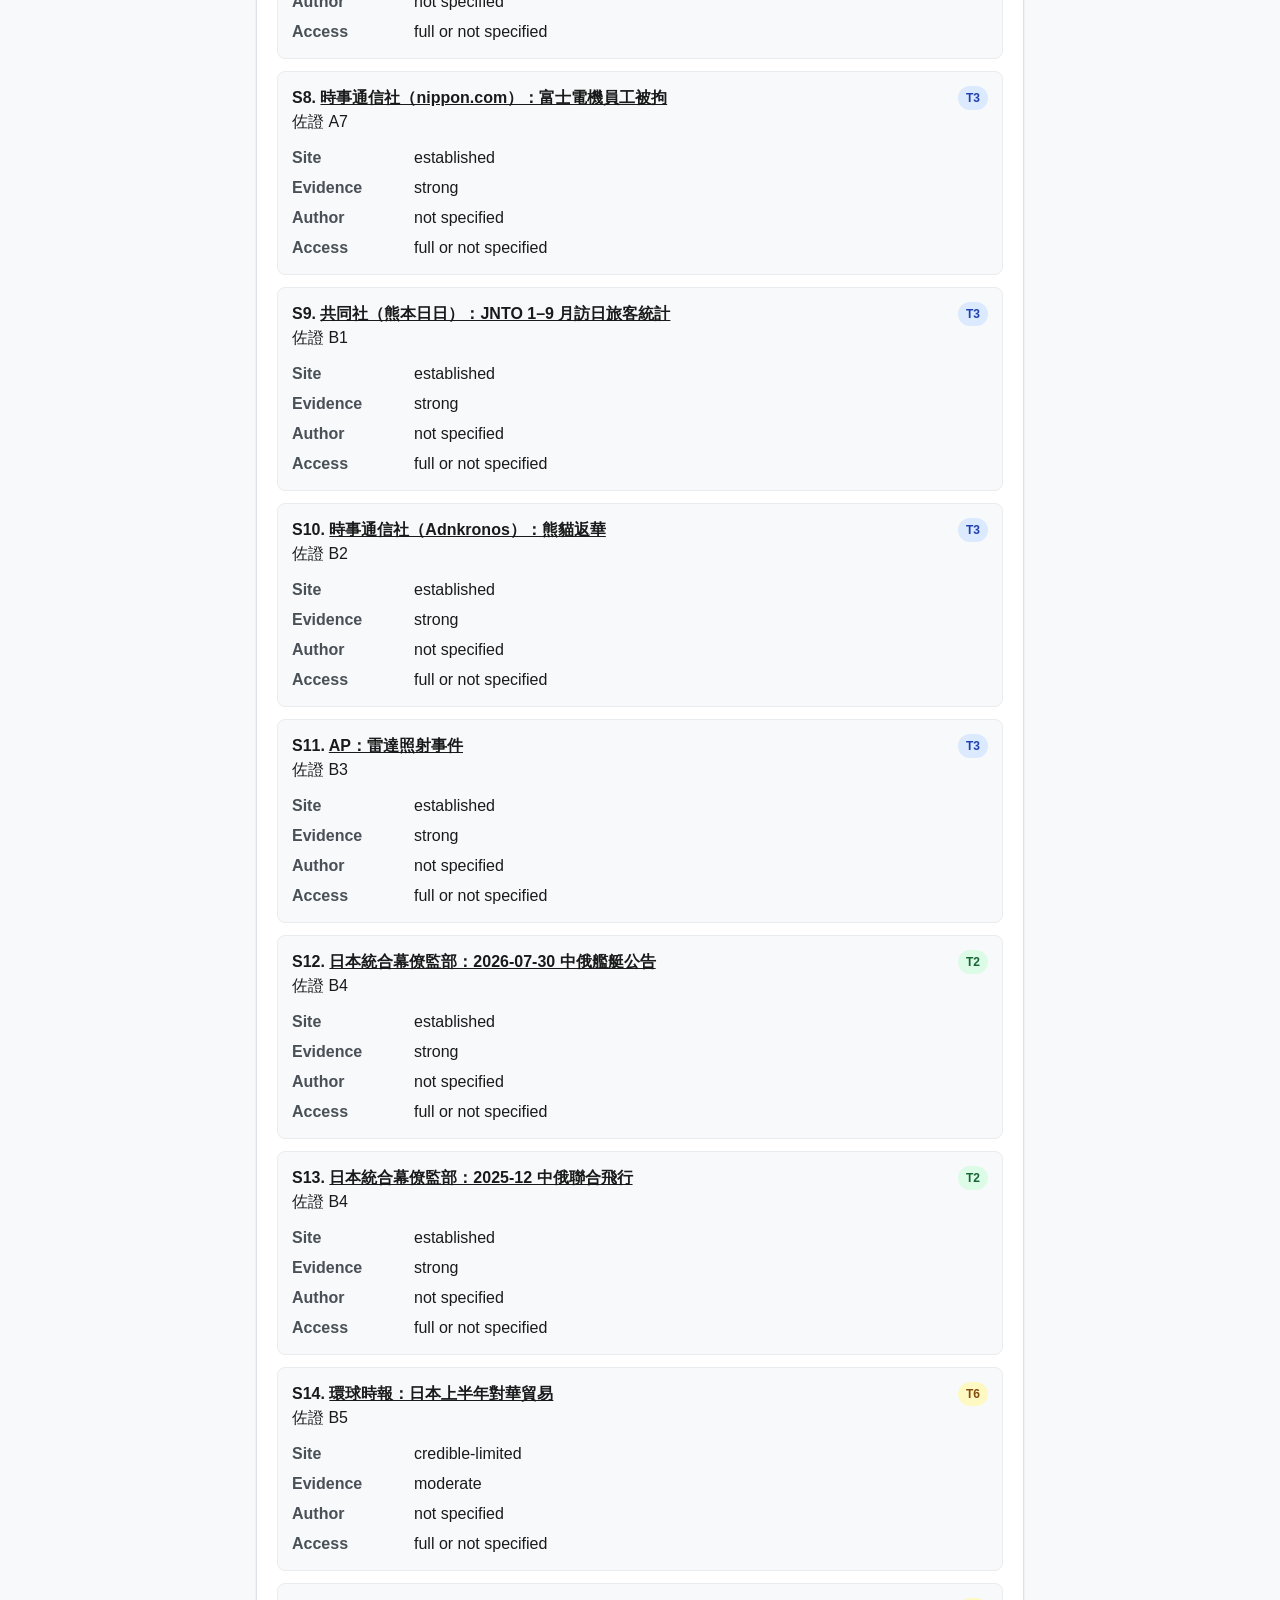
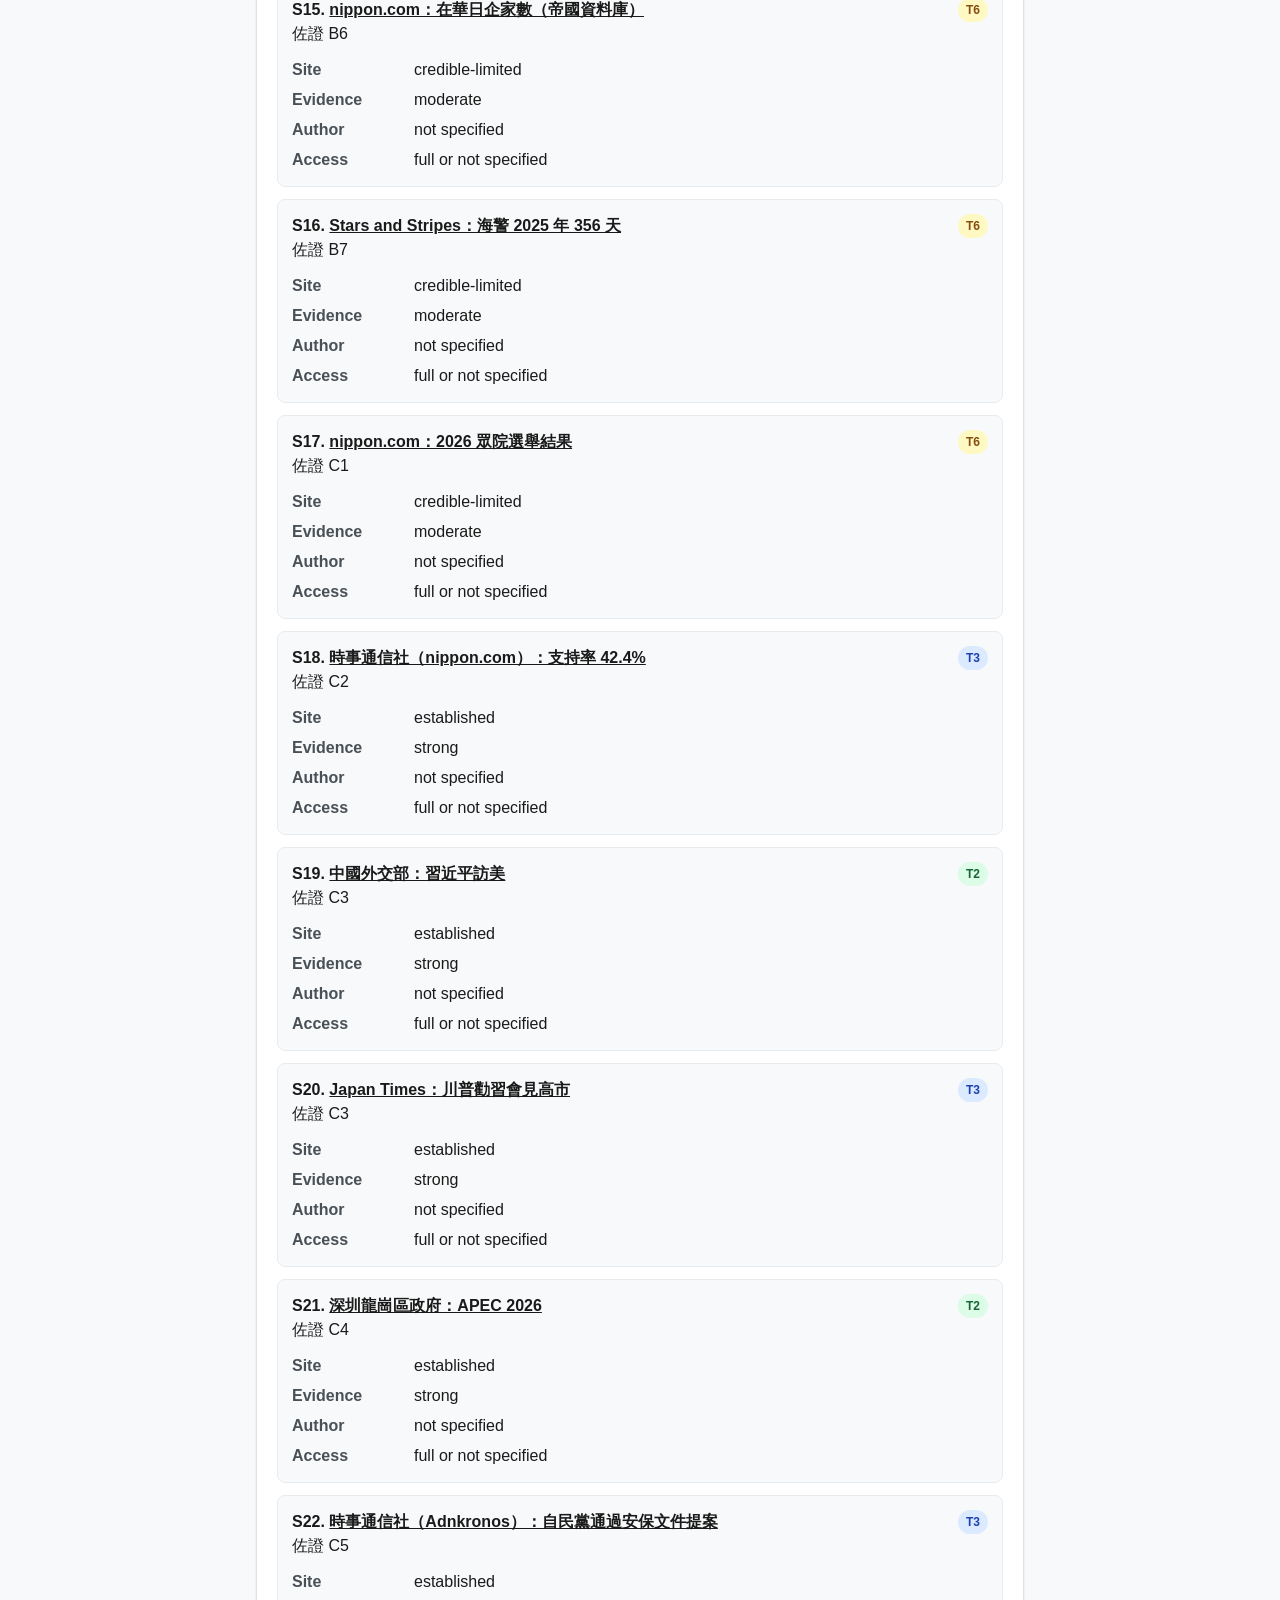
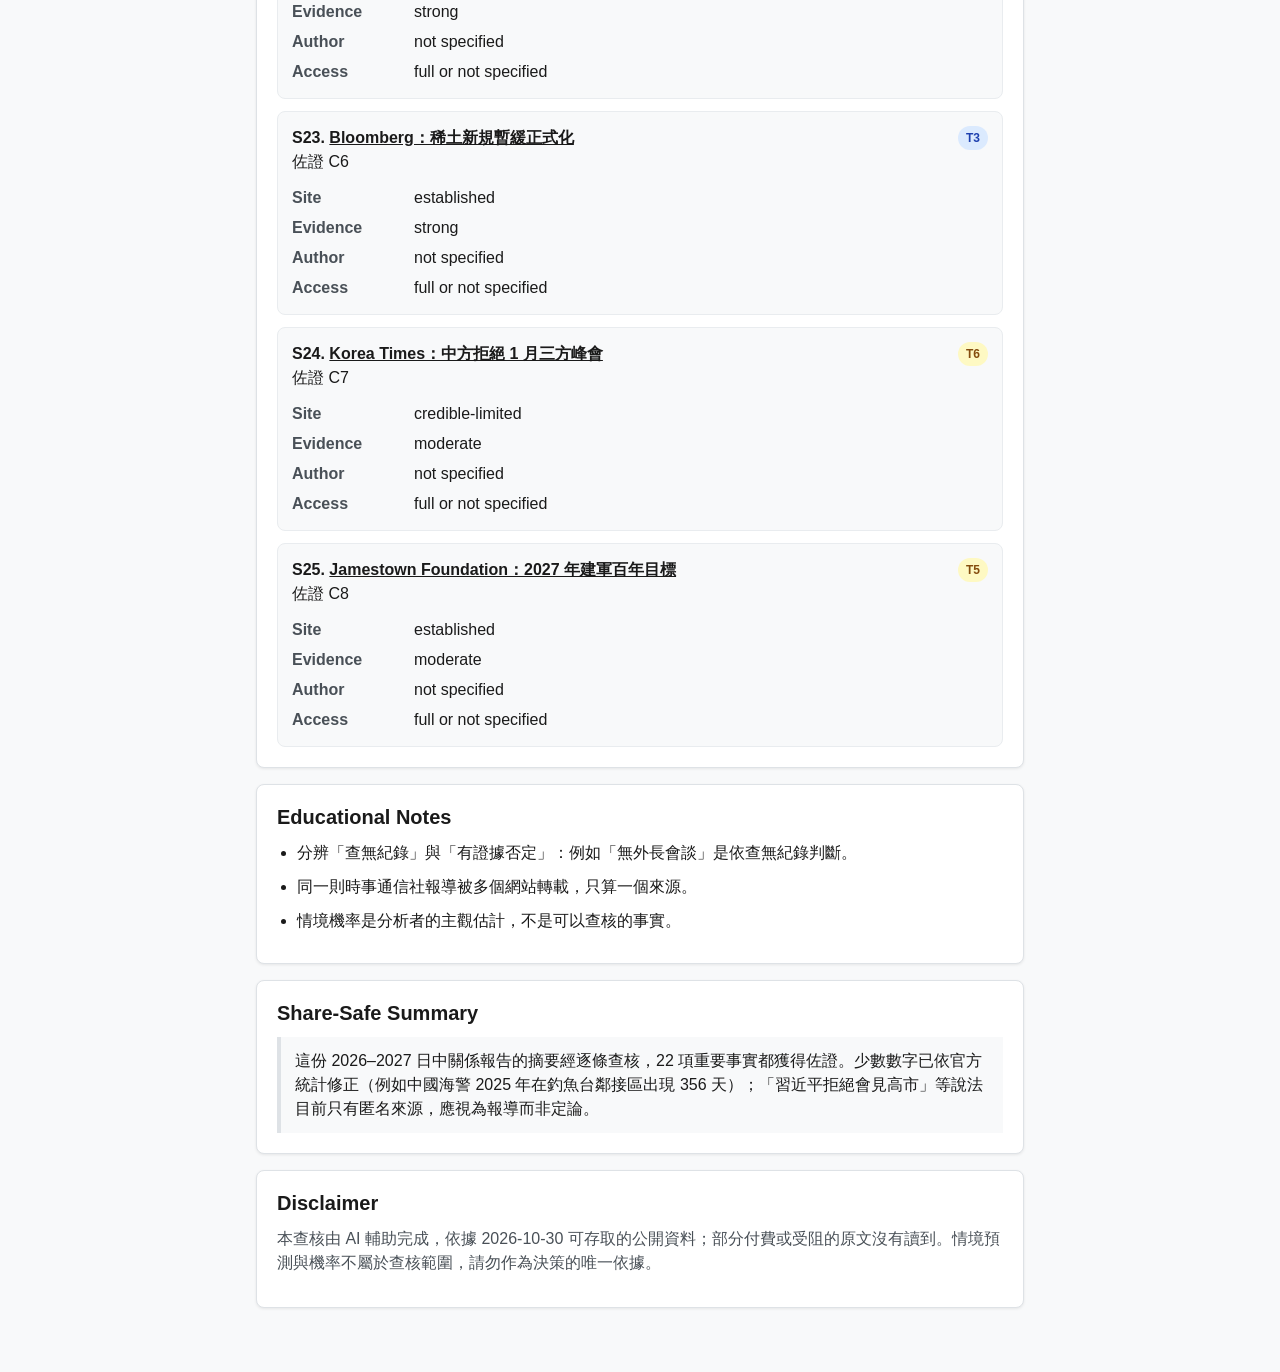
<file: fact-check.html>
<!doctype html>
<html lang="zh-TW">
<head>
  <meta charset="utf-8">
  <meta name="viewport" content="width=device-width, initial-scale=1">
  <title>Fact-Check Card</title>
  <style>
    :root {
      --bg: #ffffff;
      --bg-secondary: #f8f9fa;
      --bg-tertiary: #f1f3f5;
      --text: #1a1a1a;
      --text-secondary: #495057;
      --text-tertiary: #868e96;
      --border: #dee2e6;
      --border-light: #e9ecef;
      --green: #16a34a;
      --lime: #65a30d;
      --yellow: #ca8a04;
      --orange: #ea580c;
      --red-orange: #dc2626;
      --dark-red: #991b1b;
      --shadow: 0 1px 3px rgba(0,0,0,0.08);
      --shadow-md: 0 4px 12px rgba(0,0,0,0.1);
      --radius: 8px;
      --radius-sm: 4px;
    }
    @media (prefers-color-scheme: dark) {
      :root {
        --bg: #1a1a2e;
        --bg-secondary: #16213e;
        --bg-tertiary: #0f3460;
        --text: #e8e8e8;
        --text-secondary: #b0b0b0;
        --text-tertiary: #808080;
        --border: #2a2a4a;
        --border-light: #222244;
        --shadow: 0 1px 3px rgba(0,0,0,0.3);
        --shadow-md: 0 4px 12px rgba(0,0,0,0.4);
      }
    }
    * { box-sizing: border-box; }
    body {
      margin: 0;
      background: var(--bg-secondary);
      color: var(--text);
      font-family: -apple-system, BlinkMacSystemFont, "Segoe UI", Roboto, Arial, sans-serif;
      line-height: 1.5;
    }
    .container {
      max-width: 800px;
      margin: 0 auto;
      padding: 24px 16px 48px;
    }
    header, section {
      background: var(--bg);
      border: 1px solid var(--border);
      border-radius: var(--radius);
      box-shadow: var(--shadow);
      margin-bottom: 16px;
      padding: 20px;
    }
    h1, h2 { margin: 0 0 12px; line-height: 1.2; }
    h1 { font-size: 28px; }
    h2 { font-size: 20px; }
    p { margin: 0 0 12px; }
    a { color: inherit; }
    .meta, .muted { color: var(--text-secondary); }
    .badge, .tier, .pill {
      display: inline-flex;
      align-items: center;
      min-height: 24px;
      border-radius: 999px;
      font-size: 12px;
      font-weight: 700;
      padding: 3px 8px;
      white-space: nowrap;
    }
    .badge-confirmed { background: var(--green); color: #fff; }
    .badge-mostly-true { background: var(--lime); color: #fff; }
    .badge-mixed { background: var(--yellow); color: #fff; }
    .badge-unverified { background: var(--orange); color: #fff; }
    .badge-misleading { background: var(--red-orange); color: #fff; }
    .badge-false { background: var(--dark-red); color: #fff; }
    .tier-1, .tier-2 { background: #dcfce7; color: #166534; }
    .tier-3, .tier-4 { background: #dbeafe; color: #1e40af; }
    .tier-5, .tier-6 { background: #fef9c3; color: #854d0e; }
    .tier-7, .tier-8 { background: #fecaca; color: #991b1b; }
    .pill { background: var(--bg-tertiary); color: var(--text-secondary); }
    .verdict-line, .item-head, .score-wrap {
      display: flex;
      align-items: center;
      gap: 12px;
      justify-content: space-between;
      flex-wrap: wrap;
    }
    .item {
      border: 1px solid var(--border-light);
      border-radius: var(--radius);
      padding: 14px;
      margin-top: 12px;
      background: var(--bg-secondary);
    }
    details {
      border-top: 1px solid var(--border-light);
      margin-top: 10px;
      padding-top: 10px;
    }
    summary { cursor: pointer; font-weight: 700; }
    .score {
      --score: 0;
      width: 120px;
      height: 120px;
      border-radius: 50%;
      display: grid;
      place-items: center;
      background: conic-gradient(var(--orange) calc(var(--score) * 1%), var(--bg-tertiary) 0);
      flex: 0 0 auto;
    }
    .score span {
      width: 82px;
      height: 82px;
      border-radius: 50%;
      display: grid;
      place-items: center;
      background: var(--bg);
      font-size: 28px;
      font-weight: 700;
    }
    .compact, .spaced { margin: 0; padding-left: 20px; }
    .spaced li { margin-bottom: 10px; }
    dl {
      display: grid;
      grid-template-columns: 110px 1fr;
      gap: 6px 12px;
      margin: 0;
    }
    dt { color: var(--text-secondary); font-weight: 700; }
    dd { margin: 0; }
    blockquote {
      margin: 0;
      padding: 12px 14px;
      border-left: 4px solid var(--border);
      background: var(--bg-secondary);
    }
    @media (max-width: 520px) {
      .container { padding: 12px 10px 32px; }
      header, section { padding: 14px; }
      h1 { font-size: 24px; }
      dl { grid-template-columns: 1fr; }
      .score-wrap { align-items: flex-start; }
    }
    @media print {
      body { background: #fff; }
      header, section { box-shadow: none; break-inside: avoid; }
      details { display: block; }
    }
  </style>
</head>
<body>
  <main class="container">
    <header>
      <h1>Fact-Check Card</h1>
      <p class="meta">Mode: Standard | Date: 2026-10-30 | Language: zh-TW</p>
      <p class="meta">Topic: 2026-2027 日中關係展望報告：摘要事實查核</p>
    </header>
    <section><h2>Original Content Summary</h2><p>查核 report.md 摘要中 22 項關於 2025–2026 年日中關係的事實主張，涵蓋外交、經濟脅迫、軍事事件、人員往來、日本國內政治與重要日程。</p></section>
<section><h2>Overall Verdict</h2>
                <div class="verdict-line">
                  <span class="badge badge-mostly-true">Mostly true</span>
                  <span class="confidence">Confidence: medium</span>
                </div>
                <p>22 項主張中，15 項屬實、7 項大致屬實，沒有錯誤或誤導的說法。有 4 項數字或表述已修正（訪日旅客人數、海警天數、岩屋的提議內容、安保文件時程），另有 3 項補註了不確定性。</p>
                </section>
<section><h2>MFS Score</h2>
        <div class="score-wrap">
          <div class="score" style="--score:17"><span>17</span></div>
          <div>
            <p class="muted">風險低：主張大多屬實，主要問題是部分來源屬於轉載，以及少數數字的精確度。</p>
            <ul class="compact"><li><strong>CFS</strong>: 15/100</li><li><strong>MTS</strong>: 10/100</li><li><strong>SCD</strong>: 30/100</li></ul>
          </div>
        </div>
        </section>
<section><h2>Claims Breakdown</h2>
            <article class="item">
              <div class="item-head">
                <strong>A1</strong>
                <span class="badge badge-confirmed">Confirmed</span>
              </div>
              <p>高市首相 2025/11/7 在國會表示台灣有事可能構成「存立危機事態」，中方要求撤回</p>
              <p class="muted">Type: factual</p>
              <details>
                <summary>Reasoning and sources</summary>
                <p>中方 11/13 正式要求撤回，高市迄今未撤回。</p>
                <p class="muted">S1: NBC News：中方要求高市撤回發言</p>
              </details>
            </article>
            
            <article class="item">
              <div class="item-head">
                <strong>A2</strong>
                <span class="badge badge-mostly-true">Mostly true</span>
              </div>
              <p>2025/11 起無首腦／外長會談；岩屋 9/28 向王毅提議被拒</p>
              <p class="muted">Type: factual</p>
              <details>
                <summary>Reasoning and sources</summary>
                <p>會談與拒絕屬實；提議內容是重申 1972 年聯合聲明精神，原稿寫成「四個政治文件」，已修正。「無會談」是依查無紀錄判斷。</p>
                <p class="muted">S2: 共同社（秋田魁）：岩屋-王毅會談; S3: 中央社：岩屋談提議被拒（2026-10-07）</p>
              </details>
            </article>
            
            <article class="item">
              <div class="item-head">
                <strong>A3</strong>
                <span class="badge badge-confirmed">Confirmed</span>
              </div>
              <p>中國 2025/11/19 再度暫停進口日本水產品</p>
              <p class="muted">Type: factual</p>
              <details>
                <summary>Reasoning and sources</summary>
                <p>Reuters、Caixin 報導中方正式通知日方。</p>
                <p class="muted">S4: Caixin：中國暫停進口日本水產品</p>
              </details>
            </article>
            
            <article class="item">
              <div class="item-head">
                <strong>A4</strong>
                <span class="badge badge-confirmed">Confirmed</span>
              </div>
              <p>2026/1/6 商務部禁止對日本軍事用戶出口兩用物項</p>
              <p class="muted">Type: factual</p>
              <details>
                <summary>Reasoning and sources</summary>
                <p>商務部 2026 年第 1 號公告，即時生效。</p>
                <p class="muted">S5: Caixin：對日兩用物項禁令</p>
              </details>
            </article>
            
            <article class="item">
              <div class="item-head">
                <strong>A5</strong>
                <span class="badge badge-confirmed">Confirmed</span>
              </div>
              <p>2/24 將 20 個日本實體列入管制清單；6/29 擴大，日方抗議</p>
              <p class="muted">Type: factual</p>
              <details>
                <summary>Reasoning and sources</summary>
                <p>2 月：20 個實體列入管制清單、20 個列入關注清單。6/29：商務部第 27 號公告再增 20 個，日方當日抗議。累計總數各方報導不一。</p>
                <p class="muted">S6: 時事通信社（Adnkronos）：日方抗議擴大禁令</p>
              </details>
            </article>
            
            <article class="item">
              <div class="item-head">
                <strong>A6</strong>
                <span class="badge badge-mostly-true">Mostly true</span>
              </div>
              <p>上半年受管制稀土對日出口年減 51%，鏑、鋱為零</p>
              <p class="muted">Type: factual</p>
              <details>
                <summary>Reasoning and sources</summary>
                <p>-51% 有日經對中國海關資料的分析佐證；「全上半年為零」只部分證實，原文沒讀到。</p>
                <p class="muted">S7: Caixin：日本面臨重稀土短缺</p>
              </details>
            </article>
            
            <article class="item">
              <div class="item-head">
                <strong>A7</strong>
                <span class="badge badge-confirmed">Confirmed</span>
              </div>
              <p>富士電機兩名員工 5 月在大連被拘，6 月正式逮捕</p>
              <p class="muted">Type: factual</p>
              <details>
                <summary>Reasoning and sources</summary>
                <p>時事通信社 6/25、7/1 報導。</p>
                <p class="muted">S8: 時事通信社（nippon.com）：富士電機員工被拘</p>
              </details>
            </article>
            
            <article class="item">
              <div class="item-head">
                <strong>B1</strong>
                <span class="badge badge-mostly-true">Mostly true</span>
              </div>
              <p>2026 年 1–9 月中國大陸訪日旅客年減 55.5%</p>
              <p class="muted">Type: factual</p>
              <details>
                <summary>Reasoning and sources</summary>
                <p>共同社轉述 JNTO 資料；人數約 333 萬，原稿寫約 334 萬，已修正。</p>
                <p class="muted">S9: 共同社（熊本日日）：JNTO 1–9 月訪日旅客統計</p>
              </details>
            </article>
            
            <article class="item">
              <div class="item-head">
                <strong>B2</strong>
                <span class="badge badge-confirmed">Confirmed</span>
              </div>
              <p>熊貓 2026/1/27 全數返華，為 1972 年以來首次無熊貓</p>
              <p class="muted">Type: factual</p>
              <details>
                <summary>Reasoning and sources</summary>
                <p>AFP、時事通信社報導。</p>
                <p class="muted">S10: 時事通信社（Adnkronos）：熊貓返華</p>
              </details>
            </article>
            
            <article class="item">
              <div class="item-head">
                <strong>B3</strong>
                <span class="badge badge-confirmed">Confirmed</span>
              </div>
              <p>2025/12/6 殲-15 對日本 F-15 進行火控雷達照射</p>
              <p class="muted">Type: factual</p>
              <details>
                <summary>Reasoning and sources</summary>
                <p>日本防衛省公布，共兩次照射。</p>
                <p class="muted">S11: AP：雷達照射事件</p>
              </details>
            </article>
            
            <article class="item">
              <div class="item-head">
                <strong>B4</strong>
                <span class="badge badge-confirmed">Confirmed</span>
              </div>
              <p>2025/12/9、2026/6/27 中俄聯合轟炸機巡航；7 月聯合海上巡航繞日</p>
              <p class="muted">Type: factual</p>
              <details>
                <summary>Reasoning and sources</summary>
                <p>有日本統合幕僚監部官方公告。</p>
                <p class="muted">S12: 日本統合幕僚監部：2026-07-30 中俄艦艇公告; S13: 日本統合幕僚監部：2025-12 中俄聯合飛行</p>
              </details>
            </article>
            
            <article class="item">
              <div class="item-head">
                <strong>B5</strong>
                <span class="badge badge-confirmed">Confirmed</span>
              </div>
              <p>2026 年上半年日本對華出口 +14.3%、自華進口 +15.7%</p>
              <p class="muted">Type: factual</p>
              <details>
                <summary>Reasoning and sources</summary>
                <p>財務省速報數字，經環球時報轉述，總體數字有時事通信社佐證。</p>
                <p class="muted">S14: 環球時報：日本上半年對華貿易</p>
              </details>
            </article>
            
            <article class="item">
              <div class="item-head">
                <strong>B6</strong>
                <span class="badge badge-confirmed">Confirmed</span>
              </div>
              <p>在華日企 10,118 家，是帝國資料庫 2010 年開始調查以來最低</p>
              <p class="muted">Type: factual</p>
              <details>
                <summary>Reasoning and sources</summary>
                <p>帝國資料庫 9/28 發表，經 nippon.com、神戶新聞報導。</p>
                <p class="muted">S15: nippon.com：在華日企家數（帝國資料庫）</p>
              </details>
            </article>
            
            <article class="item">
              <div class="item-head">
                <strong>B7</strong>
                <span class="badge badge-mostly-true">Mostly true</span>
              </div>
              <p>2025 年中國海警在釣魚台鄰接區 356–357 天</p>
              <p class="muted">Type: factual</p>
              <details>
                <summary>Reasoning and sources</summary>
                <p>日本海上保安廳統計為 356 天，357 天是中方說法，已修正。</p>
                <p class="muted">S16: Stars and Stripes：海警 2025 年 356 天</p>
              </details>
            </article>
            
            <article class="item">
              <div class="item-head">
                <strong>C1</strong>
                <span class="badge badge-confirmed">Confirmed</span>
              </div>
              <p>2026/2/8 眾院選舉自民黨單獨取得 316 席</p>
              <p class="muted">Type: factual</p>
              <details>
                <summary>Reasoning and sources</summary>
                <p>多家媒體報導一致。</p>
                <p class="muted">S17: nippon.com：2026 眾院選舉結果</p>
              </details>
            </article>
            
            <article class="item">
              <div class="item-head">
                <strong>C2</strong>
                <span class="badge badge-confirmed">Confirmed</span>
              </div>
              <p>時事通信社 10 月民調內閣支持率 42.4%，任內最低</p>
              <p class="muted">Type: factual</p>
              <details>
                <summary>Reasoning and sources</summary>
                <p>10/15 發布；其他民調數字較高。</p>
                <p class="muted">S18: 時事通信社（nippon.com）：支持率 42.4%</p>
              </details>
            </article>
            
            <article class="item">
              <div class="item-head">
                <strong>C3</strong>
                <span class="badge badge-mostly-true">Mostly true</span>
              </div>
              <p>川普 5 月訪華、習近平 9 月訪美；川普勸習會見高市遭拒</p>
              <p class="muted">Type: factual</p>
              <details>
                <summary>Reasoning and sources</summary>
                <p>訪問日期有官方確認；勸說一事來自 SCMP 匿名來源，時間點說法不一。</p>
                <p class="muted">S19: 中國外交部：習近平訪美; S20: Japan Times：川普勸習會見高市</p>
              </details>
            </article>
            
            <article class="item">
              <div class="item-head">
                <strong>C4</strong>
                <span class="badge badge-confirmed">Confirmed</span>
              </div>
              <p>APEC 深圳 11/18–19；G20 邁阿密 12/14–15</p>
              <p class="muted">Type: factual</p>
              <details>
                <summary>Reasoning and sources</summary>
                <p>APEC 日期有中國官方確認；G20 日期只有媒體報導。</p>
                <p class="muted">S21: 深圳龍崗區政府：APEC 2026</p>
              </details>
            </article>
            
            <article class="item">
              <div class="item-head">
                <strong>C5</strong>
                <span class="badge badge-mostly-true">Mostly true</span>
              </div>
              <p>安保三文件預定 2026 年 12 月由內閣通過</p>
              <p class="muted">Type: factual</p>
              <details>
                <summary>Reasoning and sources</summary>
                <p>這是政府目標，自民黨與維新會的協商仍在進行，已改為「目標」。</p>
                <p class="muted">S22: 時事通信社（Adnkronos）：自民黨通過安保文件提案</p>
              </details>
            </article>
            
            <article class="item">
              <div class="item-head">
                <strong>C6</strong>
                <span class="badge badge-confirmed">Confirmed</span>
              </div>
              <p>稀土新規暫緩期約 2026/11/10 到期</p>
              <p class="muted">Type: factual</p>
              <details>
                <summary>Reasoning and sources</summary>
                <p>商務部、海關總署 2025 年第 70 號公告。</p>
                <p class="muted">S23: Bloomberg：稀土新規暫緩正式化</p>
              </details>
            </article>
            
            <article class="item">
              <div class="item-head">
                <strong>C7</strong>
                <span class="badge badge-mostly-true">Mostly true</span>
              </div>
              <p>下屆中日韓峰會由日本主辦，中方拒絕定期</p>
              <p class="muted">Type: factual</p>
              <details>
                <summary>Reasoning and sources</summary>
                <p>中方在 2025 年 11 月拒絕；2026 年現況未再證實。</p>
                <p class="muted">S24: Korea Times：中方拒絕 1 月三方峰會</p>
              </details>
            </article>
            
            <article class="item">
              <div class="item-head">
                <strong>C8</strong>
                <span class="badge badge-confirmed">Confirmed</span>
              </div>
              <p>二十一大預計 2027 年秋；2027/8/1 建軍百年</p>
              <p class="muted">Type: factual</p>
              <details>
                <summary>Reasoning and sources</summary>
                <p>建軍日期確定；大會日期是依慣例推估。</p>
                <p class="muted">S25: Jamestown Foundation：2027 年建軍百年目標</p>
              </details>
            </article>
            </section>

<section><h2>Red Flags Detected</h2><ul class="spaced">
        <li>
          <strong>single_source - 單一或匿名來源</strong>
          <span class="muted">(medium)</span><br>
          「習近平拒絕會見高市」來自 SCMP 匿名消息來源，官方未證實。
        </li>
        
        <li>
          <strong>syndication - 轉載來源不獨立</strong>
          <span class="muted">(low)</span><br>
          多項佐證來自 nippon.com 或 Adnkronos 轉載時事通信社的報導，不能算作獨立的多重來源。
        </li>
        
        <li>
          <strong>state_media - 國家媒體作為數據來源</strong>
          <span class="muted">(low)</span><br>
          貿易與旅客數字部分轉引自環球時報，應以日本財務省、JNTO 原始資料核對。
        </li>
        </ul></section>
<section><h2>Evidence Ledger</h2>
            <article class="source item">
              <div class="item-head">
                <strong>S1. <a href="https://www.nbcnews.com/world/asia/china-urges-japan-pm-sanae-takaichi-retract-egregious-remarks-taiwan-rcna243649">NBC News：中方要求高市撤回發言</a></strong>
                <span class="tier tier-3">T3</span>
              </div>
              <p>佐證 A1</p>
              <dl>
                <dt>Site</dt><dd>established</dd>
                <dt>Evidence</dt><dd>strong</dd>
                <dt>Author</dt><dd>not specified</dd>
                <dt>Access</dt><dd>full or not specified</dd>
              </dl>
            </article>
            
            <article class="source item">
              <div class="item-head">
                <strong>S2. <a href="https://www.sakigake.jp/news/article/20260928CO0140/">共同社（秋田魁）：岩屋-王毅會談</a></strong>
                <span class="tier tier-3">T3</span>
              </div>
              <p>佐證 A2</p>
              <dl>
                <dt>Site</dt><dd>established</dd>
                <dt>Evidence</dt><dd>strong</dd>
                <dt>Author</dt><dd>not specified</dd>
                <dt>Access</dt><dd>full or not specified</dd>
              </dl>
            </article>
            
            <article class="source item">
              <div class="item-head">
                <strong>S3. <a href="https://cna.com.tw/news/aopl/202610070192.aspx">中央社：岩屋談提議被拒（2026-10-07）</a></strong>
                <span class="tier tier-3">T3</span>
              </div>
              <p>佐證 A2</p>
              <dl>
                <dt>Site</dt><dd>established</dd>
                <dt>Evidence</dt><dd>strong</dd>
                <dt>Author</dt><dd>not specified</dd>
                <dt>Access</dt><dd>full or not specified</dd>
              </dl>
            </article>
            
            <article class="source item">
              <div class="item-head">
                <strong>S4. <a href="https://www.caixinglobal.com/2025-11-20/china-halts-japanese-seafood-imports-amid-diplomatic-row-102384739.html">Caixin：中國暫停進口日本水產品</a></strong>
                <span class="tier tier-6">T6</span>
              </div>
              <p>佐證 A3</p>
              <dl>
                <dt>Site</dt><dd>credible-limited</dd>
                <dt>Evidence</dt><dd>moderate</dd>
                <dt>Author</dt><dd>not specified</dd>
                <dt>Access</dt><dd>full or not specified</dd>
              </dl>
            </article>
            
            <article class="source item">
              <div class="item-head">
                <strong>S5. <a href="https://www.caixinglobal.com/2026-01-07/china-bans-exports-of-dual-use-items-to-japan-following-taiwan-remarks-102401228.html">Caixin：對日兩用物項禁令</a></strong>
                <span class="tier tier-6">T6</span>
              </div>
              <p>佐證 A4</p>
              <dl>
                <dt>Site</dt><dd>credible-limited</dd>
                <dt>Evidence</dt><dd>moderate</dd>
                <dt>Author</dt><dd>not specified</dd>
                <dt>Access</dt><dd>full or not specified</dd>
              </dl>
            </article>
            
            <article class="source item">
              <div class="item-head">
                <strong>S6. <a href="https://english.adnkronos.com/2026/06/29/japan-protests-chinas-expanded-export-ban-on-dual-use-goods/">時事通信社（Adnkronos）：日方抗議擴大禁令</a></strong>
                <span class="tier tier-3">T3</span>
              </div>
              <p>佐證 A5</p>
              <dl>
                <dt>Site</dt><dd>established</dd>
                <dt>Evidence</dt><dd>strong</dd>
                <dt>Author</dt><dd>not specified</dd>
                <dt>Access</dt><dd>full or not specified</dd>
              </dl>
            </article>
            
            <article class="source item">
              <div class="item-head">
                <strong>S7. <a href="https://www.caixinglobal.com/2026-08-21/japan-faces-heavy-rare-earth-shortage-as-china-curbs-supply-102476428.html">Caixin：日本面臨重稀土短缺</a></strong>
                <span class="tier tier-6">T6</span>
              </div>
              <p>佐證 A6</p>
              <dl>
                <dt>Site</dt><dd>credible-limited</dd>
                <dt>Evidence</dt><dd>moderate</dd>
                <dt>Author</dt><dd>not specified</dd>
                <dt>Access</dt><dd>full or not specified</dd>
              </dl>
            </article>
            
            <article class="source item">
              <div class="item-head">
                <strong>S8. <a href="https://www.nippon.com/en/news/yjj2026062500561/">時事通信社（nippon.com）：富士電機員工被拘</a></strong>
                <span class="tier tier-3">T3</span>
              </div>
              <p>佐證 A7</p>
              <dl>
                <dt>Site</dt><dd>established</dd>
                <dt>Evidence</dt><dd>strong</dd>
                <dt>Author</dt><dd>not specified</dd>
                <dt>Access</dt><dd>full or not specified</dd>
              </dl>
            </article>
            
            <article class="source item">
              <div class="item-head">
                <strong>S9. <a href="https://kumanichi.com/articles/2049017">共同社（熊本日日）：JNTO 1–9 月訪日旅客統計</a></strong>
                <span class="tier tier-3">T3</span>
              </div>
              <p>佐證 B1</p>
              <dl>
                <dt>Site</dt><dd>established</dd>
                <dt>Evidence</dt><dd>strong</dd>
                <dt>Author</dt><dd>not specified</dd>
                <dt>Access</dt><dd>full or not specified</dd>
              </dl>
            </article>
            
            <article class="source item">
              <div class="item-head">
                <strong>S10. <a href="https://english.adnkronos.com/2026/01/27/last-2-pandas-in-japan-leave-for-china/">時事通信社（Adnkronos）：熊貓返華</a></strong>
                <span class="tier tier-3">T3</span>
              </div>
              <p>佐證 B2</p>
              <dl>
                <dt>Site</dt><dd>established</dd>
                <dt>Evidence</dt><dd>strong</dd>
                <dt>Author</dt><dd>not specified</dd>
                <dt>Access</dt><dd>full or not specified</dd>
              </dl>
            </article>
            
            <article class="source item">
              <div class="item-head">
                <strong>S11. <a href="https://www.startribune.com/japan-protests-after-a-chinese-military-aircraft-locks-its-radar-on-japanese-jets/601541215">AP：雷達照射事件</a></strong>
                <span class="tier tier-3">T3</span>
              </div>
              <p>佐證 B3</p>
              <dl>
                <dt>Site</dt><dd>established</dd>
                <dt>Evidence</dt><dd>strong</dd>
                <dt>Author</dt><dd>not specified</dd>
                <dt>Access</dt><dd>full or not specified</dd>
              </dl>
            </article>
            
            <article class="source item">
              <div class="item-head">
                <strong>S12. <a href="https://www.mod.go.jp/js/pdf/2026/p20260730_04e.pdf">日本統合幕僚監部：2026-07-30 中俄艦艇公告</a></strong>
                <span class="tier tier-2">T2</span>
              </div>
              <p>佐證 B4</p>
              <dl>
                <dt>Site</dt><dd>established</dd>
                <dt>Evidence</dt><dd>strong</dd>
                <dt>Author</dt><dd>not specified</dd>
                <dt>Access</dt><dd>full or not specified</dd>
              </dl>
            </article>
            
            <article class="source item">
              <div class="item-head">
                <strong>S13. <a href="https://www.mod.go.jp/js/pdf/2025/p20251211_02e.pdf">日本統合幕僚監部：2025-12 中俄聯合飛行</a></strong>
                <span class="tier tier-2">T2</span>
              </div>
              <p>佐證 B4</p>
              <dl>
                <dt>Site</dt><dd>established</dd>
                <dt>Evidence</dt><dd>strong</dd>
                <dt>Author</dt><dd>not specified</dd>
                <dt>Access</dt><dd>full or not specified</dd>
              </dl>
            </article>
            
            <article class="source item">
              <div class="item-head">
                <strong>S14. <a href="https://www.globaltimes.cn/page/202607/1366569.shtml">環球時報：日本上半年對華貿易</a></strong>
                <span class="tier tier-6">T6</span>
              </div>
              <p>佐證 B5</p>
              <dl>
                <dt>Site</dt><dd>credible-limited</dd>
                <dt>Evidence</dt><dd>moderate</dd>
                <dt>Author</dt><dd>not specified</dd>
                <dt>Access</dt><dd>full or not specified</dd>
              </dl>
            </article>
            
            <article class="source item">
              <div class="item-head">
                <strong>S15. <a href="https://www.nippon.com/ja/japan-data/h02916/">nippon.com：在華日企家數（帝國資料庫）</a></strong>
                <span class="tier tier-6">T6</span>
              </div>
              <p>佐證 B6</p>
              <dl>
                <dt>Site</dt><dd>credible-limited</dd>
                <dt>Evidence</dt><dd>moderate</dd>
                <dt>Author</dt><dd>not specified</dd>
                <dt>Access</dt><dd>full or not specified</dd>
              </dl>
            </article>
            
            <article class="source item">
              <div class="item-head">
                <strong>S16. <a href="https://www.stripes.com/theaters/asia_pacific/2026-01-05/senkaku-islands-china-coast-guard-20302589.html">Stars and Stripes：海警 2025 年 356 天</a></strong>
                <span class="tier tier-6">T6</span>
              </div>
              <p>佐證 B7</p>
              <dl>
                <dt>Site</dt><dd>credible-limited</dd>
                <dt>Evidence</dt><dd>moderate</dd>
                <dt>Author</dt><dd>not specified</dd>
                <dt>Access</dt><dd>full or not specified</dd>
              </dl>
            </article>
            
            <article class="source item">
              <div class="item-head">
                <strong>S17. <a href="https://www.nippon.com/en/japan-data/h02703/">nippon.com：2026 眾院選舉結果</a></strong>
                <span class="tier tier-6">T6</span>
              </div>
              <p>佐證 C1</p>
              <dl>
                <dt>Site</dt><dd>credible-limited</dd>
                <dt>Evidence</dt><dd>moderate</dd>
                <dt>Author</dt><dd>not specified</dd>
                <dt>Access</dt><dd>full or not specified</dd>
              </dl>
            </article>
            
            <article class="source item">
              <div class="item-head">
                <strong>S18. <a href="https://www.nippon.com/en/news/yjj2026101500705/">時事通信社（nippon.com）：支持率 42.4%</a></strong>
                <span class="tier tier-3">T3</span>
              </div>
              <p>佐證 C2</p>
              <dl>
                <dt>Site</dt><dd>established</dd>
                <dt>Evidence</dt><dd>strong</dd>
                <dt>Author</dt><dd>not specified</dd>
                <dt>Access</dt><dd>full or not specified</dd>
              </dl>
            </article>
            
            <article class="source item">
              <div class="item-head">
                <strong>S19. <a href="https://www.mfa.gov.cn/eng/zy/jj/xjpdmgjxgsfw/202610/t20261010_12037643.html">中國外交部：習近平訪美</a></strong>
                <span class="tier tier-2">T2</span>
              </div>
              <p>佐證 C3</p>
              <dl>
                <dt>Site</dt><dd>established</dd>
                <dt>Evidence</dt><dd>strong</dd>
                <dt>Author</dt><dd>not specified</dd>
                <dt>Access</dt><dd>full or not specified</dd>
              </dl>
            </article>
            
            <article class="source item">
              <div class="item-head">
                <strong>S20. <a href="https://www.japantimes.co.jp/news/2026/10/08/japan/trump-xi-urge-takaichi/">Japan Times：川普勸習會見高市</a></strong>
                <span class="tier tier-3">T3</span>
              </div>
              <p>佐證 C3</p>
              <dl>
                <dt>Site</dt><dd>established</dd>
                <dt>Evidence</dt><dd>strong</dd>
                <dt>Author</dt><dd>not specified</dd>
                <dt>Access</dt><dd>full or not specified</dd>
              </dl>
            </article>
            
            <article class="source item">
              <div class="item-head">
                <strong>S21. <a href="https://www.lg.gov.cn/english/news/latestnews/content/post_12588327.html">深圳龍崗區政府：APEC 2026</a></strong>
                <span class="tier tier-2">T2</span>
              </div>
              <p>佐證 C4</p>
              <dl>
                <dt>Site</dt><dd>established</dd>
                <dt>Evidence</dt><dd>strong</dd>
                <dt>Author</dt><dd>not specified</dd>
                <dt>Access</dt><dd>full or not specified</dd>
              </dl>
            </article>
            
            <article class="source item">
              <div class="item-head">
                <strong>S22. <a href="https://english.adnkronos.com/2026/06/09/ldp-adopts-proposal-on-revision-of-3-key-security-documents/">時事通信社（Adnkronos）：自民黨通過安保文件提案</a></strong>
                <span class="tier tier-3">T3</span>
              </div>
              <p>佐證 C5</p>
              <dl>
                <dt>Site</dt><dd>established</dd>
                <dt>Evidence</dt><dd>strong</dd>
                <dt>Author</dt><dd>not specified</dd>
                <dt>Access</dt><dd>full or not specified</dd>
              </dl>
            </article>
            
            <article class="source item">
              <div class="item-head">
                <strong>S23. <a href="https://www.bloomberg.com/news/articles/2025-11-07/china-formalizes-rare-earth-curbs-suspension-after-trade-truce">Bloomberg：稀土新規暫緩正式化</a></strong>
                <span class="tier tier-3">T3</span>
              </div>
              <p>佐證 C6</p>
              <dl>
                <dt>Site</dt><dd>established</dd>
                <dt>Evidence</dt><dd>strong</dd>
                <dt>Author</dt><dd>not specified</dd>
                <dt>Access</dt><dd>full or not specified</dd>
              </dl>
            </article>
            
            <article class="source item">
              <div class="item-head">
                <strong>S24. <a href="https://www.koreatimes.co.kr/foreignaffairs/20251121/korea-japan-china-summit-in-january-rejected-by-china-as-beijing-tokyo-clash-over-taiwan">Korea Times：中方拒絕 1 月三方峰會</a></strong>
                <span class="tier tier-6">T6</span>
              </div>
              <p>佐證 C7</p>
              <dl>
                <dt>Site</dt><dd>credible-limited</dd>
                <dt>Evidence</dt><dd>moderate</dd>
                <dt>Author</dt><dd>not specified</dd>
                <dt>Access</dt><dd>full or not specified</dd>
              </dl>
            </article>
            
            <article class="source item">
              <div class="item-head">
                <strong>S25. <a href="https://jamestown.org/chinas-2027-goal-marks-the-plas-centennial-not-an-expedited-military-modernization/">Jamestown Foundation：2027 年建軍百年目標</a></strong>
                <span class="tier tier-5">T5</span>
              </div>
              <p>佐證 C8</p>
              <dl>
                <dt>Site</dt><dd>established</dd>
                <dt>Evidence</dt><dd>moderate</dd>
                <dt>Author</dt><dd>not specified</dd>
                <dt>Access</dt><dd>full or not specified</dd>
              </dl>
            </article>
            </section>
<section><h2>Educational Notes</h2><ul class="spaced"><li>分辨「查無紀錄」與「有證據否定」：例如「無外長會談」是依查無紀錄判斷。</li><li>同一則時事通信社報導被多個網站轉載，只算一個來源。</li><li>情境機率是分析者的主觀估計，不是可以查核的事實。</li></ul></section>
<section><h2>Share-Safe Summary</h2><blockquote>這份 2026–2027 日中關係報告的摘要經逐條查核，22 項重要事實都獲得佐證。少數數字已依官方統計修正（例如中國海警 2025 年在釣魚台鄰接區出現 356 天）；「習近平拒絕會見高市」等說法目前只有匿名來源，應視為報導而非定論。</blockquote></section>
<section><h2>Disclaimer</h2><p class="muted">本查核由 AI 輔助完成，依據 2026-10-30 可存取的公開資料；部分付費或受阻的原文沒有讀到。情境預測與機率不屬於查核範圍，請勿作為決策的唯一依據。</p></section>
  </main>
</body>
</html>
</file>
<file: assets/site.css>
/* Japan–China 2026–2027 report site — direction: editorial-report (the printed annual), palette white-signal-red */
:root {
  --bg: #ffffff;
  --surface: #f2f2f2;
  --ink: #0a0a0a;
  --muted: #5c5c5c;
  --accent: #d92b21;
  --accent-ink: #ffffff;
  --field: #0a0a0a;
  --field-ink: #ffffff;
  --field-muted: #b5b5b5;

  --display: "Libre Franklin", "PingFang TC", "Noto Sans TC", "Microsoft JhengHei", system-ui, sans-serif;
  --text: "Source Serif 4", "Songti TC", "Noto Serif TC", "PMingLiU", Georgia, serif;

  --m: 32px;                      /* outer margin, equal both sides */
  --axis: calc(42vw - var(--m));  /* left zone width; everything hangs from the 42% line */
  --gap: clamp(120px, 14vw, 200px);

  --t-title: clamp(56px, 8.3vw, 128px);
  --t-h2: clamp(36px, 4.4vw, 64px);
  --t-figure: clamp(56px, 7vw, 112px);
  --t-lead: clamp(20px, 1.6vw, 24px);
  --t-body: 18px;
  --t-small: 15px;

  --ease: cubic-bezier(.2, .7, .1, 1);
}

*, *::before, *::after { box-sizing: border-box; }
html { -webkit-text-size-adjust: 100%; scroll-behavior: smooth; }
body {
  margin: 0;
  background: var(--bg);
  color: var(--ink);
  font-family: var(--text);
  font-size: var(--t-body);
  line-height: 1.6;
  font-feature-settings: "tnum" 0;
  overflow-x: hidden;
}
img { display: block; max-width: 100%; }
a { color: inherit; text-decoration-thickness: 2px; text-underline-offset: 3px; }
a:hover { color: var(--accent); }
:focus-visible { outline: 3px solid var(--accent); outline-offset: 3px; }
::selection { background: var(--accent); color: var(--accent-ink); }
h1, h2, h3, h4 { font-family: var(--display); font-weight: 700; margin: 0; letter-spacing: -0.035em; }
p { margin: 0 0 1em; }
.skip { position: absolute; left: -9999px; }
.skip:focus { left: var(--m); top: 8px; z-index: 10; background: var(--ink); color: var(--bg); padding: 8px 12px; }

/* ---------- Masthead ---------- */
.masthead { position: relative; }
.bar {
  position: absolute; inset: 0 0 auto 0; z-index: 2;
  display: grid; grid-template-columns: auto 1fr auto; align-items: stretch;
  font-family: var(--display); font-size: var(--t-small); font-weight: 600;
}
.bar .mark { background: var(--ink); color: var(--bg); padding: 14px 20px; text-decoration: none; letter-spacing: -0.01em; }
.bar .tab { background: var(--accent); color: var(--accent-ink); width: calc(42vw - 160px); display: flex; gap: 24px; align-items: center; padding: 0 20px; }
.bar .tab a { text-decoration: none; }
.bar .tab a:hover { color: var(--ink); }
.bar .act { justify-self: end; align-self: center; margin-right: var(--m); background: var(--bg); padding: 6px 10px; text-decoration: none; }
.bar .act:hover { background: var(--ink); color: var(--bg); }

.mosaic {
  display: grid; height: 52svh; min-height: 340px;
  grid-template-columns: repeat(6, 1fr); grid-template-rows: 1fr 1fr;
}
.mosaic > * { position: relative; overflow: hidden; margin: 0; }
.mosaic img { width: 100%; height: 100%; object-fit: cover; filter: grayscale(1) contrast(1.05); }
.mosaic .t-red { background: var(--accent); }
.mosaic .t-ink { background: var(--ink); }
.mosaic .t-grey { background: var(--surface); }
.mosaic .w2 { grid-column: span 2; }
.mosaic .h2 { grid-row: span 2; }
.mosaic .note { background: var(--surface); display: flex; align-items: flex-end; padding: 16px; font-family: var(--display); font-size: var(--t-small); line-height: 1.35; font-weight: 600; }
.mosaic .t-red.figure { display: flex; align-items: flex-end; padding: 16px; color: var(--accent-ink); font-family: var(--display); font-weight: 700; font-size: clamp(40px, 5vw, 80px); letter-spacing: -0.05em; line-height: .85; }
.drift img { animation: drift 24s var(--ease) infinite alternate; }
@keyframes drift { from { transform: scale(1.02); } to { transform: scale(1.12) translate(-2%, 1%); } }

.titleblock {
  display: grid; grid-template-columns: var(--axis) 1fr; column-gap: 0;
  padding: clamp(56px, 7vw, 104px) var(--m) 0;
}
.standfirst { font-size: var(--t-lead); line-height: 1.45; max-width: 18em; padding-right: 32px; align-self: end; }
.standfirst a { font-family: var(--display); font-weight: 700; font-size: var(--t-body); display: inline-block; margin-top: 20px; }
h1 { font-size: var(--t-title); line-height: .98; letter-spacing: -0.06em; font-weight: 700; }
h1 .line { display: block; overflow: hidden; padding-bottom: .04em; }
h1 .line span { display: block; }
.facts {
  grid-column: 2; display: flex; flex-wrap: wrap; gap: 12px 40px; margin-top: 40px;
  font-family: var(--display); font-size: var(--t-small); font-weight: 600; color: var(--ink);
}
.facts b { font-size: var(--t-lead); letter-spacing: -0.02em; margin-right: 6px; }

/* ---------- Generic axis page ---------- */
section { scroll-margin-top: 24px; }
.axis-page { display: grid; grid-template-columns: var(--axis) 1fr; padding: var(--gap) var(--m) 0; }
.axis-page > .side { padding-right: 40px; font-family: var(--display); font-size: var(--t-small); line-height: 1.5; font-weight: 500; }
.axis-page > .main { min-width: 0; }
h2 { font-size: var(--t-h2); line-height: 1.02; margin-bottom: 32px; }
.lead { font-size: var(--t-lead); line-height: 1.5; max-width: 34em; margin-bottom: 48px; font-weight: 600; }
.cols2 { columns: 2 19em; column-gap: 48px; }
.cols2 .point { break-inside: avoid; margin-bottom: 28px; }
.point h3 { font-size: 22px; line-height: 1.25; letter-spacing: -0.02em; margin-bottom: 10px; }
.point ul { margin: 0; padding-left: 1.1em; }
.point li { margin-bottom: 6px; }
.side .sideblock { margin-bottom: 28px; }
.side .sideblock b { display: block; font-size: var(--t-lead); letter-spacing: -0.02em; font-weight: 700; }

/* ---------- Ledger (black field) ---------- */
.ledger { background: var(--field); color: var(--field-ink); margin-top: var(--gap); padding: clamp(96px, 10vw, 160px) var(--m); display: grid; grid-template-columns: var(--axis) 1fr; }
.ledger h2 { position: sticky; top: 48px; align-self: start; padding-right: 40px; }
.ledger h2 .soft { color: var(--field-muted); display: block; }
.ledger dl { margin: 0; display: grid; grid-template-columns: auto 1fr; column-gap: 40px; row-gap: 56px; align-items: baseline; }
.ledger dt { font-family: var(--display); font-weight: 700; font-size: var(--t-figure); line-height: .9; letter-spacing: -0.05em; text-align: right; font-variant-numeric: tabular-nums; white-space: nowrap; }
.ledger dt small { font-size: .4em; letter-spacing: -0.02em; margin-left: .08em; }
.ledger dt.red { color: var(--accent); }
.ledger dd { margin: 0; max-width: 30em; }
.ledger dd b { font-family: var(--display); display: block; font-size: 20px; letter-spacing: -0.01em; }
.ledger dd span { color: var(--field-muted); font-size: var(--t-small); }

/* ---------- Scenario figure ---------- */
.legend { display: flex; flex-wrap: wrap; gap: 8px 24px; font-family: var(--display); font-size: var(--t-small); font-weight: 600; margin-bottom: 32px; }
.legend i { display: inline-block; width: 14px; height: 14px; margin-right: 8px; vertical-align: -2px; }
.sw-o { background: #c9c9c9; } .sw-b { background: var(--ink); } .sw-p { background: var(--accent); }
.scen { list-style: none; margin: 0; padding: 0; }
.scen li { display: grid; grid-template-columns: 11em 1fr; column-gap: 24px; row-gap: 6px; padding: 18px 16px; margin: 0 -16px; }
.scen li:nth-child(odd) { background: var(--surface); }
.scen .name { font-family: var(--display); font-weight: 700; font-size: 17px; line-height: 1.3; }
.scen .bar3 { display: flex; height: 30px; font-family: var(--display); font-weight: 700; font-size: 14px; font-variant-numeric: tabular-nums; }
.scen .bar3 span { display: flex; align-items: center; padding-left: 8px; overflow: hidden; white-space: nowrap; transform-origin: left; }
.scen .o { background: #c9c9c9; color: var(--ink); } .scen .b { background: var(--ink); color: #fff; } .scen .p { background: var(--accent); color: #fff; } .scen .na { background: var(--surface); color: var(--muted); }
.scen .desc { grid-column: 2; font-size: 16px; line-height: 1.5; }
.figure-note { font-size: var(--t-small); color: var(--muted); margin-top: 24px; max-width: 40em; }

/* ---------- Dimension bands ---------- */
.bands { margin-top: var(--gap); }
.bands > h2 { padding: 0 var(--m); margin-left: var(--axis); }
.band { display: grid; grid-template-columns: var(--axis) repeat(3, 1fr); column-gap: 32px; padding: 48px var(--m) 52px; }
.band:nth-of-type(odd) { background: var(--surface); }
.band h3 { font-size: 28px; line-height: 1.15; letter-spacing: -0.03em; padding-right: 8px; }
.band .cell b { font-family: var(--display); display: block; font-size: var(--t-small); margin-bottom: 4px; color: var(--muted); font-weight: 600; }
.band .cell p { font-size: 17px; line-height: 1.55; margin: 0; }

/* ---------- Calendar (red field, live countdown) ---------- */
.calendar { background: var(--accent); color: var(--accent-ink); margin-top: var(--gap); display: grid; grid-template-columns: var(--axis) 1fr; }
.calendar figure { margin: 0; position: relative; min-height: 100%; }
.calendar figure img { width: 100%; height: 100%; object-fit: cover; filter: grayscale(1) contrast(1.1); position: absolute; inset: 0; }
.calendar figcaption { position: absolute; left: var(--m); bottom: 24px; right: 24px; font-family: var(--display); font-size: var(--t-small); font-weight: 600; color: #fff; background: rgba(10,10,10,.72); padding: 8px 12px; max-width: 24em; }
.calendar .inner { padding: clamp(96px, 9vw, 150px) var(--m) clamp(96px, 9vw, 150px) 56px; }
.calendar h2 { margin-bottom: 20px; }
.calendar .next { font-size: var(--t-lead); line-height: 1.45; margin-bottom: 48px; max-width: 30em; font-weight: 600; }
.calendar .next strong { font-family: var(--display); font-size: 1.6em; letter-spacing: -0.03em; }
.dates { list-style: none; margin: 0; padding: 0; }
.dates li { display: grid; grid-template-columns: 9.5em 1fr 6.5em; column-gap: 20px; padding: 13px 14px; margin: 0 -14px; align-items: baseline; }
.dates li:nth-child(odd) { background: #c2231a; }
.dates time { font-family: var(--display); font-weight: 700; font-variant-numeric: tabular-nums; }
.dates .left { font-family: var(--display); font-weight: 700; text-align: right; font-variant-numeric: tabular-nums; }
.dates li.is-next { background: var(--ink); }
.dates li.is-past { opacity: .62; }
.dates .tag { font-size: var(--t-small); }

/* ---------- Photo strip ---------- */
.strip { display: grid; grid-template-columns: 2fr 1fr 1fr; height: 46svh; min-height: 300px; margin-top: var(--gap); }
.strip figure { margin: 0; position: relative; overflow: hidden; }
.strip img { width: 100%; height: 100%; object-fit: cover; filter: grayscale(1) contrast(1.05); }
.strip figcaption { position: absolute; left: 0; bottom: 0; background: var(--bg); color: var(--ink); font-family: var(--display); font-size: 14px; font-weight: 600; padding: 8px 12px; max-width: 90%; }

/* ---------- Fourteen dimensions ---------- */
.items { list-style: none; margin: 0; padding: 0; }
.item { padding: 0; }
.item + .item { margin-top: 8px; }
.item summary { list-style: none; cursor: pointer; display: grid; grid-template-columns: 1fr auto; gap: 16px; align-items: center; background: var(--surface); padding: 22px 24px; transition: background .25s var(--ease), color .25s var(--ease); }
.item summary::-webkit-details-marker { display: none; }
.item summary:hover { background: var(--ink); color: var(--bg); }
.item summary .t { font-family: var(--display); font-weight: 700; font-size: clamp(20px, 1.9vw, 26px); line-height: 1.2; letter-spacing: -0.02em; }
.item summary .c { display: block; font-family: var(--display); font-size: var(--t-small); font-weight: 600; letter-spacing: 0; margin-top: 4px; opacity: .75; }
.item summary .plus { font-family: var(--display); font-weight: 700; font-size: 28px; line-height: 1; transition: transform .3s var(--ease); }
.item[open] summary { background: var(--ink); color: var(--bg); }
.item[open] summary .plus { transform: rotate(45deg); }
.item .body { padding: 32px 24px 48px; }
.item .body h4 { font-size: 20px; letter-spacing: -0.02em; margin: 36px 0 14px; color: var(--accent); }
.item .body h4:first-child { margin-top: 0; }
.item .field { margin-bottom: 22px; }
.item .field > b { font-family: var(--display); display: block; font-size: var(--t-small); margin-bottom: 4px; }
.item .field p, .item .field li, .item .field dd { font-size: 16px; line-height: 1.6; }
.item .field ul { margin: 0; padding-left: 1.1em; }
.item .field dl { margin: 0; }
.item .field dt { font-family: var(--display); font-weight: 600; font-size: var(--t-small); margin-top: 8px; }
.item .field dd { margin: 0; }
.item .field .ev time { font-family: var(--display); font-weight: 700; font-variant-numeric: tabular-nums; margin-right: 8px; }
.item .field .src { overflow-wrap: anywhere; }
.item .unc { font-size: var(--t-small); color: var(--muted); margin-top: 28px; }
.tools { display: flex; gap: 12px; margin-bottom: 20px; flex-wrap: wrap; }
.btn { font-family: var(--display); font-weight: 700; font-size: var(--t-small); background: var(--ink); color: var(--bg); border: 0; padding: 12px 18px; cursor: pointer; text-decoration: none; display: inline-block; transition: background .2s var(--ease), transform .15s var(--ease); }
.btn:hover { background: var(--accent); color: #fff; }
.btn:active { transform: translateY(1px) scale(.98); }
.btn.alt { background: var(--surface); color: var(--ink); }
.btn.alt:hover { background: var(--ink); color: var(--bg); }

/* ---------- Fact-check table ---------- */
.tablewrap { overflow-x: auto; }
table.fc { border-collapse: collapse; width: 100%; font-size: 16px; line-height: 1.5; }
table.fc th { font-family: var(--display); font-size: var(--t-small); text-align: left; padding: 10px 12px; background: var(--ink); color: var(--bg); }
table.fc td { padding: 12px; vertical-align: top; }
table.fc tbody tr:nth-child(odd) { background: var(--surface); }
table.fc td:first-child { font-family: var(--display); font-weight: 700; white-space: nowrap; }
.v { font-family: var(--display); font-weight: 700; white-space: nowrap; }
.v.ok::before { content: ""; display: inline-block; width: 10px; height: 10px; background: var(--ink); margin-right: 8px; }
.v.mostly::before { content: ""; display: inline-block; width: 10px; height: 10px; background: var(--accent); margin-right: 8px; }
.verdict { display: grid; grid-template-columns: auto 1fr; gap: 8px 32px; align-items: baseline; margin: 0 0 40px; }
.verdict .big { white-space: nowrap; font-family: var(--display); font-weight: 700; font-size: clamp(44px, 5.2vw, 84px); line-height: .9; letter-spacing: -0.05em; }
.verdict .big small { font-size: .35em; letter-spacing: -0.01em; }
.verdict p { margin: 0; max-width: 32em; }

/* ---------- Sources ---------- */
.srcs { columns: 2 22em; column-gap: 48px; margin: 0; padding: 0; list-style: none; }
.srcs li { break-inside: avoid; margin-bottom: 14px; font-size: 16px; line-height: 1.45; }
.srcs li b { display: block; font-family: var(--display); font-size: var(--t-small); }

/* ---------- Footer ---------- */
footer { background: var(--field); color: var(--field-ink); margin-top: var(--gap); min-height: 100svh; display: grid; grid-template-rows: auto 1fr auto; padding: 56px var(--m) 0; }
footer .fcols { display: grid; grid-template-columns: var(--axis) 1fr 1fr; gap: 32px; font-size: var(--t-small); line-height: 1.55; }
footer .fcols b { font-family: var(--display); display: block; margin-bottom: 6px; font-size: var(--t-small); }
footer .fcols p, footer .fcols li { color: var(--field-muted); }
footer .fcols ul { list-style: none; margin: 0; padding: 0; }
footer .fcols li { margin-bottom: 6px; }
footer .fcols a { color: var(--field-ink); }
footer .fcols a:hover { color: var(--accent); }
footer .wordmark { font-family: var(--display); font-weight: 700; letter-spacing: -0.05em; line-height: .8; font-size: 11.2vw; white-space: nowrap; margin: 64px 0 0; overflow: hidden; padding-bottom: .06em; }
footer .wordmark span { color: var(--accent); }

/* ---------- Motion ---------- */
.js .rise { opacity: 0; transform: translateY(24px); transition: opacity .8s var(--ease), transform .8s var(--ease); transition-delay: var(--d, 0ms); }
.js .rise.in { opacity: 1; transform: none; }
.js h1 .line span { transform: translateY(105%); transition: transform 1s var(--ease); transition-delay: var(--d, 0ms); }
.js h1.in .line span { transform: none; }
.js .scen .bar3 span { transform: scaleX(0); transition: transform 1.1s var(--ease); transition-delay: var(--d, 0ms); }
.js .scen.in .bar3 span { transform: none; }
@media (prefers-reduced-motion: reduce) {
  html { scroll-behavior: auto; }
  .js .rise, .js h1 .line span, .js .scen .bar3 span { opacity: 1; transform: none; transition: none; }
  .drift img { animation: none; }
}

/* ---------- Tablet ---------- */
@media (max-width: 1080px) {
  .band { grid-template-columns: 1fr 1fr 1fr; row-gap: 20px; }
  .band h3 { grid-column: 1 / -1; }
  .bands > h2 { margin-left: 0; }
}

/* ---------- Phone: the axis collapses to the left margin ---------- */
@media (max-width: 760px) {
  :root { --m: 16px; --axis: 0px; --t-body: 17px; --gap: 96px; }
  .bar { position: static; grid-template-columns: auto 1fr; }
  .bar .tab { display: none; }
  .bar .act { margin-right: var(--m); }
  .mosaic { height: 38svh; min-height: 240px; grid-template-columns: repeat(3, 1fr); }
  .mosaic .hide-s { display: none; }
  .mosaic .w2 { grid-column: span 1; }
  .mosaic .h2 { grid-row: span 1; }
  .titleblock { grid-template-columns: 1fr; padding-top: 40px; }
  h1 { font-size: 13vw; order: 1; }
  .standfirst { order: 2; margin-top: 24px; padding: 0; max-width: none; font-size: 18px; }
  .facts { grid-column: 1; order: 3; gap: 10px 24px; }
  .axis-page, .ledger, .calendar { grid-template-columns: 1fr; }
  .axis-page > .side { padding: 0; order: 2; display: flex; flex-wrap: wrap; gap: 0 24px; margin-top: 40px; }
  .axis-page > .side .sideblock { margin-bottom: 16px; }
  .axis-page > .main { order: 1; }
  .ledger h2 { position: static; margin-bottom: 48px; padding: 0; }
  .ledger dl { grid-template-columns: 1fr; row-gap: 8px; }
  .ledger dt { text-align: left; margin-top: 32px; }
  .scen li { grid-template-columns: 1fr; }
  .scen .desc { grid-column: 1; }
  .band { grid-template-columns: 1fr; padding: 36px var(--m); }
  .calendar figure { min-height: 56svh; }
  .calendar .inner { padding: 72px var(--m); }
  .dates li { grid-template-columns: 1fr auto; row-gap: 2px; }
  .dates li .what { grid-column: 1 / -1; grid-row: 2; }
  .strip { grid-template-columns: 1fr 1fr; height: auto; }
  .strip figure { aspect-ratio: 4 / 3; }
  .strip figure:first-child { grid-column: 1 / -1; aspect-ratio: 16 / 10; }
  .item summary { padding: 18px 16px; }
  .item .body { padding: 24px 4px 40px; }
  table.fc thead { display: none; }
  table.fc, table.fc tbody, table.fc tr, table.fc td { display: block; width: 100%; }
  table.fc tr { padding: 12px 0; }
  table.fc td { padding: 2px 12px; }
  .verdict { grid-template-columns: 1fr; }
  footer .fcols { grid-template-columns: 1fr; }
  footer .wordmark { font-size: 10.6vw; }
}
</file>
